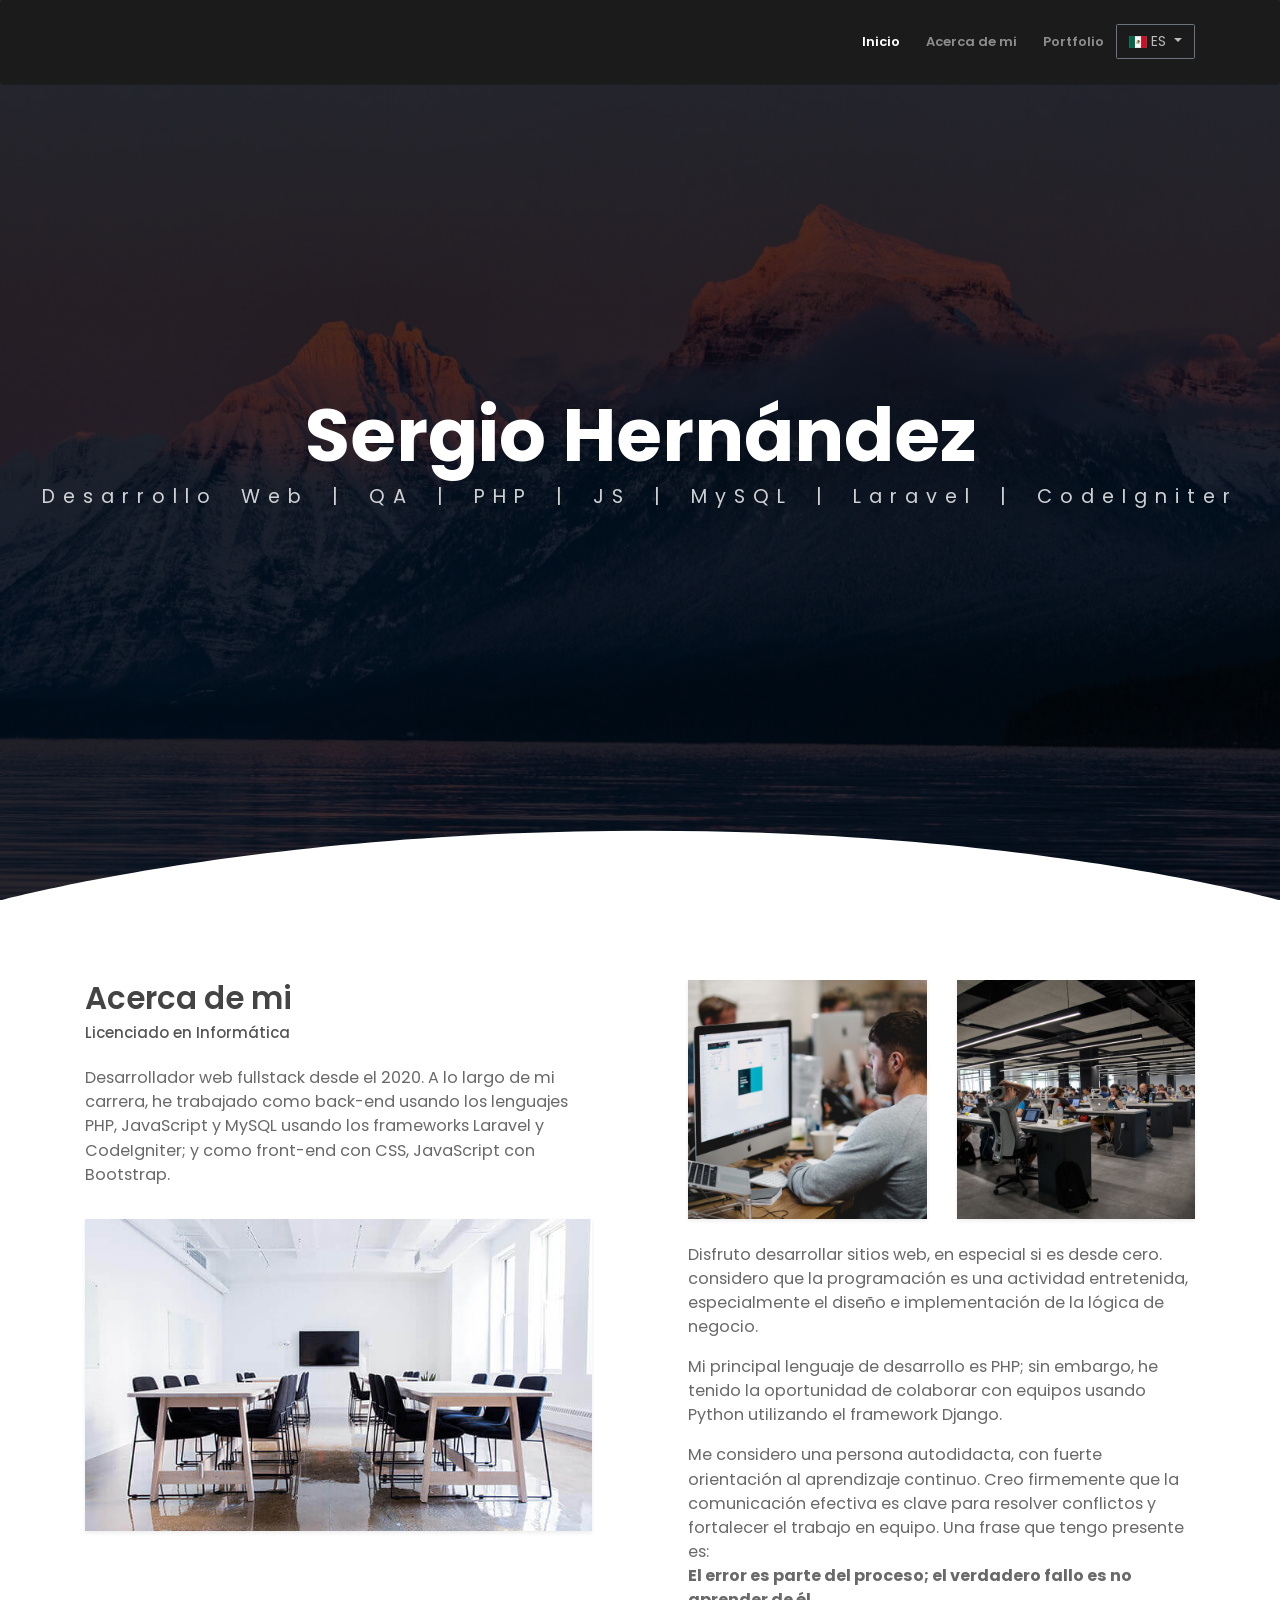
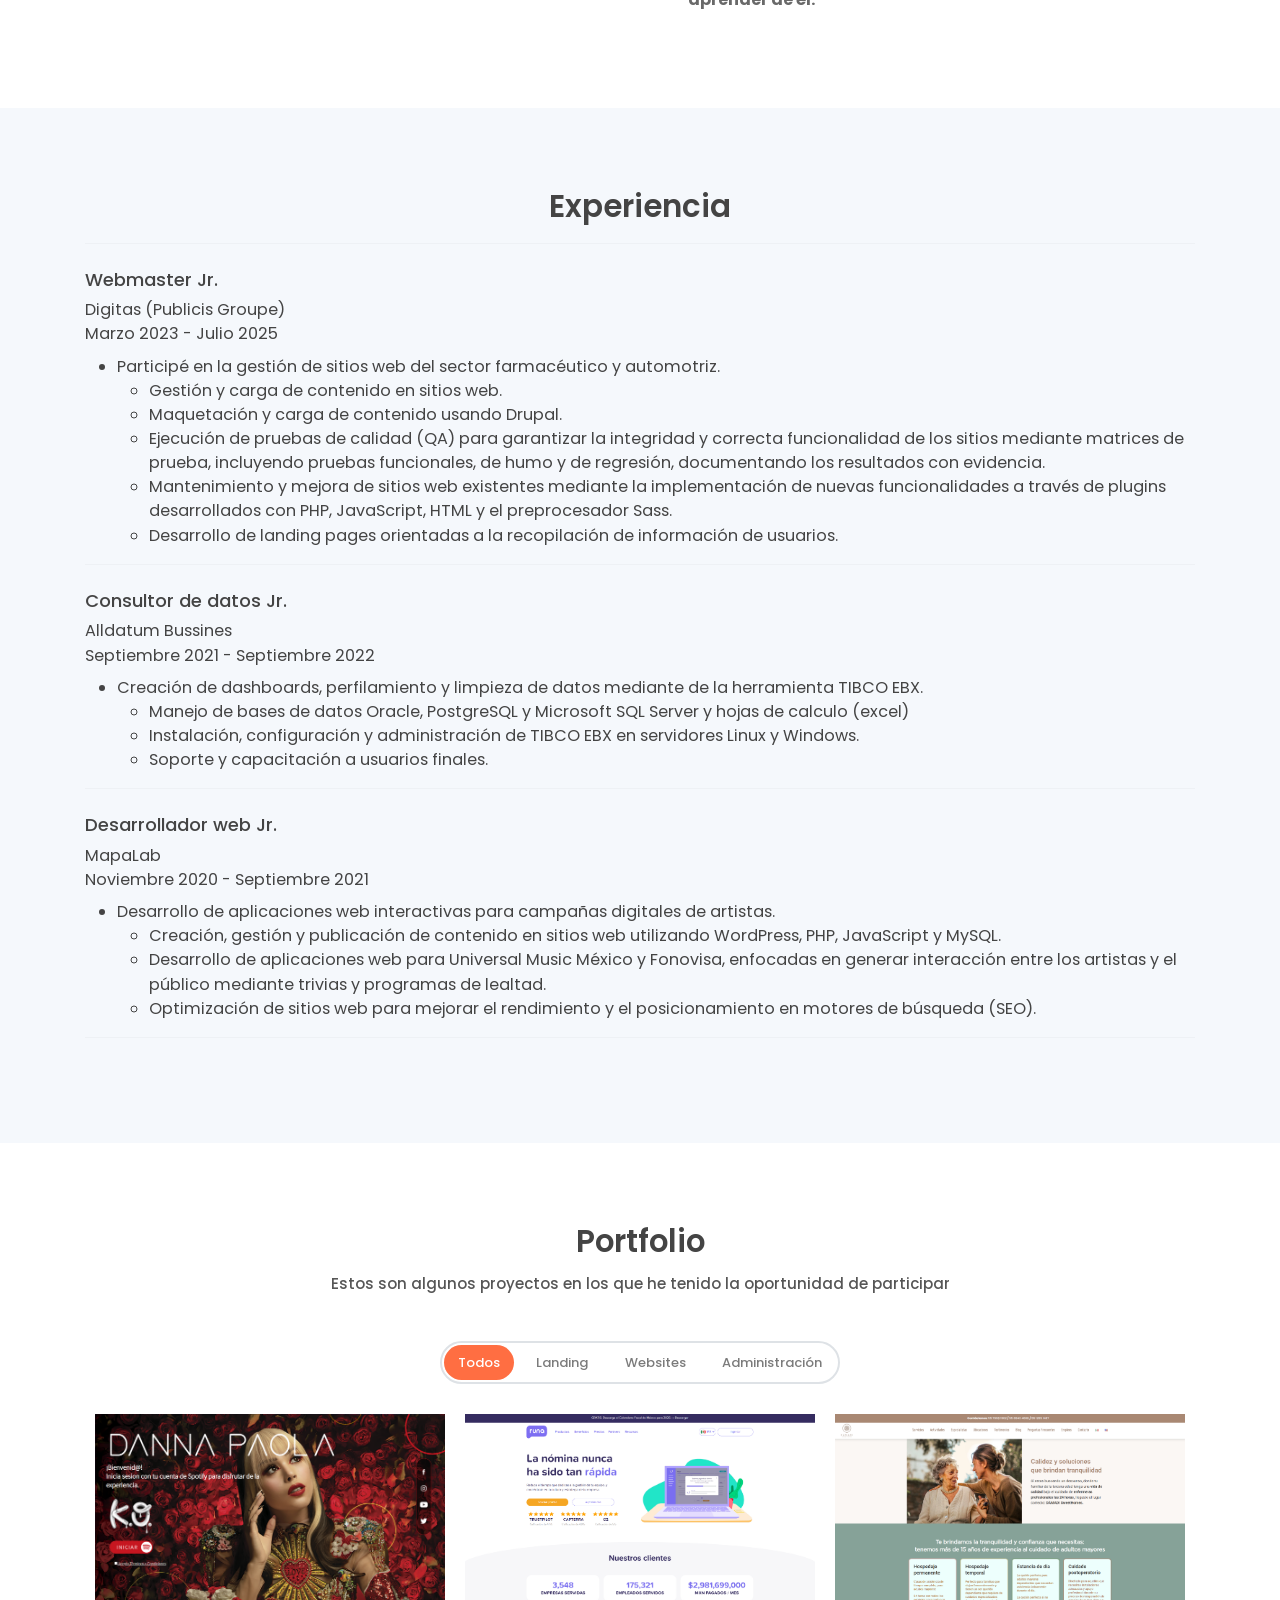
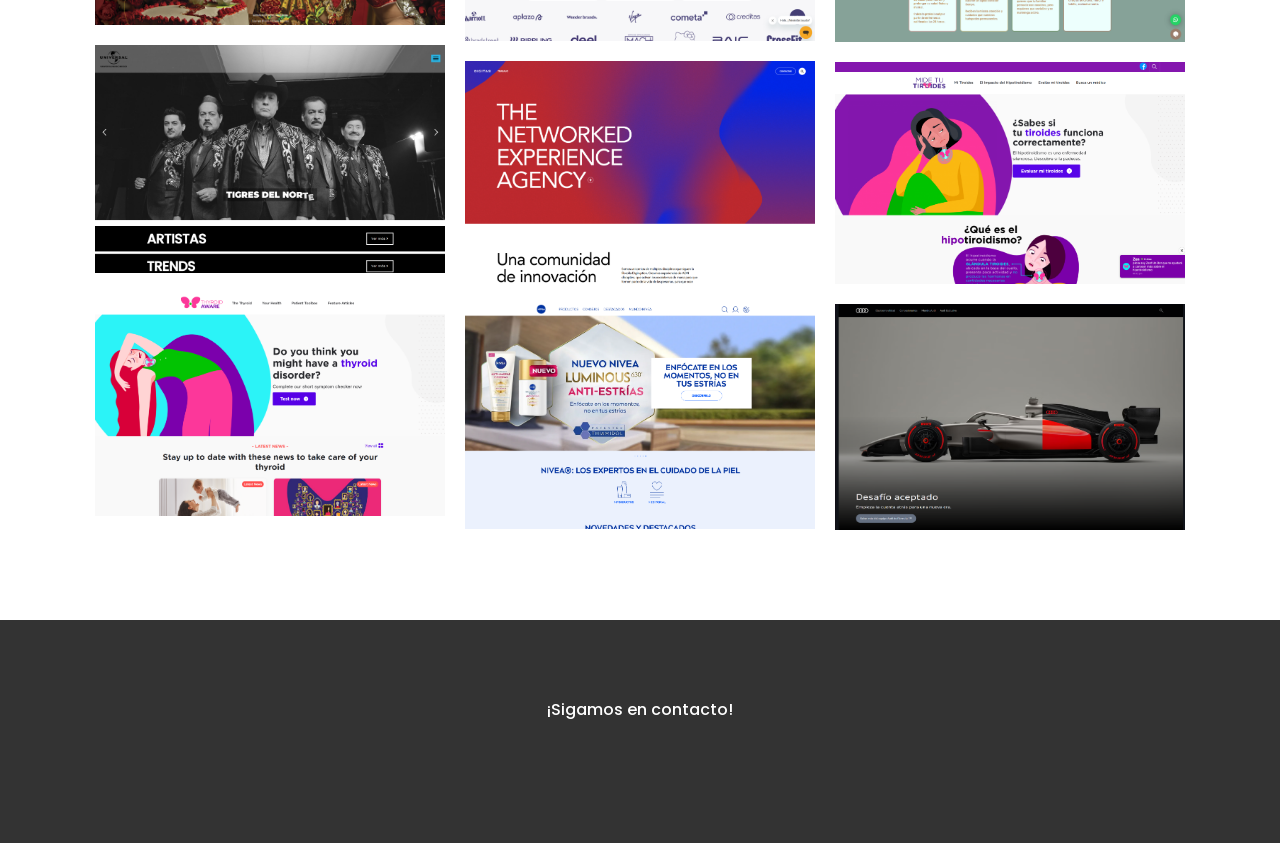
<file: index.html>
<!DOCTYPE html>
<html lang="es">

<head>
    <meta charset="utf-8">
    <meta name="viewport" content="width=device-width, initial-scale=1, shrink-to-fit=no">
    <link rel="icon" href="./assets/img/icon.png">

    <meta name="description" content="Start your development with LeadMark landing page.">
    <title>Sergio Hernández</title>
    <!-- font icons -->
    <link rel="stylesheet" href="assets/vendors/themify-icons/css/themify-icons.css">
    <!-- Bootstrap + LeadMark main styles -->
    <link href="https://cdn.jsdelivr.net/npm/bootstrap@5.3.8/dist/css/bootstrap.min.css" rel="stylesheet"
        integrity="sha384-sRIl4kxILFvY47J16cr9ZwB07vP4J8+LH7qKQnuqkuIAvNWLzeN8tE5YBujZqJLB" crossorigin="anonymous">
    <link rel="stylesheet" href="assets/css/leadmark.css">
    <!-- icons -->
    <link href="https://cdn.lineicons.com/5.1/line/lineicons.css" rel="stylesheet" />

</head>

<body data-spy="scroll" data-target=".navbar" data-offset="40" id="home">

    <!-- page Navigation -->
    <nav class="navbar navbar-dark bg-dark rounded shadow navbar-expand-md fixed-top" data-spy="affix"
        data-offset-top="10">

        <div class="container">
            <button class="navbar-toggler ml-auto" type="button" data-toggle="collapse"
                data-target="#navbarSupportedContent" aria-controls="navbarSupportedContent" aria-expanded="false"
                aria-label="Toggle navigation">
                <span class="navbar-toggler-icon"></span>
            </button>
            <div class="collapse navbar-collapse" id="navbarSupportedContent">
                <ul class="navbar-nav ml-auto">
                    <li class="nav-item">
                        <a class="nav-link" href="#home">Inicio</a>
                    </li>
                    <li class="nav-item">
                        <a class="nav-link" href="#about">Acerca de mi</a>
                    </li>
                    <li class="nav-item">
                        <a class="nav-link" href="#portfolio">Portfolio</a>
                    </li>
                    <li>
                        <div class="dropdown d-inline-block">
                            <a class="btn btn-outline-secondary dropdown-toggle" href="#" role="button"
                                id="dropdownMenuLink" data-toggle="dropdown" aria-haspopup="true" aria-expanded="false">
                                <img src="./assets/img/icons/es.png" class="flag" alt="Español"> ES
                            </a>
                            <div class="dropdown-menu" aria-labelledby="dropdownMenuLink">
                                <a class="dropdown-item" href="./en.html">
                                    <img src="./assets/img/icons/en.png" class="flag" alt="Inglés"> EN
                                </a>
                            </div>
                        </div>
                    </li>
                </ul>
            </div>
        </div>
    </nav>
    <!-- End Of Second Navigation -->

    <!-- Page Header -->
    <header id="home" class="header">
        <div class="overlay">
            <h1 class="title mb-1">Sergio Hernández</h1>
            <h1 class="subtitle">Desarrollo Web | QA | PHP | JS | MySQL | Laravel | CodeIgniter </h1>

        </div>
        <div class="shape">
            <svg viewBox="0 0 1500 200">
                <path
                    d="m 0,240 h 1500.4828 v -71.92164 c 0,0 -286.2763,-81.79324 -743.19024,-81.79324 C 300.37862,86.28512 0,168.07836 0,168.07836 Z" />
            </svg>
        </div>
    </header>
    <!-- End Of Page Header -->

    <!-- Service Section -->
    <!-- <section id="service" class="section pt-0">
        <div class="container">
            <h6 class="section-title text-center">Our Service</h6>
            <h6 class="section-subtitle text-center mb-5 pb-3">Voluptates architecto provident deserunt.</h6>

            <div class="row">
                <div class="col-md-4">
                    <div class="card mb-4 mb-md-0">
                        <div class="card-body">
                            <small class="text-primary font-weight-bold">01</small>
                            <h5 class="card-title mt-3"> Beatae quo <h5>
                                    <p class="mb-0">Lorem ipsum dolor sit amet, cquasi cupiditate voluptate debitis
                                        saepe dolorem totam dolor repudiandae quo nihil, repellendus nesciunt ab fuga
                                        quae, minima reprehenderit sequi fugit.</p>
                        </div>
                    </div>
                </div>
                <div class="col-md-4">
                    <div class="card mb-4 mb-md-0">
                        <div class="card-body">
                            <small class="text-primary font-weight-bold">02</small>
                            <h5 class="card-title mt-3">Delectus Suscipit<h5>
                                    <p class="mb-0">Lorem ipsum dolor sit amet, cquasi cupiditate voluptate debitis
                                        saepe dolorem totam dolor repudiandae quo nihil, repellendus nesciunt ab fuga
                                        quae, minima reprehenderit sequi fugit.</p>
                        </div>
                    </div>
                </div>
                <div class="col-md-4">
                    <div class="card mb-4 mb-md-0">
                        <div class="card-body">
                            <small class="text-primary font-weight-bold">03</small>
                            <h5 class="card-title mt-3">Itaque harum<h5>
                                    <p class="mb-0">Lorem ipsum dolor sit amet, cquasi cupiditate voluptate debitis
                                        saepe dolorem totam dolor repudiandae quo nihil, repellendus nesciunt ab fuga
                                        quae, minima reprehenderit sequi fugit.</p>
                        </div>
                    </div>
                </div>
            </div>
        </div>
    </section> -->
    <!-- End OF Service Section -->

    <!-- About Section -->
    <section class="section" id="about">
        <div class="container">
            <div class="row justify-content-between">
                <div class="col-md-6 pr-md-5 mb-4 mb-md-0">
                    <h6 class="section-title mb-0">Acerca de mi</h6>
                    <h6 class="section-subtitle mb-4">Licenciado en Informática</h6>
                    <p>
                        Desarrollador web fullstack desde el 2020. A lo largo de mi carrera, he trabajado como back-end
                        usando los lenguajes PHP, JavaScript y MySQL usando los frameworks Laravel y CodeIgniter; y como
                        front-end con CSS, JavaScript con Bootstrap.
                    </p>
                    <img src="assets/imgs/about.jpg" alt="" class="w-100 mt-3 shadow-sm">
                </div>
                <div class="col-md-6 pl-md-5">
                    <div class="row">
                        <div class="col-6">
                            <img src="assets/imgs/about-1.jpg" alt="" class="w-100 shadow-sm">
                        </div>
                        <div class="col-6">
                            <img src="assets/imgs/about-2.jpg" alt="" class="w-100 shadow-sm">
                        </div>
                        <div class="col-12 mt-4">
                            <p>
                                Disfruto desarrollar sitios web, en especial si es desde cero. considero que la
                                programación es una actividad entretenida, especialmente el diseño e implementación de
                                la lógica de negocio.
                            </p>
                            <p>
                                Mi principal lenguaje de desarrollo es PHP; sin embargo, he tenido la oportunidad de
                                colaborar con equipos usando Python utilizando el framework Django.
                            </p>
                            <p>
                                Me considero una persona autodidacta, con fuerte orientación al aprendizaje continuo.
                                Creo firmemente que la comunicación efectiva es clave para resolver conflictos y
                                fortalecer el trabajo en equipo. Una frase que tengo presente es: <br>
                                <b>El error es parte del proceso; el verdadero fallo es no aprender de él.</b>
                            </p>
                        </div>
                    </div>
                </div>
            </div>
        </div>
    </section>
    <!-- End OF About Section -->

    <!-- Experience Section -->
    <section class="section" id="experience">
        <div class="container">
            <h6 class="section-title mb-0 text-center">Experiencia</h6>
            <hr>
            <!-- <table class="table table-borderless v-align-center">
                <tbody>
                    <tr>
                        <td>
                            <p class="font-weight-bold">
                                Webmaster Jr.
                            </p>
                            <span>Digitas (Publicis Groupe)</span><br>
                            <span class="text-muted">Marzo 2023 - Julio 2025</span>
                        </td>
                        <td>
                            <ul>
                                <li>Participé en la gestión de sitios web del sector farmacéutico y automotriz.</li>
                                <ul>
                                    <li>Gestión y carga de contenido en sitios web.</li>
                                    <li>Realicé la evaluación para asegurar la calidad y buena experiencia de los sitios
                                        web creando matrices de prueba, ejecución de pruebas, funcionales, de humo y
                                        regresión, ademas de crear documentación con evidencias.</li>
                                    <li>Mantenimiento a sitios web existentes que consistian en agregar funciones nuevas
                                        a traves de plugins usando PHP, JavaScript, HTML y preprocesador Sass.</li>
                                    <li>Creación de landings pages para recopilación de información.</li>
                                </ul>
                            </ul>
                        </td>
                    </tr>
                    <tr>
                        <td>
                            <p class="font-weight-bold">
                                Consultor de datos Jr.
                            </p>
                            <span>Alldatum Bussines</span><br>
                            <span class="text-muted">Septiembre 2021 - Septiembre 2022</span>
                        </td>
                        <td>
                            <ul>
                                <li>Creación de dashboards, perfilamiento y limpieza de datos a través de la herramienta
                                    TIBCO EBX.</li>
                                <ul>
                                    <li>Manejo de bases de datos Oracle, PostgreSQL y Microsoft SQL Server y documentos
                                        Excel</li>
                                    <li>Instalación y gestión de TIBCO EBX en servidores Linux y Windows.</li>
                                    <li>Soporte y capacitación al usuario final.</li>
                                </ul>
                                </li>
                            </ul>
                        </td>
                    </tr>
                    <tr>
                        <td>
                            <p class="font-weight-bold">
                                Desarrollador web Jr.
                            </p>
                            <span>MapaLab</span><br>
                            <span class="text-muted">Noviembre 2020 - Septiembre 2021</span>
                        </td>
                        <td>
                            <ul>
                                <li>Desarrollo de landings pages interactivas que consistian en trivias y dinámicas para
                                    Universal Music México y Fonovisa usando Laravel y JavaScript vanilla.</li>
                                <li>Propuestas de diseño para landing pages usando Adobe XD.</li>
                                <li>Implementación de bases de datos en MySQL y MariaDB.</li>
                                <li>Desarrollo de sitios web escalables.</li>
                                <li>Lideré la fase inicial de desarrollo para el sitio web de Universal Music México
                                </li>
                            </ul>
                        </td>
                    </tr>
                </tbody>
            </table> -->
            <div class="my-2">
                <div class="mb-2">
                    <h5>Webmaster Jr.</h5>
                    <span> Digitas (Publicis Groupe)
                        <br>Marzo 2023 - Julio 2025
                    </span>
                </div>
                <ul>
                    <li>Participé en la gestión de sitios web del sector farmacéutico y automotriz.</li>
                    <ul>
                        <li>Gestión y carga de contenido en sitios web.</li>
                        <li>Maquetación y carga de contenido usando Drupal.</li>
                        <li>Ejecución de pruebas de calidad (QA) para garantizar la integridad y correcta funcionalidad
                            de los sitios mediante matrices de prueba, incluyendo pruebas funcionales, de humo y de
                            regresión, documentando los resultados con evidencia.</li>
                        <li>Mantenimiento y mejora de sitios web existentes mediante la implementación de nuevas
                            funcionalidades a través de plugins desarrollados con PHP, JavaScript, HTML y el
                            preprocesador Sass.</li>
                        <li>Desarrollo de landing pages orientadas a la recopilación de información de usuarios.</li>
                    </ul>
                </ul>
            </div>
            <hr>
            <div class="my-2">
                <div class="mb-2">
                    <h5>Consultor de datos Jr.</h5>
                    <span> Alldatum Bussines
                        <br>Septiembre 2021 - Septiembre 2022
                    </span>
                </div>
                <ul>
                    <li>Creación de dashboards, perfilamiento y limpieza de datos mediante de la herramienta
                        TIBCO EBX.</li>
                    <ul>
                        <li>Manejo de bases de datos Oracle, PostgreSQL y Microsoft SQL Server y hojas de calculo
                            (excel)</li>
                        <li>Instalación, configuración y administración de TIBCO EBX en servidores Linux y Windows.</li>
                        <li>Soporte y capacitación a usuarios finales.</li>
                    </ul>
                </ul>
            </div>
            <hr>
            <div class="">
                <div class="mb-2">
                    <h5>Desarrollador web Jr.</h5>
                    <span>MapaLab
                        <br>Noviembre 2020 - Septiembre 2021
                    </span>
                </div>
                <ul>
                    <li>Desarrollo de aplicaciones web interactivas para campañas digitales de artistas.</li>
                    <ul>
                        <li>Creación, gestión y publicación de contenido en sitios web utilizando WordPress, PHP,
                            JavaScript y MySQL.</li>
                        <li>Desarrollo de aplicaciones web para Universal Music México y Fonovisa, enfocadas en generar
                            interacción entre los artistas y el público mediante trivias y programas de lealtad.</li>
                        <li>Optimización de sitios web para mejorar el rendimiento y el posicionamiento en motores de
                            búsqueda (SEO).</li>
                    </ul>
                </ul>
            </div>
            <hr>
        </div>
    </section>
    <!-- End of Experience Section -->

    <!-- Skills Section -->
    <!-- <section class="section" id="skills">
        <div class="container">
            <h6 class="section-title text-center mb-0">Skills</h6>
            <div class="row">
                <div class="col-md-4 mx-auto my-2">
                    <div class="card">
                        <div class="card-body">
                            <img class="mr-3 img-fluid" src="assets/imgs/avatar.jpg" alt="">
                        </div>
                    </div>
                </div>
                <div class="col-md-4 mx-auto my-2">
                    <div class="card">
                        <div class="card-body">
                            <img class="mr-3 img-fluid" src="assets/imgs/avatar-1.jpg" alt="">
                        </div>
                    </div>
                </div>
                <div class="col-md-4 mx-auto my-2">
                    <div class="card">
                        <div class="card-body">
                            <img class="mr-3 img-fluid" src="assets/imgs/avatar-2.jpg" alt="">
                        </div>
                    </div>
                </div>
                <div class="col-md-4 mx-auto my-2">
                    <div class="card">
                        <div class="card-body">
                            <img class="mr-3 img-fluid" src="assets/imgs/avatar-1.jpg" alt="">
                        </div>
                    </div>
                </div>
                <div class="col-md-4 mx-auto my-2">
                    <div class="card">
                        <div class="card-body">
                            <img class="mr-3 img-fluid" src="assets/imgs/avatar-2.jpg" alt="">
                        </div>
                    </div>
                </div>
            </div>
        </div>
    </section> -->
    <!-- End of Skills Section -->

    <!-- Portfolio Section -->
    <section id="portfolio" class="section portfolio-section">
        <div class="container">
            <h6 class="section-title text-center">Portfolio</h6>
            <h6 class="section-subtitle mb-5 text-center">Estos son algunos proyectos en los que he tenido la
                oportunidad de participar</h6>
            <div class="filters">
                <a href="#" data-filter=".all" class="active">
                    Todos
                </a>
                <a href="#" data-filter=".landing">
                    Landing
                </a>
                <a href="#" data-filter=".web">
                    Websites
                </a>
                <a href="#" data-filter=".managment">
                    Administración
                </a>
            </div>
            <div class="portfolio-container" id="container">

            </div>
        </div>
    </section>
    <!-- End of Portfolio section -->




    <!-- Page Footer -->
    <footer>
        <section class="section has-img-bg">
            <div class="container">
                <div class="text-center">
                    <h6>¡Sigamos en contacto!</h6>
                    <a href="https://www.linkedin.com/in/sergio-hernández-cruz-95107a1a2/" target="_blank"
                        class="mx-1"><i class="lni lni-linkedin"></i></a>
                    <a href="https://github.com/Sergio021" target="_blank" class="mx-1"><i
                            class="lni lni-github"></i></a>
                    <a href="https://discord.com/users/879136389269168128" target="_blank" class="mx-1"><i
                            class="lni lni-discord"></i></a>
                    <a href="https://www.instagram.com/serch_rym/" target="_blank" class="mx-1"><i width="30px"
                            class="lni lni-instagram"></i></a>
                </div>

                <!-- <div class="row align-items-center">
                    <div class="col-md-5 my-3">
                        <h6 class="mb-0">Phone</h6>
                        <p class="mb-4">+ 123-456-7890</p>

                        <h6 class="mb-0">Address</h6>
                        <p class="mb-4">12345 Fake ST NoWhere AB Country</p>

                        <h6 class="mb-0">Email</h6>
                        <p class="mb-0">info@website.com</p>
                        <p></p>
                    </div>
                    <div class="col-md-7">
                        <form>
                            <h4 class="mb-4">Drop Us A Line</h4>
                            <div class="form-row">
                                <div class="form-group col-sm-4">
                                    <input type="text" class="form-control text-white rounded-0 bg-transparent"
                                        name="name" placeholder="Name">
                                </div>
                                <div class="form-group col-sm-4">
                                    <input type="email" class="form-control text-white rounded-0 bg-transparent"
                                        name="Email" placeholder="Email">
                                </div>
                                <div class="form-group col-sm-4">
                                    <input type="text" class="form-control text-white rounded-0 bg-transparent"
                                        name="subject" placeholder="Subject">
                                </div>
                                <div class="form-group col-12">
                                    <textarea name="message" id="" cols="30" rows="4"
                                        class="form-control text-white rounded-0 bg-transparent"
                                        placeholder="Message"></textarea>

                                </div>
                                <div class="form-group col-12 mb-0">
                                    <button type="submit" class="btn btn-primary rounded w-md mt-3">Send</button>
                                </div>
                            </div>
                        </form>
                    </div>
                </div> -->
            </div>
        </section>
    </footer>
    <!-- End of Page Footer -->

    <!-- Modal -->
    <div class="modal fade" id="modal" tabindex="-1" aria-labelledby="exampleModalLabel" aria-hidden="true">
        <div class="modal-dialog modal-dialog-centered modal-lg">
            <div class="modal-content pt-3">
                <div class="modal-body">
                    <div class="row">
                        <div class="col-lg-6 align-items-center justify-content-center">
                            <div class="modal-img">
                                <img id="modalImage" src="./assets/img/danna-book.png" width="100%"
                                    alt="Danna Paola Flipbook">
                            </div>
                        </div>
                        <div class="col-lg-6">
                            <h3 id="modalTitle"></h3>
                            <span class="badge badge-secondary" id="modalType"></span>
                            <p class="description" id="modalDescription"></p>
                            <p id="modalTech" class="text-primary"></p>
                        </div>
                    </div>
                </div>
                <div class="modal-footer align-items-center justify-content-center">
                    <button type="button" class="btn btn-secondary" data-dismiss="modal">Cerrar</button>
                    <a id="modalUrl" target="_blank" class="btn btn-primary">Visitar sitio</a>
                </div>
            </div>
        </div>
    </div>

    <!-- core  -->
    <script src="assets/vendors/jquery/jquery-3.4.1.js"></script>
    <script src="assets/vendors/bootstrap/bootstrap.bundle.js"></script>

    <!-- bootstrap 3 affix -->
    <script src="assets/vendors/bootstrap/bootstrap.affix.js"></script>

    <!-- Isotope -->
    <script src="assets/vendors/isotope/isotope.pkgd.js"></script>

    <!-- LeadMark js -->
    <script src="assets/js/leadmark.js"></script>

    <!-- fontawesome -->

</body>

</html>
</file>
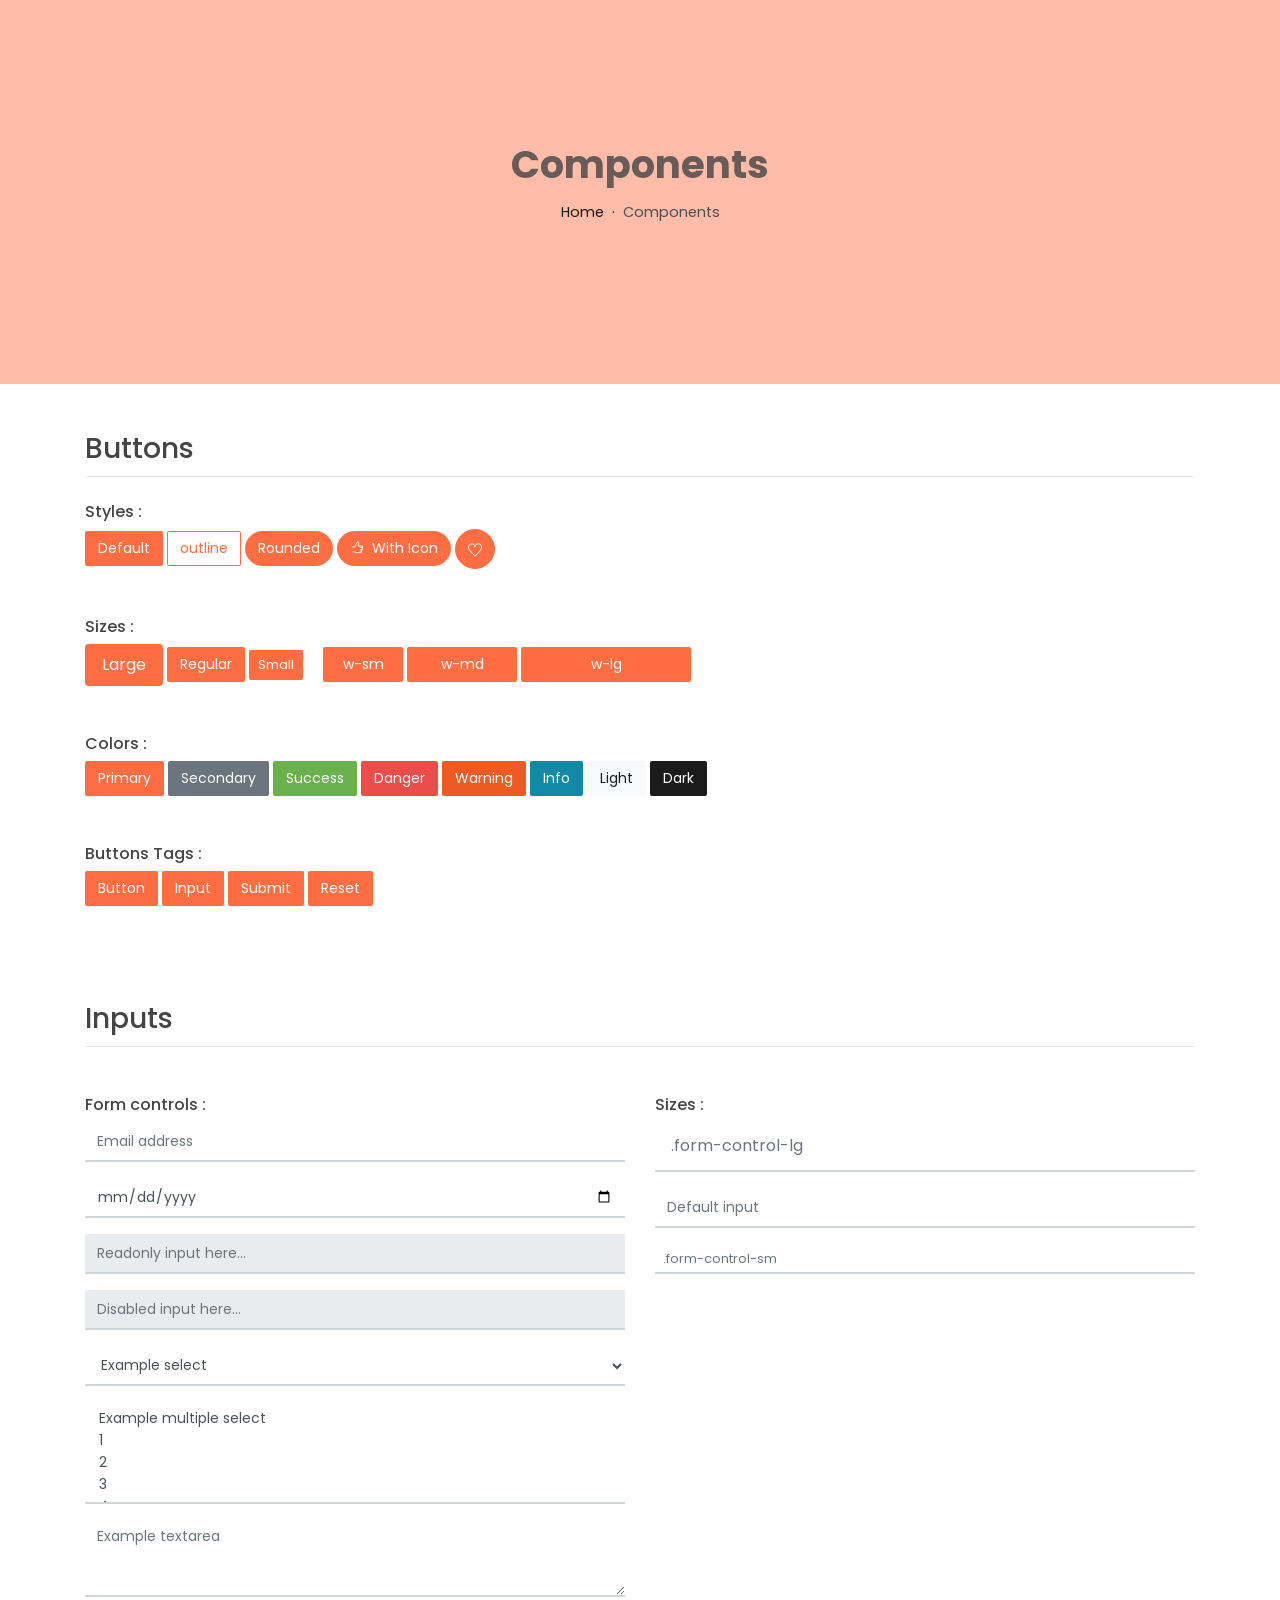
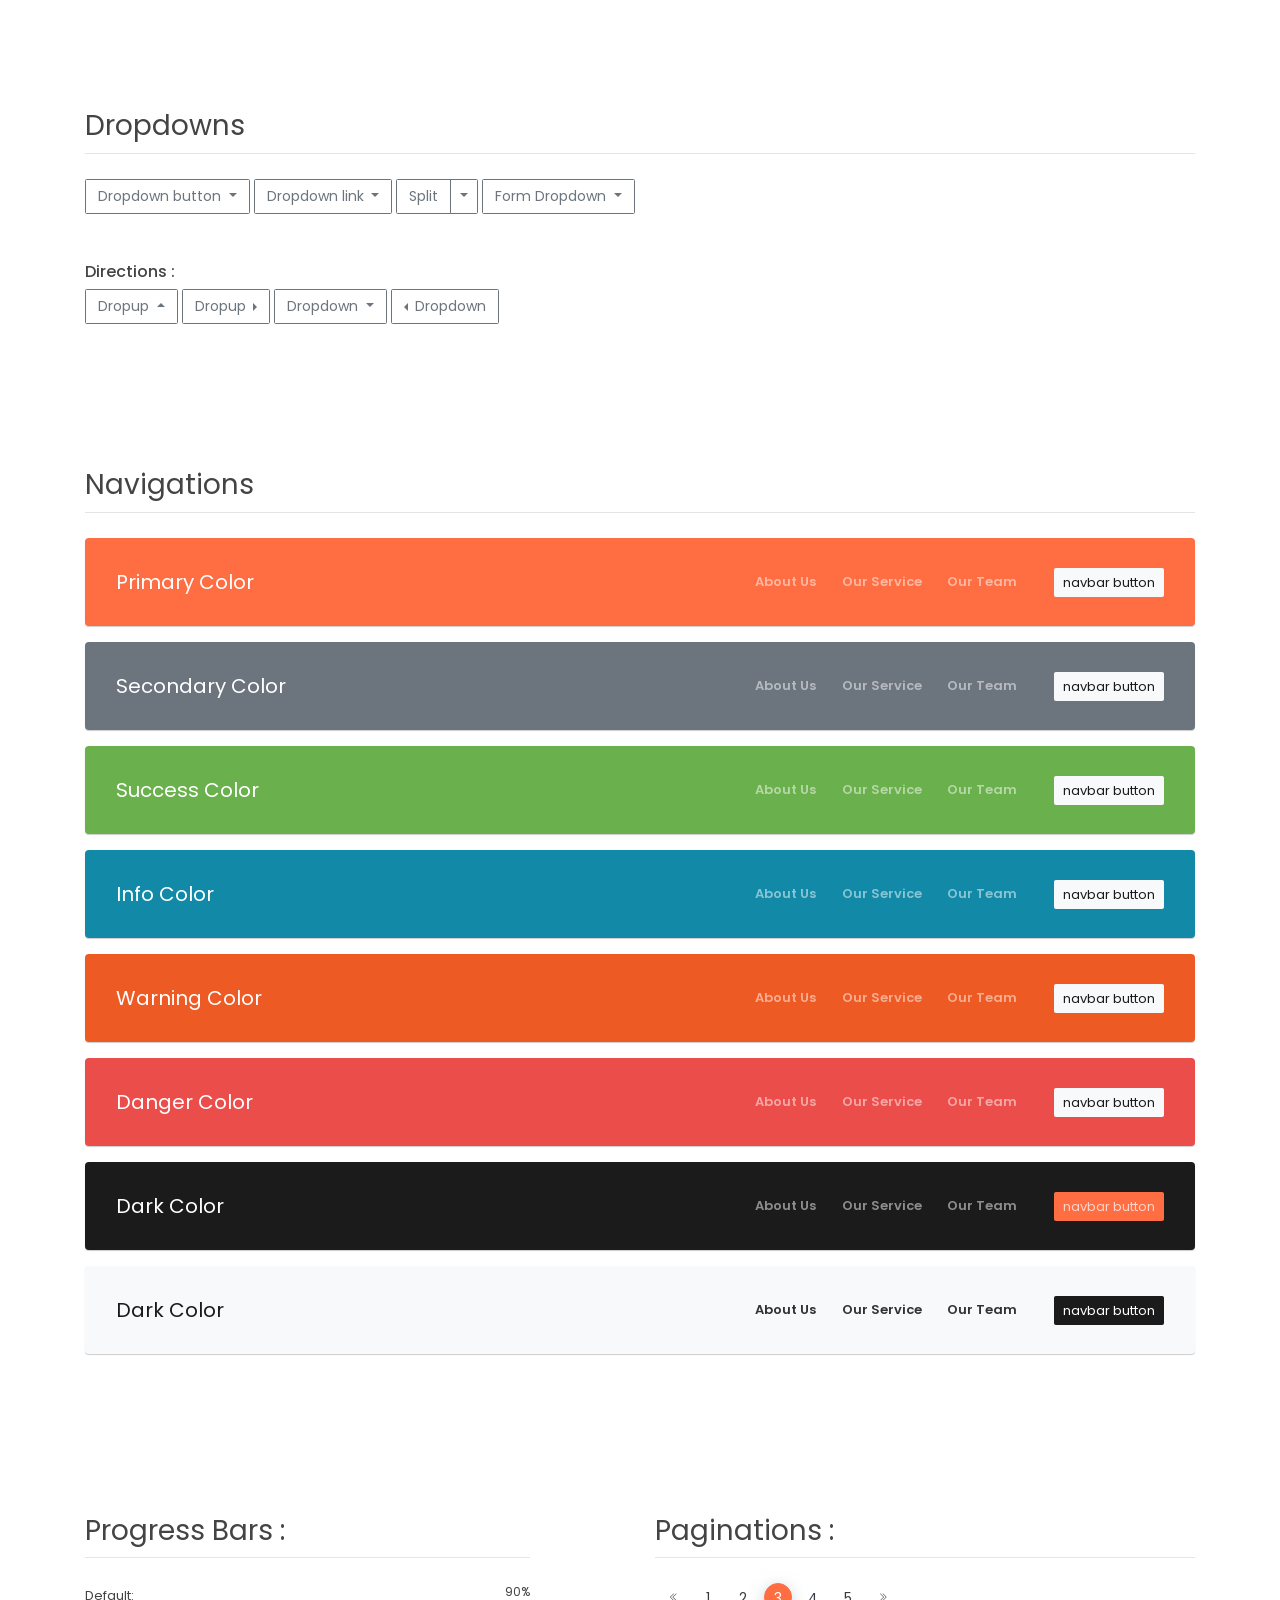
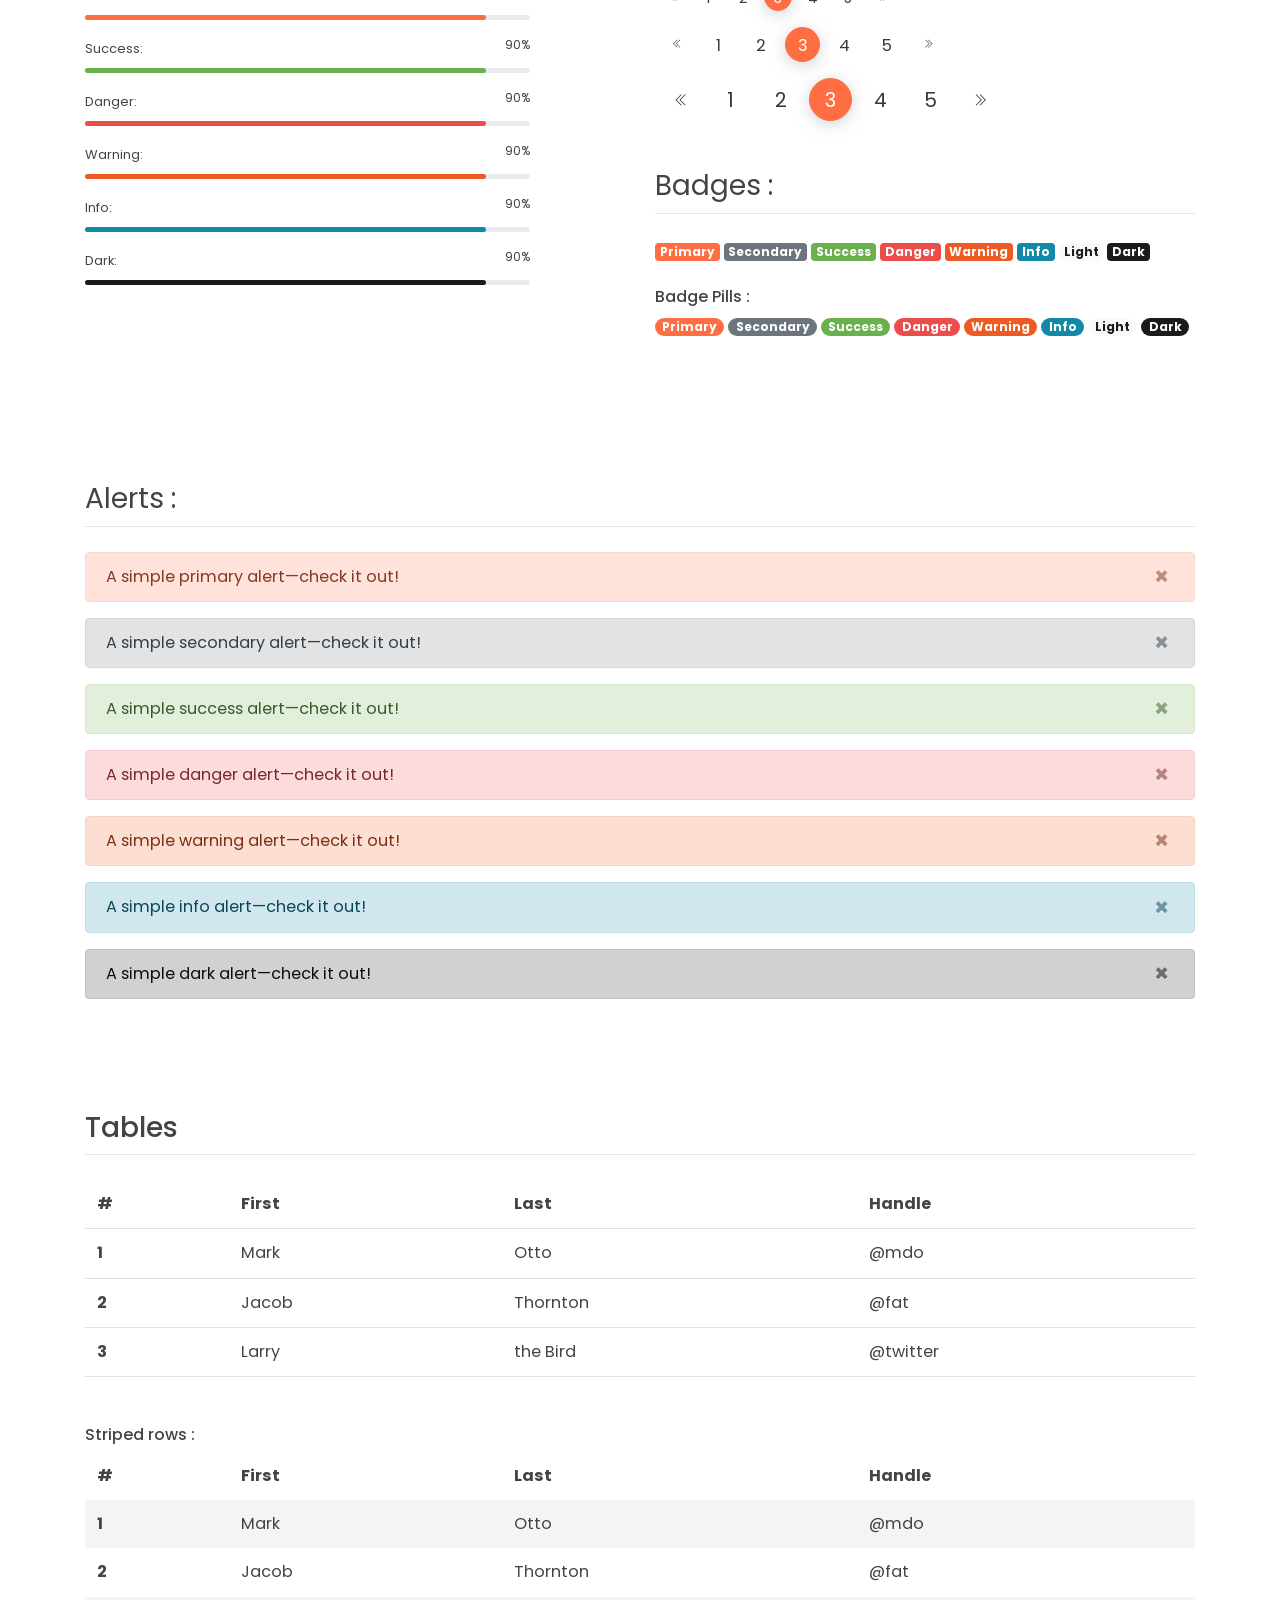
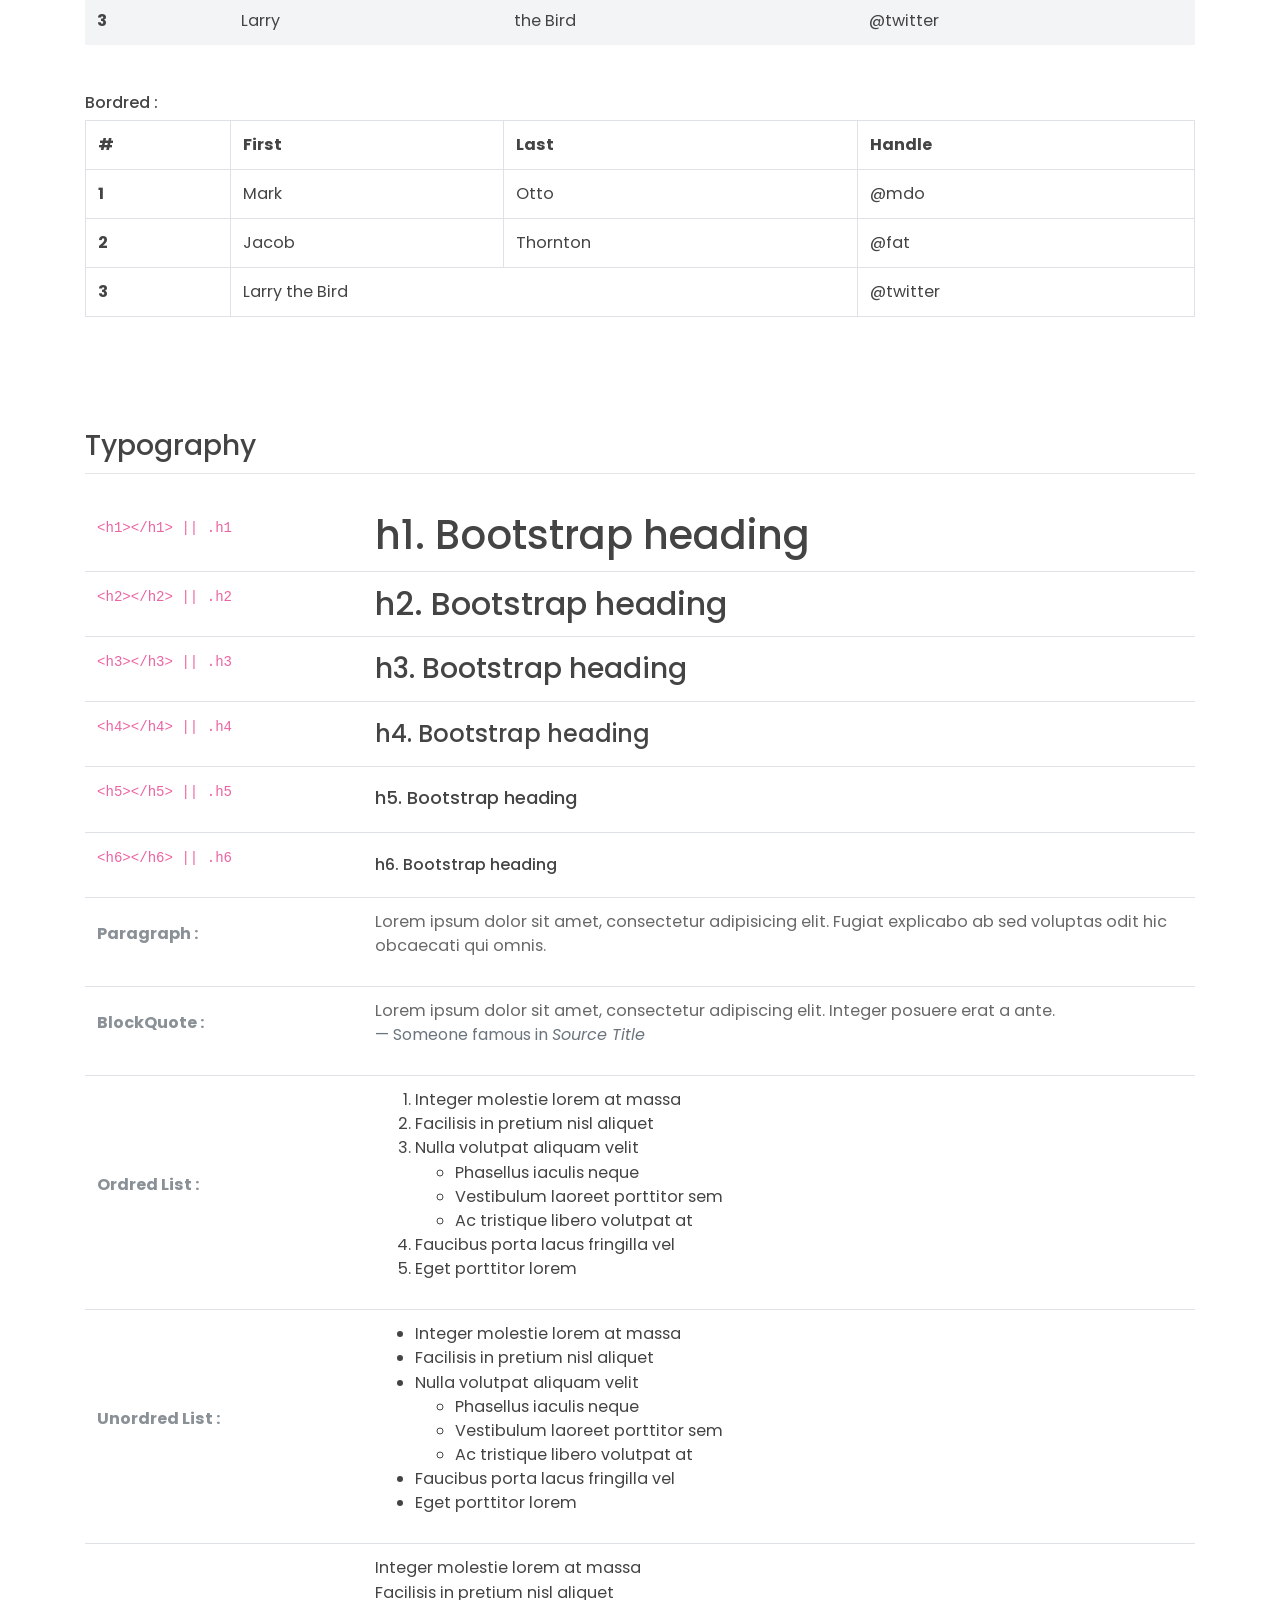
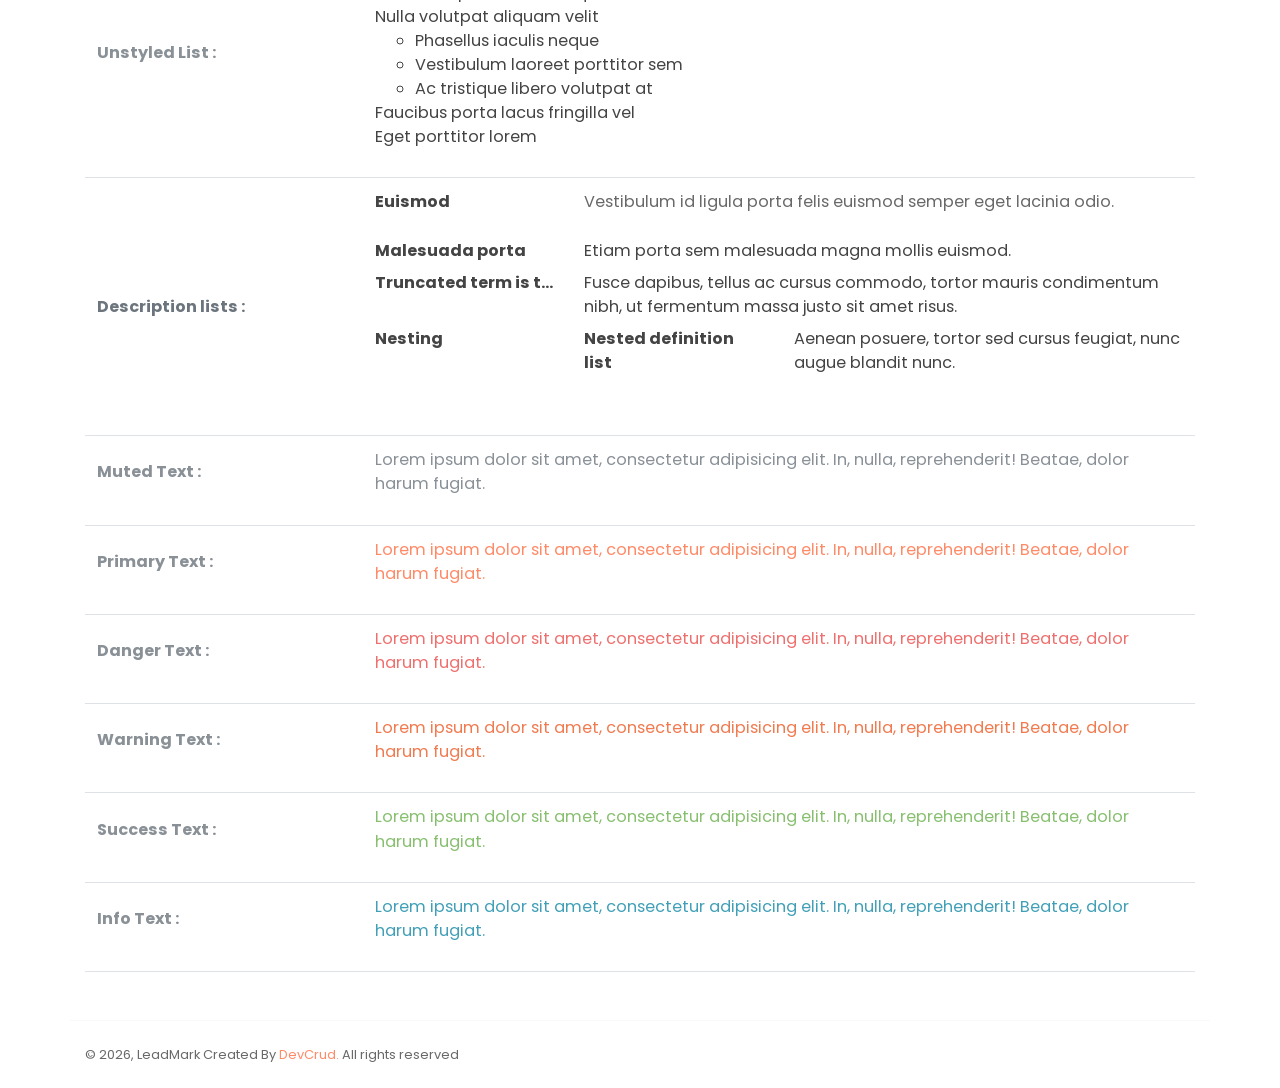
<file: components.html>
<!DOCTYPE html>
<html lang="en">
<head>
   <meta charset="utf-8">
    <meta name="viewport" content="width=device-width, initial-scale=1, shrink-to-fit=no">
    <meta name="description" content="Start your development with LeadMark landing page.">
    <meta name="author" content="Devcrud">
    <title>LeadMark Landing page | Components</title>
   <!-- font icons -->
   <link rel="stylesheet" href="assets/vendors/themify-icons/css/themify-icons.css">
   <!-- Bootstrap + Steller  -->
   <link rel="stylesheet" href="assets/css/leadmark.css">
</head>
<body>

   <!-- Page Header -->
   <header class="header header-mini"> 
      <div class="header-title">Components</div> 
      <nav aria-label="breadcrumb">
         <ol class="breadcrumb">
            <li class="breadcrumb-item"><a href="/">Home</a></li>
            <li class="breadcrumb-item active" aria-current="page">Components</li>
         </ol>
      </nav>
   </header> <!-- End Of Page Header -->

   <!-- main content -->
   <div class="container">

      <!-- Buttons -->
      <h3 class="mt-5">Buttons</h3>
      <hr>
      <h6 class="section-secondary-title">Styles :</h6>
      <button class="btn btn-primary">Default</button>
      <button class="btn btn-outline-primary">outline</button>
      <button class="btn btn-primary rounded">Rounded</button>
      <button class="btn btn-primary rounded"><i class="ti-thumb-up pr-1"></i> With Icon</button>
      <button class="btn btn-primary circle"><i class="ti-heart"></i></button>

      <h6 class="section-secondary-title mt-5">Sizes :</h6>
      <button class="btn btn-primary btn-lg">Large</button>
      <button class="btn btn-primary ">Regular</button>
      <button class="btn btn-primary btn-sm">Small</button>
      <button class="btn btn-primary w-sm ml-3">w-sm</button>
      <button class="btn btn-primary w-md">w-md</button>
      <button class="btn btn-primary w-lg">w-lg</button>

      <h6 class="section-secondary-title mt-5">Colors :</h6>          
      <button type="button" class="btn btn-primary">Primary</button>
      <button type="button" class="btn btn-secondary">Secondary</button>
      <button type="button" class="btn btn-success">Success</button>
      <button type="button" class="btn btn-danger">Danger</button>
      <button type="button" class="btn btn-warning">Warning</button>
      <button type="button" class="btn btn-info">Info</button>
      <button type="button" class="btn btn-light">Light</button>
      <button type="button" class="btn btn-dark">Dark</button>

      <h6 class="section-secondary-title mt-5">Buttons Tags :</h6>
      <button class="btn btn-primary" type="submit">Button</button>
      <input class="btn btn-primary" type="button" value="Input">
      <input class="btn btn-primary" type="submit" value="Submit">
      <input class="btn btn-primary" type="reset" value="Reset">
      
      <!-- devider -->
      <div class="py-5"></div>

      <!-- Inputs -->
      <h3>Inputs</h3>
      <hr>
      <div class="row mt-5">
         <div class="col-md-6">
            <h6 class="section-secondary-title">Form controls :</h6>        
            <div class="form-group">
               <input type="email" class="form-control" id="exampleFormControlInput1" placeholder="Email address">
            </div>
            <div class="form-group">
               <input type="date" class="form-control" id="exampleFormControlInput1" placeholder="Date">
            </div>
            <div class="form-group">
               <input class="form-control" type="text" placeholder="Readonly input here…" readonly>
            </div>
            <div class="form-group">
               <input class="form-control" id="disabledInput" type="text" placeholder="Disabled input here..." disabled>
            </div>
            <div class="form-group">
               <select class="form-control" id="exampleFormControlSelect1">
                  <option>Example select</option>
                  <option>1</option>
                  <option>2</option>
                  <option>3</option>
                  <option>4</option>
                  <option>5</option>
               </select>
            </div>
            <div class="form-group">
               <select multiple class="form-control" id="exampleFormControlSelect2">
                  <option>Example multiple select</option>
                  <option>1</option>
                  <option>2</option>
                  <option>3</option>
                  <option>4</option>
                  <option>5</option>
               </select>
            </div>
            <div class="form-group">
               <textarea class="form-control" id="exampleFormControlTextarea1" rows="3" placeholder="Example textarea"></textarea>
            </div>
         </div>
         <div class="col-md-6">
            <h6 class="section-secondary-title">Sizes :</h6>    
            <div class="form-group">
               <input class="form-control form-control-lg" type="text" placeholder=".form-control-lg">             
            </div>
            <div class="form-group">
               <input class="form-control" type="text" placeholder="Default input">
            </div>
            <div class="form-group">
               <input class="form-control form-control-sm" type="text" placeholder=".form-control-sm"> 
            </div>
         </div>
      </div> <!-- end of inputs -->   

      <!-- devider -->
      <div class="py-5"></div>             

      <!-- Dropdowns -->
      <h3 class="components-section-title font-weight-normal">Dropdowns</h3>
      <hr>
      <div class="dropdown d-inline-block">
         <button class="btn btn-outline-secondary dropdown-toggle" type="button" id="dropdownMenuButton" data-toggle="dropdown" aria-haspopup="true" aria-expanded="false">
         Dropdown button
         </button>
         <div class="dropdown-menu" aria-labelledby="dropdownMenuButton">
         <a class="dropdown-item" href="#">Action</a>
         <a class="dropdown-item" href="#">Another action</a>
         <a class="dropdown-item" href="#">Something else here</a>
         </div>
      </div>
      <div class="dropdown d-inline-block">
         <a class="btn btn-outline-secondary dropdown-toggle" href="#" role="button" id="dropdownMenuLink" data-toggle="dropdown" aria-haspopup="true" aria-expanded="false">
            Dropdown link
         </a>
         <div class="dropdown-menu" aria-labelledby="dropdownMenuLink">
            <a class="dropdown-item" href="#">Action</a>
            <a class="dropdown-item" href="#">Another action</a>
            <a class="dropdown-item" href="#">Something else here</a>
         </div>
      </div>
      <div class="btn-group">
         <button type="button" class="btn btn-outline-secondary">Split</button>
         <button type="button" class="btn btn-outline-secondary dropdown-toggle dropdown-toggle-split" data-toggle="dropdown" aria-haspopup="true" aria-expanded="false">
         <span class="sr-only">Toggle Dropdown</span>
         </button>
         <div class="dropdown-menu">
            <a class="dropdown-item" href="#">Action</a>
            <a class="dropdown-item" href="#">Another action</a>
            <a class="dropdown-item" href="#">Something else here</a>
            <div class="dropdown-divider"></div>
            <a class="dropdown-item" href="#">Separated link</a>
         </div>
      </div>
      <div class="btn-group">
         <button class="btn btn-outline-secondary dropdown-toggle" type="button" id="dropdownMenuButton" data-toggle="dropdown" aria-haspopup="true" aria-expanded="false">
            Form Dropdown
         </button>
         <div class="dropdown-menu form">
            <form class="px-4 py-3">
               <div class="form-group">
                  <input type="email" class="form-control" id="exampleDropdownFormEmail1" placeholder="email@example.com">
               </div>
               <div class="form-group">
                  <input type="password" class="form-control" id="exampleDropdownFormPassword1" placeholder="Password">
               </div>
               <div class="form-check mb-3">
                  <input type="checkbox" class="form-check-input" id="dropdownCheck">
                  <label class="form-check-label" for="dropdownCheck">
                     Remember me
                  </label>
               </div>
               <button type="submit" class="btn btn-primary btn-block">Sign in</button>
            </form>
            <div class="dropdown-divider"></div>
            <a class="dropdown-item" href="#"><small>New around here? Sign up</small></a>
            <a class="dropdown-item" href="#"><small>Forgot password?</small></a>
         </div>
      </div>       
      <h6 class="section-secondary-title mt-5">Directions :</h6>  
      <div class="btn-group dropup">
         <button type="button" class="btn btn-outline-secondary dropdown-toggle" data-toggle="dropdown" aria-haspopup="true" aria-expanded="false">
            Dropup
         </button>
         <div class="dropdown-menu">
            <a class="dropdown-item" href="#">Action</a>
            <a class="dropdown-item" href="#">Another action</a>
            <a class="dropdown-item" href="#">Something else here</a>
            <div class="dropdown-divider"></div>
            <a class="dropdown-item" href="#">Separated link</a>
         </div>
      </div>
      <div class="btn-group dropright">
         <button type="button" class="btn btn-outline-secondary dropdown-toggle" data-toggle="dropdown" aria-haspopup="true" aria-expanded="false">
            Dropup
         </button>
         <div class="dropdown-menu">
            <a class="dropdown-item" href="#">Action</a>
            <a class="dropdown-item" href="#">Another action</a>
            <a class="dropdown-item" href="#">Something else here</a>
            <div class="dropdown-divider"></div>
            <a class="dropdown-item" href="#">Separated link</a>
         </div>
      </div>
      <div class="btn-group">
         <button type="button" class="btn btn-outline-secondary dropdown-toggle" data-toggle="dropdown" aria-haspopup="true" aria-expanded="false">
            Dropdown
         </button>
         <div class="dropdown-menu">
            <a class="dropdown-item" href="#">Action</a>
            <a class="dropdown-item" href="#">Another action</a>
            <a class="dropdown-item" href="#">Something else here</a>
            <div class="dropdown-divider"></div>
            <a class="dropdown-item" href="#">Separated link</a>
         </div>
      </div>
      <div class="btn-group dropleft">
         <button type="button" class="btn btn-outline-secondary dropdown-toggle" data-toggle="dropdown" aria-haspopup="true" aria-expanded="false">
            Dropdown
         </button>
         <div class="dropdown-menu">
            <a class="dropdown-item" href="#">Action</a>
            <a class="dropdown-item" href="#">Another action</a>
            <a class="dropdown-item" href="#">Something else here</a>
            <div class="dropdown-divider"></div>
            <a class="dropdown-item" href="#">Separated link</a>
         </div>
      </div> <!-- end of Dropdowns -->  

      <!-- devider -->
      <div class="py-5"></div>   

      <!-- navbars -->
      <h3 class="components-section-title font-weight-normal mt-5">Navigations</h3>
      <hr>
      <nav class="navbar navbar-expand-sm navbar-dark bg-primary rounded shadow mb-3">
         <div class="container">
            <a class="navbar-brand" href="#">Primary Color</a>
            <button class="navbar-toggler ml-auto" type="button" data-toggle="collapse" data-target="#navbarSupportedContent" aria-controls="navbarSupportedContent" aria-expanded="false" aria-label="Toggle navigation">
            <span class="navbar-toggler-icon"></span>
            </button>
            <div class="collapse navbar-collapse" id="navbarSupportedContent">
               <ul class="navbar-nav ml-auto"> 
                  <li class="nav-item">
                     <a class="nav-link" href="#about">About Us</a>
                  </li>
                  <li class="nav-item">
                     <a class="nav-link" href="#service">Our Service</a>
                  </li>
                  <li class="nav-item">
                     <a class="nav-link" href="#team">Our Team</a>
                  </li>
                  <li class="nav-item">
                     <a href="#book-table" class="ml-4 mt-1 btn btn-light btn-sm">navbar button</a>
                  </li>
               </ul>                       
            </div>
         </div>
      </nav>
      <nav class="navbar navbar-expand-sm navbar-dark bg-secondary rounded shadow mb-3">
         <div class="container">
            <a class="navbar-brand" href="#">Secondary Color</a>
            <button class="navbar-toggler ml-auto" type="button" data-toggle="collapse" data-target="#navbarSupportedContent" aria-controls="navbarSupportedContent" aria-expanded="false" aria-label="Toggle navigation">
            <span class="navbar-toggler-icon"></span>
            </button>
            <div class="collapse navbar-collapse" id="navbarSupportedContent">
               <ul class="navbar-nav ml-auto"> 
                  <li class="nav-item">
                     <a class="nav-link" href="#about">About Us</a>
                  </li>
                  <li class="nav-item">
                     <a class="nav-link" href="#service">Our Service</a>
                  </li>
                  <li class="nav-item">
                     <a class="nav-link" href="#team">Our Team</a>
                  </li>
                  <li class="nav-item">
                     <a href="#book-table" class="ml-4 mt-1 btn btn-light btn-sm">navbar button</a>
                  </li>
               </ul>                       
            </div>
         </div>
      </nav>
      <nav class="navbar navbar-expand-sm navbar-dark bg-success rounded shadow mb-3">
         <div class="container">
            <a class="navbar-brand" href="#">Success Color</a>
            <button class="navbar-toggler ml-auto" type="button" data-toggle="collapse" data-target="#navbarSupportedContent" aria-controls="navbarSupportedContent" aria-expanded="false" aria-label="Toggle navigation">
            <span class="navbar-toggler-icon"></span>
            </button>
            <div class="collapse navbar-collapse" id="navbarSupportedContent">
               <ul class="navbar-nav ml-auto"> 
                  <li class="nav-item">
                     <a class="nav-link" href="#about">About Us</a>
                  </li>
                  <li class="nav-item">
                     <a class="nav-link" href="#service">Our Service</a>
                  </li>
                  <li class="nav-item">
                     <a class="nav-link" href="#team">Our Team</a>
                  </li>
                  <li class="nav-item">
                     <a href="#book-table" class="ml-4 mt-1 btn btn-light btn-sm">navbar button</a>
                  </li>
               </ul>                       
            </div>
         </div>
      </nav>
      <nav class="navbar navbar-expand-sm navbar-dark bg-info rounded shadow mb-3">
         <div class="container">
            <a class="navbar-brand" href="#">Info Color</a>
            <button class="navbar-toggler ml-auto" type="button" data-toggle="collapse" data-target="#navbarSupportedContent" aria-controls="navbarSupportedContent" aria-expanded="false" aria-label="Toggle navigation">
            <span class="navbar-toggler-icon"></span>
            </button>
            <div class="collapse navbar-collapse" id="navbarSupportedContent">
               <ul class="navbar-nav ml-auto"> 
                  <li class="nav-item">
                     <a class="nav-link" href="#about">About Us</a>
                  </li>
                  <li class="nav-item">
                     <a class="nav-link" href="#service">Our Service</a>
                  </li>
                  <li class="nav-item">
                     <a class="nav-link" href="#team">Our Team</a>
                  </li>
                  <li class="nav-item">
                     <a href="#book-table" class="ml-4 mt-1 btn btn-light btn-sm">navbar button</a>
                  </li>
               </ul>                       
            </div>
         </div>
      </nav>
      <nav class="navbar navbar-expand-sm navbar-dark bg-warning rounded shadow mb-3">
         <div class="container">
            <a class="navbar-brand" href="#">Warning Color</a>
            <button class="navbar-toggler ml-auto" type="button" data-toggle="collapse" data-target="#navbarSupportedContent" aria-controls="navbarSupportedContent" aria-expanded="false" aria-label="Toggle navigation">
            <span class="navbar-toggler-icon"></span>
            </button>
            <div class="collapse navbar-collapse" id="navbarSupportedContent">
               <ul class="navbar-nav ml-auto"> 
                  <li class="nav-item">
                     <a class="nav-link" href="#about">About Us</a>
                  </li>
                  <li class="nav-item">
                     <a class="nav-link" href="#service">Our Service</a>
                  </li>
                  <li class="nav-item">
                     <a class="nav-link" href="#team">Our Team</a>
                  </li>
                  <li class="nav-item">
                     <a href="#book-table" class="ml-4 mt-1 btn btn-light btn-sm">navbar button</a>
                  </li>
               </ul>                       
            </div>
         </div>
      </nav>
      <nav class="navbar navbar-expand-sm navbar-dark bg-danger rounded shadow mb-3">
         <div class="container">
            <a class="navbar-brand" href="#">Danger Color</a>
            <button class="navbar-toggler ml-auto" type="button" data-toggle="collapse" data-target="#navbarSupportedContent" aria-controls="navbarSupportedContent" aria-expanded="false" aria-label="Toggle navigation">
            <span class="navbar-toggler-icon"></span>
            </button>
            <div class="collapse navbar-collapse" id="navbarSupportedContent">
               <ul class="navbar-nav ml-auto"> 
                  <li class="nav-item">
                     <a class="nav-link" href="#about">About Us</a>
                  </li>
                  <li class="nav-item">
                     <a class="nav-link" href="#service">Our Service</a>
                  </li>
                  <li class="nav-item">
                     <a class="nav-link" href="#team">Our Team</a>
                  </li>
                  <li class="nav-item">
                     <a href="#book-table" class="ml-4 mt-1 btn btn-light btn-sm">navbar button</a>
                  </li>
               </ul>                       
            </div>
         </div>
      </nav>
      <nav class="navbar navbar-expand-sm navbar-dark bg-dark rounded shadow mb-3">
         <div class="container">
            <a class="navbar-brand" href="#">Dark Color</a>
            <button class="navbar-toggler ml-auto" type="button" data-toggle="collapse" data-target="#navbarSupportedContent" aria-controls="navbarSupportedContent" aria-expanded="false" aria-label="Toggle navigation">
            <span class="navbar-toggler-icon"></span>
            </button>
            <div class="collapse navbar-collapse" id="navbarSupportedContent">
               <ul class="navbar-nav ml-auto"> 
                  <li class="nav-item">
                     <a class="nav-link" href="#about">About Us</a>
                  </li>
                  <li class="nav-item">
                     <a class="nav-link" href="#service">Our Service</a>
                  </li>
                  <li class="nav-item">
                     <a class="nav-link" href="#team">Our Team</a>
                  </li>
                  <li class="nav-item">
                     <a href="#book-table" class="ml-4 mt-1 btn btn-primary btn-sm">navbar button</a>
                  </li>
               </ul>                       
            </div>
         </div>
      </nav>
      <nav class="navbar navbar-expand-sm navbar-light bg-light rounded shadow mb-3">
         <div class="container">
            <a class="navbar-brand" href="#">Dark Color</a>
            <button class="navbar-toggler ml-auto" type="button" data-toggle="collapse" data-target="#navbarSupportedContent" aria-controls="navbarSupportedContent" aria-expanded="false" aria-label="Toggle navigation">
            <span class="navbar-toggler-icon"></span>
            </button>
            <div class="collapse navbar-collapse" id="navbarSupportedContent">
               <ul class="navbar-nav ml-auto"> 
                  <li class="nav-item">
                     <a class="nav-link" href="#about">About Us</a>
                  </li>
                  <li class="nav-item">
                     <a class="nav-link" href="#service">Our Service</a>
                  </li>
                  <li class="nav-item">
                     <a class="nav-link" href="#team">Our Team</a>
                  </li>
                  <li class="nav-item">
                     <a href="#book-table" class="ml-4 mt-1 btn btn-dark btn-sm">navbar button</a>
                  </li>
               </ul>                       
            </div>
         </div>
      </nav>
      <!-- End of navbars -->

      <!-- devider -->
      <div class="py-5"></div>   
      
      <!-- progress bars -->
      <div class="row justify-content-between">
         <div class="col-md-5">
            <h3 class="components-section-title font-weight-normal mt-5">Progress Bars :</h3>
            <hr>
            <small>Default: </small>
            <div class="progress mt-2 mb-3">
               <div class="progress-bar" role="progressbar" style="width: 90%" aria-valuenow="25" aria-valuemin="0" aria-valuemax="100"><span>90%</span></div>
            </div>
            <small>Success:</small>
            <div class="progress mt-2 mb-3">
               <div class="progress-bar bg-success" role="progressbar" style="width: 90%" aria-valuenow="25" aria-valuemin="0" aria-valuemax="100"><span>90%</span></div>
            </div>
            <small>Danger:</small>
            <div class="progress mt-2 mb-3">
               <div class="progress-bar bg-danger" role="progressbar" style="width: 90%" aria-valuenow="25" aria-valuemin="0" aria-valuemax="100"><span>90%</span></div>
            </div>
            <small>Warning:</small>
            <div class="progress mt-2 mb-3">
               <div class="progress-bar bg-warning" role="progressbar" style="width: 90%" aria-valuenow="25" aria-valuemin="0" aria-valuemax="100"><span>90%</span></div>
            </div>
            <small>Info:</small>
            <div class="progress mt-2 mb-3">
               <div class="progress-bar bg-info" role="progressbar" style="width: 90%" aria-valuenow="25" aria-valuemin="0" aria-valuemax="100"><span>90%</span></div>
            </div>
            <small>Dark:</small>
            <div class="progress mt-2 mb-3">
               <div class="progress-bar bg-dark" role="progressbar" style="width: 90%" aria-valuenow="25" aria-valuemin="0" aria-valuemax="100"><span>90%</span></div>
            </div>
         </div>
         <div class="col-md-6">
            <h3 class="components-section-title font-weight-normal mt-5">Paginations :</h3>
            <hr>
            <nav aria-label="Page navigation example">
               <ul class="pagination pagination-sm">
                  <li class="page-item"><a class="page-link" href="#"><i class="ti-angle-double-left"></i></a></li>
                  <li class="page-item"><a class="page-link" href="#">1</a></li>
                  <li class="page-item"><a class="page-link" href="#">2</a></li>
                  <li class="page-item active"><a class="page-link" href="#">3</a></li>
                  <li class="page-item"><a class="page-link" href="#">4</a></li>
                  <li class="page-item"><a class="page-link" href="#">5</a></li>
                  <li class="page-item"><a class="page-link" href="#"><i class="ti-angle-double-right"></i></a></li>
               </ul>
            </nav>
            <nav aria-label="Page navigation example">
               <ul class="pagination">
               <li class="page-item"><a class="page-link" href="#"><i class="ti-angle-double-left"></i></a></li>
                  <li class="page-item"><a class="page-link" href="#">1</a></li>
                  <li class="page-item"><a class="page-link" href="#">2</a></li>
                  <li class="page-item active"><a class="page-link" href="#">3</a></li>
                  <li class="page-item"><a class="page-link" href="#">4</a></li>
                  <li class="page-item"><a class="page-link" href="#">5</a></li>
                  <li class="page-item"><a class="page-link" href="#"><i class="ti-angle-double-right"></i></a></li>
               </ul>
            </nav>
            <nav aria-label="Page navigation example">
               <ul class="pagination pagination-lg">
                  <li class="page-item"><a class="page-link" href="#"><i class="ti-angle-double-left"></i></a></li>
                  <li class="page-item"><a class="page-link" href="#">1</a></li>
                  <li class="page-item"><a class="page-link" href="#">2</a></li>
                  <li class="page-item active"><a class="page-link" href="#">3</a></li>
                  <li class="page-item"><a class="page-link" href="#">4</a></li>
                  <li class="page-item"><a class="page-link" href="#">5</a></li>
                  <li class="page-item"><a class="page-link" href="#"><i class="ti-angle-double-right"></i></a></li>
               </ul>
            </nav>

            <!-- Badges -->
            <h3 class="components-section-title font-weight-normal mt-5">Badges :</h3>
            <hr>
            <span class="badge badge-primary">Primary</span>
            <span class="badge badge-secondary">Secondary</span>
            <span class="badge badge-success">Success</span>
            <span class="badge badge-danger">Danger</span>
            <span class="badge badge-warning">Warning</span>
            <span class="badge badge-info">Info</span>
            <span class="badge badge-light">Light</span>
            <span class="badge badge-dark">Dark</span>
            <h6 class="section-secondary-title mt-4 mb-2">Badge Pills :</h6>
            <span class="badge badge-pill badge-primary">Primary</span>
            <span class="badge badge-pill badge-secondary">Secondary</span>
            <span class="badge badge-pill badge-success">Success</span>
            <span class="badge badge-pill badge-danger">Danger</span>
            <span class="badge badge-pill badge-warning">Warning</span>
            <span class="badge badge-pill badge-info">Info</span>
            <span class="badge badge-pill badge-light">Light</span>
            <span class="badge badge-pill badge-dark">Dark</span>
         </div>
      </div> <!-- End of Progress bars -->

      <!-- devider -->
      <div class="py-5"></div>  

      <!-- Alerts -->
      <h3 class="components-section-title font-weight-normal mt-5">Alerts :</h3>
      <hr>
      <div class="alert alert-primary alert-dismissible fade show" role="alert">
         A simple primary alert—check it out!
         <button type="button" class="close" data-dismiss="alert" aria-label="Close">
            <span aria-hidden="true">&times;</span>
         </button>
      </div>
      <div class="alert alert-secondary alert-dismissible fade show" role="alert">
         A simple secondary alert—check it out!
         <button type="button" class="close" data-dismiss="alert" aria-label="Close">
            <span aria-hidden="true">&times;</span>
         </button>
      </div>
      <div class="alert alert-success alert-dismissible fade show" role="alert">
         A simple success alert—check it out!
         <button type="button" class="close" data-dismiss="alert" aria-label="Close">
            <span aria-hidden="true">&times;</span>
         </button>
      </div>
      <div class="alert alert-danger alert-dismissible fade show" role="alert">
         A simple danger alert—check it out!
         <button type="button" class="close" data-dismiss="alert" aria-label="Close">
            <span aria-hidden="true">&times;</span>
         </button>
      </div>
      <div class="alert alert-warning alert-dismissible fade show" role="alert">
         A simple warning alert—check it out!
         <button type="button" class="close" data-dismiss="alert" aria-label="Close">
            <span aria-hidden="true">&times;</span>
         </button>
      </div>
      <div class="alert alert-info alert-dismissible fade show" role="alert">
         A simple info alert—check it out!
         <button type="button" class="close" data-dismiss="alert" aria-label="Close">
            <span aria-hidden="true">&times;</span>
         </button>
      </div>
      <div class="alert alert-dark alert-dismissible fade show" role="alert">
         A simple dark alert—check it out!
         <button type="button" class="close" data-dismiss="alert" aria-label="Close">
            <span aria-hidden="true">&times;</span>
         </button>
      </div>
      <!-- end of alerts -->

      <!-- devider -->
      <div class="py-5"></div> 
   
      <!-- tables -->
      <h3 class="components-section-title">Tables</h3>
      <hr>
      <table class="table">
         <thead>
            <tr>
               <th scope="col">#</th>
               <th scope="col">First</th>
               <th scope="col">Last</th>
               <th scope="col">Handle</th>
            </tr>
         </thead>
         <tbody>
            <tr>
               <th scope="row">1</th>
               <td>Mark</td>
               <td>Otto</td>
               <td>@mdo</td>
            </tr>
            <tr>
               <th scope="row">2</th>
               <td>Jacob</td>
               <td>Thornton</td>
               <td>@fat</td>
            </tr>
            <tr>
               <th scope="row">3</th>
               <td>Larry</td>
               <td>the Bird</td>
               <td>@twitter</td>
            </tr>
         </tbody>
      </table>

      <h6 class="section-secondary-title mt-5">Striped rows :</h6>
      <table class="table table-striped">
         <thead>
            <tr>
               <th scope="col">#</th>
               <th scope="col">First</th>
               <th scope="col">Last</th>
               <th scope="col">Handle</th>
            </tr>
         </thead>
         <tbody>
            <tr>
               <th scope="row">1</th>
               <td>Mark</td>
               <td>Otto</td>
               <td>@mdo</td>
            </tr>
            <tr>
               <th scope="row">2</th>
               <td>Jacob</td>
               <td>Thornton</td>
               <td>@fat</td>
            </tr>
            <tr>
               <th scope="row">3</th>
               <td>Larry</td>
               <td>the Bird</td>
               <td>@twitter</td>
            </tr>
         </tbody>
      </table>

      <h6 class="section-secondary-title mt-5">Bordred :</h6>
      <table class="table table-bordered">
         <thead>
            <tr>
               <th scope="col">#</th>
               <th scope="col">First</th>
               <th scope="col">Last</th>
               <th scope="col">Handle</th>
            </tr>
         </thead>
         <tbody>
            <tr>
               <th scope="row">1</th>
               <td>Mark</td>
               <td>Otto</td>
               <td>@mdo</td>
            </tr>
            <tr>
               <th scope="row">2</th>
               <td>Jacob</td>
               <td>Thornton</td>
               <td>@fat</td>
            </tr>
            <tr>
               <th scope="row">3</th>
               <td colspan="2">Larry the Bird</td>
               <td>@twitter</td>
            </tr>
         </tbody>
      </table>
      <!-- end of tables -->

      <!-- devider -->
      <div class="py-5"></div> 

      <!-- typography -->
      <h3 class="components-section-title">Typography</h3>
      <hr>
      <table class="table table-borderless v-align-center">
         <tbody>
            <tr>
               <td>
                  <p><code class="highlighter-rouge">&lt;h1&gt;&lt;/h1&gt; || .h1</code></p>
               </td>
               <td class="w-75"><span class="h1">h1. Bootstrap heading</span></td>
            </tr>
            <tr>
               <td>
                  <p><code class="highlighter-rouge">&lt;h2&gt;&lt;/h2&gt; || .h2</code></p>
               </td>
               <td><span class="h2">h2. Bootstrap heading</span></td>
            </tr>
            <tr>
               <td>
                  <p><code class="highlighter-rouge">&lt;h3&gt;&lt;/h3&gt; || .h3</code></p>
               </td>
               <td><span class="h3">h3. Bootstrap heading</span></td>
            </tr>
            <tr>
               <td>
                  <p><code class="highlighter-rouge">&lt;h4&gt;&lt;/h4&gt; || .h4</code></p>
               </td>
               <td><span class="h4">h4. Bootstrap heading</span></td>
            </tr>
            <tr>
               <td>
                  <p><code class="highlighter-rouge">&lt;h5&gt;&lt;/h5&gt; || .h5</code></p>
               </td>
               <td><span class="h5">h5. Bootstrap heading</span></td>
            </tr>
            <tr>
               <td>
                  <p><code class="highlighter-rouge">&lt;h6&gt;&lt;/h6&gt; || .h6</code></p>
               </td>
               <td><span class="h6">h6. Bootstrap heading</span></td>
            </tr>
            <tr>
               <td>
                  <p class="font-weight-bold text-muted">Paragraph :</p>
               </td>
               <td><p>Lorem ipsum dolor sit amet, consectetur adipisicing elit. Fugiat explicabo ab sed voluptas odit hic obcaecati qui omnis.</p></td>
            </tr>
            <tr>
               <td>
                  <p class="font-weight-bold text-muted">BlockQuote :</p>
               </td>
               <td>
                  <blockquote class="blockquote">
                     <p class="mb-0">Lorem ipsum dolor sit amet, consectetur adipiscing elit. Integer posuere erat a ante.</p>
                     <footer class="blockquote-footer">Someone famous in <cite title="Source Title">Source Title</cite></footer>
                  </blockquote>
               </td>
            </tr>

            <tr>
               <td><p class="font-weight-bold text-muted">Ordred List :</p></td>
               <td>
                  <ol>
                     <li>Integer molestie lorem at massa</li>
                     <li>Facilisis in pretium nisl aliquet</li>
                     <li>Nulla volutpat aliquam velit
                        <ul>
                           <li>Phasellus iaculis neque</li>
                           <li>Vestibulum laoreet porttitor sem</li>
                           <li>Ac tristique libero volutpat at</li>
                        </ul>
                     </li>
                     <li>Faucibus porta lacus fringilla vel</li>
                     <li>Eget porttitor lorem</li>
                  </ol>
               </td>
            </tr>
            <tr>
               <td><p class="font-weight-bold text-muted">Unordred List :</p></td>
               <td>
                  <ul >
                     <li>Integer molestie lorem at massa</li>
                     <li>Facilisis in pretium nisl aliquet</li>
                     <li>Nulla volutpat aliquam velit
                        <ul>
                           <li>Phasellus iaculis neque</li>
                           <li>Vestibulum laoreet porttitor sem</li>
                           <li>Ac tristique libero volutpat at</li>
                        </ul>
                     </li>
                     <li>Faucibus porta lacus fringilla vel</li>
                     <li>Eget porttitor lorem</li>
                  </ul>
               </td>
            </tr>
            <tr>
               <td><p class="font-weight-bold text-muted">Unstyled List :</p></td>
               <td>
                  <ul class="list-unstyled">
                     <li>Integer molestie lorem at massa</li>
                     <li>Facilisis in pretium nisl aliquet</li>
                     <li>Nulla volutpat aliquam velit
                        <ul>
                           <li>Phasellus iaculis neque</li>
                           <li>Vestibulum laoreet porttitor sem</li>
                           <li>Ac tristique libero volutpat at</li>
                        </ul>
                     </li>
                     <li>Faucibus porta lacus fringilla vel</li>
                     <li>Eget porttitor lorem</li>
                  </ul>
               </td>
            </tr>
            <tr>
               <td class="font-weight-bold text-muted">Description lists : </td>
               <td>
                  <dl class="row">
                     <dt class="col-sm-3">Euismod</dt>
                     <dd class="col-sm-9">
                        <p>Vestibulum id ligula porta felis euismod semper eget lacinia odio.</p>
                     </dd>

                     <dt class="col-sm-3">Malesuada porta</dt>
                     <dd class="col-sm-9">Etiam porta sem malesuada magna mollis euismod.</dd>

                     <dt class="col-sm-3 text-truncate">Truncated term is truncated</dt>
                     <dd class="col-sm-9">Fusce dapibus, tellus ac cursus commodo, tortor mauris condimentum nibh, ut fermentum massa justo sit amet risus.</dd>

                     <dt class="col-sm-3">Nesting</dt>
                     <dd class="col-sm-9">
                        <dl class="row">
                           <dt class="col-sm-4">Nested definition list</dt>
                           <dd class="col-sm-8">Aenean posuere, tortor sed cursus feugiat, nunc augue blandit nunc.</dd>
                        </dl>
                     </dd>
                  </dl>
               </td>
            </tr>
            <tr>
               <td>
                  <p class="font-weight-bold text-muted">Muted Text :</p>
               </td>
               <td>
                  <p class="text-muted">Lorem ipsum dolor sit amet, consectetur adipisicing elit. In, nulla, reprehenderit! Beatae, dolor harum fugiat.</p>
               </td>
            </tr>
            <tr>
               <td>
                  <p class="font-weight-bold text-muted">Primary Text :</p>
               </td>
               <td>
                  <p class="text-primary">Lorem ipsum dolor sit amet, consectetur adipisicing elit. In, nulla, reprehenderit! Beatae, dolor harum fugiat.</p>
               </td>
            </tr>
            <tr>
               <td>
                  <p class="font-weight-bold text-muted">Danger Text :</p>
               </td>
               <td>
                  <p class="text-danger">Lorem ipsum dolor sit amet, consectetur adipisicing elit. In, nulla, reprehenderit! Beatae, dolor harum fugiat.</p>
               </td>
            </tr>
            <tr>
               <td>
                  <p class="font-weight-bold text-muted">Warning Text :</p>
               </td>
               <td>
                  <p class="text-warning">Lorem ipsum dolor sit amet, consectetur adipisicing elit. In, nulla, reprehenderit! Beatae, dolor harum fugiat.</p>
               </td>
            </tr>
            <tr>
               <td>
                  <p class="font-weight-bold text-muted">Success Text :</p>
               </td>
               <td>
                  <p class="text-success">Lorem ipsum dolor sit amet, consectetur adipisicing elit. In, nulla, reprehenderit! Beatae, dolor harum fugiat.</p>
               </td>
            </tr>
            <tr>
               <td>
                  <p class="font-weight-bold text-muted">Info Text :</p>
               </td>
               <td>
                  <p class="text-info">Lorem ipsum dolor sit amet, consectetur adipisicing elit. In, nulla, reprehenderit! Beatae, dolor harum fugiat.</p>
               </td>
            </tr>
         </tbody>
      </table>
   </div>
   <!-- end of typography -->

   <!-- Page Footer -->
   <footer class="container mt-5 py-4 border-top border-light">
       <p class="mb-0 small">&copy; <script>document.write(new Date().getFullYear())</script>, LeadMark Created By <a href="https://www.devcrud.com" target="_blank">DevCrud.</a>  All rights reserved </p>     
   </footer>
   <!-- End of Page Footer -->  
   
   <!-- core  -->
   <script src="assets/vendors/jquery/jquery-3.4.1.js"></script>
   <script src="assets/vendors/bootstrap/bootstrap.bundle.js"></script>

</body>
</html>
</file>
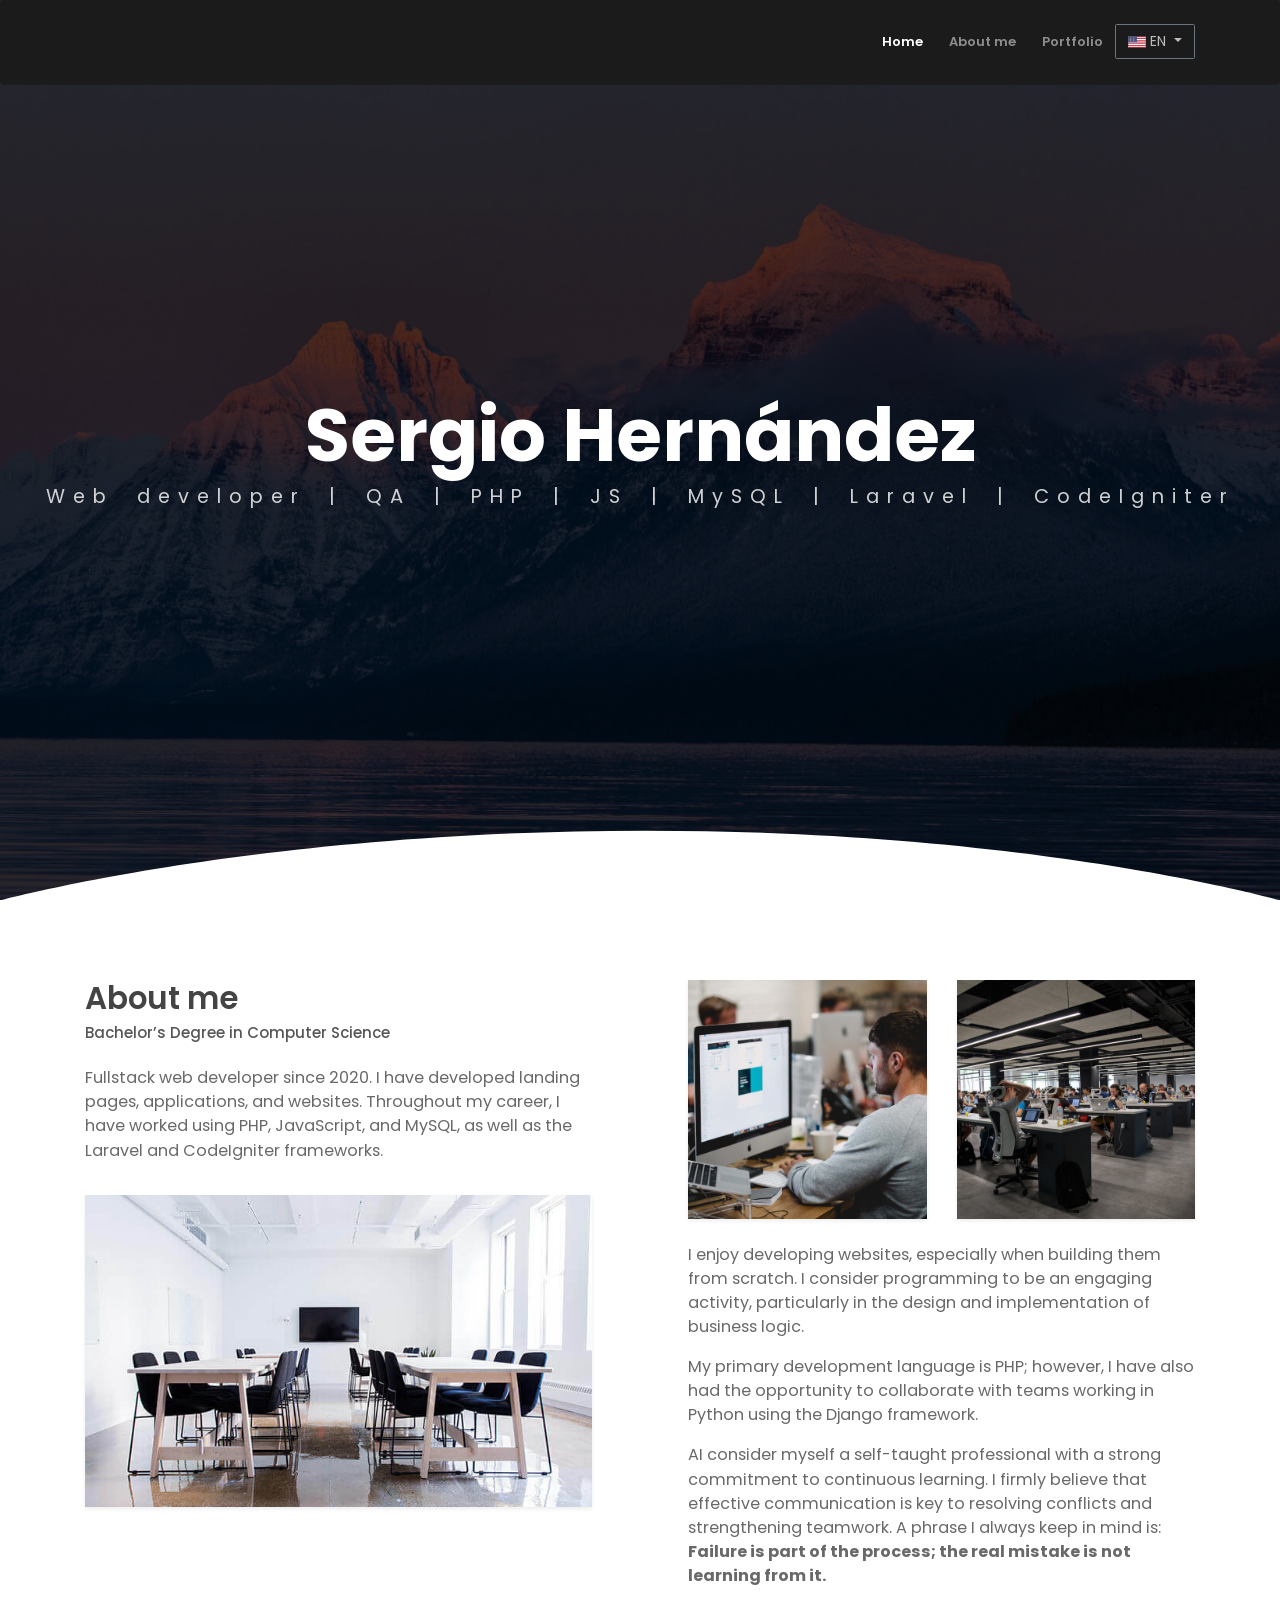
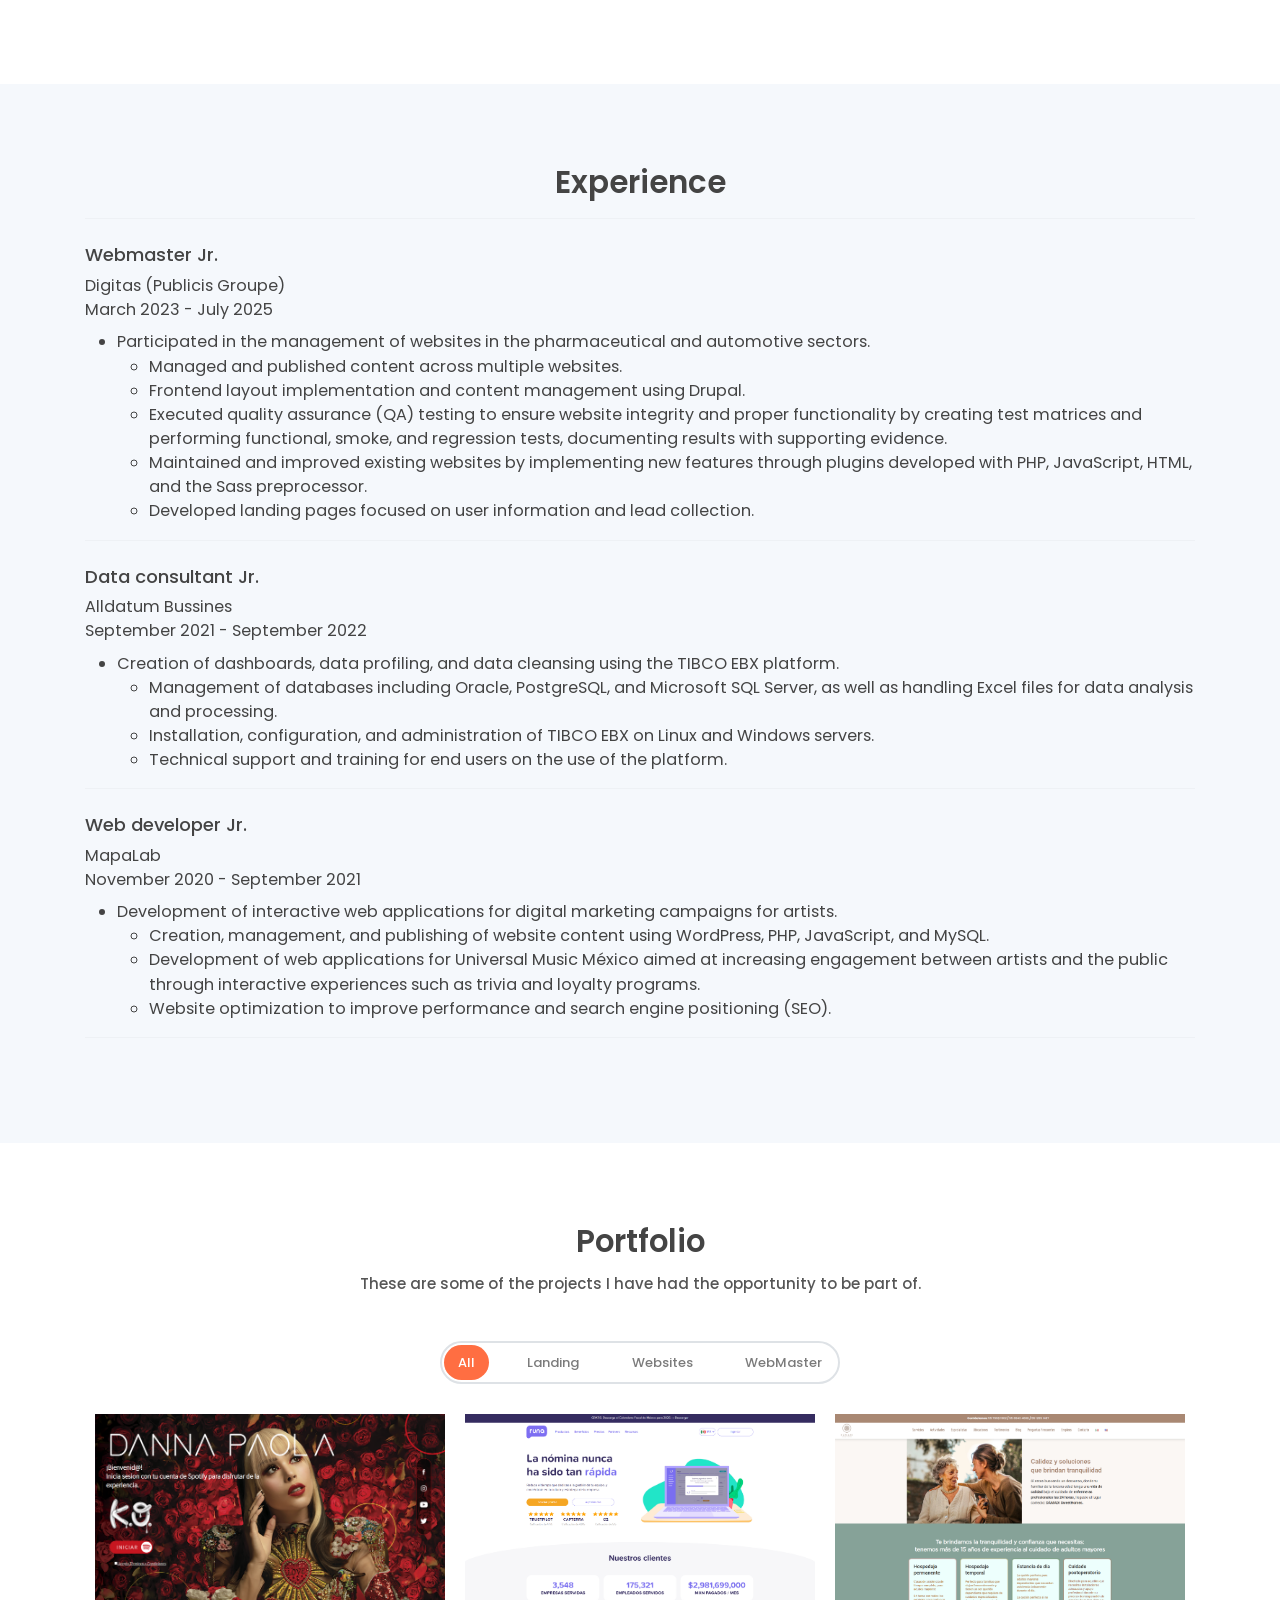
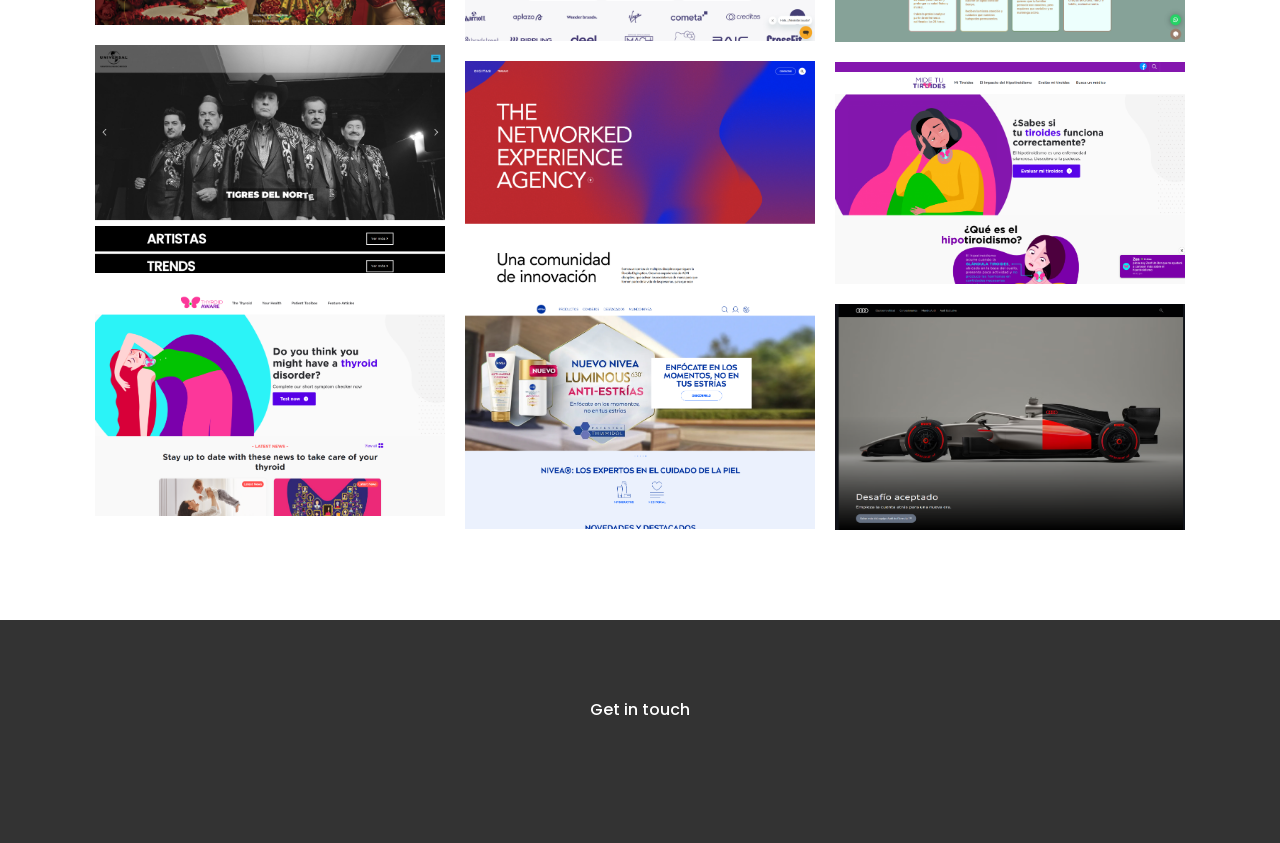
<file: en.html>
<!DOCTYPE html>
<html lang="en">

<head>
    <meta charset="utf-8">
    <meta name="viewport" content="width=device-width, initial-scale=1, shrink-to-fit=no">
    <link rel="icon" href="./assets/img/icon.png">
    
    <meta name="description" content="Start your development with LeadMark landing page.">
    <title>Sergio Hernández</title>
    <!-- font icons -->
    <link rel="stylesheet" href="assets/vendors/themify-icons/css/themify-icons.css">
    <!-- Bootstrap + LeadMark main styles -->
     <link href="https://cdn.jsdelivr.net/npm/bootstrap@5.3.8/dist/css/bootstrap.min.css" rel="stylesheet" integrity="sha384-sRIl4kxILFvY47J16cr9ZwB07vP4J8+LH7qKQnuqkuIAvNWLzeN8tE5YBujZqJLB" crossorigin="anonymous">
    <link rel="stylesheet" href="assets/css/leadmark.css">
    <!-- icons -->
    <link href="https://cdn.lineicons.com/5.1/line/lineicons.css" rel="stylesheet"/>
    
    
</head>

<body data-spy="scroll" data-target=".navbar" data-offset="40" id="home">

    <!-- page Navigation -->
    <nav class="navbar navbar-dark bg-dark rounded shadow navbar-expand-md fixed-top" data-spy="affix" data-offset-top="10">
        
        <div class="container">
            <button class="navbar-toggler ml-auto" type="button" data-toggle="collapse" data-target="#navbarSupportedContent" aria-controls="navbarSupportedContent" aria-expanded="false" aria-label="Toggle navigation">
                <span class="navbar-toggler-icon"></span>
            </button>
            <div class="collapse navbar-collapse" id="navbarSupportedContent">
                <ul class="navbar-nav ml-auto">
                    <li class="nav-item">
                        <a class="nav-link" href="#home">Home</a>
                    </li>
                    <li class="nav-item">
                        <a class="nav-link" href="#about">About me</a>
                    </li>
                    <li class="nav-item">
                        <a class="nav-link" href="#portfolio">Portfolio</a>
                    </li>
                    <li>
                        <div class="dropdown d-inline-block">
                            <a class="btn btn-outline-secondary dropdown-toggle" href="#" role="button" id="dropdownMenuLink" data-toggle="dropdown" aria-haspopup="true" aria-expanded="false">
                                <img src="./assets/img/icons/en.png" class="flag" alt="English"> EN
                            </a>

                            <div class="dropdown-menu" aria-labelledby="dropdownMenuLink">
                                <a class="dropdown-item" href="index.html">
                                <img src="./assets/img/icons/es.png" class="flag" alt="Spanish"> ES
                                </a>
                            </div>
                        </div>
                    </li>               
                </ul>
            </div>
        </div>
    </nav>
    <!-- End Of Second Navigation -->

    <!-- Page Header -->
    <header id="home" class="header">
        <div class="overlay">
            <h1 class="title mb-1">Sergio Hernández</h1>
            <h1 class="subtitle">Web developer | QA | PHP | JS | MySQL | Laravel | CodeIgniter </h1>

        </div>
        <div class="shape">
            <svg viewBox="0 0 1500 200">
                <path
                    d="m 0,240 h 1500.4828 v -71.92164 c 0,0 -286.2763,-81.79324 -743.19024,-81.79324 C 300.37862,86.28512 0,168.07836 0,168.07836 Z" />
            </svg>
        </div>
    </header>
    <!-- End Of Page Header -->

    <!-- About Section -->
    <section class="section" id="about">
        <div class="container">
            <div class="row justify-content-between">
                <div class="col-md-6 pr-md-5 mb-4 mb-md-0">
                    <h6 class="section-title mb-0">About me</h6>
                    <h6 class="section-subtitle mb-4">Bachelor’s Degree in Computer Science</h6>
                    <p>
                        Fullstack web developer since 2020. I have developed landing pages, applications, and websites. Throughout my career, I have worked using PHP, JavaScript, and MySQL, as well as the Laravel and CodeIgniter frameworks.
                    </p>
                    <img src="assets/imgs/about.jpg" alt="" class="w-100 mt-3 shadow-sm">
                </div>
                <div class="col-md-6 pl-md-5">
                    <div class="row">
                        <div class="col-6">
                            <img src="assets/imgs/about-1.jpg" alt="" class="w-100 shadow-sm">
                        </div>
                        <div class="col-6">
                            <img src="assets/imgs/about-2.jpg" alt="" class="w-100 shadow-sm">
                        </div>
                        <div class="col-12 mt-4">
                            <p>
                                I enjoy developing websites, especially when building them from scratch. I consider programming to be an engaging activity, particularly in the design and implementation of business logic.
                            </p>
                            <p>
                               My primary development language is PHP; however, I have also had the opportunity to collaborate with teams working in Python using the Django framework.
                            </p>
                            <p>
                                AI consider myself a self-taught professional with a strong commitment to continuous learning. I firmly believe that effective communication is key to resolving conflicts and strengthening teamwork. A phrase I always keep in mind is:<br>
                                <b>Failure is part of the process; the real mistake is not learning from it.</b>
                            </p>
                        </div>
                    </div>
                </div>
            </div>
        </div>
    </section>
    <!-- End OF About Section -->

    <!-- Experience Section -->
    <section class="section" id="experience">
        <div class="container">
            <h6 class="section-title mb-0 text-center">Experience</h6>
            <hr>
            <!-- <table class="table table-borderless v-align-center">
                <tbody>
                    <tr>
                        <td>
                            <p class="font-weight-bold">
                                Webmaster Jr.
                            </p>
                            <span>Digitas (Publicis Groupe)</span><br>
                            <span class="text-muted">Marzo 2023 - Julio 2025</span>
                        </td>
                        <td>
                            <ul>
                                <li>Participé en la gestión de sitios web del sector farmacéutico y automotriz.</li>
                                <ul>
                                    <li>Gestión y carga de contenido en sitios web.</li>
                                    <li>Realicé la evaluación para asegurar la calidad y buena experiencia de los sitios
                                        web creando matrices de prueba, ejecución de pruebas, funcionales, de humo y
                                        regresión, ademas de crear documentación con evidencias.</li>
                                    <li>Mantenimiento a sitios web existentes que consistian en agregar funciones nuevas
                                        a traves de plugins usando PHP, JavaScript, HTML y preprocesador Sass.</li>
                                    <li>Creación de landings pages para recopilación de información.</li>
                                </ul>
                            </ul>
                        </td>
                    </tr>
                    <tr>
                        <td>
                            <p class="font-weight-bold">
                                Consultor de datos Jr.
                            </p>
                            <span>Alldatum Bussines</span><br>
                            <span class="text-muted">Septiembre 2021 - Septiembre 2022</span>
                        </td>
                        <td>
                            <ul>
                                <li>Creación de dashboards, perfilamiento y limpieza de datos a través de la herramienta
                                    TIBCO EBX.</li>
                                <ul>
                                    <li>Manejo de bases de datos Oracle, PostgreSQL y Microsoft SQL Server y documentos
                                        Excel</li>
                                    <li>Instalación y gestión de TIBCO EBX en servidores Linux y Windows.</li>
                                    <li>Soporte y capacitación al usuario final.</li>
                                </ul>
                                </li>
                            </ul>
                        </td>
                    </tr>
                    <tr>
                        <td>
                            <p class="font-weight-bold">
                                Desarrollador web Jr.
                            </p>
                            <span>MapaLab</span><br>
                            <span class="text-muted">Noviembre 2020 - Septiembre 2021</span>
                        </td>
                        <td>
                            <ul>
                                <li>Desarrollo de landings pages interactivas que consistian en trivias y dinámicas para
                                    Universal Music México y Fonovisa usando Laravel y JavaScript vanilla.</li>
                                <li>Propuestas de diseño para landing pages usando Adobe XD.</li>
                                <li>Implementación de bases de datos en MySQL y MariaDB.</li>
                                <li>Desarrollo de sitios web escalables.</li>
                                <li>Lideré la fase inicial de desarrollo para el sitio web de Universal Music México
                                </li>
                            </ul>
                        </td>
                    </tr>
                </tbody>
            </table> -->
            <div class="my-2">
                <div class="mb-2">
                    <h5>Webmaster Jr.</h5>
                    <span> Digitas (Publicis Groupe)
                        <br>March 2023 - July 2025
                    </span>
                </div>
                <ul>
                    <li>Participated in the management of websites in the pharmaceutical and automotive sectors.</li>
                    <ul>
                        <li>Managed and published content across multiple websites.</li>
                        <li>Frontend layout implementation and content management using Drupal.</li>
                        <li>Executed quality assurance (QA) testing to ensure website integrity and proper functionality by creating test matrices and performing functional, smoke, and regression tests, documenting results with supporting evidence.</li>
                        <li>Maintained and improved existing websites by implementing new features through plugins developed with PHP, JavaScript, HTML, and the Sass preprocessor.</li>
                        <li>Developed landing pages focused on user information and lead collection.</li>
                    </ul>
                </ul>
            </div>
            <hr>
            <div class="my-2">
                <div class="mb-2">
                    <h5>Data consultant Jr.</h5>
                    <span> Alldatum Bussines
                        <br>September 2021 - September 2022
                    </span>
                </div>
                <ul>
                    <li>Creation of dashboards, data profiling, and data cleansing using the TIBCO EBX platform.</li>
                    <ul>
                        <li>Management of databases including Oracle, PostgreSQL, and Microsoft SQL Server, as well as handling Excel files for data analysis and processing.</li>
                        <li>Installation, configuration, and administration of TIBCO EBX on Linux and Windows servers.</li>
                        <li>Technical support and training for end users on the use of the platform.</li>
                    </ul>
                </ul>
            </div>
            <hr>
            <div class="">
                <div class="mb-2">
                    <h5>Web developer Jr.</h5>
                    <span>MapaLab
                        <br>November 2020 - September 2021
                    </span>
                </div>
                <ul>
                    <li>Development of interactive web applications for digital marketing campaigns for artists.</li>
                    <ul>
                        <li>Creation, management, and publishing of website content using WordPress, PHP, JavaScript, and MySQL.</li>
                        <li>Development of web applications for Universal Music México aimed at increasing engagement between artists and the public through interactive experiences such as trivia and loyalty programs.</li>
                        <li>Website optimization to improve performance and search engine positioning (SEO).</li>
                    </ul>
                </ul>
            </div>
            <hr>
        </div>
    </section>
    <!-- End of Experience Section -->

    <!-- Portfolio Section -->
    <section id="portfolio" class="section portfolio-section">
        <div class="container">
            <h6 class="section-title text-center">Portfolio</h6>
            <h6 class="section-subtitle mb-5 text-center">These are some of the projects I have had the opportunity to be part of.</h6>
            <div class="filters">
                <a href="#" data-filter=".all" class="active">
                    All
                </a>
                <a href="#" data-filter=".landing">
                    Landing
                </a>
                <a href="#" data-filter=".web">
                    Websites
                </a>
                <a href="#" data-filter=".managment">
                    WebMaster
                </a>
            </div>
            <div class="portfolio-container" id="container">
                
            </div>
        </div>
    </section>

    <!-- Page Footer -->
    <footer>
        <section class="section has-img-bg">
            <div class="container">
                <div class="text-center">
                    <h6>Get in touch</h6>
                    <a href="https://www.linkedin.com/in/sergio-hernández-cruz-95107a1a2/" target="_blank" class="mx-1"><i class="lni lni-linkedin"></i></a>
                    <a href="https://github.com/Sergio021" target="_blank" class="mx-1"><i class="lni lni-github"></i></a>
                    <a href="https://discord.com/users/879136389269168128" target="_blank" class="mx-1"><i class="lni lni-discord"></i></a>
                    <a href="https://www.instagram.com/serch_rym/" target="_blank" class="mx-1"><i width="30px" class="lni lni-instagram"></i></a>
                </div>
                <!-- <div class="row align-items-center">
                    <div class="col-md-5 my-3">
                        <h6 class="mb-0">Phone</h6>
                        <p class="mb-4">+ 123-456-7890</p>

                        <h6 class="mb-0">Address</h6>
                        <p class="mb-4">12345 Fake ST NoWhere AB Country</p>

                        <h6 class="mb-0">Email</h6>
                        <p class="mb-0">info@website.com</p>
                        <p></p>
                    </div>
                    <div class="col-md-7">
                        <form>
                            <h4 class="mb-4">Drop Us A Line</h4>
                            <div class="form-row">
                                <div class="form-group col-sm-4">
                                    <input type="text" class="form-control text-white rounded-0 bg-transparent"
                                        name="name" placeholder="Name">
                                </div>
                                <div class="form-group col-sm-4">
                                    <input type="email" class="form-control text-white rounded-0 bg-transparent"
                                        name="Email" placeholder="Email">
                                </div>
                                <div class="form-group col-sm-4">
                                    <input type="text" class="form-control text-white rounded-0 bg-transparent"
                                        name="subject" placeholder="Subject">
                                </div>
                                <div class="form-group col-12">
                                    <textarea name="message" id="" cols="30" rows="4"
                                        class="form-control text-white rounded-0 bg-transparent"
                                        placeholder="Message"></textarea>

                                </div>
                                <div class="form-group col-12 mb-0">
                                    <button type="submit" class="btn btn-primary rounded w-md mt-3">Send</button>
                                </div>
                            </div>
                        </form>
                    </div>
                </div> -->
            </div>
        </section>
    </footer>
    <!-- End of Page Footer -->

    <!-- Modal -->
<div class="modal fade" id="modal" tabindex="-1" aria-labelledby="exampleModalLabel" aria-hidden="true">
  <div class="modal-dialog modal-dialog-centered modal-lg">
    <div class="modal-content pt-3">
      <div class="modal-body">
        <div class="row">
            <div class="col-lg-6 align-items-center justify-content-center">
                <div class="modal-img">
                    <img id="modalImage" src="./assets/img/danna-book.png" width="100%" alt="Danna Paola Flipbook">
                </div>
            </div>
            <div class="col-lg-6">
                <h3 id="modalTitle">Flipbook: Danna Paola</h3>
                <span class="badge badge-secondary" id="modalType">Landing Page - 2021</span>
                <p class="description" id="modalDescription">
                    Esta landing fue realizada para la promoción del album K.O de Danna Paola.
                    <br>
                    Para poder iniciar sesión era requerida una cuenta de Spotify, ya que el objetivo era realizar "presave" del album completo. Al iniciar sesión, podias desplazarte entre las fotos exclusivas de Danna Paola referentes a su nuevo albúm.
                </p>
                <p id="modalTech" class="text-primary">PHP</p>         
            </div>
        </div>
      </div>
      <div class="modal-footer align-items-center justify-content-center">
        <button type="button" class="btn btn-secondary" data-dismiss="modal">Cerrar</button>
        <a id="modalUrl" target="_blank" class="btn btn-primary">Visitar sitio</a>
      </div>
    </div>
  </div>
</div>

    <!-- core  -->
    <script src="assets/vendors/jquery/jquery-3.4.1.js"></script>
    <script src="assets/vendors/bootstrap/bootstrap.bundle.js"></script>

    <!-- bootstrap 3 affix -->
    <script src="assets/vendors/bootstrap/bootstrap.affix.js"></script>

    <!-- Isotope -->
    <script src="assets/vendors/isotope/isotope.pkgd.js"></script>

    <!-- LeadMark js -->
    <script src="assets/js/leadmark.js"></script>

</body>

</html>
</file>
<file: assets/vendors/themify-icons/css/themify-icons.css>
@font-face {
	font-family: 'themify';
	src:url("../fonts/themify.eot?-fvbane");
	src:url("../fonts/themify.eot?#iefix-fvbane") format("embedded-opentype"),
		url("../fonts/themify.woff?-fvbane") format("woff"),
		url("../fonts/themify.ttf?-fvbane") format("truetype"),
		url("../fonts/themify.svg?-fvbane#themify") format("svg");
	font-weight: normal;
	font-style: normal;
}

[class^="ti-"], [class*=" ti-"] {
	font-family: 'themify';
	speak: none;
	font-style: normal;
	font-weight: normal;
	font-variant: normal;
	text-transform: none;
	line-height: 1;

	/* Better Font Rendering =========== */
	-webkit-font-smoothing: antialiased;
	-moz-osx-font-smoothing: grayscale;
}

.ti-wand:before {
	content: "\e600";
}
.ti-volume:before {
	content: "\e601";
}
.ti-user:before {
	content: "\e602";
}
.ti-unlock:before {
	content: "\e603";
}
.ti-unlink:before {
	content: "\e604";
}
.ti-trash:before {
	content: "\e605";
}
.ti-thought:before {
	content: "\e606";
}
.ti-target:before {
	content: "\e607";
}
.ti-tag:before {
	content: "\e608";
}
.ti-tablet:before {
	content: "\e609";
}
.ti-star:before {
	content: "\e60a";
}
.ti-spray:before {
	content: "\e60b";
}
.ti-signal:before {
	content: "\e60c";
}
.ti-shopping-cart:before {
	content: "\e60d";
}
.ti-shopping-cart-full:before {
	content: "\e60e";
}
.ti-settings:before {
	content: "\e60f";
}
.ti-search:before {
	content: "\e610";
}
.ti-zoom-in:before {
	content: "\e611";
}
.ti-zoom-out:before {
	content: "\e612";
}
.ti-cut:before {
	content: "\e613";
}
.ti-ruler:before {
	content: "\e614";
}
.ti-ruler-pencil:before {
	content: "\e615";
}
.ti-ruler-alt:before {
	content: "\e616";
}
.ti-bookmark:before {
	content: "\e617";
}
.ti-bookmark-alt:before {
	content: "\e618";
}
.ti-reload:before {
	content: "\e619";
}
.ti-plus:before {
	content: "\e61a";
}
.ti-pin:before {
	content: "\e61b";
}
.ti-pencil:before {
	content: "\e61c";
}
.ti-pencil-alt:before {
	content: "\e61d";
}
.ti-paint-roller:before {
	content: "\e61e";
}
.ti-paint-bucket:before {
	content: "\e61f";
}
.ti-na:before {
	content: "\e620";
}
.ti-mobile:before {
	content: "\e621";
}
.ti-minus:before {
	content: "\e622";
}
.ti-medall:before {
	content: "\e623";
}
.ti-medall-alt:before {
	content: "\e624";
}
.ti-marker:before {
	content: "\e625";
}
.ti-marker-alt:before {
	content: "\e626";
}
.ti-arrow-up:before {
	content: "\e627";
}
.ti-arrow-right:before {
	content: "\e628";
}
.ti-arrow-left:before {
	content: "\e629";
}
.ti-arrow-down:before {
	content: "\e62a";
}
.ti-lock:before {
	content: "\e62b";
}
.ti-location-arrow:before {
	content: "\e62c";
}
.ti-link:before {
	content: "\e62d";
}
.ti-layout:before {
	content: "\e62e";
}
.ti-layers:before {
	content: "\e62f";
}
.ti-layers-alt:before {
	content: "\e630";
}
.ti-key:before {
	content: "\e631";
}
.ti-import:before {
	content: "\e632";
}
.ti-image:before {
	content: "\e633";
}
.ti-heart:before {
	content: "\e634";
}
.ti-heart-broken:before {
	content: "\e635";
}
.ti-hand-stop:before {
	content: "\e636";
}
.ti-hand-open:before {
	content: "\e637";
}
.ti-hand-drag:before {
	content: "\e638";
}
.ti-folder:before {
	content: "\e639";
}
.ti-flag:before {
	content: "\e63a";
}
.ti-flag-alt:before {
	content: "\e63b";
}
.ti-flag-alt-2:before {
	content: "\e63c";
}
.ti-eye:before {
	content: "\e63d";
}
.ti-export:before {
	content: "\e63e";
}
.ti-exchange-vertical:before {
	content: "\e63f";
}
.ti-desktop:before {
	content: "\e640";
}
.ti-cup:before {
	content: "\e641";
}
.ti-crown:before {
	content: "\e642";
}
.ti-comments:before {
	content: "\e643";
}
.ti-comment:before {
	content: "\e644";
}
.ti-comment-alt:before {
	content: "\e645";
}
.ti-close:before {
	content: "\e646";
}
.ti-clip:before {
	content: "\e647";
}
.ti-angle-up:before {
	content: "\e648";
}
.ti-angle-right:before {
	content: "\e649";
}
.ti-angle-left:before {
	content: "\e64a";
}
.ti-angle-down:before {
	content: "\e64b";
}
.ti-check:before {
	content: "\e64c";
}
.ti-check-box:before {
	content: "\e64d";
}
.ti-camera:before {
	content: "\e64e";
}
.ti-announcement:before {
	content: "\e64f";
}
.ti-brush:before {
	content: "\e650";
}
.ti-briefcase:before {
	content: "\e651";
}
.ti-bolt:before {
	content: "\e652";
}
.ti-bolt-alt:before {
	content: "\e653";
}
.ti-blackboard:before {
	content: "\e654";
}
.ti-bag:before {
	content: "\e655";
}
.ti-move:before {
	content: "\e656";
}
.ti-arrows-vertical:before {
	content: "\e657";
}
.ti-arrows-horizontal:before {
	content: "\e658";
}
.ti-fullscreen:before {
	content: "\e659";
}
.ti-arrow-top-right:before {
	content: "\e65a";
}
.ti-arrow-top-left:before {
	content: "\e65b";
}
.ti-arrow-circle-up:before {
	content: "\e65c";
}
.ti-arrow-circle-right:before {
	content: "\e65d";
}
.ti-arrow-circle-left:before {
	content: "\e65e";
}
.ti-arrow-circle-down:before {
	content: "\e65f";
}
.ti-angle-double-up:before {
	content: "\e660";
}
.ti-angle-double-right:before {
	content: "\e661";
}
.ti-angle-double-left:before {
	content: "\e662";
}
.ti-angle-double-down:before {
	content: "\e663";
}
.ti-zip:before {
	content: "\e664";
}
.ti-world:before {
	content: "\e665";
}
.ti-wheelchair:before {
	content: "\e666";
}
.ti-view-list:before {
	content: "\e667";
}
.ti-view-list-alt:before {
	content: "\e668";
}
.ti-view-grid:before {
	content: "\e669";
}
.ti-uppercase:before {
	content: "\e66a";
}
.ti-upload:before {
	content: "\e66b";
}
.ti-underline:before {
	content: "\e66c";
}
.ti-truck:before {
	content: "\e66d";
}
.ti-timer:before {
	content: "\e66e";
}
.ti-ticket:before {
	content: "\e66f";
}
.ti-thumb-up:before {
	content: "\e670";
}
.ti-thumb-down:before {
	content: "\e671";
}
.ti-text:before {
	content: "\e672";
}
.ti-stats-up:before {
	content: "\e673";
}
.ti-stats-down:before {
	content: "\e674";
}
.ti-split-v:before {
	content: "\e675";
}
.ti-split-h:before {
	content: "\e676";
}
.ti-smallcap:before {
	content: "\e677";
}
.ti-shine:before {
	content: "\e678";
}
.ti-shift-right:before {
	content: "\e679";
}
.ti-shift-left:before {
	content: "\e67a";
}
.ti-shield:before {
	content: "\e67b";
}
.ti-notepad:before {
	content: "\e67c";
}
.ti-server:before {
	content: "\e67d";
}
.ti-quote-right:before {
	content: "\e67e";
}
.ti-quote-left:before {
	content: "\e67f";
}
.ti-pulse:before {
	content: "\e680";
}
.ti-printer:before {
	content: "\e681";
}
.ti-power-off:before {
	content: "\e682";
}
.ti-plug:before {
	content: "\e683";
}
.ti-pie-chart:before {
	content: "\e684";
}
.ti-paragraph:before {
	content: "\e685";
}
.ti-panel:before {
	content: "\e686";
}
.ti-package:before {
	content: "\e687";
}
.ti-music:before {
	content: "\e688";
}
.ti-music-alt:before {
	content: "\e689";
}
.ti-mouse:before {
	content: "\e68a";
}
.ti-mouse-alt:before {
	content: "\e68b";
}
.ti-money:before {
	content: "\e68c";
}
.ti-microphone:before {
	content: "\e68d";
}
.ti-menu:before {
	content: "\e68e";
}
.ti-menu-alt:before {
	content: "\e68f";
}
.ti-map:before {
	content: "\e690";
}
.ti-map-alt:before {
	content: "\e691";
}
.ti-loop:before {
	content: "\e692";
}
.ti-location-pin:before {
	content: "\e693";
}
.ti-list:before {
	content: "\e694";
}
.ti-light-bulb:before {
	content: "\e695";
}
.ti-Italic:before {
	content: "\e696";
}
.ti-info:before {
	content: "\e697";
}
.ti-infinite:before {
	content: "\e698";
}
.ti-id-badge:before {
	content: "\e699";
}
.ti-hummer:before {
	content: "\e69a";
}
.ti-home:before {
	content: "\e69b";
}
.ti-help:before {
	content: "\e69c";
}
.ti-headphone:before {
	content: "\e69d";
}
.ti-harddrives:before {
	content: "\e69e";
}
.ti-harddrive:before {
	content: "\e69f";
}
.ti-gift:before {
	content: "\e6a0";
}
.ti-game:before {
	content: "\e6a1";
}
.ti-filter:before {
	content: "\e6a2";
}
.ti-files:before {
	content: "\e6a3";
}
.ti-file:before {
	content: "\e6a4";
}
.ti-eraser:before {
	content: "\e6a5";
}
.ti-envelope:before {
	content: "\e6a6";
}
.ti-download:before {
	content: "\e6a7";
}
.ti-direction:before {
	content: "\e6a8";
}
.ti-direction-alt:before {
	content: "\e6a9";
}
.ti-dashboard:before {
	content: "\e6aa";
}
.ti-control-stop:before {
	content: "\e6ab";
}
.ti-control-shuffle:before {
	content: "\e6ac";
}
.ti-control-play:before {
	content: "\e6ad";
}
.ti-control-pause:before {
	content: "\e6ae";
}
.ti-control-forward:before {
	content: "\e6af";
}
.ti-control-backward:before {
	content: "\e6b0";
}
.ti-cloud:before {
	content: "\e6b1";
}
.ti-cloud-up:before {
	content: "\e6b2";
}
.ti-cloud-down:before {
	content: "\e6b3";
}
.ti-clipboard:before {
	content: "\e6b4";
}
.ti-car:before {
	content: "\e6b5";
}
.ti-calendar:before {
	content: "\e6b6";
}
.ti-book:before {
	content: "\e6b7";
}
.ti-bell:before {
	content: "\e6b8";
}
.ti-basketball:before {
	content: "\e6b9";
}
.ti-bar-chart:before {
	content: "\e6ba";
}
.ti-bar-chart-alt:before {
	content: "\e6bb";
}
.ti-back-right:before {
	content: "\e6bc";
}
.ti-back-left:before {
	content: "\e6bd";
}
.ti-arrows-corner:before {
	content: "\e6be";
}
.ti-archive:before {
	content: "\e6bf";
}
.ti-anchor:before {
	content: "\e6c0";
}
.ti-align-right:before {
	content: "\e6c1";
}
.ti-align-left:before {
	content: "\e6c2";
}
.ti-align-justify:before {
	content: "\e6c3";
}
.ti-align-center:before {
	content: "\e6c4";
}
.ti-alert:before {
	content: "\e6c5";
}
.ti-alarm-clock:before {
	content: "\e6c6";
}
.ti-agenda:before {
	content: "\e6c7";
}
.ti-write:before {
	content: "\e6c8";
}
.ti-window:before {
	content: "\e6c9";
}
.ti-widgetized:before {
	content: "\e6ca";
}
.ti-widget:before {
	content: "\e6cb";
}
.ti-widget-alt:before {
	content: "\e6cc";
}
.ti-wallet:before {
	content: "\e6cd";
}
.ti-video-clapper:before {
	content: "\e6ce";
}
.ti-video-camera:before {
	content: "\e6cf";
}
.ti-vector:before {
	content: "\e6d0";
}
.ti-themify-logo:before {
	content: "\e6d1";
}
.ti-themify-favicon:before {
	content: "\e6d2";
}
.ti-themify-favicon-alt:before {
	content: "\e6d3";
}
.ti-support:before {
	content: "\e6d4";
}
.ti-stamp:before {
	content: "\e6d5";
}
.ti-split-v-alt:before {
	content: "\e6d6";
}
.ti-slice:before {
	content: "\e6d7";
}
.ti-shortcode:before {
	content: "\e6d8";
}
.ti-shift-right-alt:before {
	content: "\e6d9";
}
.ti-shift-left-alt:before {
	content: "\e6da";
}
.ti-ruler-alt-2:before {
	content: "\e6db";
}
.ti-receipt:before {
	content: "\e6dc";
}
.ti-pin2:before {
	content: "\e6dd";
}
.ti-pin-alt:before {
	content: "\e6de";
}
.ti-pencil-alt2:before {
	content: "\e6df";
}
.ti-palette:before {
	content: "\e6e0";
}
.ti-more:before {
	content: "\e6e1";
}
.ti-more-alt:before {
	content: "\e6e2";
}
.ti-microphone-alt:before {
	content: "\e6e3";
}
.ti-magnet:before {
	content: "\e6e4";
}
.ti-line-double:before {
	content: "\e6e5";
}
.ti-line-dotted:before {
	content: "\e6e6";
}
.ti-line-dashed:before {
	content: "\e6e7";
}
.ti-layout-width-full:before {
	content: "\e6e8";
}
.ti-layout-width-default:before {
	content: "\e6e9";
}
.ti-layout-width-default-alt:before {
	content: "\e6ea";
}
.ti-layout-tab:before {
	content: "\e6eb";
}
.ti-layout-tab-window:before {
	content: "\e6ec";
}
.ti-layout-tab-v:before {
	content: "\e6ed";
}
.ti-layout-tab-min:before {
	content: "\e6ee";
}
.ti-layout-slider:before {
	content: "\e6ef";
}
.ti-layout-slider-alt:before {
	content: "\e6f0";
}
.ti-layout-sidebar-right:before {
	content: "\e6f1";
}
.ti-layout-sidebar-none:before {
	content: "\e6f2";
}
.ti-layout-sidebar-left:before {
	content: "\e6f3";
}
.ti-layout-placeholder:before {
	content: "\e6f4";
}
.ti-layout-menu:before {
	content: "\e6f5";
}
.ti-layout-menu-v:before {
	content: "\e6f6";
}
.ti-layout-menu-separated:before {
	content: "\e6f7";
}
.ti-layout-menu-full:before {
	content: "\e6f8";
}
.ti-layout-media-right-alt:before {
	content: "\e6f9";
}
.ti-layout-media-right:before {
	content: "\e6fa";
}
.ti-layout-media-overlay:before {
	content: "\e6fb";
}
.ti-layout-media-overlay-alt:before {
	content: "\e6fc";
}
.ti-layout-media-overlay-alt-2:before {
	content: "\e6fd";
}
.ti-layout-media-left-alt:before {
	content: "\e6fe";
}
.ti-layout-media-left:before {
	content: "\e6ff";
}
.ti-layout-media-center-alt:before {
	content: "\e700";
}
.ti-layout-media-center:before {
	content: "\e701";
}
.ti-layout-list-thumb:before {
	content: "\e702";
}
.ti-layout-list-thumb-alt:before {
	content: "\e703";
}
.ti-layout-list-post:before {
	content: "\e704";
}
.ti-layout-list-large-image:before {
	content: "\e705";
}
.ti-layout-line-solid:before {
	content: "\e706";
}
.ti-layout-grid4:before {
	content: "\e707";
}
.ti-layout-grid3:before {
	content: "\e708";
}
.ti-layout-grid2:before {
	content: "\e709";
}
.ti-layout-grid2-thumb:before {
	content: "\e70a";
}
.ti-layout-cta-right:before {
	content: "\e70b";
}
.ti-layout-cta-left:before {
	content: "\e70c";
}
.ti-layout-cta-center:before {
	content: "\e70d";
}
.ti-layout-cta-btn-right:before {
	content: "\e70e";
}
.ti-layout-cta-btn-left:before {
	content: "\e70f";
}
.ti-layout-column4:before {
	content: "\e710";
}
.ti-layout-column3:before {
	content: "\e711";
}
.ti-layout-column2:before {
	content: "\e712";
}
.ti-layout-accordion-separated:before {
	content: "\e713";
}
.ti-layout-accordion-merged:before {
	content: "\e714";
}
.ti-layout-accordion-list:before {
	content: "\e715";
}
.ti-ink-pen:before {
	content: "\e716";
}
.ti-info-alt:before {
	content: "\e717";
}
.ti-help-alt:before {
	content: "\e718";
}
.ti-headphone-alt:before {
	content: "\e719";
}
.ti-hand-point-up:before {
	content: "\e71a";
}
.ti-hand-point-right:before {
	content: "\e71b";
}
.ti-hand-point-left:before {
	content: "\e71c";
}
.ti-hand-point-down:before {
	content: "\e71d";
}
.ti-gallery:before {
	content: "\e71e";
}
.ti-face-smile:before {
	content: "\e71f";
}
.ti-face-sad:before {
	content: "\e720";
}
.ti-credit-card:before {
	content: "\e721";
}
.ti-control-skip-forward:before {
	content: "\e722";
}
.ti-control-skip-backward:before {
	content: "\e723";
}
.ti-control-record:before {
	content: "\e724";
}
.ti-control-eject:before {
	content: "\e725";
}
.ti-comments-smiley:before {
	content: "\e726";
}
.ti-brush-alt:before {
	content: "\e727";
}
.ti-youtube:before {
	content: "\e728";
}
.ti-vimeo:before {
	content: "\e729";
}
.ti-twitter:before {
	content: "\e72a";
}
.ti-time:before {
	content: "\e72b";
}
.ti-tumblr:before {
	content: "\e72c";
}
.ti-skype:before {
	content: "\e72d";
}
.ti-share:before {
	content: "\e72e";
}
.ti-share-alt:before {
	content: "\e72f";
}
.ti-rocket:before {
	content: "\e730";
}
.ti-pinterest:before {
	content: "\e731";
}
.ti-new-window:before {
	content: "\e732";
}
.ti-microsoft:before {
	content: "\e733";
}
.ti-list-ol:before {
	content: "\e734";
}
.ti-linkedin:before {
	content: "\e735";
}
.ti-layout-sidebar-2:before {
	content: "\e736";
}
.ti-layout-grid4-alt:before {
	content: "\e737";
}
.ti-layout-grid3-alt:before {
	content: "\e738";
}
.ti-layout-grid2-alt:before {
	content: "\e739";
}
.ti-layout-column4-alt:before {
	content: "\e73a";
}
.ti-layout-column3-alt:before {
	content: "\e73b";
}
.ti-layout-column2-alt:before {
	content: "\e73c";
}
.ti-instagram:before {
	content: "\e73d";
}
.ti-google:before {
	content: "\e73e";
}
.ti-github:before {
	content: "\e73f";
}
.ti-flickr:before {
	content: "\e740";
}
.ti-facebook:before {
	content: "\e741";
}
.ti-dropbox:before {
	content: "\e742";
}
.ti-dribbble:before {
	content: "\e743";
}
.ti-apple:before {
	content: "\e744";
}
.ti-android:before {
	content: "\e745";
}
.ti-save:before {
	content: "\e746";
}
.ti-save-alt:before {
	content: "\e747";
}
.ti-yahoo:before {
	content: "\e748";
}
.ti-wordpress:before {
	content: "\e749";
}
.ti-vimeo-alt:before {
	content: "\e74a";
}
.ti-twitter-alt:before {
	content: "\e74b";
}
.ti-tumblr-alt:before {
	content: "\e74c";
}
.ti-trello:before {
	content: "\e74d";
}
.ti-stack-overflow:before {
	content: "\e74e";
}
.ti-soundcloud:before {
	content: "\e74f";
}
.ti-sharethis:before {
	content: "\e750";
}
.ti-sharethis-alt:before {
	content: "\e751";
}
.ti-reddit:before {
	content: "\e752";
}
.ti-pinterest-alt:before {
	content: "\e753";
}
.ti-microsoft-alt:before {
	content: "\e754";
}
.ti-linux:before {
	content: "\e755";
}
.ti-jsfiddle:before {
	content: "\e756";
}
.ti-joomla:before {
	content: "\e757";
}
.ti-html5:before {
	content: "\e758";
}
.ti-flickr-alt:before {
	content: "\e759";
}
.ti-email:before {
	content: "\e75a";
}
.ti-drupal:before {
	content: "\e75b";
}
.ti-dropbox-alt:before {
	content: "\e75c";
}
.ti-css3:before {
	content: "\e75d";
}
.ti-rss:before {
	content: "\e75e";
}
.ti-rss-alt:before {
	content: "\e75f";
}
</file>
<file: assets/css/leadmark.css>
@charset "UTF-8";
/*!
=========================================================
* LeadMark Landing page
=========================================================

* Copyright: 2019 DevCRUD (https://devcrud.com)
* Licensed: (https://devcrud.com/licenses)
* Coded by www.devcrud.com

=========================================================

* The above copyright notice and this permission notice shall be included in all copies or substantial portions of the Software.
*/
@import url("https://fonts.googleapis.com/css?family=Poppins:100,100i,200,200i,300,300i,400,400i,500,500i,600,600i,700,700i,800,800i,900,900i");
:root {
  --blue: #007bff;
  --indigo: #6610f2;
  --purple: #6f42c1;
  --pink: #e83e8c;
  --red: #eb4d4b;
  --orange: #fd7e14;
  --yellow: #EE5A24;
  --green: #6ab04c;
  --teal: #00cec9;
  --cyan: #1289A7;
  --white: #fff;
  --gray: #6c757d;
  --gray-dark: #1b1b1b;
  --primary: #ff6e42;
  --secondary: #6c757d;
  --success: #6ab04c;
  --info: #1289A7;
  --warning: #EE5A24;
  --danger: #eb4d4b;
  --light: #f8f9fa;
  --dark: #1b1b1b;
  --breakpoint-xs: 0;
  --breakpoint-sm: 576px;
  --breakpoint-md: 768px;
  --breakpoint-lg: 992px;
  --breakpoint-xl: 1200px;
  --font-family-sans-serif: "Poppins", sans-serif;
  --font-family-monospace: SFMono-Regular, Menlo, Monaco, Consolas, "Liberation Mono", "Courier New", monospace;
}

*,
*::before,
*::after {
  box-sizing: border-box;
}

html {
  font-family: sans-serif;
  line-height: 1.15;
  -webkit-text-size-adjust: 100%;
  -webkit-tap-highlight-color: rgba(0, 0, 0, 0);
}

article, aside, figcaption, figure, footer, header, hgroup, main, nav, section {
  display: block;
}

body {
  margin: 0;
  font-family: "Poppins", sans-serif;
  font-size: calc(15px + (14 - 13) * ((100vw - 320px) / (1200 - 320)));
  font-weight: 400;
  line-height: 1.5;
  color: #444;
  text-align: left;
  background-color: #fff;
}

[tabindex="-1"]:focus {
  outline: 0 !important;
}

hr {
  box-sizing: content-box;
  height: 0;
  overflow: visible;
}

h1, h2, h3, h4, h5, h6 {
  margin-top: 0;
  margin-bottom: 0.5rem;
}

p {
  margin-top: 0;
  margin-bottom: 1rem;
}

abbr[title],
abbr[data-original-title] {
  text-decoration: underline;
  -webkit-text-decoration: underline dotted;
          text-decoration: underline dotted;
  cursor: help;
  border-bottom: 0;
  -webkit-text-decoration-skip-ink: none;
          text-decoration-skip-ink: none;
}

address {
  margin-bottom: 1rem;
  font-style: normal;
  line-height: inherit;
}

ol,
ul,
dl {
  margin-top: 0;
  margin-bottom: 1rem;
}

ol ol,
ul ul,
ol ul,
ul ol {
  margin-bottom: 0;
}

dt {
  font-weight: 700;
}

dd {
  margin-bottom: .5rem;
  margin-left: 0;
}

blockquote {
  margin: 0 0 1rem;
}

b,
strong {
  font-weight: bolder;
}

small {
  font-size: 80%;
}

sub,
sup {
  position: relative;
  font-size: 75%;
  line-height: 0;
  vertical-align: baseline;
}

sub {
  bottom: -.25em;
}

sup {
  top: -.5em;
}

a {
  color: #ff6e42;
  text-decoration: none;
  background-color: transparent;
}

a:hover {
  color: #f53900;
  text-decoration: none;
}

a:not([href]):not([tabindex]) {
  color: inherit;
  text-decoration: none;
}

a:not([href]):not([tabindex]):hover, a:not([href]):not([tabindex]):focus {
  color: inherit;
  text-decoration: none;
}

a:not([href]):not([tabindex]):focus {
  outline: 0;
}

pre,
code,
kbd,
samp {
  font-family: SFMono-Regular, Menlo, Monaco, Consolas, "Liberation Mono", "Courier New", monospace;
  font-size: 1em;
}

pre {
  margin-top: 0;
  margin-bottom: 1rem;
  overflow: auto;
}

figure {
  margin: 0 0 1rem;
}

img {
  vertical-align: middle;
  border-style: none;
}

svg {
  overflow: hidden;
  vertical-align: middle;
}

table {
  border-collapse: collapse;
}

caption {
  padding-top: 0.75rem;
  padding-bottom: 0.75rem;
  color: #6c757d;
  text-align: left;
  caption-side: bottom;
}

th {
  text-align: inherit;
}

label {
  display: inline-block;
  margin-bottom: 0.5rem;
}

button {
  border-radius: 0;
}

button:focus {
  outline: 1px dotted;
  outline: 5px auto -webkit-focus-ring-color;
}

input,
button,
select,
optgroup,
textarea {
  margin: 0;
  font-family: inherit;
  font-size: inherit;
  line-height: inherit;
}

button,
input {
  overflow: visible;
}

button,
select {
  text-transform: none;
}

select {
  word-wrap: normal;
}

button,
[type="button"],
[type="reset"],
[type="submit"] {
  -webkit-appearance: button;
}

button:not(:disabled),
[type="button"]:not(:disabled),
[type="reset"]:not(:disabled),
[type="submit"]:not(:disabled) {
  cursor: pointer;
}

button::-moz-focus-inner,
[type="button"]::-moz-focus-inner,
[type="reset"]::-moz-focus-inner,
[type="submit"]::-moz-focus-inner {
  padding: 0;
  border-style: none;
}

input[type="radio"],
input[type="checkbox"] {
  box-sizing: border-box;
  padding: 0;
}

input[type="date"],
input[type="time"],
input[type="datetime-local"],
input[type="month"] {
  -webkit-appearance: listbox;
}

textarea {
  overflow: auto;
  resize: vertical;
}

fieldset {
  min-width: 0;
  padding: 0;
  margin: 0;
  border: 0;
}

legend {
  display: block;
  width: 100%;
  max-width: 100%;
  padding: 0;
  margin-bottom: .5rem;
  font-size: 1.5rem;
  line-height: inherit;
  color: inherit;
  white-space: normal;
}

progress {
  vertical-align: baseline;
}

[type="number"]::-webkit-inner-spin-button,
[type="number"]::-webkit-outer-spin-button {
  height: auto;
}

[type="search"] {
  outline-offset: -2px;
  -webkit-appearance: none;
}

[type="search"]::-webkit-search-decoration {
  -webkit-appearance: none;
}

::-webkit-file-upload-button {
  font: inherit;
  -webkit-appearance: button;
}

output {
  display: inline-block;
}

summary {
  display: list-item;
  cursor: pointer;
}

template {
  display: none;
}

[hidden] {
  display: none !important;
}

h1, h2, h3, h4, h5, h6,
.h1, .h2, .h3, .h4, .h5, .h6 {
  margin-bottom: 0.5rem;
  font-weight: 500;
  line-height: 1.2;
}

h1, .h1 {
  font-size: 2.5rem;
}

h2, .h2 {
  font-size: 2rem;
}

h3, .h3 {
  font-size: 1.75rem;
}

h4, .h4 {
  font-size: 1.5rem;
}

h5, .h5 {
  font-size: calc(17px + (14 - 13) * ((100vw - 320px) / (1200 - 320)));
}

h6, .h6 {
  font-size: 1rem;
}

.lead {
  font-size: 1.25rem;
  font-weight: 300;
}

.display-1 {
  font-size: 6rem;
  font-weight: 300;
  line-height: 1.2;
}

.display-2 {
  font-size: 5.5rem;
  font-weight: 300;
  line-height: 1.2;
}

.display-3 {
  font-size: 4.5rem;
  font-weight: 300;
  line-height: 1.2;
}

.display-4 {
  font-size: 3.5rem;
  font-weight: 300;
  line-height: 1.2;
}

hr {
  margin-top: 1rem;
  margin-bottom: 1rem;
  border: 0;
  border-top: 1px solid rgba(0, 0, 0, 0.1);
}

small,
.small {
  font-size: 80%;
  font-weight: 400;
}

mark,
.mark {
  padding: 0.2em;
  background-color: #fcf8e3;
}

.list-unstyled {
  padding-left: 0;
  list-style: none;
}

.list-inline {
  padding-left: 0;
  list-style: none;
}

.list-inline-item {
  display: inline-block;
}

.list-inline-item:not(:last-child) {
  margin-right: 0.5rem;
}

.initialism {
  font-size: 90%;
  text-transform: uppercase;
}

.blockquote {
  margin-bottom: 1rem;
  font-size: 1.25rem;
}

.blockquote-footer {
  display: block;
  font-size: 80%;
  color: #6c757d;
}

.blockquote-footer::before {
  content: "\2014\00A0";
}

.img-fluid {
  max-width: 100%;
  height: auto;
}

.img-thumbnail {
  padding: 0.25rem;
  background-color: #fff;
  border: 1px solid #dee2e6;
  border-radius: 0.25rem;
  max-width: 100%;
  height: auto;
}

.figure {
  display: inline-block;
}

.figure-img {
  margin-bottom: 0.5rem;
  line-height: 1;
}

.figure-caption {
  font-size: 90%;
  color: #6c757d;
}

code {
  font-size: 87.5%;
  color: #e83e8c;
  word-break: break-word;
}

a > code {
  color: inherit;
}

kbd {
  padding: 0.2rem 0.4rem;
  font-size: 87.5%;
  color: #fff;
  background-color: #1b1b1b;
  border-radius: 0.2rem;
}

kbd kbd {
  padding: 0;
  font-size: 100%;
  font-weight: 700;
}

pre {
  display: block;
  font-size: 87.5%;
  color: #1b1b1b;
}

pre code {
  font-size: inherit;
  color: inherit;
  word-break: normal;
}

.pre-scrollable {
  max-height: 340px;
  overflow-y: scroll;
}

.container {
  width: 100%;
  padding-right: 15px;
  padding-left: 15px;
  margin-right: auto;
  margin-left: auto;
}

@media (min-width: 576px) {
  .container {
    max-width: 540px;
  }
}

@media (min-width: 768px) {
  .container {
    max-width: 720px;
  }
}

@media (min-width: 992px) {
  .container {
    max-width: 960px;
  }
}

@media (min-width: 1200px) {
  .container {
    max-width: 1140px;
  }
}

.container-fluid {
  width: 100%;
  padding-right: 15px;
  padding-left: 15px;
  margin-right: auto;
  margin-left: auto;
}

.row {
  display: -webkit-box;
  display: -webkit-flex;
  display: -ms-flexbox;
  display: flex;
  -webkit-flex-wrap: wrap;
      -ms-flex-wrap: wrap;
          flex-wrap: wrap;
  margin-right: -15px;
  margin-left: -15px;
}

.no-gutters {
  margin-right: 0;
  margin-left: 0;
}

.no-gutters > .col,
.no-gutters > [class*="col-"] {
  padding-right: 0;
  padding-left: 0;
}

.col-1, .col-2, .col-3, .col-4, .col-5, .col-6, .col-7, .col-8, .col-9, .col-10, .col-11, .col-12, .col,
.col-auto, .col-sm-1, .col-sm-2, .col-sm-3, .col-sm-4, .col-sm-5, .col-sm-6, .col-sm-7, .col-sm-8, .col-sm-9, .col-sm-10, .col-sm-11, .col-sm-12, .col-sm,
.col-sm-auto, .col-md-1, .col-md-2, .col-md-3, .col-md-4, .col-md-5, .col-md-6, .col-md-7, .col-md-8, .col-md-9, .col-md-10, .col-md-11, .col-md-12, .col-md,
.col-md-auto, .col-lg-1, .col-lg-2, .col-lg-3, .col-lg-4, .col-lg-5, .col-lg-6, .col-lg-7, .col-lg-8, .col-lg-9, .col-lg-10, .col-lg-11, .col-lg-12, .col-lg,
.col-lg-auto, .col-xl-1, .col-xl-2, .col-xl-3, .col-xl-4, .col-xl-5, .col-xl-6, .col-xl-7, .col-xl-8, .col-xl-9, .col-xl-10, .col-xl-11, .col-xl-12, .col-xl,
.col-xl-auto {
  position: relative;
  width: 100%;
  padding-right: 15px;
  padding-left: 15px;
}

.col {
  -webkit-flex-basis: 0;
      -ms-flex-preferred-size: 0;
          flex-basis: 0;
  -webkit-box-flex: 1;
  -webkit-flex-grow: 1;
      -ms-flex-positive: 1;
          flex-grow: 1;
  max-width: 100%;
}

.col-auto {
  -webkit-box-flex: 0;
  -webkit-flex: 0 0 auto;
      -ms-flex: 0 0 auto;
          flex: 0 0 auto;
  width: auto;
  max-width: 100%;
}

.col-1 {
  -webkit-box-flex: 0;
  -webkit-flex: 0 0 8.33333%;
      -ms-flex: 0 0 8.33333%;
          flex: 0 0 8.33333%;
  max-width: 8.33333%;
}

.col-2 {
  -webkit-box-flex: 0;
  -webkit-flex: 0 0 16.66667%;
      -ms-flex: 0 0 16.66667%;
          flex: 0 0 16.66667%;
  max-width: 16.66667%;
}

.col-3 {
  -webkit-box-flex: 0;
  -webkit-flex: 0 0 25%;
      -ms-flex: 0 0 25%;
          flex: 0 0 25%;
  max-width: 25%;
}

.col-4 {
  -webkit-box-flex: 0;
  -webkit-flex: 0 0 33.33333%;
      -ms-flex: 0 0 33.33333%;
          flex: 0 0 33.33333%;
  max-width: 33.33333%;
}

.col-5 {
  -webkit-box-flex: 0;
  -webkit-flex: 0 0 41.66667%;
      -ms-flex: 0 0 41.66667%;
          flex: 0 0 41.66667%;
  max-width: 41.66667%;
}

.col-6 {
  -webkit-box-flex: 0;
  -webkit-flex: 0 0 50%;
      -ms-flex: 0 0 50%;
          flex: 0 0 50%;
  max-width: 50%;
}

.col-7 {
  -webkit-box-flex: 0;
  -webkit-flex: 0 0 58.33333%;
      -ms-flex: 0 0 58.33333%;
          flex: 0 0 58.33333%;
  max-width: 58.33333%;
}

.col-8 {
  -webkit-box-flex: 0;
  -webkit-flex: 0 0 66.66667%;
      -ms-flex: 0 0 66.66667%;
          flex: 0 0 66.66667%;
  max-width: 66.66667%;
}

.col-9 {
  -webkit-box-flex: 0;
  -webkit-flex: 0 0 75%;
      -ms-flex: 0 0 75%;
          flex: 0 0 75%;
  max-width: 75%;
}

.col-10 {
  -webkit-box-flex: 0;
  -webkit-flex: 0 0 83.33333%;
      -ms-flex: 0 0 83.33333%;
          flex: 0 0 83.33333%;
  max-width: 83.33333%;
}

.col-11 {
  -webkit-box-flex: 0;
  -webkit-flex: 0 0 91.66667%;
      -ms-flex: 0 0 91.66667%;
          flex: 0 0 91.66667%;
  max-width: 91.66667%;
}

.col-12 {
  -webkit-box-flex: 0;
  -webkit-flex: 0 0 100%;
      -ms-flex: 0 0 100%;
          flex: 0 0 100%;
  max-width: 100%;
}

.order-first {
  -webkit-box-ordinal-group: 0;
  -webkit-order: -1;
      -ms-flex-order: -1;
          order: -1;
}

.order-last {
  -webkit-box-ordinal-group: 14;
  -webkit-order: 13;
      -ms-flex-order: 13;
          order: 13;
}

.order-0 {
  -webkit-box-ordinal-group: 1;
  -webkit-order: 0;
      -ms-flex-order: 0;
          order: 0;
}

.order-1 {
  -webkit-box-ordinal-group: 2;
  -webkit-order: 1;
      -ms-flex-order: 1;
          order: 1;
}

.order-2 {
  -webkit-box-ordinal-group: 3;
  -webkit-order: 2;
      -ms-flex-order: 2;
          order: 2;
}

.order-3 {
  -webkit-box-ordinal-group: 4;
  -webkit-order: 3;
      -ms-flex-order: 3;
          order: 3;
}

.order-4 {
  -webkit-box-ordinal-group: 5;
  -webkit-order: 4;
      -ms-flex-order: 4;
          order: 4;
}

.order-5 {
  -webkit-box-ordinal-group: 6;
  -webkit-order: 5;
      -ms-flex-order: 5;
          order: 5;
}

.order-6 {
  -webkit-box-ordinal-group: 7;
  -webkit-order: 6;
      -ms-flex-order: 6;
          order: 6;
}

.order-7 {
  -webkit-box-ordinal-group: 8;
  -webkit-order: 7;
      -ms-flex-order: 7;
          order: 7;
}

.order-8 {
  -webkit-box-ordinal-group: 9;
  -webkit-order: 8;
      -ms-flex-order: 8;
          order: 8;
}

.order-9 {
  -webkit-box-ordinal-group: 10;
  -webkit-order: 9;
      -ms-flex-order: 9;
          order: 9;
}

.order-10 {
  -webkit-box-ordinal-group: 11;
  -webkit-order: 10;
      -ms-flex-order: 10;
          order: 10;
}

.order-11 {
  -webkit-box-ordinal-group: 12;
  -webkit-order: 11;
      -ms-flex-order: 11;
          order: 11;
}

.order-12 {
  -webkit-box-ordinal-group: 13;
  -webkit-order: 12;
      -ms-flex-order: 12;
          order: 12;
}

.offset-1 {
  margin-left: 8.33333%;
}

.offset-2 {
  margin-left: 16.66667%;
}

.offset-3 {
  margin-left: 25%;
}

.offset-4 {
  margin-left: 33.33333%;
}

.offset-5 {
  margin-left: 41.66667%;
}

.offset-6 {
  margin-left: 50%;
}

.offset-7 {
  margin-left: 58.33333%;
}

.offset-8 {
  margin-left: 66.66667%;
}

.offset-9 {
  margin-left: 75%;
}

.offset-10 {
  margin-left: 83.33333%;
}

.offset-11 {
  margin-left: 91.66667%;
}

@media (min-width: 576px) {
  .col-sm {
    -webkit-flex-basis: 0;
        -ms-flex-preferred-size: 0;
            flex-basis: 0;
    -webkit-box-flex: 1;
    -webkit-flex-grow: 1;
        -ms-flex-positive: 1;
            flex-grow: 1;
    max-width: 100%;
  }
  .col-sm-auto {
    -webkit-box-flex: 0;
    -webkit-flex: 0 0 auto;
        -ms-flex: 0 0 auto;
            flex: 0 0 auto;
    width: auto;
    max-width: 100%;
  }
  .col-sm-1 {
    -webkit-box-flex: 0;
    -webkit-flex: 0 0 8.33333%;
        -ms-flex: 0 0 8.33333%;
            flex: 0 0 8.33333%;
    max-width: 8.33333%;
  }
  .col-sm-2 {
    -webkit-box-flex: 0;
    -webkit-flex: 0 0 16.66667%;
        -ms-flex: 0 0 16.66667%;
            flex: 0 0 16.66667%;
    max-width: 16.66667%;
  }
  .col-sm-3 {
    -webkit-box-flex: 0;
    -webkit-flex: 0 0 25%;
        -ms-flex: 0 0 25%;
            flex: 0 0 25%;
    max-width: 25%;
  }
  .col-sm-4 {
    -webkit-box-flex: 0;
    -webkit-flex: 0 0 33.33333%;
        -ms-flex: 0 0 33.33333%;
            flex: 0 0 33.33333%;
    max-width: 33.33333%;
  }
  .col-sm-5 {
    -webkit-box-flex: 0;
    -webkit-flex: 0 0 41.66667%;
        -ms-flex: 0 0 41.66667%;
            flex: 0 0 41.66667%;
    max-width: 41.66667%;
  }
  .col-sm-6 {
    -webkit-box-flex: 0;
    -webkit-flex: 0 0 50%;
        -ms-flex: 0 0 50%;
            flex: 0 0 50%;
    max-width: 50%;
  }
  .col-sm-7 {
    -webkit-box-flex: 0;
    -webkit-flex: 0 0 58.33333%;
        -ms-flex: 0 0 58.33333%;
            flex: 0 0 58.33333%;
    max-width: 58.33333%;
  }
  .col-sm-8 {
    -webkit-box-flex: 0;
    -webkit-flex: 0 0 66.66667%;
        -ms-flex: 0 0 66.66667%;
            flex: 0 0 66.66667%;
    max-width: 66.66667%;
  }
  .col-sm-9 {
    -webkit-box-flex: 0;
    -webkit-flex: 0 0 75%;
        -ms-flex: 0 0 75%;
            flex: 0 0 75%;
    max-width: 75%;
  }
  .col-sm-10 {
    -webkit-box-flex: 0;
    -webkit-flex: 0 0 83.33333%;
        -ms-flex: 0 0 83.33333%;
            flex: 0 0 83.33333%;
    max-width: 83.33333%;
  }
  .col-sm-11 {
    -webkit-box-flex: 0;
    -webkit-flex: 0 0 91.66667%;
        -ms-flex: 0 0 91.66667%;
            flex: 0 0 91.66667%;
    max-width: 91.66667%;
  }
  .col-sm-12 {
    -webkit-box-flex: 0;
    -webkit-flex: 0 0 100%;
        -ms-flex: 0 0 100%;
            flex: 0 0 100%;
    max-width: 100%;
  }
  .order-sm-first {
    -webkit-box-ordinal-group: 0;
    -webkit-order: -1;
        -ms-flex-order: -1;
            order: -1;
  }
  .order-sm-last {
    -webkit-box-ordinal-group: 14;
    -webkit-order: 13;
        -ms-flex-order: 13;
            order: 13;
  }
  .order-sm-0 {
    -webkit-box-ordinal-group: 1;
    -webkit-order: 0;
        -ms-flex-order: 0;
            order: 0;
  }
  .order-sm-1 {
    -webkit-box-ordinal-group: 2;
    -webkit-order: 1;
        -ms-flex-order: 1;
            order: 1;
  }
  .order-sm-2 {
    -webkit-box-ordinal-group: 3;
    -webkit-order: 2;
        -ms-flex-order: 2;
            order: 2;
  }
  .order-sm-3 {
    -webkit-box-ordinal-group: 4;
    -webkit-order: 3;
        -ms-flex-order: 3;
            order: 3;
  }
  .order-sm-4 {
    -webkit-box-ordinal-group: 5;
    -webkit-order: 4;
        -ms-flex-order: 4;
            order: 4;
  }
  .order-sm-5 {
    -webkit-box-ordinal-group: 6;
    -webkit-order: 5;
        -ms-flex-order: 5;
            order: 5;
  }
  .order-sm-6 {
    -webkit-box-ordinal-group: 7;
    -webkit-order: 6;
        -ms-flex-order: 6;
            order: 6;
  }
  .order-sm-7 {
    -webkit-box-ordinal-group: 8;
    -webkit-order: 7;
        -ms-flex-order: 7;
            order: 7;
  }
  .order-sm-8 {
    -webkit-box-ordinal-group: 9;
    -webkit-order: 8;
        -ms-flex-order: 8;
            order: 8;
  }
  .order-sm-9 {
    -webkit-box-ordinal-group: 10;
    -webkit-order: 9;
        -ms-flex-order: 9;
            order: 9;
  }
  .order-sm-10 {
    -webkit-box-ordinal-group: 11;
    -webkit-order: 10;
        -ms-flex-order: 10;
            order: 10;
  }
  .order-sm-11 {
    -webkit-box-ordinal-group: 12;
    -webkit-order: 11;
        -ms-flex-order: 11;
            order: 11;
  }
  .order-sm-12 {
    -webkit-box-ordinal-group: 13;
    -webkit-order: 12;
        -ms-flex-order: 12;
            order: 12;
  }
  .offset-sm-0 {
    margin-left: 0;
  }
  .offset-sm-1 {
    margin-left: 8.33333%;
  }
  .offset-sm-2 {
    margin-left: 16.66667%;
  }
  .offset-sm-3 {
    margin-left: 25%;
  }
  .offset-sm-4 {
    margin-left: 33.33333%;
  }
  .offset-sm-5 {
    margin-left: 41.66667%;
  }
  .offset-sm-6 {
    margin-left: 50%;
  }
  .offset-sm-7 {
    margin-left: 58.33333%;
  }
  .offset-sm-8 {
    margin-left: 66.66667%;
  }
  .offset-sm-9 {
    margin-left: 75%;
  }
  .offset-sm-10 {
    margin-left: 83.33333%;
  }
  .offset-sm-11 {
    margin-left: 91.66667%;
  }
}

@media (min-width: 768px) {
  .col-md {
    -webkit-flex-basis: 0;
        -ms-flex-preferred-size: 0;
            flex-basis: 0;
    -webkit-box-flex: 1;
    -webkit-flex-grow: 1;
        -ms-flex-positive: 1;
            flex-grow: 1;
    max-width: 100%;
  }
  .col-md-auto {
    -webkit-box-flex: 0;
    -webkit-flex: 0 0 auto;
        -ms-flex: 0 0 auto;
            flex: 0 0 auto;
    width: auto;
    max-width: 100%;
  }
  .col-md-1 {
    -webkit-box-flex: 0;
    -webkit-flex: 0 0 8.33333%;
        -ms-flex: 0 0 8.33333%;
            flex: 0 0 8.33333%;
    max-width: 8.33333%;
  }
  .col-md-2 {
    -webkit-box-flex: 0;
    -webkit-flex: 0 0 16.66667%;
        -ms-flex: 0 0 16.66667%;
            flex: 0 0 16.66667%;
    max-width: 16.66667%;
  }
  .col-md-3 {
    -webkit-box-flex: 0;
    -webkit-flex: 0 0 25%;
        -ms-flex: 0 0 25%;
            flex: 0 0 25%;
    max-width: 25%;
  }
  .col-md-4 {
    -webkit-box-flex: 0;
    -webkit-flex: 0 0 33.33333%;
        -ms-flex: 0 0 33.33333%;
            flex: 0 0 33.33333%;
    max-width: 33.33333%;
  }
  .col-md-5 {
    -webkit-box-flex: 0;
    -webkit-flex: 0 0 41.66667%;
        -ms-flex: 0 0 41.66667%;
            flex: 0 0 41.66667%;
    max-width: 41.66667%;
  }
  .col-md-6 {
    -webkit-box-flex: 0;
    -webkit-flex: 0 0 50%;
        -ms-flex: 0 0 50%;
            flex: 0 0 50%;
    max-width: 50%;
  }
  .col-md-7 {
    -webkit-box-flex: 0;
    -webkit-flex: 0 0 58.33333%;
        -ms-flex: 0 0 58.33333%;
            flex: 0 0 58.33333%;
    max-width: 58.33333%;
  }
  .col-md-8 {
    -webkit-box-flex: 0;
    -webkit-flex: 0 0 66.66667%;
        -ms-flex: 0 0 66.66667%;
            flex: 0 0 66.66667%;
    max-width: 66.66667%;
  }
  .col-md-9 {
    -webkit-box-flex: 0;
    -webkit-flex: 0 0 75%;
        -ms-flex: 0 0 75%;
            flex: 0 0 75%;
    max-width: 75%;
  }
  .col-md-10 {
    -webkit-box-flex: 0;
    -webkit-flex: 0 0 83.33333%;
        -ms-flex: 0 0 83.33333%;
            flex: 0 0 83.33333%;
    max-width: 83.33333%;
  }
  .col-md-11 {
    -webkit-box-flex: 0;
    -webkit-flex: 0 0 91.66667%;
        -ms-flex: 0 0 91.66667%;
            flex: 0 0 91.66667%;
    max-width: 91.66667%;
  }
  .col-md-12 {
    -webkit-box-flex: 0;
    -webkit-flex: 0 0 100%;
        -ms-flex: 0 0 100%;
            flex: 0 0 100%;
    max-width: 100%;
  }
  .order-md-first {
    -webkit-box-ordinal-group: 0;
    -webkit-order: -1;
        -ms-flex-order: -1;
            order: -1;
  }
  .order-md-last {
    -webkit-box-ordinal-group: 14;
    -webkit-order: 13;
        -ms-flex-order: 13;
            order: 13;
  }
  .order-md-0 {
    -webkit-box-ordinal-group: 1;
    -webkit-order: 0;
        -ms-flex-order: 0;
            order: 0;
  }
  .order-md-1 {
    -webkit-box-ordinal-group: 2;
    -webkit-order: 1;
        -ms-flex-order: 1;
            order: 1;
  }
  .order-md-2 {
    -webkit-box-ordinal-group: 3;
    -webkit-order: 2;
        -ms-flex-order: 2;
            order: 2;
  }
  .order-md-3 {
    -webkit-box-ordinal-group: 4;
    -webkit-order: 3;
        -ms-flex-order: 3;
            order: 3;
  }
  .order-md-4 {
    -webkit-box-ordinal-group: 5;
    -webkit-order: 4;
        -ms-flex-order: 4;
            order: 4;
  }
  .order-md-5 {
    -webkit-box-ordinal-group: 6;
    -webkit-order: 5;
        -ms-flex-order: 5;
            order: 5;
  }
  .order-md-6 {
    -webkit-box-ordinal-group: 7;
    -webkit-order: 6;
        -ms-flex-order: 6;
            order: 6;
  }
  .order-md-7 {
    -webkit-box-ordinal-group: 8;
    -webkit-order: 7;
        -ms-flex-order: 7;
            order: 7;
  }
  .order-md-8 {
    -webkit-box-ordinal-group: 9;
    -webkit-order: 8;
        -ms-flex-order: 8;
            order: 8;
  }
  .order-md-9 {
    -webkit-box-ordinal-group: 10;
    -webkit-order: 9;
        -ms-flex-order: 9;
            order: 9;
  }
  .order-md-10 {
    -webkit-box-ordinal-group: 11;
    -webkit-order: 10;
        -ms-flex-order: 10;
            order: 10;
  }
  .order-md-11 {
    -webkit-box-ordinal-group: 12;
    -webkit-order: 11;
        -ms-flex-order: 11;
            order: 11;
  }
  .order-md-12 {
    -webkit-box-ordinal-group: 13;
    -webkit-order: 12;
        -ms-flex-order: 12;
            order: 12;
  }
  .offset-md-0 {
    margin-left: 0;
  }
  .offset-md-1 {
    margin-left: 8.33333%;
  }
  .offset-md-2 {
    margin-left: 16.66667%;
  }
  .offset-md-3 {
    margin-left: 25%;
  }
  .offset-md-4 {
    margin-left: 33.33333%;
  }
  .offset-md-5 {
    margin-left: 41.66667%;
  }
  .offset-md-6 {
    margin-left: 50%;
  }
  .offset-md-7 {
    margin-left: 58.33333%;
  }
  .offset-md-8 {
    margin-left: 66.66667%;
  }
  .offset-md-9 {
    margin-left: 75%;
  }
  .offset-md-10 {
    margin-left: 83.33333%;
  }
  .offset-md-11 {
    margin-left: 91.66667%;
  }
}

@media (min-width: 992px) {
  .col-lg {
    -webkit-flex-basis: 0;
        -ms-flex-preferred-size: 0;
            flex-basis: 0;
    -webkit-box-flex: 1;
    -webkit-flex-grow: 1;
        -ms-flex-positive: 1;
            flex-grow: 1;
    max-width: 100%;
  }
  .col-lg-auto {
    -webkit-box-flex: 0;
    -webkit-flex: 0 0 auto;
        -ms-flex: 0 0 auto;
            flex: 0 0 auto;
    width: auto;
    max-width: 100%;
  }
  .col-lg-1 {
    -webkit-box-flex: 0;
    -webkit-flex: 0 0 8.33333%;
        -ms-flex: 0 0 8.33333%;
            flex: 0 0 8.33333%;
    max-width: 8.33333%;
  }
  .col-lg-2 {
    -webkit-box-flex: 0;
    -webkit-flex: 0 0 16.66667%;
        -ms-flex: 0 0 16.66667%;
            flex: 0 0 16.66667%;
    max-width: 16.66667%;
  }
  .col-lg-3 {
    -webkit-box-flex: 0;
    -webkit-flex: 0 0 25%;
        -ms-flex: 0 0 25%;
            flex: 0 0 25%;
    max-width: 25%;
  }
  .col-lg-4 {
    -webkit-box-flex: 0;
    -webkit-flex: 0 0 33.33333%;
        -ms-flex: 0 0 33.33333%;
            flex: 0 0 33.33333%;
    max-width: 33.33333%;
  }
  .col-lg-5 {
    -webkit-box-flex: 0;
    -webkit-flex: 0 0 41.66667%;
        -ms-flex: 0 0 41.66667%;
            flex: 0 0 41.66667%;
    max-width: 41.66667%;
  }
  .col-lg-6 {
    -webkit-box-flex: 0;
    -webkit-flex: 0 0 50%;
        -ms-flex: 0 0 50%;
            flex: 0 0 50%;
    max-width: 50%;
  }
  .col-lg-7 {
    -webkit-box-flex: 0;
    -webkit-flex: 0 0 58.33333%;
        -ms-flex: 0 0 58.33333%;
            flex: 0 0 58.33333%;
    max-width: 58.33333%;
  }
  .col-lg-8 {
    -webkit-box-flex: 0;
    -webkit-flex: 0 0 66.66667%;
        -ms-flex: 0 0 66.66667%;
            flex: 0 0 66.66667%;
    max-width: 66.66667%;
  }
  .col-lg-9 {
    -webkit-box-flex: 0;
    -webkit-flex: 0 0 75%;
        -ms-flex: 0 0 75%;
            flex: 0 0 75%;
    max-width: 75%;
  }
  .col-lg-10 {
    -webkit-box-flex: 0;
    -webkit-flex: 0 0 83.33333%;
        -ms-flex: 0 0 83.33333%;
            flex: 0 0 83.33333%;
    max-width: 83.33333%;
  }
  .col-lg-11 {
    -webkit-box-flex: 0;
    -webkit-flex: 0 0 91.66667%;
        -ms-flex: 0 0 91.66667%;
            flex: 0 0 91.66667%;
    max-width: 91.66667%;
  }
  .col-lg-12 {
    -webkit-box-flex: 0;
    -webkit-flex: 0 0 100%;
        -ms-flex: 0 0 100%;
            flex: 0 0 100%;
    max-width: 100%;
  }
  .order-lg-first {
    -webkit-box-ordinal-group: 0;
    -webkit-order: -1;
        -ms-flex-order: -1;
            order: -1;
  }
  .order-lg-last {
    -webkit-box-ordinal-group: 14;
    -webkit-order: 13;
        -ms-flex-order: 13;
            order: 13;
  }
  .order-lg-0 {
    -webkit-box-ordinal-group: 1;
    -webkit-order: 0;
        -ms-flex-order: 0;
            order: 0;
  }
  .order-lg-1 {
    -webkit-box-ordinal-group: 2;
    -webkit-order: 1;
        -ms-flex-order: 1;
            order: 1;
  }
  .order-lg-2 {
    -webkit-box-ordinal-group: 3;
    -webkit-order: 2;
        -ms-flex-order: 2;
            order: 2;
  }
  .order-lg-3 {
    -webkit-box-ordinal-group: 4;
    -webkit-order: 3;
        -ms-flex-order: 3;
            order: 3;
  }
  .order-lg-4 {
    -webkit-box-ordinal-group: 5;
    -webkit-order: 4;
        -ms-flex-order: 4;
            order: 4;
  }
  .order-lg-5 {
    -webkit-box-ordinal-group: 6;
    -webkit-order: 5;
        -ms-flex-order: 5;
            order: 5;
  }
  .order-lg-6 {
    -webkit-box-ordinal-group: 7;
    -webkit-order: 6;
        -ms-flex-order: 6;
            order: 6;
  }
  .order-lg-7 {
    -webkit-box-ordinal-group: 8;
    -webkit-order: 7;
        -ms-flex-order: 7;
            order: 7;
  }
  .order-lg-8 {
    -webkit-box-ordinal-group: 9;
    -webkit-order: 8;
        -ms-flex-order: 8;
            order: 8;
  }
  .order-lg-9 {
    -webkit-box-ordinal-group: 10;
    -webkit-order: 9;
        -ms-flex-order: 9;
            order: 9;
  }
  .order-lg-10 {
    -webkit-box-ordinal-group: 11;
    -webkit-order: 10;
        -ms-flex-order: 10;
            order: 10;
  }
  .order-lg-11 {
    -webkit-box-ordinal-group: 12;
    -webkit-order: 11;
        -ms-flex-order: 11;
            order: 11;
  }
  .order-lg-12 {
    -webkit-box-ordinal-group: 13;
    -webkit-order: 12;
        -ms-flex-order: 12;
            order: 12;
  }
  .offset-lg-0 {
    margin-left: 0;
  }
  .offset-lg-1 {
    margin-left: 8.33333%;
  }
  .offset-lg-2 {
    margin-left: 16.66667%;
  }
  .offset-lg-3 {
    margin-left: 25%;
  }
  .offset-lg-4 {
    margin-left: 33.33333%;
  }
  .offset-lg-5 {
    margin-left: 41.66667%;
  }
  .offset-lg-6 {
    margin-left: 50%;
  }
  .offset-lg-7 {
    margin-left: 58.33333%;
  }
  .offset-lg-8 {
    margin-left: 66.66667%;
  }
  .offset-lg-9 {
    margin-left: 75%;
  }
  .offset-lg-10 {
    margin-left: 83.33333%;
  }
  .offset-lg-11 {
    margin-left: 91.66667%;
  }
}

@media (min-width: 1200px) {
  .col-xl {
    -webkit-flex-basis: 0;
        -ms-flex-preferred-size: 0;
            flex-basis: 0;
    -webkit-box-flex: 1;
    -webkit-flex-grow: 1;
        -ms-flex-positive: 1;
            flex-grow: 1;
    max-width: 100%;
  }
  .col-xl-auto {
    -webkit-box-flex: 0;
    -webkit-flex: 0 0 auto;
        -ms-flex: 0 0 auto;
            flex: 0 0 auto;
    width: auto;
    max-width: 100%;
  }
  .col-xl-1 {
    -webkit-box-flex: 0;
    -webkit-flex: 0 0 8.33333%;
        -ms-flex: 0 0 8.33333%;
            flex: 0 0 8.33333%;
    max-width: 8.33333%;
  }
  .col-xl-2 {
    -webkit-box-flex: 0;
    -webkit-flex: 0 0 16.66667%;
        -ms-flex: 0 0 16.66667%;
            flex: 0 0 16.66667%;
    max-width: 16.66667%;
  }
  .col-xl-3 {
    -webkit-box-flex: 0;
    -webkit-flex: 0 0 25%;
        -ms-flex: 0 0 25%;
            flex: 0 0 25%;
    max-width: 25%;
  }
  .col-xl-4 {
    -webkit-box-flex: 0;
    -webkit-flex: 0 0 33.33333%;
        -ms-flex: 0 0 33.33333%;
            flex: 0 0 33.33333%;
    max-width: 33.33333%;
  }
  .col-xl-5 {
    -webkit-box-flex: 0;
    -webkit-flex: 0 0 41.66667%;
        -ms-flex: 0 0 41.66667%;
            flex: 0 0 41.66667%;
    max-width: 41.66667%;
  }
  .col-xl-6 {
    -webkit-box-flex: 0;
    -webkit-flex: 0 0 50%;
        -ms-flex: 0 0 50%;
            flex: 0 0 50%;
    max-width: 50%;
  }
  .col-xl-7 {
    -webkit-box-flex: 0;
    -webkit-flex: 0 0 58.33333%;
        -ms-flex: 0 0 58.33333%;
            flex: 0 0 58.33333%;
    max-width: 58.33333%;
  }
  .col-xl-8 {
    -webkit-box-flex: 0;
    -webkit-flex: 0 0 66.66667%;
        -ms-flex: 0 0 66.66667%;
            flex: 0 0 66.66667%;
    max-width: 66.66667%;
  }
  .col-xl-9 {
    -webkit-box-flex: 0;
    -webkit-flex: 0 0 75%;
        -ms-flex: 0 0 75%;
            flex: 0 0 75%;
    max-width: 75%;
  }
  .col-xl-10 {
    -webkit-box-flex: 0;
    -webkit-flex: 0 0 83.33333%;
        -ms-flex: 0 0 83.33333%;
            flex: 0 0 83.33333%;
    max-width: 83.33333%;
  }
  .col-xl-11 {
    -webkit-box-flex: 0;
    -webkit-flex: 0 0 91.66667%;
        -ms-flex: 0 0 91.66667%;
            flex: 0 0 91.66667%;
    max-width: 91.66667%;
  }
  .col-xl-12 {
    -webkit-box-flex: 0;
    -webkit-flex: 0 0 100%;
        -ms-flex: 0 0 100%;
            flex: 0 0 100%;
    max-width: 100%;
  }
  .order-xl-first {
    -webkit-box-ordinal-group: 0;
    -webkit-order: -1;
        -ms-flex-order: -1;
            order: -1;
  }
  .order-xl-last {
    -webkit-box-ordinal-group: 14;
    -webkit-order: 13;
        -ms-flex-order: 13;
            order: 13;
  }
  .order-xl-0 {
    -webkit-box-ordinal-group: 1;
    -webkit-order: 0;
        -ms-flex-order: 0;
            order: 0;
  }
  .order-xl-1 {
    -webkit-box-ordinal-group: 2;
    -webkit-order: 1;
        -ms-flex-order: 1;
            order: 1;
  }
  .order-xl-2 {
    -webkit-box-ordinal-group: 3;
    -webkit-order: 2;
        -ms-flex-order: 2;
            order: 2;
  }
  .order-xl-3 {
    -webkit-box-ordinal-group: 4;
    -webkit-order: 3;
        -ms-flex-order: 3;
            order: 3;
  }
  .order-xl-4 {
    -webkit-box-ordinal-group: 5;
    -webkit-order: 4;
        -ms-flex-order: 4;
            order: 4;
  }
  .order-xl-5 {
    -webkit-box-ordinal-group: 6;
    -webkit-order: 5;
        -ms-flex-order: 5;
            order: 5;
  }
  .order-xl-6 {
    -webkit-box-ordinal-group: 7;
    -webkit-order: 6;
        -ms-flex-order: 6;
            order: 6;
  }
  .order-xl-7 {
    -webkit-box-ordinal-group: 8;
    -webkit-order: 7;
        -ms-flex-order: 7;
            order: 7;
  }
  .order-xl-8 {
    -webkit-box-ordinal-group: 9;
    -webkit-order: 8;
        -ms-flex-order: 8;
            order: 8;
  }
  .order-xl-9 {
    -webkit-box-ordinal-group: 10;
    -webkit-order: 9;
        -ms-flex-order: 9;
            order: 9;
  }
  .order-xl-10 {
    -webkit-box-ordinal-group: 11;
    -webkit-order: 10;
        -ms-flex-order: 10;
            order: 10;
  }
  .order-xl-11 {
    -webkit-box-ordinal-group: 12;
    -webkit-order: 11;
        -ms-flex-order: 11;
            order: 11;
  }
  .order-xl-12 {
    -webkit-box-ordinal-group: 13;
    -webkit-order: 12;
        -ms-flex-order: 12;
            order: 12;
  }
  .offset-xl-0 {
    margin-left: 0;
  }
  .offset-xl-1 {
    margin-left: 8.33333%;
  }
  .offset-xl-2 {
    margin-left: 16.66667%;
  }
  .offset-xl-3 {
    margin-left: 25%;
  }
  .offset-xl-4 {
    margin-left: 33.33333%;
  }
  .offset-xl-5 {
    margin-left: 41.66667%;
  }
  .offset-xl-6 {
    margin-left: 50%;
  }
  .offset-xl-7 {
    margin-left: 58.33333%;
  }
  .offset-xl-8 {
    margin-left: 66.66667%;
  }
  .offset-xl-9 {
    margin-left: 75%;
  }
  .offset-xl-10 {
    margin-left: 83.33333%;
  }
  .offset-xl-11 {
    margin-left: 91.66667%;
  }
}

.table {
  width: 100%;
  margin-bottom: 1rem;
  color: #444;
}

.table th,
.table td {
  padding: 0.75rem;
  vertical-align: top;
  border-top: 1px solid #dee2e6;
}

.table thead th {
  vertical-align: bottom;
  border-bottom: 2px solid #dee2e6;
}

.table tbody + tbody {
  border-top: 2px solid #dee2e6;
}

.table-sm th,
.table-sm td {
  padding: 0.3rem;
}

.table-bordered {
  border: 1px solid #dee2e6;
}

.table-bordered th,
.table-bordered td {
  border: 1px solid #dee2e6;
}

.table-bordered thead th,
.table-bordered thead td {
  border-bottom-width: 2px;
}

.table-borderless th,
.table-borderless td,
.table-borderless thead th,
.table-borderless tbody + tbody {
  border: 0;
}

.table-striped tbody tr:nth-of-type(odd) {
  background-color: rgba(0, 0, 0, 0.05);
}

.table-hover tbody tr:hover {
  color: #444;
  background-color: rgba(0, 0, 0, 0.075);
}

.table-primary,
.table-primary > th,
.table-primary > td {
  background-color: #ffd6ca;
}

.table-primary th,
.table-primary td,
.table-primary thead th,
.table-primary tbody + tbody {
  border-color: #ffb49d;
}

.table-hover .table-primary:hover {
  background-color: #ffc2b1;
}

.table-hover .table-primary:hover > td,
.table-hover .table-primary:hover > th {
  background-color: #ffc2b1;
}

.table-secondary,
.table-secondary > th,
.table-secondary > td {
  background-color: #d6d8db;
}

.table-secondary th,
.table-secondary td,
.table-secondary thead th,
.table-secondary tbody + tbody {
  border-color: #b3b7bb;
}

.table-hover .table-secondary:hover {
  background-color: #c8cbcf;
}

.table-hover .table-secondary:hover > td,
.table-hover .table-secondary:hover > th {
  background-color: #c8cbcf;
}

.table-success,
.table-success > th,
.table-success > td {
  background-color: #d5e9cd;
}

.table-success th,
.table-success td,
.table-success thead th,
.table-success tbody + tbody {
  border-color: #b2d6a2;
}

.table-hover .table-success:hover {
  background-color: #c6e1bb;
}

.table-hover .table-success:hover > td,
.table-hover .table-success:hover > th {
  background-color: #c6e1bb;
}

.table-info,
.table-info > th,
.table-info > td {
  background-color: #bddee6;
}

.table-info th,
.table-info td,
.table-info thead th,
.table-info tbody + tbody {
  border-color: #84c2d1;
}

.table-hover .table-info:hover {
  background-color: #abd5df;
}

.table-hover .table-info:hover > td,
.table-hover .table-info:hover > th {
  background-color: #abd5df;
}

.table-warning,
.table-warning > th,
.table-warning > td {
  background-color: #fad1c2;
}

.table-warning th,
.table-warning td,
.table-warning thead th,
.table-warning tbody + tbody {
  border-color: #f6a98d;
}

.table-hover .table-warning:hover {
  background-color: #f8bfaa;
}

.table-hover .table-warning:hover > td,
.table-hover .table-warning:hover > th {
  background-color: #f8bfaa;
}

.table-danger,
.table-danger > th,
.table-danger > td {
  background-color: #f9cdcd;
}

.table-danger th,
.table-danger td,
.table-danger thead th,
.table-danger tbody + tbody {
  border-color: #f5a2a1;
}

.table-hover .table-danger:hover {
  background-color: #f6b6b6;
}

.table-hover .table-danger:hover > td,
.table-hover .table-danger:hover > th {
  background-color: #f6b6b6;
}

.table-light,
.table-light > th,
.table-light > td {
  background-color: #fdfdfe;
}

.table-light th,
.table-light td,
.table-light thead th,
.table-light tbody + tbody {
  border-color: #fbfcfc;
}

.table-hover .table-light:hover {
  background-color: #ececf6;
}

.table-hover .table-light:hover > td,
.table-hover .table-light:hover > th {
  background-color: #ececf6;
}

.table-dark,
.table-dark > th,
.table-dark > td {
  background-color: #bfbfbf;
}

.table-dark th,
.table-dark td,
.table-dark thead th,
.table-dark tbody + tbody {
  border-color: #888888;
}

.table-hover .table-dark:hover {
  background-color: #b2b2b2;
}

.table-hover .table-dark:hover > td,
.table-hover .table-dark:hover > th {
  background-color: #b2b2b2;
}

.table-active,
.table-active > th,
.table-active > td {
  background-color: rgba(0, 0, 0, 0.075);
}

.table-hover .table-active:hover {
  background-color: rgba(0, 0, 0, 0.075);
}

.table-hover .table-active:hover > td,
.table-hover .table-active:hover > th {
  background-color: rgba(0, 0, 0, 0.075);
}

.table .thead-dark th {
  color: #fff;
  background-color: #343a40;
  border-color: #454d55;
}

.table .thead-light th {
  color: #495057;
  background-color: #e9ecef;
  border-color: #dee2e6;
}

.table-dark {
  color: #fff;
  background-color: #343a40;
}

.table-dark th,
.table-dark td,
.table-dark thead th {
  border-color: #454d55;
}

.table-dark.table-bordered {
  border: 0;
}

.table-dark.table-striped tbody tr:nth-of-type(odd) {
  background-color: rgba(255, 255, 255, 0.05);
}

.table-dark.table-hover tbody tr:hover {
  color: #fff;
  background-color: rgba(255, 255, 255, 0.075);
}

@media (max-width: 575.98px) {
  .table-responsive-sm {
    display: block;
    width: 100%;
    overflow-x: auto;
    -webkit-overflow-scrolling: touch;
  }
  .table-responsive-sm > .table-bordered {
    border: 0;
  }
}

@media (max-width: 767.98px) {
  .table-responsive-md {
    display: block;
    width: 100%;
    overflow-x: auto;
    -webkit-overflow-scrolling: touch;
  }
  .table-responsive-md > .table-bordered {
    border: 0;
  }
}

@media (max-width: 991.98px) {
  .table-responsive-lg {
    display: block;
    width: 100%;
    overflow-x: auto;
    -webkit-overflow-scrolling: touch;
  }
  .table-responsive-lg > .table-bordered {
    border: 0;
  }
}

@media (max-width: 1199.98px) {
  .table-responsive-xl {
    display: block;
    width: 100%;
    overflow-x: auto;
    -webkit-overflow-scrolling: touch;
  }
  .table-responsive-xl > .table-bordered {
    border: 0;
  }
}

.table-responsive {
  display: block;
  width: 100%;
  overflow-x: auto;
  -webkit-overflow-scrolling: touch;
}

.table-responsive > .table-bordered {
  border: 0;
}

.form-control {
  display: block;
  width: 100%;
  height: calc(1.5em + 0.75rem + 2px);
  padding: 0.375rem 0.75rem;
  font-size: 1rem;
  font-weight: 400;
  line-height: 1.5;
  color: #495057;
  background-color: transparent;
  background-clip: padding-box;
  border: 1px solid #ced4da;
  border-radius: 0;
  -webkit-transition: border-color 0.15s ease-in-out, box-shadow 0.15s ease-in-out;
  transition: border-color 0.15s ease-in-out, box-shadow 0.15s ease-in-out;
}

@media (prefers-reduced-motion: reduce) {
  .form-control {
    -webkit-transition: none;
    transition: none;
  }
}

.form-control::-ms-expand {
  background-color: transparent;
  border: 0;
}

.form-control:focus {
  color: #495057;
  background-color: transparent;
  border-color: #ffd0c2;
  outline: 0;
  box-shadow: none;
}

.form-control::-webkit-input-placeholder {
  color: #6c757d;
  opacity: 1;
}

.form-control::-moz-placeholder {
  color: #6c757d;
  opacity: 1;
}

.form-control:-ms-input-placeholder {
  color: #6c757d;
  opacity: 1;
}

.form-control::-ms-input-placeholder {
  color: #6c757d;
  opacity: 1;
}

.form-control::placeholder {
  color: #6c757d;
  opacity: 1;
}

.form-control:disabled, .form-control[readonly] {
  background-color: #e9ecef;
  opacity: 1;
}

select.form-control:focus::-ms-value {
  color: #495057;
  background-color: transparent;
}

.form-control-file,
.form-control-range {
  display: block;
  width: 100%;
}

.col-form-label {
  padding-top: calc(0.375rem + 1px);
  padding-bottom: calc(0.375rem + 1px);
  margin-bottom: 0;
  font-size: inherit;
  line-height: 1.5;
}

.col-form-label-lg {
  padding-top: calc(0.5rem + 1px);
  padding-bottom: calc(0.5rem + 1px);
  font-size: 1.25rem;
  line-height: 1.5;
}

.col-form-label-sm {
  padding-top: calc(0.25rem + 1px);
  padding-bottom: calc(0.25rem + 1px);
  font-size: 0.875rem;
  line-height: 1.5;
}

.form-control-plaintext {
  display: block;
  width: 100%;
  padding-top: 0.375rem;
  padding-bottom: 0.375rem;
  margin-bottom: 0;
  line-height: 1.5;
  color: #444;
  background-color: transparent;
  border: solid transparent;
  border-width: 1px 0;
}

.form-control-plaintext.form-control-sm, .form-control-plaintext.form-control-lg {
  padding-right: 0;
  padding-left: 0;
}

.form-control-sm {
  height: calc(1.5em + 0.5rem + 2px);
  padding: 0.25rem 0.5rem;
  font-size: 0.875rem;
  line-height: 1.5;
  border-radius: 0;
}

.form-control-lg {
  height: calc(1.5em + 1rem + 2px);
  padding: 0.5rem 1rem;
  font-size: 1.25rem;
  line-height: 1.5;
  border-radius: 0;
}

select.form-control[size], select.form-control[multiple] {
  height: auto;
}

textarea.form-control {
  height: auto;
}

.form-group {
  margin-bottom: 1rem;
}

.form-text {
  display: block;
  margin-top: 0.25rem;
}

.form-row {
  display: -webkit-box;
  display: -webkit-flex;
  display: -ms-flexbox;
  display: flex;
  -webkit-flex-wrap: wrap;
      -ms-flex-wrap: wrap;
          flex-wrap: wrap;
  margin-right: -5px;
  margin-left: -5px;
}

.form-row > .col,
.form-row > [class*="col-"] {
  padding-right: 5px;
  padding-left: 5px;
}

.form-check {
  position: relative;
  display: block;
  padding-left: 1.25rem;
}

.form-check-input {
  position: absolute;
  margin-top: 0.3rem;
  margin-left: -1.25rem;
}

.form-check-input:disabled ~ .form-check-label {
  color: #6c757d;
}

.form-check-label {
  margin-bottom: 0;
}

.form-check-inline {
  display: -webkit-inline-box;
  display: -webkit-inline-flex;
  display: -ms-inline-flexbox;
  display: inline-flex;
  -webkit-box-align: center;
  -webkit-align-items: center;
      -ms-flex-align: center;
          align-items: center;
  padding-left: 0;
  margin-right: 0.75rem;
}

.form-check-inline .form-check-input {
  position: static;
  margin-top: 0;
  margin-right: 0.3125rem;
  margin-left: 0;
}

.valid-feedback {
  display: none;
  width: 100%;
  margin-top: 0.25rem;
  font-size: 80%;
  color: #6ab04c;
}

.valid-tooltip {
  position: absolute;
  top: 100%;
  z-index: 5;
  display: none;
  max-width: 100%;
  padding: 0.25rem 0.5rem;
  margin-top: .1rem;
  font-size: 0.875rem;
  line-height: 1.5;
  color: #fff;
  background-color: rgba(106, 176, 76, 0.9);
  border-radius: 0.25rem;
}

.was-validated .form-control:valid, .form-control.is-valid {
  border-color: #6ab04c;
  padding-right: calc(1.5em + 0.75rem);
  background-image: url("data:image/svg+xml,%3csvg xmlns='http://www.w3.org/2000/svg' viewBox='0 0 8 8'%3e%3cpath fill='%236ab04c' d='M2.3 6.73L.6 4.53c-.4-1.04.46-1.4 1.1-.8l1.1 1.4 3.4-3.8c.6-.63 1.6-.27 1.2.7l-4 4.6c-.43.5-.8.4-1.1.1z'/%3e%3c/svg%3e");
  background-repeat: no-repeat;
  background-position: center right calc(0.375em + 0.1875rem);
  background-size: calc(0.75em + 0.375rem) calc(0.75em + 0.375rem);
}

.was-validated .form-control:valid:focus, .form-control.is-valid:focus {
  border-color: #6ab04c;
  box-shadow: 0 0 0 0.2rem rgba(106, 176, 76, 0.25);
}

.was-validated .form-control:valid ~ .valid-feedback,
.was-validated .form-control:valid ~ .valid-tooltip, .form-control.is-valid ~ .valid-feedback,
.form-control.is-valid ~ .valid-tooltip {
  display: block;
}

.was-validated textarea.form-control:valid, textarea.form-control.is-valid {
  padding-right: calc(1.5em + 0.75rem);
  background-position: top calc(0.375em + 0.1875rem) right calc(0.375em + 0.1875rem);
}

.was-validated .custom-select:valid, .custom-select.is-valid {
  border-color: #6ab04c;
  padding-right: calc((1em + 0.75rem) * 3 / 4 + 1.75rem);
  background: url("data:image/svg+xml,%3csvg xmlns='http://www.w3.org/2000/svg' viewBox='0 0 4 5'%3e%3cpath fill='%23343a40' d='M2 0L0 2h4zm0 5L0 3h4z'/%3e%3c/svg%3e") no-repeat right 0.75rem center/8px 10px, url("data:image/svg+xml,%3csvg xmlns='http://www.w3.org/2000/svg' viewBox='0 0 8 8'%3e%3cpath fill='%236ab04c' d='M2.3 6.73L.6 4.53c-.4-1.04.46-1.4 1.1-.8l1.1 1.4 3.4-3.8c.6-.63 1.6-.27 1.2.7l-4 4.6c-.43.5-.8.4-1.1.1z'/%3e%3c/svg%3e") transparent no-repeat center right 1.75rem/calc(0.75em + 0.375rem) calc(0.75em + 0.375rem);
}

.was-validated .custom-select:valid:focus, .custom-select.is-valid:focus {
  border-color: #6ab04c;
  box-shadow: 0 0 0 0.2rem rgba(106, 176, 76, 0.25);
}

.was-validated .custom-select:valid ~ .valid-feedback,
.was-validated .custom-select:valid ~ .valid-tooltip, .custom-select.is-valid ~ .valid-feedback,
.custom-select.is-valid ~ .valid-tooltip {
  display: block;
}

.was-validated .form-control-file:valid ~ .valid-feedback,
.was-validated .form-control-file:valid ~ .valid-tooltip, .form-control-file.is-valid ~ .valid-feedback,
.form-control-file.is-valid ~ .valid-tooltip {
  display: block;
}

.was-validated .form-check-input:valid ~ .form-check-label, .form-check-input.is-valid ~ .form-check-label {
  color: #6ab04c;
}

.was-validated .form-check-input:valid ~ .valid-feedback,
.was-validated .form-check-input:valid ~ .valid-tooltip, .form-check-input.is-valid ~ .valid-feedback,
.form-check-input.is-valid ~ .valid-tooltip {
  display: block;
}

.was-validated .custom-control-input:valid ~ .custom-control-label, .custom-control-input.is-valid ~ .custom-control-label {
  color: #6ab04c;
}

.was-validated .custom-control-input:valid ~ .custom-control-label::before, .custom-control-input.is-valid ~ .custom-control-label::before {
  border-color: #6ab04c;
}

.was-validated .custom-control-input:valid ~ .valid-feedback,
.was-validated .custom-control-input:valid ~ .valid-tooltip, .custom-control-input.is-valid ~ .valid-feedback,
.custom-control-input.is-valid ~ .valid-tooltip {
  display: block;
}

.was-validated .custom-control-input:valid:checked ~ .custom-control-label::before, .custom-control-input.is-valid:checked ~ .custom-control-label::before {
  border-color: #87c16e;
  background-color: #87c16e;
}

.was-validated .custom-control-input:valid:focus ~ .custom-control-label::before, .custom-control-input.is-valid:focus ~ .custom-control-label::before {
  box-shadow: 0 0 0 0.2rem rgba(106, 176, 76, 0.25);
}

.was-validated .custom-control-input:valid:focus:not(:checked) ~ .custom-control-label::before, .custom-control-input.is-valid:focus:not(:checked) ~ .custom-control-label::before {
  border-color: #6ab04c;
}

.was-validated .custom-file-input:valid ~ .custom-file-label, .custom-file-input.is-valid ~ .custom-file-label {
  border-color: #6ab04c;
}

.was-validated .custom-file-input:valid ~ .valid-feedback,
.was-validated .custom-file-input:valid ~ .valid-tooltip, .custom-file-input.is-valid ~ .valid-feedback,
.custom-file-input.is-valid ~ .valid-tooltip {
  display: block;
}

.was-validated .custom-file-input:valid:focus ~ .custom-file-label, .custom-file-input.is-valid:focus ~ .custom-file-label {
  border-color: #6ab04c;
  box-shadow: 0 0 0 0.2rem rgba(106, 176, 76, 0.25);
}

.invalid-feedback {
  display: none;
  width: 100%;
  margin-top: 0.25rem;
  font-size: 80%;
  color: #eb4d4b;
}

.invalid-tooltip {
  position: absolute;
  top: 100%;
  z-index: 5;
  display: none;
  max-width: 100%;
  padding: 0.25rem 0.5rem;
  margin-top: .1rem;
  font-size: 0.875rem;
  line-height: 1.5;
  color: #fff;
  background-color: rgba(235, 77, 75, 0.9);
  border-radius: 0.25rem;
}

.was-validated .form-control:invalid, .form-control.is-invalid {
  border-color: #eb4d4b;
  padding-right: calc(1.5em + 0.75rem);
  background-image: url("data:image/svg+xml,%3csvg xmlns='http://www.w3.org/2000/svg' fill='%23eb4d4b' viewBox='-2 -2 7 7'%3e%3cpath stroke='%23eb4d4b' d='M0 0l3 3m0-3L0 3'/%3e%3ccircle r='.5'/%3e%3ccircle cx='3' r='.5'/%3e%3ccircle cy='3' r='.5'/%3e%3ccircle cx='3' cy='3' r='.5'/%3e%3c/svg%3E");
  background-repeat: no-repeat;
  background-position: center right calc(0.375em + 0.1875rem);
  background-size: calc(0.75em + 0.375rem) calc(0.75em + 0.375rem);
}

.was-validated .form-control:invalid:focus, .form-control.is-invalid:focus {
  border-color: #eb4d4b;
  box-shadow: 0 0 0 0.2rem rgba(235, 77, 75, 0.25);
}

.was-validated .form-control:invalid ~ .invalid-feedback,
.was-validated .form-control:invalid ~ .invalid-tooltip, .form-control.is-invalid ~ .invalid-feedback,
.form-control.is-invalid ~ .invalid-tooltip {
  display: block;
}

.was-validated textarea.form-control:invalid, textarea.form-control.is-invalid {
  padding-right: calc(1.5em + 0.75rem);
  background-position: top calc(0.375em + 0.1875rem) right calc(0.375em + 0.1875rem);
}

.was-validated .custom-select:invalid, .custom-select.is-invalid {
  border-color: #eb4d4b;
  padding-right: calc((1em + 0.75rem) * 3 / 4 + 1.75rem);
  background: url("data:image/svg+xml,%3csvg xmlns='http://www.w3.org/2000/svg' viewBox='0 0 4 5'%3e%3cpath fill='%23343a40' d='M2 0L0 2h4zm0 5L0 3h4z'/%3e%3c/svg%3e") no-repeat right 0.75rem center/8px 10px, url("data:image/svg+xml,%3csvg xmlns='http://www.w3.org/2000/svg' fill='%23eb4d4b' viewBox='-2 -2 7 7'%3e%3cpath stroke='%23eb4d4b' d='M0 0l3 3m0-3L0 3'/%3e%3ccircle r='.5'/%3e%3ccircle cx='3' r='.5'/%3e%3ccircle cy='3' r='.5'/%3e%3ccircle cx='3' cy='3' r='.5'/%3e%3c/svg%3E") transparent no-repeat center right 1.75rem/calc(0.75em + 0.375rem) calc(0.75em + 0.375rem);
}

.was-validated .custom-select:invalid:focus, .custom-select.is-invalid:focus {
  border-color: #eb4d4b;
  box-shadow: 0 0 0 0.2rem rgba(235, 77, 75, 0.25);
}

.was-validated .custom-select:invalid ~ .invalid-feedback,
.was-validated .custom-select:invalid ~ .invalid-tooltip, .custom-select.is-invalid ~ .invalid-feedback,
.custom-select.is-invalid ~ .invalid-tooltip {
  display: block;
}

.was-validated .form-control-file:invalid ~ .invalid-feedback,
.was-validated .form-control-file:invalid ~ .invalid-tooltip, .form-control-file.is-invalid ~ .invalid-feedback,
.form-control-file.is-invalid ~ .invalid-tooltip {
  display: block;
}

.was-validated .form-check-input:invalid ~ .form-check-label, .form-check-input.is-invalid ~ .form-check-label {
  color: #eb4d4b;
}

.was-validated .form-check-input:invalid ~ .invalid-feedback,
.was-validated .form-check-input:invalid ~ .invalid-tooltip, .form-check-input.is-invalid ~ .invalid-feedback,
.form-check-input.is-invalid ~ .invalid-tooltip {
  display: block;
}

.was-validated .custom-control-input:invalid ~ .custom-control-label, .custom-control-input.is-invalid ~ .custom-control-label {
  color: #eb4d4b;
}

.was-validated .custom-control-input:invalid ~ .custom-control-label::before, .custom-control-input.is-invalid ~ .custom-control-label::before {
  border-color: #eb4d4b;
}

.was-validated .custom-control-input:invalid ~ .invalid-feedback,
.was-validated .custom-control-input:invalid ~ .invalid-tooltip, .custom-control-input.is-invalid ~ .invalid-feedback,
.custom-control-input.is-invalid ~ .invalid-tooltip {
  display: block;
}

.was-validated .custom-control-input:invalid:checked ~ .custom-control-label::before, .custom-control-input.is-invalid:checked ~ .custom-control-label::before {
  border-color: #f07a79;
  background-color: #f07a79;
}

.was-validated .custom-control-input:invalid:focus ~ .custom-control-label::before, .custom-control-input.is-invalid:focus ~ .custom-control-label::before {
  box-shadow: 0 0 0 0.2rem rgba(235, 77, 75, 0.25);
}

.was-validated .custom-control-input:invalid:focus:not(:checked) ~ .custom-control-label::before, .custom-control-input.is-invalid:focus:not(:checked) ~ .custom-control-label::before {
  border-color: #eb4d4b;
}

.was-validated .custom-file-input:invalid ~ .custom-file-label, .custom-file-input.is-invalid ~ .custom-file-label {
  border-color: #eb4d4b;
}

.was-validated .custom-file-input:invalid ~ .invalid-feedback,
.was-validated .custom-file-input:invalid ~ .invalid-tooltip, .custom-file-input.is-invalid ~ .invalid-feedback,
.custom-file-input.is-invalid ~ .invalid-tooltip {
  display: block;
}

.was-validated .custom-file-input:invalid:focus ~ .custom-file-label, .custom-file-input.is-invalid:focus ~ .custom-file-label {
  border-color: #eb4d4b;
  box-shadow: 0 0 0 0.2rem rgba(235, 77, 75, 0.25);
}

.form-inline {
  display: -webkit-box;
  display: -webkit-flex;
  display: -ms-flexbox;
  display: flex;
  -webkit-box-orient: horizontal;
  -webkit-box-direction: normal;
  -webkit-flex-flow: row wrap;
      -ms-flex-flow: row wrap;
          flex-flow: row wrap;
  -webkit-box-align: center;
  -webkit-align-items: center;
      -ms-flex-align: center;
          align-items: center;
}

.form-inline .form-check {
  width: 100%;
}

@media (min-width: 576px) {
  .form-inline label {
    display: -webkit-box;
    display: -webkit-flex;
    display: -ms-flexbox;
    display: flex;
    -webkit-box-align: center;
    -webkit-align-items: center;
        -ms-flex-align: center;
            align-items: center;
    -webkit-box-pack: center;
    -webkit-justify-content: center;
        -ms-flex-pack: center;
            justify-content: center;
    margin-bottom: 0;
  }
  .form-inline .form-group {
    display: -webkit-box;
    display: -webkit-flex;
    display: -ms-flexbox;
    display: flex;
    -webkit-box-flex: 0;
    -webkit-flex: 0 0 auto;
        -ms-flex: 0 0 auto;
            flex: 0 0 auto;
    -webkit-box-orient: horizontal;
    -webkit-box-direction: normal;
    -webkit-flex-flow: row wrap;
        -ms-flex-flow: row wrap;
            flex-flow: row wrap;
    -webkit-box-align: center;
    -webkit-align-items: center;
        -ms-flex-align: center;
            align-items: center;
    margin-bottom: 0;
  }
  .form-inline .form-control {
    display: inline-block;
    width: auto;
    vertical-align: middle;
  }
  .form-inline .form-control-plaintext {
    display: inline-block;
  }
  .form-inline .input-group,
  .form-inline .custom-select {
    width: auto;
  }
  .form-inline .form-check {
    display: -webkit-box;
    display: -webkit-flex;
    display: -ms-flexbox;
    display: flex;
    -webkit-box-align: center;
    -webkit-align-items: center;
        -ms-flex-align: center;
            align-items: center;
    -webkit-box-pack: center;
    -webkit-justify-content: center;
        -ms-flex-pack: center;
            justify-content: center;
    width: auto;
    padding-left: 0;
  }
  .form-inline .form-check-input {
    position: relative;
    -webkit-flex-shrink: 0;
        -ms-flex-negative: 0;
            flex-shrink: 0;
    margin-top: 0;
    margin-right: 0.25rem;
    margin-left: 0;
  }
  .form-inline .custom-control {
    -webkit-box-align: center;
    -webkit-align-items: center;
        -ms-flex-align: center;
            align-items: center;
    -webkit-box-pack: center;
    -webkit-justify-content: center;
        -ms-flex-pack: center;
            justify-content: center;
  }
  .form-inline .custom-control-label {
    margin-bottom: 0;
  }
}

.btn {
  display: inline-block;
  font-weight: 400;
  color: #444;
  text-align: center;
  vertical-align: middle;
  -webkit-user-select: none;
     -moz-user-select: none;
      -ms-user-select: none;
          user-select: none;
  background-color: transparent;
  border: 1px solid transparent;
  padding: 0.375rem 0.75rem;
  font-size: 1rem;
  line-height: 1.5;
  border-radius: 0.1rem;
  -webkit-transition: color 0.15s ease-in-out, background-color 0.15s ease-in-out, border-color 0.15s ease-in-out, box-shadow 0.15s ease-in-out;
  transition: color 0.15s ease-in-out, background-color 0.15s ease-in-out, border-color 0.15s ease-in-out, box-shadow 0.15s ease-in-out;
}

@media (prefers-reduced-motion: reduce) {
  .btn {
    -webkit-transition: none;
    transition: none;
  }
}

.btn:hover {
  color: #444;
  text-decoration: none;
}

.btn:focus, .btn.focus {
  outline: 0;
  box-shadow: 0 0 0 0.2rem rgba(255, 110, 66, 0.25);
}

.btn.disabled, .btn:disabled {
  opacity: 0.65;
}

a.btn.disabled,
fieldset:disabled a.btn {
  pointer-events: none;
}

.btn-primary {
  color: #fff;
  background-color: #ff6e42;
  border-color: #ff6e42;
}

.btn-primary:hover {
  color: #fff;
  background-color: #ff511c;
  border-color: #ff470f;
}

.btn-primary:focus, .btn-primary.focus {
  box-shadow: 0 0 0 0.2rem rgba(255, 132, 94, 0.5);
}

.btn-primary.disabled, .btn-primary:disabled {
  color: #fff;
  background-color: #ff6e42;
  border-color: #ff6e42;
}

.btn-primary:not(:disabled):not(.disabled):active, .btn-primary:not(:disabled):not(.disabled).active,
.show > .btn-primary.dropdown-toggle {
  color: #fff;
  background-color: #ff470f;
  border-color: #ff3d02;
}

.btn-primary:not(:disabled):not(.disabled):active:focus, .btn-primary:not(:disabled):not(.disabled).active:focus,
.show > .btn-primary.dropdown-toggle:focus {
  box-shadow: 0 0 0 0.2rem rgba(255, 132, 94, 0.5);
}

.btn-secondary {
  color: #fff;
  background-color: #6c757d;
  border-color: #6c757d;
}

.btn-secondary:hover {
  color: #fff;
  background-color: #5a6268;
  border-color: #545b62;
}

.btn-secondary:focus, .btn-secondary.focus {
  box-shadow: 0 0 0 0.2rem rgba(130, 138, 145, 0.5);
}

.btn-secondary.disabled, .btn-secondary:disabled {
  color: #fff;
  background-color: #6c757d;
  border-color: #6c757d;
}

.btn-secondary:not(:disabled):not(.disabled):active, .btn-secondary:not(:disabled):not(.disabled).active,
.show > .btn-secondary.dropdown-toggle {
  color: #fff;
  background-color: #545b62;
  border-color: #4e555b;
}

.btn-secondary:not(:disabled):not(.disabled):active:focus, .btn-secondary:not(:disabled):not(.disabled).active:focus,
.show > .btn-secondary.dropdown-toggle:focus {
  box-shadow: 0 0 0 0.2rem rgba(130, 138, 145, 0.5);
}

.btn-success {
  color: #fff;
  background-color: #6ab04c;
  border-color: #6ab04c;
}

.btn-success:hover {
  color: #fff;
  background-color: #5a9540;
  border-color: #558c3d;
}

.btn-success:focus, .btn-success.focus {
  box-shadow: 0 0 0 0.2rem rgba(128, 188, 103, 0.5);
}

.btn-success.disabled, .btn-success:disabled {
  color: #fff;
  background-color: #6ab04c;
  border-color: #6ab04c;
}

.btn-success:not(:disabled):not(.disabled):active, .btn-success:not(:disabled):not(.disabled).active,
.show > .btn-success.dropdown-toggle {
  color: #fff;
  background-color: #558c3d;
  border-color: #4f8339;
}

.btn-success:not(:disabled):not(.disabled):active:focus, .btn-success:not(:disabled):not(.disabled).active:focus,
.show > .btn-success.dropdown-toggle:focus {
  box-shadow: 0 0 0 0.2rem rgba(128, 188, 103, 0.5);
}

.btn-info {
  color: #fff;
  background-color: #1289A7;
  border-color: #1289A7;
}

.btn-info:hover {
  color: #fff;
  background-color: #0e6d84;
  border-color: #0d6379;
}

.btn-info:focus, .btn-info.focus {
  box-shadow: 0 0 0 0.2rem rgba(54, 155, 180, 0.5);
}

.btn-info.disabled, .btn-info:disabled {
  color: #fff;
  background-color: #1289A7;
  border-color: #1289A7;
}

.btn-info:not(:disabled):not(.disabled):active, .btn-info:not(:disabled):not(.disabled).active,
.show > .btn-info.dropdown-toggle {
  color: #fff;
  background-color: #0d6379;
  border-color: #0c5a6d;
}

.btn-info:not(:disabled):not(.disabled):active:focus, .btn-info:not(:disabled):not(.disabled).active:focus,
.show > .btn-info.dropdown-toggle:focus {
  box-shadow: 0 0 0 0.2rem rgba(54, 155, 180, 0.5);
}

.btn-warning {
  color: #fff;
  background-color: #EE5A24;
  border-color: #EE5A24;
}

.btn-warning:hover {
  color: #fff;
  background-color: #db4711;
  border-color: #cf4310;
}

.btn-warning:focus, .btn-warning.focus {
  box-shadow: 0 0 0 0.2rem rgba(241, 115, 69, 0.5);
}

.btn-warning.disabled, .btn-warning:disabled {
  color: #fff;
  background-color: #EE5A24;
  border-color: #EE5A24;
}

.btn-warning:not(:disabled):not(.disabled):active, .btn-warning:not(:disabled):not(.disabled).active,
.show > .btn-warning.dropdown-toggle {
  color: #fff;
  background-color: #cf4310;
  border-color: #c33f0f;
}

.btn-warning:not(:disabled):not(.disabled):active:focus, .btn-warning:not(:disabled):not(.disabled).active:focus,
.show > .btn-warning.dropdown-toggle:focus {
  box-shadow: 0 0 0 0.2rem rgba(241, 115, 69, 0.5);
}

.btn-danger {
  color: #fff;
  background-color: #eb4d4b;
  border-color: #eb4d4b;
}

.btn-danger:hover {
  color: #fff;
  background-color: #e72b29;
  border-color: #e6201d;
}

.btn-danger:focus, .btn-danger.focus {
  box-shadow: 0 0 0 0.2rem rgba(238, 104, 102, 0.5);
}

.btn-danger.disabled, .btn-danger:disabled {
  color: #fff;
  background-color: #eb4d4b;
  border-color: #eb4d4b;
}

.btn-danger:not(:disabled):not(.disabled):active, .btn-danger:not(:disabled):not(.disabled).active,
.show > .btn-danger.dropdown-toggle {
  color: #fff;
  background-color: #e6201d;
  border-color: #de1b19;
}

.btn-danger:not(:disabled):not(.disabled):active:focus, .btn-danger:not(:disabled):not(.disabled).active:focus,
.show > .btn-danger.dropdown-toggle:focus {
  box-shadow: 0 0 0 0.2rem rgba(238, 104, 102, 0.5);
}

.btn-light {
  color: #1b1b1b;
  background-color: #f8f9fa;
  border-color: #f8f9fa;
}

.btn-light:hover {
  color: #1b1b1b;
  background-color: #e2e6ea;
  border-color: #dae0e5;
}

.btn-light:focus, .btn-light.focus {
  box-shadow: 0 0 0 0.2rem rgba(215, 216, 217, 0.5);
}

.btn-light.disabled, .btn-light:disabled {
  color: #1b1b1b;
  background-color: #f8f9fa;
  border-color: #f8f9fa;
}

.btn-light:not(:disabled):not(.disabled):active, .btn-light:not(:disabled):not(.disabled).active,
.show > .btn-light.dropdown-toggle {
  color: #1b1b1b;
  background-color: #dae0e5;
  border-color: #d3d9df;
}

.btn-light:not(:disabled):not(.disabled):active:focus, .btn-light:not(:disabled):not(.disabled).active:focus,
.show > .btn-light.dropdown-toggle:focus {
  box-shadow: 0 0 0 0.2rem rgba(215, 216, 217, 0.5);
}

.btn-dark {
  color: #fff;
  background-color: #1b1b1b;
  border-color: #1b1b1b;
}

.btn-dark:hover {
  color: #fff;
  background-color: #080808;
  border-color: #020202;
}

.btn-dark:focus, .btn-dark.focus {
  box-shadow: 0 0 0 0.2rem rgba(61, 61, 61, 0.5);
}

.btn-dark.disabled, .btn-dark:disabled {
  color: #fff;
  background-color: #1b1b1b;
  border-color: #1b1b1b;
}

.btn-dark:not(:disabled):not(.disabled):active, .btn-dark:not(:disabled):not(.disabled).active,
.show > .btn-dark.dropdown-toggle {
  color: #fff;
  background-color: #020202;
  border-color: black;
}

.btn-dark:not(:disabled):not(.disabled):active:focus, .btn-dark:not(:disabled):not(.disabled).active:focus,
.show > .btn-dark.dropdown-toggle:focus {
  box-shadow: 0 0 0 0.2rem rgba(61, 61, 61, 0.5);
}

.btn-outline-primary {
  color: #ff6e42;
  border-color: #ff6e42;
}

.btn-outline-primary:hover {
  color: #fff;
  background-color: #ff6e42;
  border-color: #ff6e42;
}

.btn-outline-primary:focus, .btn-outline-primary.focus {
  box-shadow: 0 0 0 0.2rem rgba(255, 110, 66, 0.5);
}

.btn-outline-primary.disabled, .btn-outline-primary:disabled {
  color: #ff6e42;
  background-color: transparent;
}

.btn-outline-primary:not(:disabled):not(.disabled):active, .btn-outline-primary:not(:disabled):not(.disabled).active,
.show > .btn-outline-primary.dropdown-toggle {
  color: #fff;
  background-color: #ff6e42;
  border-color: #ff6e42;
}

.btn-outline-primary:not(:disabled):not(.disabled):active:focus, .btn-outline-primary:not(:disabled):not(.disabled).active:focus,
.show > .btn-outline-primary.dropdown-toggle:focus {
  box-shadow: 0 0 0 0.2rem rgba(255, 110, 66, 0.5);
}

.btn-outline-secondary {
  color: #6c757d;
  border-color: #6c757d;
}

.btn-outline-secondary:hover {
  color: #fff;
  background-color: #6c757d;
  border-color: #6c757d;
}

.btn-outline-secondary:focus, .btn-outline-secondary.focus {
  box-shadow: 0 0 0 0.2rem rgba(108, 117, 125, 0.5);
}

.btn-outline-secondary.disabled, .btn-outline-secondary:disabled {
  color: #6c757d;
  background-color: transparent;
}

.btn-outline-secondary:not(:disabled):not(.disabled):active, .btn-outline-secondary:not(:disabled):not(.disabled).active,
.show > .btn-outline-secondary.dropdown-toggle {
  color: #fff;
  background-color: #6c757d;
  border-color: #6c757d;
}

.btn-outline-secondary:not(:disabled):not(.disabled):active:focus, .btn-outline-secondary:not(:disabled):not(.disabled).active:focus,
.show > .btn-outline-secondary.dropdown-toggle:focus {
  box-shadow: 0 0 0 0.2rem rgba(108, 117, 125, 0.5);
}

.btn-outline-success {
  color: #6ab04c;
  border-color: #6ab04c;
}

.btn-outline-success:hover {
  color: #fff;
  background-color: #6ab04c;
  border-color: #6ab04c;
}

.btn-outline-success:focus, .btn-outline-success.focus {
  box-shadow: 0 0 0 0.2rem rgba(106, 176, 76, 0.5);
}

.btn-outline-success.disabled, .btn-outline-success:disabled {
  color: #6ab04c;
  background-color: transparent;
}

.btn-outline-success:not(:disabled):not(.disabled):active, .btn-outline-success:not(:disabled):not(.disabled).active,
.show > .btn-outline-success.dropdown-toggle {
  color: #fff;
  background-color: #6ab04c;
  border-color: #6ab04c;
}

.btn-outline-success:not(:disabled):not(.disabled):active:focus, .btn-outline-success:not(:disabled):not(.disabled).active:focus,
.show > .btn-outline-success.dropdown-toggle:focus {
  box-shadow: 0 0 0 0.2rem rgba(106, 176, 76, 0.5);
}

.btn-outline-info {
  color: #1289A7;
  border-color: #1289A7;
}

.btn-outline-info:hover {
  color: #fff;
  background-color: #1289A7;
  border-color: #1289A7;
}

.btn-outline-info:focus, .btn-outline-info.focus {
  box-shadow: 0 0 0 0.2rem rgba(18, 137, 167, 0.5);
}

.btn-outline-info.disabled, .btn-outline-info:disabled {
  color: #1289A7;
  background-color: transparent;
}

.btn-outline-info:not(:disabled):not(.disabled):active, .btn-outline-info:not(:disabled):not(.disabled).active,
.show > .btn-outline-info.dropdown-toggle {
  color: #fff;
  background-color: #1289A7;
  border-color: #1289A7;
}

.btn-outline-info:not(:disabled):not(.disabled):active:focus, .btn-outline-info:not(:disabled):not(.disabled).active:focus,
.show > .btn-outline-info.dropdown-toggle:focus {
  box-shadow: 0 0 0 0.2rem rgba(18, 137, 167, 0.5);
}

.btn-outline-warning {
  color: #EE5A24;
  border-color: #EE5A24;
}

.btn-outline-warning:hover {
  color: #fff;
  background-color: #EE5A24;
  border-color: #EE5A24;
}

.btn-outline-warning:focus, .btn-outline-warning.focus {
  box-shadow: 0 0 0 0.2rem rgba(238, 90, 36, 0.5);
}

.btn-outline-warning.disabled, .btn-outline-warning:disabled {
  color: #EE5A24;
  background-color: transparent;
}

.btn-outline-warning:not(:disabled):not(.disabled):active, .btn-outline-warning:not(:disabled):not(.disabled).active,
.show > .btn-outline-warning.dropdown-toggle {
  color: #fff;
  background-color: #EE5A24;
  border-color: #EE5A24;
}

.btn-outline-warning:not(:disabled):not(.disabled):active:focus, .btn-outline-warning:not(:disabled):not(.disabled).active:focus,
.show > .btn-outline-warning.dropdown-toggle:focus {
  box-shadow: 0 0 0 0.2rem rgba(238, 90, 36, 0.5);
}

.btn-outline-danger {
  color: #eb4d4b;
  border-color: #eb4d4b;
}

.btn-outline-danger:hover {
  color: #fff;
  background-color: #eb4d4b;
  border-color: #eb4d4b;
}

.btn-outline-danger:focus, .btn-outline-danger.focus {
  box-shadow: 0 0 0 0.2rem rgba(235, 77, 75, 0.5);
}

.btn-outline-danger.disabled, .btn-outline-danger:disabled {
  color: #eb4d4b;
  background-color: transparent;
}

.btn-outline-danger:not(:disabled):not(.disabled):active, .btn-outline-danger:not(:disabled):not(.disabled).active,
.show > .btn-outline-danger.dropdown-toggle {
  color: #fff;
  background-color: #eb4d4b;
  border-color: #eb4d4b;
}

.btn-outline-danger:not(:disabled):not(.disabled):active:focus, .btn-outline-danger:not(:disabled):not(.disabled).active:focus,
.show > .btn-outline-danger.dropdown-toggle:focus {
  box-shadow: 0 0 0 0.2rem rgba(235, 77, 75, 0.5);
}

.btn-outline-light {
  color: #f8f9fa;
  border-color: #f8f9fa;
}

.btn-outline-light:hover {
  color: #1b1b1b;
  background-color: #f8f9fa;
  border-color: #f8f9fa;
}

.btn-outline-light:focus, .btn-outline-light.focus {
  box-shadow: 0 0 0 0.2rem rgba(248, 249, 250, 0.5);
}

.btn-outline-light.disabled, .btn-outline-light:disabled {
  color: #f8f9fa;
  background-color: transparent;
}

.btn-outline-light:not(:disabled):not(.disabled):active, .btn-outline-light:not(:disabled):not(.disabled).active,
.show > .btn-outline-light.dropdown-toggle {
  color: #1b1b1b;
  background-color: #f8f9fa;
  border-color: #f8f9fa;
}

.btn-outline-light:not(:disabled):not(.disabled):active:focus, .btn-outline-light:not(:disabled):not(.disabled).active:focus,
.show > .btn-outline-light.dropdown-toggle:focus {
  box-shadow: 0 0 0 0.2rem rgba(248, 249, 250, 0.5);
}

.btn-outline-dark {
  color: #1b1b1b;
  border-color: #1b1b1b;
}

.btn-outline-dark:hover {
  color: #fff;
  background-color: #1b1b1b;
  border-color: #1b1b1b;
}

.btn-outline-dark:focus, .btn-outline-dark.focus {
  box-shadow: 0 0 0 0.2rem rgba(27, 27, 27, 0.5);
}

.btn-outline-dark.disabled, .btn-outline-dark:disabled {
  color: #1b1b1b;
  background-color: transparent;
}

.btn-outline-dark:not(:disabled):not(.disabled):active, .btn-outline-dark:not(:disabled):not(.disabled).active,
.show > .btn-outline-dark.dropdown-toggle {
  color: #fff;
  background-color: #1b1b1b;
  border-color: #1b1b1b;
}

.btn-outline-dark:not(:disabled):not(.disabled):active:focus, .btn-outline-dark:not(:disabled):not(.disabled).active:focus,
.show > .btn-outline-dark.dropdown-toggle:focus {
  box-shadow: 0 0 0 0.2rem rgba(27, 27, 27, 0.5);
}

.btn-link {
  font-weight: 400;
  color: #ff6e42;
  text-decoration: none;
}

.btn-link:hover {
  color: #f53900;
  text-decoration: none;
}

.btn-link:focus, .btn-link.focus {
  text-decoration: none;
  box-shadow: none;
}

.btn-link:disabled, .btn-link.disabled {
  color: #6c757d;
  pointer-events: none;
}

.btn-lg, .btn-group-lg > .btn {
  padding: 0.5rem 1rem;
  font-size: 1.25rem;
  line-height: 1.5;
  border-radius: 0.2rem;
}

.btn-sm, .btn-group-sm > .btn {
  padding: 0.25rem 0.5rem;
  font-size: 0.875rem;
  line-height: 1.5;
  border-radius: 0.05;
}

.btn-block {
  display: block;
  width: 100%;
}

.btn-block + .btn-block {
  margin-top: 0.5rem;
}

input[type="submit"].btn-block,
input[type="reset"].btn-block,
input[type="button"].btn-block {
  width: 100%;
}

.fade {
  -webkit-transition: opacity 0.15s linear;
  transition: opacity 0.15s linear;
}

@media (prefers-reduced-motion: reduce) {
  .fade {
    -webkit-transition: none;
    transition: none;
  }
}

.fade:not(.show) {
  opacity: 0;
}

.collapse:not(.show) {
  display: none;
}

.collapsing {
  position: relative;
  height: 0;
  overflow: hidden;
  -webkit-transition: height 0.35s ease;
  transition: height 0.35s ease;
}

@media (prefers-reduced-motion: reduce) {
  .collapsing {
    -webkit-transition: none;
    transition: none;
  }
}

.dropup,
.dropright,
.dropdown,
.dropleft {
  position: relative;
}

.dropdown-toggle {
  white-space: nowrap;
}

.dropdown-toggle::after {
  display: inline-block;
  margin-left: 0.255em;
  vertical-align: 0.255em;
  content: "";
  border-top: 0.3em solid;
  border-right: 0.3em solid transparent;
  border-bottom: 0;
  border-left: 0.3em solid transparent;
}

.dropdown-toggle:empty::after {
  margin-left: 0;
}

.dropdown-menu {
  position: absolute;
  top: 100%;
  left: 0;
  z-index: 1000;
  display: none;
  float: left;
  min-width: 10rem;
  padding: 0.5rem 0;
  margin: 0.125rem 0 0;
  font-size: 1rem;
  color: #444;
  text-align: left;
  list-style: none;
  background-color: #fff;
  background-clip: padding-box;
  border: 1px solid rgba(0, 0, 0, 0.15);
  border-radius: 0.25rem;
}

.dropdown-menu-left {
  right: auto;
  left: 0;
}

.dropdown-menu-right {
  right: 0;
  left: auto;
}

@media (min-width: 576px) {
  .dropdown-menu-sm-left {
    right: auto;
    left: 0;
  }
  .dropdown-menu-sm-right {
    right: 0;
    left: auto;
  }
}

@media (min-width: 768px) {
  .dropdown-menu-md-left {
    right: auto;
    left: 0;
  }
  .dropdown-menu-md-right {
    right: 0;
    left: auto;
  }
}

@media (min-width: 992px) {
  .dropdown-menu-lg-left {
    right: auto;
    left: 0;
  }
  .dropdown-menu-lg-right {
    right: 0;
    left: auto;
  }
}

@media (min-width: 1200px) {
  .dropdown-menu-xl-left {
    right: auto;
    left: 0;
  }
  .dropdown-menu-xl-right {
    right: 0;
    left: auto;
  }
}

.dropup .dropdown-menu {
  top: auto;
  bottom: 100%;
  margin-top: 0;
  margin-bottom: 0.125rem;
}

.dropup .dropdown-toggle::after {
  display: inline-block;
  margin-left: 0.255em;
  vertical-align: 0.255em;
  content: "";
  border-top: 0;
  border-right: 0.3em solid transparent;
  border-bottom: 0.3em solid;
  border-left: 0.3em solid transparent;
}

.dropup .dropdown-toggle:empty::after {
  margin-left: 0;
}

.dropright .dropdown-menu {
  top: 0;
  right: auto;
  left: 100%;
  margin-top: 0;
  margin-left: 0.125rem;
}

.dropright .dropdown-toggle::after {
  display: inline-block;
  margin-left: 0.255em;
  vertical-align: 0.255em;
  content: "";
  border-top: 0.3em solid transparent;
  border-right: 0;
  border-bottom: 0.3em solid transparent;
  border-left: 0.3em solid;
}

.dropright .dropdown-toggle:empty::after {
  margin-left: 0;
}

.dropright .dropdown-toggle::after {
  vertical-align: 0;
}

.dropleft .dropdown-menu {
  top: 0;
  right: 100%;
  left: auto;
  margin-top: 0;
  margin-right: 0.125rem;
}

.dropleft .dropdown-toggle::after {
  display: inline-block;
  margin-left: 0.255em;
  vertical-align: 0.255em;
  content: "";
}

.dropleft .dropdown-toggle::after {
  display: none;
}

.dropleft .dropdown-toggle::before {
  display: inline-block;
  margin-right: 0.255em;
  vertical-align: 0.255em;
  content: "";
  border-top: 0.3em solid transparent;
  border-right: 0.3em solid;
  border-bottom: 0.3em solid transparent;
}

.dropleft .dropdown-toggle:empty::after {
  margin-left: 0;
}

.dropleft .dropdown-toggle::before {
  vertical-align: 0;
}

.dropdown-menu[x-placement^="top"], .dropdown-menu[x-placement^="right"], .dropdown-menu[x-placement^="bottom"], .dropdown-menu[x-placement^="left"] {
  right: auto;
  bottom: auto;
}

.dropdown-divider {
  height: 0;
  margin: 0.5rem 0;
  overflow: hidden;
  border-top: 1px solid #e9ecef;
}

.dropdown-item {
  display: block;
  width: 100%;
  padding: 0.25rem 1.5rem;
  clear: both;
  font-weight: 400;
  color: #1b1b1b;
  text-align: inherit;
  white-space: nowrap;
  background-color: transparent;
  border: 0;
}

.dropdown-item:hover, .dropdown-item:focus {
  color: #0e0e0e;
  text-decoration: none;
  background-color: #f8f9fa;
}

.dropdown-item.active, .dropdown-item:active {
  color: #fff;
  text-decoration: none;
  background-color: #ff6e42;
}

.dropdown-item.disabled, .dropdown-item:disabled {
  color: #6c757d;
  pointer-events: none;
  background-color: transparent;
}

.dropdown-menu.show {
  display: block;
}

.dropdown-header {
  display: block;
  padding: 0.5rem 1.5rem;
  margin-bottom: 0;
  font-size: 0.875rem;
  color: #6c757d;
  white-space: nowrap;
}

.dropdown-item-text {
  display: block;
  padding: 0.25rem 1.5rem;
  color: #1b1b1b;
}

.btn-group,
.btn-group-vertical {
  position: relative;
  display: -webkit-inline-box;
  display: -webkit-inline-flex;
  display: -ms-inline-flexbox;
  display: inline-flex;
  vertical-align: middle;
}

.btn-group > .btn,
.btn-group-vertical > .btn {
  position: relative;
  -webkit-box-flex: 1;
  -webkit-flex: 1 1 auto;
      -ms-flex: 1 1 auto;
          flex: 1 1 auto;
}

.btn-group > .btn:hover,
.btn-group-vertical > .btn:hover {
  z-index: 1;
}

.btn-group > .btn:focus, .btn-group > .btn:active, .btn-group > .btn.active,
.btn-group-vertical > .btn:focus,
.btn-group-vertical > .btn:active,
.btn-group-vertical > .btn.active {
  z-index: 1;
}

.btn-toolbar {
  display: -webkit-box;
  display: -webkit-flex;
  display: -ms-flexbox;
  display: flex;
  -webkit-flex-wrap: wrap;
      -ms-flex-wrap: wrap;
          flex-wrap: wrap;
  -webkit-box-pack: start;
  -webkit-justify-content: flex-start;
      -ms-flex-pack: start;
          justify-content: flex-start;
}

.btn-toolbar .input-group {
  width: auto;
}

.btn-group > .btn:not(:first-child),
.btn-group > .btn-group:not(:first-child) {
  margin-left: -1px;
}

.btn-group > .btn:not(:last-child):not(.dropdown-toggle),
.btn-group > .btn-group:not(:last-child) > .btn {
  border-top-right-radius: 0;
  border-bottom-right-radius: 0;
}

.btn-group > .btn:not(:first-child),
.btn-group > .btn-group:not(:first-child) > .btn {
  border-top-left-radius: 0;
  border-bottom-left-radius: 0;
}

.dropdown-toggle-split {
  padding-right: 0.5625rem;
  padding-left: 0.5625rem;
}

.dropdown-toggle-split::after,
.dropup .dropdown-toggle-split::after,
.dropright .dropdown-toggle-split::after {
  margin-left: 0;
}

.dropleft .dropdown-toggle-split::before {
  margin-right: 0;
}

.btn-sm + .dropdown-toggle-split, .btn-group-sm > .btn + .dropdown-toggle-split {
  padding-right: 0.375rem;
  padding-left: 0.375rem;
}

.btn-lg + .dropdown-toggle-split, .btn-group-lg > .btn + .dropdown-toggle-split {
  padding-right: 0.75rem;
  padding-left: 0.75rem;
}

.btn-group-vertical {
  -webkit-box-orient: vertical;
  -webkit-box-direction: normal;
  -webkit-flex-direction: column;
      -ms-flex-direction: column;
          flex-direction: column;
  -webkit-box-align: start;
  -webkit-align-items: flex-start;
      -ms-flex-align: start;
          align-items: flex-start;
  -webkit-box-pack: center;
  -webkit-justify-content: center;
      -ms-flex-pack: center;
          justify-content: center;
}

.btn-group-vertical > .btn,
.btn-group-vertical > .btn-group {
  width: 100%;
}

.btn-group-vertical > .btn:not(:first-child),
.btn-group-vertical > .btn-group:not(:first-child) {
  margin-top: -1px;
}

.btn-group-vertical > .btn:not(:last-child):not(.dropdown-toggle),
.btn-group-vertical > .btn-group:not(:last-child) > .btn {
  border-bottom-right-radius: 0;
  border-bottom-left-radius: 0;
}

.btn-group-vertical > .btn:not(:first-child),
.btn-group-vertical > .btn-group:not(:first-child) > .btn {
  border-top-left-radius: 0;
  border-top-right-radius: 0;
}

.btn-group-toggle > .btn,
.btn-group-toggle > .btn-group > .btn {
  margin-bottom: 0;
}

.btn-group-toggle > .btn input[type="radio"],
.btn-group-toggle > .btn input[type="checkbox"],
.btn-group-toggle > .btn-group > .btn input[type="radio"],
.btn-group-toggle > .btn-group > .btn input[type="checkbox"] {
  position: absolute;
  clip: rect(0, 0, 0, 0);
  pointer-events: none;
}

.input-group {
  position: relative;
  display: -webkit-box;
  display: -webkit-flex;
  display: -ms-flexbox;
  display: flex;
  -webkit-flex-wrap: wrap;
      -ms-flex-wrap: wrap;
          flex-wrap: wrap;
  -webkit-box-align: stretch;
  -webkit-align-items: stretch;
      -ms-flex-align: stretch;
          align-items: stretch;
  width: 100%;
}

.input-group > .form-control,
.input-group > .form-control-plaintext,
.input-group > .custom-select,
.input-group > .custom-file {
  position: relative;
  -webkit-box-flex: 1;
  -webkit-flex: 1 1 auto;
      -ms-flex: 1 1 auto;
          flex: 1 1 auto;
  width: 1%;
  margin-bottom: 0;
}

.input-group > .form-control + .form-control,
.input-group > .form-control + .custom-select,
.input-group > .form-control + .custom-file,
.input-group > .form-control-plaintext + .form-control,
.input-group > .form-control-plaintext + .custom-select,
.input-group > .form-control-plaintext + .custom-file,
.input-group > .custom-select + .form-control,
.input-group > .custom-select + .custom-select,
.input-group > .custom-select + .custom-file,
.input-group > .custom-file + .form-control,
.input-group > .custom-file + .custom-select,
.input-group > .custom-file + .custom-file {
  margin-left: -1px;
}

.input-group > .form-control:focus,
.input-group > .custom-select:focus,
.input-group > .custom-file .custom-file-input:focus ~ .custom-file-label {
  z-index: 3;
}

.input-group > .custom-file .custom-file-input:focus {
  z-index: 4;
}

.input-group > .form-control:not(:last-child),
.input-group > .custom-select:not(:last-child) {
  border-top-right-radius: 0;
  border-bottom-right-radius: 0;
}

.input-group > .form-control:not(:first-child),
.input-group > .custom-select:not(:first-child) {
  border-top-left-radius: 0;
  border-bottom-left-radius: 0;
}

.input-group > .custom-file {
  display: -webkit-box;
  display: -webkit-flex;
  display: -ms-flexbox;
  display: flex;
  -webkit-box-align: center;
  -webkit-align-items: center;
      -ms-flex-align: center;
          align-items: center;
}

.input-group > .custom-file:not(:last-child) .custom-file-label,
.input-group > .custom-file:not(:last-child) .custom-file-label::after {
  border-top-right-radius: 0;
  border-bottom-right-radius: 0;
}

.input-group > .custom-file:not(:first-child) .custom-file-label {
  border-top-left-radius: 0;
  border-bottom-left-radius: 0;
}

.input-group-prepend,
.input-group-append {
  display: -webkit-box;
  display: -webkit-flex;
  display: -ms-flexbox;
  display: flex;
}

.input-group-prepend .btn,
.input-group-append .btn {
  position: relative;
  z-index: 2;
}

.input-group-prepend .btn:focus,
.input-group-append .btn:focus {
  z-index: 3;
}

.input-group-prepend .btn + .btn,
.input-group-prepend .btn + .input-group-text,
.input-group-prepend .input-group-text + .input-group-text,
.input-group-prepend .input-group-text + .btn,
.input-group-append .btn + .btn,
.input-group-append .btn + .input-group-text,
.input-group-append .input-group-text + .input-group-text,
.input-group-append .input-group-text + .btn {
  margin-left: -1px;
}

.input-group-prepend {
  margin-right: -1px;
}

.input-group-append {
  margin-left: -1px;
}

.input-group-text {
  display: -webkit-box;
  display: -webkit-flex;
  display: -ms-flexbox;
  display: flex;
  -webkit-box-align: center;
  -webkit-align-items: center;
      -ms-flex-align: center;
          align-items: center;
  padding: 0.375rem 0.75rem;
  margin-bottom: 0;
  font-size: 1rem;
  font-weight: 400;
  line-height: 1.5;
  color: #495057;
  text-align: center;
  white-space: nowrap;
  background-color: #e9ecef;
  border: 1px solid #ced4da;
  border-radius: 0;
}

.input-group-text input[type="radio"],
.input-group-text input[type="checkbox"] {
  margin-top: 0;
}

.input-group-lg > .form-control:not(textarea),
.input-group-lg > .custom-select {
  height: calc(1.5em + 1rem + 2px);
}

.input-group-lg > .form-control,
.input-group-lg > .custom-select,
.input-group-lg > .input-group-prepend > .input-group-text,
.input-group-lg > .input-group-append > .input-group-text,
.input-group-lg > .input-group-prepend > .btn,
.input-group-lg > .input-group-append > .btn {
  padding: 0.5rem 1rem;
  font-size: 1.25rem;
  line-height: 1.5;
  border-radius: 0;
}

.input-group-sm > .form-control:not(textarea),
.input-group-sm > .custom-select {
  height: calc(1.5em + 0.5rem + 2px);
}

.input-group-sm > .form-control,
.input-group-sm > .custom-select,
.input-group-sm > .input-group-prepend > .input-group-text,
.input-group-sm > .input-group-append > .input-group-text,
.input-group-sm > .input-group-prepend > .btn,
.input-group-sm > .input-group-append > .btn {
  padding: 0.25rem 0.5rem;
  font-size: 0.875rem;
  line-height: 1.5;
  border-radius: 0;
}

.input-group-lg > .custom-select,
.input-group-sm > .custom-select {
  padding-right: 1.75rem;
}

.input-group > .input-group-prepend > .btn,
.input-group > .input-group-prepend > .input-group-text,
.input-group > .input-group-append:not(:last-child) > .btn,
.input-group > .input-group-append:not(:last-child) > .input-group-text,
.input-group > .input-group-append:last-child > .btn:not(:last-child):not(.dropdown-toggle),
.input-group > .input-group-append:last-child > .input-group-text:not(:last-child) {
  border-top-right-radius: 0;
  border-bottom-right-radius: 0;
}

.input-group > .input-group-append > .btn,
.input-group > .input-group-append > .input-group-text,
.input-group > .input-group-prepend:not(:first-child) > .btn,
.input-group > .input-group-prepend:not(:first-child) > .input-group-text,
.input-group > .input-group-prepend:first-child > .btn:not(:first-child),
.input-group > .input-group-prepend:first-child > .input-group-text:not(:first-child) {
  border-top-left-radius: 0;
  border-bottom-left-radius: 0;
}

.custom-control {
  position: relative;
  display: block;
  min-height: 1.5rem;
  padding-left: 1.5rem;
}

.custom-control-inline {
  display: -webkit-inline-box;
  display: -webkit-inline-flex;
  display: -ms-inline-flexbox;
  display: inline-flex;
  margin-right: 1rem;
}

.custom-control-input {
  position: absolute;
  z-index: -1;
  opacity: 0;
}

.custom-control-input:checked ~ .custom-control-label::before {
  color: #fff;
  border-color: #ff6e42;
  background-color: #ff6e42;
}

.custom-control-input:focus ~ .custom-control-label::before {
  box-shadow: none;
}

.custom-control-input:focus:not(:checked) ~ .custom-control-label::before {
  border-color: #ffd0c2;
}

.custom-control-input:not(:disabled):active ~ .custom-control-label::before {
  color: #fff;
  background-color: #fff7f5;
  border-color: #fff7f5;
}

.custom-control-input:disabled ~ .custom-control-label {
  color: #6c757d;
}

.custom-control-input:disabled ~ .custom-control-label::before {
  background-color: #e9ecef;
}

.custom-control-label {
  position: relative;
  margin-bottom: 0;
  vertical-align: top;
}

.custom-control-label::before {
  position: absolute;
  top: 0.25rem;
  left: -1.5rem;
  display: block;
  width: 1rem;
  height: 1rem;
  pointer-events: none;
  content: "";
  background-color: transparent;
  border: #adb5bd solid 1px;
}

.custom-control-label::after {
  position: absolute;
  top: 0.25rem;
  left: -1.5rem;
  display: block;
  width: 1rem;
  height: 1rem;
  content: "";
  background: no-repeat 50% / 50% 50%;
}

.custom-checkbox .custom-control-label::before {
  border-radius: 0.25rem;
}

.custom-checkbox .custom-control-input:checked ~ .custom-control-label::after {
  background-image: url("data:image/svg+xml,%3csvg xmlns='http://www.w3.org/2000/svg' viewBox='0 0 8 8'%3e%3cpath fill='%23fff' d='M6.564.75l-3.59 3.612-1.538-1.55L0 4.26 2.974 7.25 8 2.193z'/%3e%3c/svg%3e");
}

.custom-checkbox .custom-control-input:indeterminate ~ .custom-control-label::before {
  border-color: #ff6e42;
  background-color: #ff6e42;
}

.custom-checkbox .custom-control-input:indeterminate ~ .custom-control-label::after {
  background-image: url("data:image/svg+xml,%3csvg xmlns='http://www.w3.org/2000/svg' viewBox='0 0 4 4'%3e%3cpath stroke='%23fff' d='M0 2h4'/%3e%3c/svg%3e");
}

.custom-checkbox .custom-control-input:disabled:checked ~ .custom-control-label::before {
  background-color: rgba(255, 110, 66, 0.5);
}

.custom-checkbox .custom-control-input:disabled:indeterminate ~ .custom-control-label::before {
  background-color: rgba(255, 110, 66, 0.5);
}

.custom-radio .custom-control-label::before {
  border-radius: 50%;
}

.custom-radio .custom-control-input:checked ~ .custom-control-label::after {
  background-image: url("data:image/svg+xml,%3csvg xmlns='http://www.w3.org/2000/svg' viewBox='-4 -4 8 8'%3e%3ccircle r='3' fill='%23fff'/%3e%3c/svg%3e");
}

.custom-radio .custom-control-input:disabled:checked ~ .custom-control-label::before {
  background-color: rgba(255, 110, 66, 0.5);
}

.custom-switch {
  padding-left: 2.25rem;
}

.custom-switch .custom-control-label::before {
  left: -2.25rem;
  width: 1.75rem;
  pointer-events: all;
  border-radius: 0.5rem;
}

.custom-switch .custom-control-label::after {
  top: calc(0.25rem + 2px);
  left: calc(-2.25rem + 2px);
  width: calc(1rem - 4px);
  height: calc(1rem - 4px);
  background-color: #adb5bd;
  border-radius: 0.5rem;
  -webkit-transition: background-color 0.15s ease-in-out, border-color 0.15s ease-in-out, box-shadow 0.15s ease-in-out, -webkit-transform 0.15s ease-in-out;
  transition: background-color 0.15s ease-in-out, border-color 0.15s ease-in-out, box-shadow 0.15s ease-in-out, -webkit-transform 0.15s ease-in-out;
  transition: transform 0.15s ease-in-out, background-color 0.15s ease-in-out, border-color 0.15s ease-in-out, box-shadow 0.15s ease-in-out;
  transition: transform 0.15s ease-in-out, background-color 0.15s ease-in-out, border-color 0.15s ease-in-out, box-shadow 0.15s ease-in-out, -webkit-transform 0.15s ease-in-out;
}

@media (prefers-reduced-motion: reduce) {
  .custom-switch .custom-control-label::after {
    -webkit-transition: none;
    transition: none;
  }
}

.custom-switch .custom-control-input:checked ~ .custom-control-label::after {
  background-color: transparent;
  -webkit-transform: translateX(0.75rem);
      -ms-transform: translateX(0.75rem);
          transform: translateX(0.75rem);
}

.custom-switch .custom-control-input:disabled:checked ~ .custom-control-label::before {
  background-color: rgba(255, 110, 66, 0.5);
}

.custom-select {
  display: inline-block;
  width: 100%;
  height: calc(1.5em + 0.75rem + 2px);
  padding: 0.375rem 1.75rem 0.375rem 0.75rem;
  font-size: 1rem;
  font-weight: 400;
  line-height: 1.5;
  color: #495057;
  vertical-align: middle;
  background: url("data:image/svg+xml,%3csvg xmlns='http://www.w3.org/2000/svg' viewBox='0 0 4 5'%3e%3cpath fill='%23343a40' d='M2 0L0 2h4zm0 5L0 3h4z'/%3e%3c/svg%3e") no-repeat right 0.75rem center/8px 10px;
  background-color: transparent;
  border: 1px solid #ced4da;
  border-radius: 0.25rem;
  -webkit-appearance: none;
     -moz-appearance: none;
          appearance: none;
}

.custom-select:focus {
  border-color: #ffd0c2;
  outline: 0;
  box-shadow: 0 0 0 0.2rem rgba(255, 110, 66, 0.25);
}

.custom-select:focus::-ms-value {
  color: #495057;
  background-color: transparent;
}

.custom-select[multiple], .custom-select[size]:not([size="1"]) {
  height: auto;
  padding-right: 0.75rem;
  background-image: none;
}

.custom-select:disabled {
  color: #6c757d;
  background-color: #e9ecef;
}

.custom-select::-ms-expand {
  display: none;
}

.custom-select-sm {
  height: calc(1.5em + 0.5rem + 2px);
  padding-top: 0.25rem;
  padding-bottom: 0.25rem;
  padding-left: 0.5rem;
  font-size: 0.875rem;
}

.custom-select-lg {
  height: calc(1.5em + 1rem + 2px);
  padding-top: 0.5rem;
  padding-bottom: 0.5rem;
  padding-left: 1rem;
  font-size: 1.25rem;
}

.custom-file {
  position: relative;
  display: inline-block;
  width: 100%;
  height: calc(1.5em + 0.75rem + 2px);
  margin-bottom: 0;
}

.custom-file-input {
  position: relative;
  z-index: 2;
  width: 100%;
  height: calc(1.5em + 0.75rem + 2px);
  margin: 0;
  opacity: 0;
}

.custom-file-input:focus ~ .custom-file-label {
  border-color: #ffd0c2;
  box-shadow: none;
}

.custom-file-input:disabled ~ .custom-file-label {
  background-color: #e9ecef;
}

.custom-file-input:lang(en) ~ .custom-file-label::after {
  content: "Browse";
}

.custom-file-input ~ .custom-file-label[data-browse]::after {
  content: attr(data-browse);
}

.custom-file-label {
  position: absolute;
  top: 0;
  right: 0;
  left: 0;
  z-index: 1;
  height: calc(1.5em + 0.75rem + 2px);
  padding: 0.375rem 0.75rem;
  font-weight: 400;
  line-height: 1.5;
  color: #495057;
  background-color: transparent;
  border: 1px solid #ced4da;
  border-radius: 0;
}

.custom-file-label::after {
  position: absolute;
  top: 0;
  right: 0;
  bottom: 0;
  z-index: 3;
  display: block;
  height: calc(1.5em + 0.75rem);
  padding: 0.375rem 0.75rem;
  line-height: 1.5;
  color: #495057;
  content: "Browse";
  background-color: #e9ecef;
  border-left: inherit;
  border-radius: 0 0 0 0;
}

.custom-range {
  width: 100%;
  height: calc(1rem + 0.4rem);
  padding: 0;
  background-color: transparent;
  -webkit-appearance: none;
     -moz-appearance: none;
          appearance: none;
}

.custom-range:focus {
  outline: none;
}

.custom-range:focus::-webkit-slider-thumb {
  box-shadow: 0 0 0 1px #fff, none;
}

.custom-range:focus::-moz-range-thumb {
  box-shadow: 0 0 0 1px #fff, none;
}

.custom-range:focus::-ms-thumb {
  box-shadow: 0 0 0 1px #fff, none;
}

.custom-range::-moz-focus-outer {
  border: 0;
}

.custom-range::-webkit-slider-thumb {
  width: 1rem;
  height: 1rem;
  margin-top: -0.25rem;
  background-color: #ff6e42;
  border: 0;
  border-radius: 1rem;
  -webkit-transition: background-color 0.15s ease-in-out, border-color 0.15s ease-in-out, box-shadow 0.15s ease-in-out;
  transition: background-color 0.15s ease-in-out, border-color 0.15s ease-in-out, box-shadow 0.15s ease-in-out;
  -webkit-appearance: none;
          appearance: none;
}

@media (prefers-reduced-motion: reduce) {
  .custom-range::-webkit-slider-thumb {
    -webkit-transition: none;
    transition: none;
  }
}

.custom-range::-webkit-slider-thumb:active {
  background-color: #fff7f5;
}

.custom-range::-webkit-slider-runnable-track {
  width: 100%;
  height: 0.5rem;
  color: transparent;
  cursor: pointer;
  background-color: #dee2e6;
  border-color: transparent;
  border-radius: 1rem;
}

.custom-range::-moz-range-thumb {
  width: 1rem;
  height: 1rem;
  background-color: #ff6e42;
  border: 0;
  border-radius: 1rem;
  -webkit-transition: background-color 0.15s ease-in-out, border-color 0.15s ease-in-out, box-shadow 0.15s ease-in-out;
  transition: background-color 0.15s ease-in-out, border-color 0.15s ease-in-out, box-shadow 0.15s ease-in-out;
  -moz-appearance: none;
       appearance: none;
}

@media (prefers-reduced-motion: reduce) {
  .custom-range::-moz-range-thumb {
    -webkit-transition: none;
    transition: none;
  }
}

.custom-range::-moz-range-thumb:active {
  background-color: #fff7f5;
}

.custom-range::-moz-range-track {
  width: 100%;
  height: 0.5rem;
  color: transparent;
  cursor: pointer;
  background-color: #dee2e6;
  border-color: transparent;
  border-radius: 1rem;
}

.custom-range::-ms-thumb {
  width: 1rem;
  height: 1rem;
  margin-top: 0;
  margin-right: 0.2rem;
  margin-left: 0.2rem;
  background-color: #ff6e42;
  border: 0;
  border-radius: 1rem;
  -webkit-transition: background-color 0.15s ease-in-out, border-color 0.15s ease-in-out, box-shadow 0.15s ease-in-out;
  transition: background-color 0.15s ease-in-out, border-color 0.15s ease-in-out, box-shadow 0.15s ease-in-out;
  appearance: none;
}

@media (prefers-reduced-motion: reduce) {
  .custom-range::-ms-thumb {
    -webkit-transition: none;
    transition: none;
  }
}

.custom-range::-ms-thumb:active {
  background-color: #fff7f5;
}

.custom-range::-ms-track {
  width: 100%;
  height: 0.5rem;
  color: transparent;
  cursor: pointer;
  background-color: transparent;
  border-color: transparent;
  border-width: 0.5rem;
}

.custom-range::-ms-fill-lower {
  background-color: #dee2e6;
  border-radius: 1rem;
}

.custom-range::-ms-fill-upper {
  margin-right: 15px;
  background-color: #dee2e6;
  border-radius: 1rem;
}

.custom-range:disabled::-webkit-slider-thumb {
  background-color: #adb5bd;
}

.custom-range:disabled::-webkit-slider-runnable-track {
  cursor: default;
}

.custom-range:disabled::-moz-range-thumb {
  background-color: #adb5bd;
}

.custom-range:disabled::-moz-range-track {
  cursor: default;
}

.custom-range:disabled::-ms-thumb {
  background-color: #adb5bd;
}

.custom-control-label::before,
.custom-file-label,
.custom-select {
  -webkit-transition: background-color 0.15s ease-in-out, border-color 0.15s ease-in-out, box-shadow 0.15s ease-in-out;
  transition: background-color 0.15s ease-in-out, border-color 0.15s ease-in-out, box-shadow 0.15s ease-in-out;
}

@media (prefers-reduced-motion: reduce) {
  .custom-control-label::before,
  .custom-file-label,
  .custom-select {
    -webkit-transition: none;
    transition: none;
  }
}

.nav {
  display: -webkit-box;
  display: -webkit-flex;
  display: -ms-flexbox;
  display: flex;
  -webkit-flex-wrap: wrap;
      -ms-flex-wrap: wrap;
          flex-wrap: wrap;
  padding-left: 0;
  margin-bottom: 0;
  list-style: none;
}

.nav-link {
  display: block;
  padding: 0.5rem 1rem;
}

.nav-link:hover, .nav-link:focus {
  text-decoration: none;
}

.nav-link.disabled {
  color: #6c757d;
  pointer-events: none;
  cursor: default;
}

.nav-tabs {
  border-bottom: 1px solid #dee2e6;
}

.nav-tabs .nav-item {
  margin-bottom: -1px;
}

.nav-tabs .nav-link {
  border: 1px solid transparent;
  border-top-left-radius: 0.25rem;
  border-top-right-radius: 0.25rem;
}

.nav-tabs .nav-link:hover, .nav-tabs .nav-link:focus {
  border-color: #e9ecef #e9ecef #dee2e6;
}

.nav-tabs .nav-link.disabled {
  color: #6c757d;
  background-color: transparent;
  border-color: transparent;
}

.nav-tabs .nav-link.active,
.nav-tabs .nav-item.show .nav-link {
  color: #495057;
  background-color: #fff;
  border-color: #dee2e6 #dee2e6 #fff;
}

.nav-tabs .dropdown-menu {
  margin-top: -1px;
  border-top-left-radius: 0;
  border-top-right-radius: 0;
}

.nav-pills .nav-link {
  border-radius: 0.25rem;
}

.nav-pills .nav-link.active,
.nav-pills .show > .nav-link {
  color: #fff;
  background-color: #ff6e42;
}

.nav-fill .nav-item {
  -webkit-box-flex: 1;
  -webkit-flex: 1 1 auto;
      -ms-flex: 1 1 auto;
          flex: 1 1 auto;
  text-align: center;
}

.nav-justified .nav-item {
  -webkit-flex-basis: 0;
      -ms-flex-preferred-size: 0;
          flex-basis: 0;
  -webkit-box-flex: 1;
  -webkit-flex-grow: 1;
      -ms-flex-positive: 1;
          flex-grow: 1;
  text-align: center;
}

.tab-content > .tab-pane {
  display: none;
}

.tab-content > .active {
  display: block;
}

.navbar {
  position: relative;
  display: -webkit-box;
  display: -webkit-flex;
  display: -ms-flexbox;
  display: flex;
  -webkit-flex-wrap: wrap;
      -ms-flex-wrap: wrap;
          flex-wrap: wrap;
  -webkit-box-align: center;
  -webkit-align-items: center;
      -ms-flex-align: center;
          align-items: center;
  -webkit-box-pack: justify;
  -webkit-justify-content: space-between;
      -ms-flex-pack: justify;
          justify-content: space-between;
  padding: 1.5rem 1rem;
}

.navbar > .container,
.navbar > .container-fluid {
  display: -webkit-box;
  display: -webkit-flex;
  display: -ms-flexbox;
  display: flex;
  -webkit-flex-wrap: wrap;
      -ms-flex-wrap: wrap;
          flex-wrap: wrap;
  -webkit-box-align: center;
  -webkit-align-items: center;
      -ms-flex-align: center;
          align-items: center;
  -webkit-box-pack: justify;
  -webkit-justify-content: space-between;
      -ms-flex-pack: justify;
          justify-content: space-between;
}

.navbar-brand {
  display: inline-block;
  padding-top: 0.3125rem;
  padding-bottom: 0.3125rem;
  margin-right: 1rem;
  font-size: 1.25rem;
  line-height: inherit;
  white-space: nowrap;
}

.navbar-brand:hover, .navbar-brand:focus {
  text-decoration: none;
}

.navbar-nav {
  display: -webkit-box;
  display: -webkit-flex;
  display: -ms-flexbox;
  display: flex;
  -webkit-box-orient: vertical;
  -webkit-box-direction: normal;
  -webkit-flex-direction: column;
      -ms-flex-direction: column;
          flex-direction: column;
  padding-left: 0;
  margin-bottom: 0;
  list-style: none;
}

.navbar-nav .nav-link {
  padding-right: 0;
  padding-left: 0;
}

.navbar-nav .dropdown-menu {
  position: static;
  float: none;
}

.navbar-text {
  display: inline-block;
  padding-top: 0.5rem;
  padding-bottom: 0.5rem;
}

.navbar-collapse {
  -webkit-flex-basis: 100%;
      -ms-flex-preferred-size: 100%;
          flex-basis: 100%;
  -webkit-box-flex: 1;
  -webkit-flex-grow: 1;
      -ms-flex-positive: 1;
          flex-grow: 1;
  -webkit-box-align: center;
  -webkit-align-items: center;
      -ms-flex-align: center;
          align-items: center;
}

.navbar-toggler {
  padding: 0.25rem 0.75rem;
  font-size: 1.25rem;
  line-height: 1;
  background-color: transparent;
  border: 1px solid transparent;
  border-radius: 0.1rem;
}

.navbar-toggler:hover, .navbar-toggler:focus {
  text-decoration: none;
}

.navbar-toggler-icon {
  display: inline-block;
  width: 1.5em;
  height: 1.5em;
  vertical-align: middle;
  content: "";
  background: no-repeat center center;
  background-size: 100% 100%;
}

@media (max-width: 575.98px) {
  .navbar-expand-sm > .container,
  .navbar-expand-sm > .container-fluid {
    padding-right: 0;
    padding-left: 0;
  }
}

@media (min-width: 576px) {
  .navbar-expand-sm {
    -webkit-box-orient: horizontal;
    -webkit-box-direction: normal;
    -webkit-flex-flow: row nowrap;
        -ms-flex-flow: row nowrap;
            flex-flow: row nowrap;
    -webkit-box-pack: start;
    -webkit-justify-content: flex-start;
        -ms-flex-pack: start;
            justify-content: flex-start;
  }
  .navbar-expand-sm .navbar-nav {
    -webkit-box-orient: horizontal;
    -webkit-box-direction: normal;
    -webkit-flex-direction: row;
        -ms-flex-direction: row;
            flex-direction: row;
  }
  .navbar-expand-sm .navbar-nav .dropdown-menu {
    position: absolute;
  }
  .navbar-expand-sm .navbar-nav .nav-link {
    padding-right: 0.8rem;
    padding-left: 0.8rem;
  }
  .navbar-expand-sm > .container,
  .navbar-expand-sm > .container-fluid {
    -webkit-flex-wrap: nowrap;
        -ms-flex-wrap: nowrap;
            flex-wrap: nowrap;
  }
  .navbar-expand-sm .navbar-collapse {
    display: -webkit-box !important;
    display: -webkit-flex !important;
    display: -ms-flexbox !important;
    display: flex !important;
    -webkit-flex-basis: auto;
        -ms-flex-preferred-size: auto;
            flex-basis: auto;
  }
  .navbar-expand-sm .navbar-toggler {
    display: none;
  }
}

@media (max-width: 767.98px) {
  .navbar-expand-md > .container,
  .navbar-expand-md > .container-fluid {
    padding-right: 0;
    padding-left: 0;
  }
}

@media (min-width: 768px) {
  .navbar-expand-md {
    -webkit-box-orient: horizontal;
    -webkit-box-direction: normal;
    -webkit-flex-flow: row nowrap;
        -ms-flex-flow: row nowrap;
            flex-flow: row nowrap;
    -webkit-box-pack: start;
    -webkit-justify-content: flex-start;
        -ms-flex-pack: start;
            justify-content: flex-start;
  }
  .navbar-expand-md .navbar-nav {
    -webkit-box-orient: horizontal;
    -webkit-box-direction: normal;
    -webkit-flex-direction: row;
        -ms-flex-direction: row;
            flex-direction: row;
  }
  .navbar-expand-md .navbar-nav .dropdown-menu {
    position: absolute;
  }
  .navbar-expand-md .navbar-nav .nav-link {
    padding-right: 0.8rem;
    padding-left: 0.8rem;
  }
  .navbar-expand-md > .container,
  .navbar-expand-md > .container-fluid {
    -webkit-flex-wrap: nowrap;
        -ms-flex-wrap: nowrap;
            flex-wrap: nowrap;
  }
  .navbar-expand-md .navbar-collapse {
    display: -webkit-box !important;
    display: -webkit-flex !important;
    display: -ms-flexbox !important;
    display: flex !important;
    -webkit-flex-basis: auto;
        -ms-flex-preferred-size: auto;
            flex-basis: auto;
  }
  .navbar-expand-md .navbar-toggler {
    display: none;
  }
}

@media (max-width: 991.98px) {
  .navbar-expand-lg > .container,
  .navbar-expand-lg > .container-fluid {
    padding-right: 0;
    padding-left: 0;
  }
}

@media (min-width: 992px) {
  .navbar-expand-lg {
    -webkit-box-orient: horizontal;
    -webkit-box-direction: normal;
    -webkit-flex-flow: row nowrap;
        -ms-flex-flow: row nowrap;
            flex-flow: row nowrap;
    -webkit-box-pack: start;
    -webkit-justify-content: flex-start;
        -ms-flex-pack: start;
            justify-content: flex-start;
  }
  .navbar-expand-lg .navbar-nav {
    -webkit-box-orient: horizontal;
    -webkit-box-direction: normal;
    -webkit-flex-direction: row;
        -ms-flex-direction: row;
            flex-direction: row;
  }
  .navbar-expand-lg .navbar-nav .dropdown-menu {
    position: absolute;
  }
  .navbar-expand-lg .navbar-nav .nav-link {
    padding-right: 0.8rem;
    padding-left: 0.8rem;
  }
  .navbar-expand-lg > .container,
  .navbar-expand-lg > .container-fluid {
    -webkit-flex-wrap: nowrap;
        -ms-flex-wrap: nowrap;
            flex-wrap: nowrap;
  }
  .navbar-expand-lg .navbar-collapse {
    display: -webkit-box !important;
    display: -webkit-flex !important;
    display: -ms-flexbox !important;
    display: flex !important;
    -webkit-flex-basis: auto;
        -ms-flex-preferred-size: auto;
            flex-basis: auto;
  }
  .navbar-expand-lg .navbar-toggler {
    display: none;
  }
}

@media (max-width: 1199.98px) {
  .navbar-expand-xl > .container,
  .navbar-expand-xl > .container-fluid {
    padding-right: 0;
    padding-left: 0;
  }
}

@media (min-width: 1200px) {
  .navbar-expand-xl {
    -webkit-box-orient: horizontal;
    -webkit-box-direction: normal;
    -webkit-flex-flow: row nowrap;
        -ms-flex-flow: row nowrap;
            flex-flow: row nowrap;
    -webkit-box-pack: start;
    -webkit-justify-content: flex-start;
        -ms-flex-pack: start;
            justify-content: flex-start;
  }
  .navbar-expand-xl .navbar-nav {
    -webkit-box-orient: horizontal;
    -webkit-box-direction: normal;
    -webkit-flex-direction: row;
        -ms-flex-direction: row;
            flex-direction: row;
  }
  .navbar-expand-xl .navbar-nav .dropdown-menu {
    position: absolute;
  }
  .navbar-expand-xl .navbar-nav .nav-link {
    padding-right: 0.8rem;
    padding-left: 0.8rem;
  }
  .navbar-expand-xl > .container,
  .navbar-expand-xl > .container-fluid {
    -webkit-flex-wrap: nowrap;
        -ms-flex-wrap: nowrap;
            flex-wrap: nowrap;
  }
  .navbar-expand-xl .navbar-collapse {
    display: -webkit-box !important;
    display: -webkit-flex !important;
    display: -ms-flexbox !important;
    display: flex !important;
    -webkit-flex-basis: auto;
        -ms-flex-preferred-size: auto;
            flex-basis: auto;
  }
  .navbar-expand-xl .navbar-toggler {
    display: none;
  }
}

.navbar-expand {
  -webkit-box-orient: horizontal;
  -webkit-box-direction: normal;
  -webkit-flex-flow: row nowrap;
      -ms-flex-flow: row nowrap;
          flex-flow: row nowrap;
  -webkit-box-pack: start;
  -webkit-justify-content: flex-start;
      -ms-flex-pack: start;
          justify-content: flex-start;
}

.navbar-expand > .container,
.navbar-expand > .container-fluid {
  padding-right: 0;
  padding-left: 0;
}

.navbar-expand .navbar-nav {
  -webkit-box-orient: horizontal;
  -webkit-box-direction: normal;
  -webkit-flex-direction: row;
      -ms-flex-direction: row;
          flex-direction: row;
}

.navbar-expand .navbar-nav .dropdown-menu {
  position: absolute;
}

.navbar-expand .navbar-nav .nav-link {
  padding-right: 0.8rem;
  padding-left: 0.8rem;
}

.navbar-expand > .container,
.navbar-expand > .container-fluid {
  -webkit-flex-wrap: nowrap;
      -ms-flex-wrap: nowrap;
          flex-wrap: nowrap;
}

.navbar-expand .navbar-collapse {
  display: -webkit-box !important;
  display: -webkit-flex !important;
  display: -ms-flexbox !important;
  display: flex !important;
  -webkit-flex-basis: auto;
      -ms-flex-preferred-size: auto;
          flex-basis: auto;
}

.navbar-expand .navbar-toggler {
  display: none;
}

.navbar-light .navbar-brand {
  color: rgba(0, 0, 0, 0.9);
}

.navbar-light .navbar-brand:hover, .navbar-light .navbar-brand:focus {
  color: rgba(0, 0, 0, 0.9);
}

.navbar-light .navbar-nav .nav-link {
  color: rgba(0, 0, 0, 0.8);
}

.navbar-light .navbar-nav .nav-link:hover, .navbar-light .navbar-nav .nav-link:focus {
  color: rgba(0, 0, 0, 0.7);
}

.navbar-light .navbar-nav .nav-link.disabled {
  color: rgba(0, 0, 0, 0.3);
}

.navbar-light .navbar-nav .show > .nav-link,
.navbar-light .navbar-nav .active > .nav-link,
.navbar-light .navbar-nav .nav-link.show,
.navbar-light .navbar-nav .nav-link.active {
  color: rgba(0, 0, 0, 0.9);
}

.navbar-light .navbar-toggler {
  color: rgba(0, 0, 0, 0.8);
  border-color: rgba(0, 0, 0, 0.1);
}

.navbar-light .navbar-toggler-icon {
  background-image: url("data:image/svg+xml,%3csvg viewBox='0 0 30 30' xmlns='http://www.w3.org/2000/svg'%3e%3cpath stroke='rgba(0, 0, 0, 0.8)' stroke-width='2' stroke-linecap='round' stroke-miterlimit='10' d='M4 7h22M4 15h22M4 23h22'/%3e%3c/svg%3e");
}

.navbar-light .navbar-text {
  color: rgba(0, 0, 0, 0.8);
}

.navbar-light .navbar-text a {
  color: rgba(0, 0, 0, 0.9);
}

.navbar-light .navbar-text a:hover, .navbar-light .navbar-text a:focus {
  color: rgba(0, 0, 0, 0.9);
}

.navbar-dark .navbar-brand {
  color: #fff;
}

.navbar-dark .navbar-brand:hover, .navbar-dark .navbar-brand:focus {
  color: #fff;
}

.navbar-dark .navbar-nav .nav-link {
  color: rgba(255, 255, 255, 0.5);
}

.navbar-dark .navbar-nav .nav-link:hover, .navbar-dark .navbar-nav .nav-link:focus {
  color: rgba(255, 255, 255, 0.75);
}

.navbar-dark .navbar-nav .nav-link.disabled {
  color: rgba(255, 255, 255, 0.25);
}

.navbar-dark .navbar-nav .show > .nav-link,
.navbar-dark .navbar-nav .active > .nav-link,
.navbar-dark .navbar-nav .nav-link.show,
.navbar-dark .navbar-nav .nav-link.active {
  color: #fff;
}

.navbar-dark .navbar-toggler {
  color: rgba(255, 255, 255, 0.5);
  border-color: rgba(255, 255, 255, 0.1);
}

.navbar-dark .navbar-toggler-icon {
  background-image: url("data:image/svg+xml,%3csvg viewBox='0 0 30 30' xmlns='http://www.w3.org/2000/svg'%3e%3cpath stroke='rgba(255, 255, 255, 0.5)' stroke-width='2' stroke-linecap='round' stroke-miterlimit='10' d='M4 7h22M4 15h22M4 23h22'/%3e%3c/svg%3e");
}

.navbar-dark .navbar-text {
  color: rgba(255, 255, 255, 0.5);
}

.navbar-dark .navbar-text a {
  color: #fff;
}

.navbar-dark .navbar-text a:hover, .navbar-dark .navbar-text a:focus {
  color: #fff;
}

.card {
  position: relative;
  display: -webkit-box;
  display: -webkit-flex;
  display: -ms-flexbox;
  display: flex;
  -webkit-box-orient: vertical;
  -webkit-box-direction: normal;
  -webkit-flex-direction: column;
      -ms-flex-direction: column;
          flex-direction: column;
  min-width: 0;
  word-wrap: break-word;
  background-color: #fff;
  background-clip: border-box;
  border: 1px solid rgba(0, 0, 0, 0.125);
  border-radius: 0;
}

.card > hr {
  margin-right: 0;
  margin-left: 0;
}

.card > .list-group:first-child .list-group-item:first-child {
  border-top-left-radius: 0;
  border-top-right-radius: 0;
}

.card > .list-group:last-child .list-group-item:last-child {
  border-bottom-right-radius: 0;
  border-bottom-left-radius: 0;
}

.card-body {
  -webkit-box-flex: 1;
  -webkit-flex: 1 1 auto;
      -ms-flex: 1 1 auto;
          flex: 1 1 auto;
  padding: 1.25rem;
}

.card-title {
  margin-bottom: 0.75rem;
}

.card-subtitle {
  margin-top: -0.375rem;
  margin-bottom: 0;
}

.card-text:last-child {
  margin-bottom: 0;
}

.card-link:hover {
  text-decoration: none;
}

.card-link + .card-link {
  margin-left: 1.25rem;
}

.card-header {
  padding: 0.75rem 1.25rem;
  margin-bottom: 0;
  background-color: rgba(0, 0, 0, 0.03);
  border-bottom: 1px solid rgba(0, 0, 0, 0.125);
}

.card-header:first-child {
  border-radius: calc(0 - 1px) calc(0 - 1px) 0 0;
}

.card-header + .list-group .list-group-item:first-child {
  border-top: 0;
}

.card-footer {
  padding: 0.75rem 1.25rem;
  background-color: rgba(0, 0, 0, 0.03);
  border-top: 1px solid rgba(0, 0, 0, 0.125);
}

.card-footer:last-child {
  border-radius: 0 0 calc(0 - 1px) calc(0 - 1px);
}

.card-header-tabs {
  margin-right: -0.625rem;
  margin-bottom: -0.75rem;
  margin-left: -0.625rem;
  border-bottom: 0;
}

.card-header-pills {
  margin-right: -0.625rem;
  margin-left: -0.625rem;
}

.card-img-overlay {
  position: absolute;
  top: 0;
  right: 0;
  bottom: 0;
  left: 0;
  padding: 1.25rem;
}

.card-img {
  width: 100%;
  border-radius: calc(0 - 1px);
}

.card-img-top {
  width: 100%;
  border-top-left-radius: calc(0 - 1px);
  border-top-right-radius: calc(0 - 1px);
}

.card-img-bottom {
  width: 100%;
  border-bottom-right-radius: calc(0 - 1px);
  border-bottom-left-radius: calc(0 - 1px);
}

.card-deck {
  display: -webkit-box;
  display: -webkit-flex;
  display: -ms-flexbox;
  display: flex;
  -webkit-box-orient: vertical;
  -webkit-box-direction: normal;
  -webkit-flex-direction: column;
      -ms-flex-direction: column;
          flex-direction: column;
}

.card-deck .card {
  margin-bottom: 15px;
}

@media (min-width: 576px) {
  .card-deck {
    -webkit-box-orient: horizontal;
    -webkit-box-direction: normal;
    -webkit-flex-flow: row wrap;
        -ms-flex-flow: row wrap;
            flex-flow: row wrap;
    margin-right: -15px;
    margin-left: -15px;
  }
  .card-deck .card {
    display: -webkit-box;
    display: -webkit-flex;
    display: -ms-flexbox;
    display: flex;
    -webkit-box-flex: 1;
    -webkit-flex: 1 0 0%;
        -ms-flex: 1 0 0%;
            flex: 1 0 0%;
    -webkit-box-orient: vertical;
    -webkit-box-direction: normal;
    -webkit-flex-direction: column;
        -ms-flex-direction: column;
            flex-direction: column;
    margin-right: 15px;
    margin-bottom: 0;
    margin-left: 15px;
  }
}

.card-group {
  display: -webkit-box;
  display: -webkit-flex;
  display: -ms-flexbox;
  display: flex;
  -webkit-box-orient: vertical;
  -webkit-box-direction: normal;
  -webkit-flex-direction: column;
      -ms-flex-direction: column;
          flex-direction: column;
}

.card-group > .card {
  margin-bottom: 15px;
}

@media (min-width: 576px) {
  .card-group {
    -webkit-box-orient: horizontal;
    -webkit-box-direction: normal;
    -webkit-flex-flow: row wrap;
        -ms-flex-flow: row wrap;
            flex-flow: row wrap;
  }
  .card-group > .card {
    -webkit-box-flex: 1;
    -webkit-flex: 1 0 0%;
        -ms-flex: 1 0 0%;
            flex: 1 0 0%;
    margin-bottom: 0;
  }
  .card-group > .card + .card {
    margin-left: 0;
    border-left: 0;
  }
  .card-group > .card:not(:last-child) {
    border-top-right-radius: 0;
    border-bottom-right-radius: 0;
  }
  .card-group > .card:not(:last-child) .card-img-top,
  .card-group > .card:not(:last-child) .card-header {
    border-top-right-radius: 0;
  }
  .card-group > .card:not(:last-child) .card-img-bottom,
  .card-group > .card:not(:last-child) .card-footer {
    border-bottom-right-radius: 0;
  }
  .card-group > .card:not(:first-child) {
    border-top-left-radius: 0;
    border-bottom-left-radius: 0;
  }
  .card-group > .card:not(:first-child) .card-img-top,
  .card-group > .card:not(:first-child) .card-header {
    border-top-left-radius: 0;
  }
  .card-group > .card:not(:first-child) .card-img-bottom,
  .card-group > .card:not(:first-child) .card-footer {
    border-bottom-left-radius: 0;
  }
}

.card-columns .card {
  margin-bottom: 0.75rem;
}

@media (min-width: 576px) {
  .card-columns {
    -webkit-column-count: 3;
       -moz-column-count: 3;
            column-count: 3;
    -webkit-column-gap: 1.25rem;
       -moz-column-gap: 1.25rem;
            column-gap: 1.25rem;
    orphans: 1;
    widows: 1;
  }
  .card-columns .card {
    display: inline-block;
    width: 100%;
  }
}

.accordion > .card {
  overflow: hidden;
}

.accordion > .card:not(:first-of-type) .card-header:first-child {
  border-radius: 0;
}

.accordion > .card:not(:first-of-type):not(:last-of-type) {
  border-bottom: 0;
  border-radius: 0;
}

.accordion > .card:first-of-type {
  border-bottom: 0;
  border-bottom-right-radius: 0;
  border-bottom-left-radius: 0;
}

.accordion > .card:last-of-type {
  border-top-left-radius: 0;
  border-top-right-radius: 0;
}

.accordion > .card .card-header {
  margin-bottom: -1px;
}

.breadcrumb {
  display: -webkit-box;
  display: -webkit-flex;
  display: -ms-flexbox;
  display: flex;
  -webkit-flex-wrap: wrap;
      -ms-flex-wrap: wrap;
          flex-wrap: wrap;
  padding: 0.55rem 1rem;
  margin-bottom: 1rem;
  list-style: none;
  background-color: transparent;
  border-radius: 0.25rem;
}

.breadcrumb-item + .breadcrumb-item {
  padding-left: 0.5rem;
}

.breadcrumb-item + .breadcrumb-item::before {
  display: inline-block;
  padding-right: 0.5rem;
  color: #1b1b1b;
  content: "·";
}

.breadcrumb-item + .breadcrumb-item:hover::before {
  text-decoration: underline;
}

.breadcrumb-item + .breadcrumb-item:hover::before {
  text-decoration: none;
}

.breadcrumb-item.active {
  color: #495057;
}

.pagination {
  display: -webkit-box;
  display: -webkit-flex;
  display: -ms-flexbox;
  display: flex;
  padding-left: 0;
  list-style: none;
  border-radius: 0.25rem;
}

.page-link {
  position: relative;
  display: block;
  padding: 0rem 0rem;
  margin-left: -1px;
  line-height: 1.25;
  color: #343a40;
  background-color: #fff;
  border: 1px solid transparent;
}

.page-link:hover {
  z-index: 2;
  color: #f53900;
  text-decoration: none;
  background-color: rgba(255, 110, 66, 0.3);
  border-color: transparent;
}

.page-link:focus {
  z-index: 2;
  outline: 0;
  box-shadow: 0 0 0 0.2rem rgba(255, 110, 66, 0.25);
}

.page-item:first-child .page-link {
  margin-left: 0;
  border-top-left-radius: 0.25rem;
  border-bottom-left-radius: 0.25rem;
}

.page-item:last-child .page-link {
  border-top-right-radius: 0.25rem;
  border-bottom-right-radius: 0.25rem;
}

.page-item.active .page-link {
  z-index: 1;
  color: #fff;
  background-color: #ff6e42;
  border-color: #ff6e42;
}

.page-item.disabled .page-link {
  color: #6c757d;
  pointer-events: none;
  cursor: auto;
  background-color: #fff;
  border-color: #dee2e6;
}

.pagination-lg .page-link {
  padding: 0rem 0rem;
  font-size: 1.25rem;
  line-height: 1.5;
}

.pagination-lg .page-item:first-child .page-link {
  border-top-left-radius: 0.3rem;
  border-bottom-left-radius: 0.3rem;
}

.pagination-lg .page-item:last-child .page-link {
  border-top-right-radius: 0.3rem;
  border-bottom-right-radius: 0.3rem;
}

.pagination-sm .page-link {
  padding: 0rem 0rem;
  font-size: 0.875rem;
  line-height: 1.5;
}

.pagination-sm .page-item:first-child .page-link {
  border-top-left-radius: 0.2rem;
  border-bottom-left-radius: 0.2rem;
}

.pagination-sm .page-item:last-child .page-link {
  border-top-right-radius: 0.2rem;
  border-bottom-right-radius: 0.2rem;
}

.badge {
  display: inline-block;
  padding: 0.25em 0.4em;
  font-size: 75%;
  font-weight: 700;
  line-height: 1;
  text-align: center;
  white-space: nowrap;
  vertical-align: baseline;
  border-radius: 0.25rem;
  -webkit-transition: color 0.15s ease-in-out, background-color 0.15s ease-in-out, border-color 0.15s ease-in-out, box-shadow 0.15s ease-in-out;
  transition: color 0.15s ease-in-out, background-color 0.15s ease-in-out, border-color 0.15s ease-in-out, box-shadow 0.15s ease-in-out;
}

@media (prefers-reduced-motion: reduce) {
  .badge {
    -webkit-transition: none;
    transition: none;
  }
}

a.badge:hover, a.badge:focus {
  text-decoration: none;
}

.badge:empty {
  display: none;
}

.btn .badge {
  position: relative;
  top: -1px;
}

.badge-pill {
  padding-right: 0.6em;
  padding-left: 0.6em;
  border-radius: 10rem;
}

.badge-primary {
  color: #fff;
  background-color: #ff6e42;
}

a.badge-primary:hover, a.badge-primary:focus {
  color: #fff;
  background-color: #ff470f;
}

a.badge-primary:focus, a.badge-primary.focus {
  outline: 0;
  box-shadow: 0 0 0 0.2rem rgba(255, 110, 66, 0.5);
}

.badge-secondary {
  color: #fff;
  background-color: #6c757d;
}

a.badge-secondary:hover, a.badge-secondary:focus {
  color: #fff;
  background-color: #545b62;
}

a.badge-secondary:focus, a.badge-secondary.focus {
  outline: 0;
  box-shadow: 0 0 0 0.2rem rgba(108, 117, 125, 0.5);
}

.badge-success {
  color: #fff;
  background-color: #6ab04c;
}

a.badge-success:hover, a.badge-success:focus {
  color: #fff;
  background-color: #558c3d;
}

a.badge-success:focus, a.badge-success.focus {
  outline: 0;
  box-shadow: 0 0 0 0.2rem rgba(106, 176, 76, 0.5);
}

.badge-info {
  color: #fff;
  background-color: #1289A7;
}

a.badge-info:hover, a.badge-info:focus {
  color: #fff;
  background-color: #0d6379;
}

a.badge-info:focus, a.badge-info.focus {
  outline: 0;
  box-shadow: 0 0 0 0.2rem rgba(18, 137, 167, 0.5);
}

.badge-warning {
  color: #fff;
  background-color: #EE5A24;
}

a.badge-warning:hover, a.badge-warning:focus {
  color: #fff;
  background-color: #cf4310;
}

a.badge-warning:focus, a.badge-warning.focus {
  outline: 0;
  box-shadow: 0 0 0 0.2rem rgba(238, 90, 36, 0.5);
}

.badge-danger {
  color: #fff;
  background-color: #eb4d4b;
}

a.badge-danger:hover, a.badge-danger:focus {
  color: #fff;
  background-color: #e6201d;
}

a.badge-danger:focus, a.badge-danger.focus {
  outline: 0;
  box-shadow: 0 0 0 0.2rem rgba(235, 77, 75, 0.5);
}

.badge-light {
  color: #1b1b1b;
  background-color: #f8f9fa;
}

a.badge-light:hover, a.badge-light:focus {
  color: #1b1b1b;
  background-color: #dae0e5;
}

a.badge-light:focus, a.badge-light.focus {
  outline: 0;
  box-shadow: 0 0 0 0.2rem rgba(248, 249, 250, 0.5);
}

.badge-dark {
  color: #fff;
  background-color: #1b1b1b;
}

a.badge-dark:hover, a.badge-dark:focus {
  color: #fff;
  background-color: #020202;
}

a.badge-dark:focus, a.badge-dark.focus {
  outline: 0;
  box-shadow: 0 0 0 0.2rem rgba(27, 27, 27, 0.5);
}

.jumbotron {
  padding: 2rem 1rem;
  margin-bottom: 2rem;
  background-color: #e9ecef;
  border-radius: 0.3rem;
}

@media (min-width: 576px) {
  .jumbotron {
    padding: 4rem 2rem;
  }
}

.jumbotron-fluid {
  padding-right: 0;
  padding-left: 0;
  border-radius: 0;
}

.alert {
  position: relative;
  padding: 0.75rem 1.25rem;
  margin-bottom: 1rem;
  border: 1px solid transparent;
  border-radius: 0.25rem;
}

.alert-heading {
  color: inherit;
}

.alert-link {
  font-weight: 700;
}

.alert-dismissible {
  padding-right: 4rem;
}

.alert-dismissible .close {
  position: absolute;
  top: 0;
  right: 0;
  padding: 0.75rem 1.25rem;
  color: inherit;
}

.alert-primary {
  color: #853922;
  background-color: #ffe2d9;
  border-color: #ffd6ca;
}

.alert-primary hr {
  border-top-color: #ffc2b1;
}

.alert-primary .alert-link {
  color: #5c2818;
}

.alert-secondary {
  color: #383d41;
  background-color: #e2e3e5;
  border-color: #d6d8db;
}

.alert-secondary hr {
  border-top-color: #c8cbcf;
}

.alert-secondary .alert-link {
  color: #202326;
}

.alert-success {
  color: #375c28;
  background-color: #e1efdb;
  border-color: #d5e9cd;
}

.alert-success hr {
  border-top-color: #c6e1bb;
}

.alert-success .alert-link {
  color: #223819;
}

.alert-info {
  color: #094757;
  background-color: #d0e7ed;
  border-color: #bddee6;
}

.alert-info hr {
  border-top-color: #abd5df;
}

.alert-info .alert-link {
  color: #042129;
}

.alert-warning {
  color: #7c2f13;
  background-color: #fcded3;
  border-color: #fad1c2;
}

.alert-warning hr {
  border-top-color: #f8bfaa;
}

.alert-warning .alert-link {
  color: #501e0c;
}

.alert-danger {
  color: #7a2827;
  background-color: #fbdbdb;
  border-color: #f9cdcd;
}

.alert-danger hr {
  border-top-color: #f6b6b6;
}

.alert-danger .alert-link {
  color: #531b1b;
}

.alert-light {
  color: #818182;
  background-color: #fefefe;
  border-color: #fdfdfe;
}

.alert-light hr {
  border-top-color: #ececf6;
}

.alert-light .alert-link {
  color: #686868;
}

.alert-dark {
  color: #0e0e0e;
  background-color: #d1d1d1;
  border-color: #bfbfbf;
}

.alert-dark hr {
  border-top-color: #b2b2b2;
}

.alert-dark .alert-link {
  color: black;
}

@-webkit-keyframes progress-bar-stripes {
  from {
    background-position: 0.3rem 0;
  }
  to {
    background-position: 0 0;
  }
}

@keyframes progress-bar-stripes {
  from {
    background-position: 0.3rem 0;
  }
  to {
    background-position: 0 0;
  }
}

.progress {
  display: -webkit-box;
  display: -webkit-flex;
  display: -ms-flexbox;
  display: flex;
  height: 0.3rem;
  overflow: hidden;
  font-size: 0.75rem;
  background-color: #e9ecef;
  border-radius: 0.25rem;
}

.progress-bar {
  display: -webkit-box;
  display: -webkit-flex;
  display: -ms-flexbox;
  display: flex;
  -webkit-box-orient: vertical;
  -webkit-box-direction: normal;
  -webkit-flex-direction: column;
      -ms-flex-direction: column;
          flex-direction: column;
  -webkit-box-pack: center;
  -webkit-justify-content: center;
      -ms-flex-pack: center;
          justify-content: center;
  color: #fff;
  text-align: center;
  white-space: nowrap;
  background-color: #ff6e42;
  -webkit-transition: width 0.6s ease;
  transition: width 0.6s ease;
}

@media (prefers-reduced-motion: reduce) {
  .progress-bar {
    -webkit-transition: none;
    transition: none;
  }
}

.progress-bar-striped {
  background-image: -webkit-linear-gradient(45deg, rgba(255, 255, 255, 0.15) 25%, transparent 25%, transparent 50%, rgba(255, 255, 255, 0.15) 50%, rgba(255, 255, 255, 0.15) 75%, transparent 75%, transparent);
  background-image: linear-gradient(45deg, rgba(255, 255, 255, 0.15) 25%, transparent 25%, transparent 50%, rgba(255, 255, 255, 0.15) 50%, rgba(255, 255, 255, 0.15) 75%, transparent 75%, transparent);
  background-size: 0.3rem 0.3rem;
}

.progress-bar-animated {
  -webkit-animation: progress-bar-stripes 1s linear infinite;
          animation: progress-bar-stripes 1s linear infinite;
}

@media (prefers-reduced-motion: reduce) {
  .progress-bar-animated {
    -webkit-animation: none;
            animation: none;
  }
}

.media {
  display: -webkit-box;
  display: -webkit-flex;
  display: -ms-flexbox;
  display: flex;
  -webkit-box-align: start;
  -webkit-align-items: flex-start;
      -ms-flex-align: start;
          align-items: flex-start;
}

.media-body {
  -webkit-box-flex: 1;
  -webkit-flex: 1;
      -ms-flex: 1;
          flex: 1;
}

.list-group {
  display: -webkit-box;
  display: -webkit-flex;
  display: -ms-flexbox;
  display: flex;
  -webkit-box-orient: vertical;
  -webkit-box-direction: normal;
  -webkit-flex-direction: column;
      -ms-flex-direction: column;
          flex-direction: column;
  padding-left: 0;
  margin-bottom: 0;
}

.list-group-item-action {
  width: 100%;
  color: #495057;
  text-align: inherit;
}

.list-group-item-action:hover, .list-group-item-action:focus {
  z-index: 1;
  color: #495057;
  text-decoration: none;
  background-color: #f8f9fa;
}

.list-group-item-action:active {
  color: #444;
  background-color: #e9ecef;
}

.list-group-item {
  position: relative;
  display: block;
  padding: 0.75rem 1.25rem;
  margin-bottom: -1px;
  background-color: #fff;
  border: 1px solid rgba(0, 0, 0, 0.125);
}

.list-group-item:first-child {
  border-top-left-radius: 0.25rem;
  border-top-right-radius: 0.25rem;
}

.list-group-item:last-child {
  margin-bottom: 0;
  border-bottom-right-radius: 0.25rem;
  border-bottom-left-radius: 0.25rem;
}

.list-group-item.disabled, .list-group-item:disabled {
  color: #6c757d;
  pointer-events: none;
  background-color: #fff;
}

.list-group-item.active {
  z-index: 2;
  color: #fff;
  background-color: #ff6e42;
  border-color: #ff6e42;
}

.list-group-horizontal {
  -webkit-box-orient: horizontal;
  -webkit-box-direction: normal;
  -webkit-flex-direction: row;
      -ms-flex-direction: row;
          flex-direction: row;
}

.list-group-horizontal .list-group-item {
  margin-right: -1px;
  margin-bottom: 0;
}

.list-group-horizontal .list-group-item:first-child {
  border-top-left-radius: 0.25rem;
  border-bottom-left-radius: 0.25rem;
  border-top-right-radius: 0;
}

.list-group-horizontal .list-group-item:last-child {
  margin-right: 0;
  border-top-right-radius: 0.25rem;
  border-bottom-right-radius: 0.25rem;
  border-bottom-left-radius: 0;
}

@media (min-width: 576px) {
  .list-group-horizontal-sm {
    -webkit-box-orient: horizontal;
    -webkit-box-direction: normal;
    -webkit-flex-direction: row;
        -ms-flex-direction: row;
            flex-direction: row;
  }
  .list-group-horizontal-sm .list-group-item {
    margin-right: -1px;
    margin-bottom: 0;
  }
  .list-group-horizontal-sm .list-group-item:first-child {
    border-top-left-radius: 0.25rem;
    border-bottom-left-radius: 0.25rem;
    border-top-right-radius: 0;
  }
  .list-group-horizontal-sm .list-group-item:last-child {
    margin-right: 0;
    border-top-right-radius: 0.25rem;
    border-bottom-right-radius: 0.25rem;
    border-bottom-left-radius: 0;
  }
}

@media (min-width: 768px) {
  .list-group-horizontal-md {
    -webkit-box-orient: horizontal;
    -webkit-box-direction: normal;
    -webkit-flex-direction: row;
        -ms-flex-direction: row;
            flex-direction: row;
  }
  .list-group-horizontal-md .list-group-item {
    margin-right: -1px;
    margin-bottom: 0;
  }
  .list-group-horizontal-md .list-group-item:first-child {
    border-top-left-radius: 0.25rem;
    border-bottom-left-radius: 0.25rem;
    border-top-right-radius: 0;
  }
  .list-group-horizontal-md .list-group-item:last-child {
    margin-right: 0;
    border-top-right-radius: 0.25rem;
    border-bottom-right-radius: 0.25rem;
    border-bottom-left-radius: 0;
  }
}

@media (min-width: 992px) {
  .list-group-horizontal-lg {
    -webkit-box-orient: horizontal;
    -webkit-box-direction: normal;
    -webkit-flex-direction: row;
        -ms-flex-direction: row;
            flex-direction: row;
  }
  .list-group-horizontal-lg .list-group-item {
    margin-right: -1px;
    margin-bottom: 0;
  }
  .list-group-horizontal-lg .list-group-item:first-child {
    border-top-left-radius: 0.25rem;
    border-bottom-left-radius: 0.25rem;
    border-top-right-radius: 0;
  }
  .list-group-horizontal-lg .list-group-item:last-child {
    margin-right: 0;
    border-top-right-radius: 0.25rem;
    border-bottom-right-radius: 0.25rem;
    border-bottom-left-radius: 0;
  }
}

@media (min-width: 1200px) {
  .list-group-horizontal-xl {
    -webkit-box-orient: horizontal;
    -webkit-box-direction: normal;
    -webkit-flex-direction: row;
        -ms-flex-direction: row;
            flex-direction: row;
  }
  .list-group-horizontal-xl .list-group-item {
    margin-right: -1px;
    margin-bottom: 0;
  }
  .list-group-horizontal-xl .list-group-item:first-child {
    border-top-left-radius: 0.25rem;
    border-bottom-left-radius: 0.25rem;
    border-top-right-radius: 0;
  }
  .list-group-horizontal-xl .list-group-item:last-child {
    margin-right: 0;
    border-top-right-radius: 0.25rem;
    border-bottom-right-radius: 0.25rem;
    border-bottom-left-radius: 0;
  }
}

.list-group-flush .list-group-item {
  border-right: 0;
  border-left: 0;
  border-radius: 0;
}

.list-group-flush .list-group-item:last-child {
  margin-bottom: -1px;
}

.list-group-flush:first-child .list-group-item:first-child {
  border-top: 0;
}

.list-group-flush:last-child .list-group-item:last-child {
  margin-bottom: 0;
  border-bottom: 0;
}

.list-group-item-primary {
  color: #853922;
  background-color: #ffd6ca;
}

.list-group-item-primary.list-group-item-action:hover, .list-group-item-primary.list-group-item-action:focus {
  color: #853922;
  background-color: #ffc2b1;
}

.list-group-item-primary.list-group-item-action.active {
  color: #fff;
  background-color: #853922;
  border-color: #853922;
}

.list-group-item-secondary {
  color: #383d41;
  background-color: #d6d8db;
}

.list-group-item-secondary.list-group-item-action:hover, .list-group-item-secondary.list-group-item-action:focus {
  color: #383d41;
  background-color: #c8cbcf;
}

.list-group-item-secondary.list-group-item-action.active {
  color: #fff;
  background-color: #383d41;
  border-color: #383d41;
}

.list-group-item-success {
  color: #375c28;
  background-color: #d5e9cd;
}

.list-group-item-success.list-group-item-action:hover, .list-group-item-success.list-group-item-action:focus {
  color: #375c28;
  background-color: #c6e1bb;
}

.list-group-item-success.list-group-item-action.active {
  color: #fff;
  background-color: #375c28;
  border-color: #375c28;
}

.list-group-item-info {
  color: #094757;
  background-color: #bddee6;
}

.list-group-item-info.list-group-item-action:hover, .list-group-item-info.list-group-item-action:focus {
  color: #094757;
  background-color: #abd5df;
}

.list-group-item-info.list-group-item-action.active {
  color: #fff;
  background-color: #094757;
  border-color: #094757;
}

.list-group-item-warning {
  color: #7c2f13;
  background-color: #fad1c2;
}

.list-group-item-warning.list-group-item-action:hover, .list-group-item-warning.list-group-item-action:focus {
  color: #7c2f13;
  background-color: #f8bfaa;
}

.list-group-item-warning.list-group-item-action.active {
  color: #fff;
  background-color: #7c2f13;
  border-color: #7c2f13;
}

.list-group-item-danger {
  color: #7a2827;
  background-color: #f9cdcd;
}

.list-group-item-danger.list-group-item-action:hover, .list-group-item-danger.list-group-item-action:focus {
  color: #7a2827;
  background-color: #f6b6b6;
}

.list-group-item-danger.list-group-item-action.active {
  color: #fff;
  background-color: #7a2827;
  border-color: #7a2827;
}

.list-group-item-light {
  color: #818182;
  background-color: #fdfdfe;
}

.list-group-item-light.list-group-item-action:hover, .list-group-item-light.list-group-item-action:focus {
  color: #818182;
  background-color: #ececf6;
}

.list-group-item-light.list-group-item-action.active {
  color: #fff;
  background-color: #818182;
  border-color: #818182;
}

.list-group-item-dark {
  color: #0e0e0e;
  background-color: #bfbfbf;
}

.list-group-item-dark.list-group-item-action:hover, .list-group-item-dark.list-group-item-action:focus {
  color: #0e0e0e;
  background-color: #b2b2b2;
}

.list-group-item-dark.list-group-item-action.active {
  color: #fff;
  background-color: #0e0e0e;
  border-color: #0e0e0e;
}

.close {
  float: right;
  font-size: 1.5rem;
  font-weight: 700;
  line-height: 1;
  color: #000;
  text-shadow: 0 1px 0 #fff;
  opacity: .5;
}

.close:hover {
  color: #000;
  text-decoration: none;
}

.close:not(:disabled):not(.disabled):hover, .close:not(:disabled):not(.disabled):focus {
  opacity: .75;
}

button.close {
  padding: 0;
  background-color: transparent;
  border: 0;
  -webkit-appearance: none;
     -moz-appearance: none;
          appearance: none;
}

a.close.disabled {
  pointer-events: none;
}

.toast {
  max-width: 350px;
  overflow: hidden;
  font-size: 0.875rem;
  background-color: rgba(255, 255, 255, 0.85);
  background-clip: padding-box;
  border: 1px solid rgba(0, 0, 0, 0.1);
  box-shadow: 0 0.25rem 0.75rem rgba(0, 0, 0, 0.1);
  -webkit-backdrop-filter: blur(10px);
          backdrop-filter: blur(10px);
  opacity: 0;
  border-radius: 0.25rem;
}

.toast:not(:last-child) {
  margin-bottom: 0.75rem;
}

.toast.showing {
  opacity: 1;
}

.toast.show {
  display: block;
  opacity: 1;
}

.toast.hide {
  display: none;
}

.toast-header {
  display: -webkit-box;
  display: -webkit-flex;
  display: -ms-flexbox;
  display: flex;
  -webkit-box-align: center;
  -webkit-align-items: center;
      -ms-flex-align: center;
          align-items: center;
  padding: 0.25rem 0.75rem;
  color: #6c757d;
  background-color: rgba(255, 255, 255, 0.85);
  background-clip: padding-box;
  border-bottom: 1px solid rgba(0, 0, 0, 0.05);
}

.toast-body {
  padding: 0.75rem;
}

.modal-open {
  overflow: hidden;
}

.modal-open .modal {
  overflow-x: hidden;
  overflow-y: auto;
}

.modal {
  position: fixed;
  top: 0;
  left: 0;
  z-index: 1050;
  display: none;
  width: 100%;
  height: 100%;
  overflow: hidden;
  outline: 0;
}

.modal-dialog {
  position: relative;
  width: auto;
  margin: 0.5rem;
  pointer-events: none;
}

.modal-header {
  border-bottom: none !important;
}

.modal-img{
  height: 100%;
  display: flex;
  align-items: center;
}

.modal-footer{
  border-top: none !important;
}

.modal.fade .modal-dialog {
  -webkit-transition: -webkit-transform 0.3s ease-out;
  transition: -webkit-transform 0.3s ease-out;
  transition: transform 0.3s ease-out;
  transition: transform 0.3s ease-out, -webkit-transform 0.3s ease-out;
  -webkit-transform: translate(0, -50px);
      -ms-transform: translate(0, -50px);
          transform: translate(0, -50px);
}

@media (prefers-reduced-motion: reduce) {
  .modal.fade .modal-dialog {
    -webkit-transition: none;
    transition: none;
  }
}

.modal.show .modal-dialog {
  -webkit-transform: none;
      -ms-transform: none;
          transform: none;
}

.modal-dialog-scrollable {
  display: -webkit-box;
  display: -webkit-flex;
  display: -ms-flexbox;
  display: flex;
  max-height: calc(100% - 1rem);
}

.modal-dialog-scrollable .modal-content {
  max-height: calc(100vh - 1rem);
  overflow: hidden;
}

.modal-dialog-scrollable .modal-header,
.modal-dialog-scrollable .modal-footer {
  -webkit-flex-shrink: 0;
      -ms-flex-negative: 0;
          flex-shrink: 0;
}

.modal-dialog-scrollable .modal-body {
  overflow-y: auto;
}

.modal-dialog-centered {
  display: -webkit-box;
  display: -webkit-flex;
  display: -ms-flexbox;
  display: flex;
  -webkit-box-align: center;
  -webkit-align-items: center;
      -ms-flex-align: center;
          align-items: center;
  min-height: calc(100% - 1rem);
}

.modal-dialog-centered::before {
  display: block;
  height: calc(100vh - 1rem);
  content: "";
}

.modal-dialog-centered.modal-dialog-scrollable {
  -webkit-box-orient: vertical;
  -webkit-box-direction: normal;
  -webkit-flex-direction: column;
      -ms-flex-direction: column;
          flex-direction: column;
  -webkit-box-pack: center;
  -webkit-justify-content: center;
      -ms-flex-pack: center;
          justify-content: center;
  height: 100%;
}

.modal-dialog-centered.modal-dialog-scrollable .modal-content {
  max-height: none;
}

.modal-dialog-centered.modal-dialog-scrollable::before {
  content: none;
}

.modal-content {
  position: relative;
  display: -webkit-box;
  display: -webkit-flex;
  display: -ms-flexbox;
  display: flex;
  -webkit-box-orient: vertical;
  -webkit-box-direction: normal;
  -webkit-flex-direction: column;
      -ms-flex-direction: column;
          flex-direction: column;
  width: 100%;
  pointer-events: auto;
  background-color: #fff;
  background-clip: padding-box;
  border: 1px solid rgba(0, 0, 0, 0.2);
  border-radius: 0.3rem;
  outline: 0;
}

.modal-backdrop {
  position: fixed;
  top: 0;
  left: 0;
  z-index: 1040;
  width: 100vw;
  height: 100vh;
  background-color: #000;
}

.modal-backdrop.fade {
  opacity: 0;
}

.modal-backdrop.show {
  opacity: 0.5;
}

.modal-header {
  display: -webkit-box;
  display: -webkit-flex;
  display: -ms-flexbox;
  display: flex;
  -webkit-box-align: start;
  -webkit-align-items: flex-start;
      -ms-flex-align: start;
          align-items: flex-start;
  -webkit-box-pack: justify;
  -webkit-justify-content: space-between;
      -ms-flex-pack: justify;
          justify-content: space-between;
  padding: 1rem 1rem;
  border-bottom: 1px solid #dee2e6;
  border-top-left-radius: 0.3rem;
  border-top-right-radius: 0.3rem;
}

.modal-header .close {
  padding: 1rem 1rem;
  margin: -1rem -1rem -1rem auto;
}

.modal-title {
  margin-bottom: 0;
  line-height: 1.5;
}

.modal-body {
  position: relative;
  -webkit-box-flex: 1;
  -webkit-flex: 1 1 auto;
      -ms-flex: 1 1 auto;
          flex: 1 1 auto;
  padding: 1rem;
}

.modal-footer {
  display: -webkit-box;
  display: -webkit-flex;
  display: -ms-flexbox;
  display: flex;
  -webkit-box-align: center;
  -webkit-align-items: center;
      -ms-flex-align: center;
          align-items: center;
  -webkit-box-pack: end;
  -webkit-justify-content: flex-end;
      -ms-flex-pack: end;
          justify-content: flex-end;
  padding: 1rem;
  border-top: 1px solid #dee2e6;
  border-bottom-right-radius: 0.3rem;
  border-bottom-left-radius: 0.3rem;
}

.modal-footer > :not(:first-child) {
  margin-left: .25rem;
}

.modal-footer > :not(:last-child) {
  margin-right: .25rem;
}

.modal-scrollbar-measure {
  position: absolute;
  top: -9999px;
  width: 50px;
  height: 50px;
  overflow: scroll;
}

@media (min-width: 576px) {
  .modal-dialog {
    max-width: 500px;
    margin: 1.75rem auto;
  }
  .modal-dialog-scrollable {
    max-height: calc(100% - 3.5rem);
  }
  .modal-dialog-scrollable .modal-content {
    max-height: calc(100vh - 3.5rem);
  }
  .modal-dialog-centered {
    min-height: calc(100% - 3.5rem);
  }
  .modal-dialog-centered::before {
    height: calc(100vh - 3.5rem);
  }
  .modal-sm {
    max-width: 300px;
  }
}

@media (min-width: 992px) {
  .modal-lg,
  .modal-xl {
    max-width: 800px;
  }
}

@media (min-width: 1200px) {
  .modal-xl {
    max-width: 1140px;
  }
}

.tooltip {
  position: absolute;
  z-index: 1070;
  display: block;
  margin: 0;
  font-family: "Poppins", sans-serif;
  font-style: normal;
  font-weight: 400;
  line-height: 1.5;
  text-align: left;
  text-align: start;
  text-decoration: none;
  text-shadow: none;
  text-transform: none;
  letter-spacing: normal;
  word-break: normal;
  word-spacing: normal;
  white-space: normal;
  line-break: auto;
  font-size: 0.875rem;
  word-wrap: break-word;
  opacity: 0;
}

.tooltip.show {
  opacity: 0.9;
}

.tooltip .arrow {
  position: absolute;
  display: block;
  width: 0.8rem;
  height: 0.4rem;
}

.tooltip .arrow::before {
  position: absolute;
  content: "";
  border-color: transparent;
  border-style: solid;
}

.bs-tooltip-top, .bs-tooltip-auto[x-placement^="top"] {
  padding: 0.4rem 0;
}

.bs-tooltip-top .arrow, .bs-tooltip-auto[x-placement^="top"] .arrow {
  bottom: 0;
}

.bs-tooltip-top .arrow::before, .bs-tooltip-auto[x-placement^="top"] .arrow::before {
  top: 0;
  border-width: 0.4rem 0.4rem 0;
  border-top-color: #000;
}

.bs-tooltip-right, .bs-tooltip-auto[x-placement^="right"] {
  padding: 0 0.4rem;
}

.bs-tooltip-right .arrow, .bs-tooltip-auto[x-placement^="right"] .arrow {
  left: 0;
  width: 0.4rem;
  height: 0.8rem;
}

.bs-tooltip-right .arrow::before, .bs-tooltip-auto[x-placement^="right"] .arrow::before {
  right: 0;
  border-width: 0.4rem 0.4rem 0.4rem 0;
  border-right-color: #000;
}

.bs-tooltip-bottom, .bs-tooltip-auto[x-placement^="bottom"] {
  padding: 0.4rem 0;
}

.bs-tooltip-bottom .arrow, .bs-tooltip-auto[x-placement^="bottom"] .arrow {
  top: 0;
}

.bs-tooltip-bottom .arrow::before, .bs-tooltip-auto[x-placement^="bottom"] .arrow::before {
  bottom: 0;
  border-width: 0 0.4rem 0.4rem;
  border-bottom-color: #000;
}

.bs-tooltip-left, .bs-tooltip-auto[x-placement^="left"] {
  padding: 0 0.4rem;
}

.bs-tooltip-left .arrow, .bs-tooltip-auto[x-placement^="left"] .arrow {
  right: 0;
  width: 0.4rem;
  height: 0.8rem;
}

.bs-tooltip-left .arrow::before, .bs-tooltip-auto[x-placement^="left"] .arrow::before {
  left: 0;
  border-width: 0.4rem 0 0.4rem 0.4rem;
  border-left-color: #000;
}

.tooltip-inner {
  max-width: 200px;
  padding: 0.25rem 0.5rem;
  color: #fff;
  text-align: center;
  background-color: #000;
  border-radius: 0.25rem;
}

.popover {
  position: absolute;
  top: 0;
  left: 0;
  z-index: 1060;
  display: block;
  max-width: 276px;
  font-family: "Poppins", sans-serif;
  font-style: normal;
  font-weight: 400;
  line-height: 1.5;
  text-align: left;
  text-align: start;
  text-decoration: none;
  text-shadow: none;
  text-transform: none;
  letter-spacing: normal;
  word-break: normal;
  word-spacing: normal;
  white-space: normal;
  line-break: auto;
  font-size: 0.875rem;
  word-wrap: break-word;
  background-color: #fff;
  background-clip: padding-box;
  border: 1px solid rgba(0, 0, 0, 0.2);
  border-radius: 0.3rem;
}

.popover .arrow {
  position: absolute;
  display: block;
  width: 1rem;
  height: 0.5rem;
  margin: 0 0.3rem;
}

.popover .arrow::before, .popover .arrow::after {
  position: absolute;
  display: block;
  content: "";
  border-color: transparent;
  border-style: solid;
}

.bs-popover-top, .bs-popover-auto[x-placement^="top"] {
  margin-bottom: 0.5rem;
}

.bs-popover-top > .arrow, .bs-popover-auto[x-placement^="top"] > .arrow {
  bottom: calc((0.5rem + 1px) * -1);
}

.bs-popover-top > .arrow::before, .bs-popover-auto[x-placement^="top"] > .arrow::before {
  bottom: 0;
  border-width: 0.5rem 0.5rem 0;
  border-top-color: rgba(0, 0, 0, 0.25);
}

.bs-popover-top > .arrow::after, .bs-popover-auto[x-placement^="top"] > .arrow::after {
  bottom: 1px;
  border-width: 0.5rem 0.5rem 0;
  border-top-color: #fff;
}

.bs-popover-right, .bs-popover-auto[x-placement^="right"] {
  margin-left: 0.5rem;
}

.bs-popover-right > .arrow, .bs-popover-auto[x-placement^="right"] > .arrow {
  left: calc((0.5rem + 1px) * -1);
  width: 0.5rem;
  height: 1rem;
  margin: 0.3rem 0;
}

.bs-popover-right > .arrow::before, .bs-popover-auto[x-placement^="right"] > .arrow::before {
  left: 0;
  border-width: 0.5rem 0.5rem 0.5rem 0;
  border-right-color: rgba(0, 0, 0, 0.25);
}

.bs-popover-right > .arrow::after, .bs-popover-auto[x-placement^="right"] > .arrow::after {
  left: 1px;
  border-width: 0.5rem 0.5rem 0.5rem 0;
  border-right-color: #fff;
}

.bs-popover-bottom, .bs-popover-auto[x-placement^="bottom"] {
  margin-top: 0.5rem;
}

.bs-popover-bottom > .arrow, .bs-popover-auto[x-placement^="bottom"] > .arrow {
  top: calc((0.5rem + 1px) * -1);
}

.bs-popover-bottom > .arrow::before, .bs-popover-auto[x-placement^="bottom"] > .arrow::before {
  top: 0;
  border-width: 0 0.5rem 0.5rem 0.5rem;
  border-bottom-color: rgba(0, 0, 0, 0.25);
}

.bs-popover-bottom > .arrow::after, .bs-popover-auto[x-placement^="bottom"] > .arrow::after {
  top: 1px;
  border-width: 0 0.5rem 0.5rem 0.5rem;
  border-bottom-color: #fff;
}

.bs-popover-bottom .popover-header::before, .bs-popover-auto[x-placement^="bottom"] .popover-header::before {
  position: absolute;
  top: 0;
  left: 50%;
  display: block;
  width: 1rem;
  margin-left: -0.5rem;
  content: "";
  border-bottom: 1px solid #f7f7f7;
}

.bs-popover-left, .bs-popover-auto[x-placement^="left"] {
  margin-right: 0.5rem;
}

.bs-popover-left > .arrow, .bs-popover-auto[x-placement^="left"] > .arrow {
  right: calc((0.5rem + 1px) * -1);
  width: 0.5rem;
  height: 1rem;
  margin: 0.3rem 0;
}

.bs-popover-left > .arrow::before, .bs-popover-auto[x-placement^="left"] > .arrow::before {
  right: 0;
  border-width: 0.5rem 0 0.5rem 0.5rem;
  border-left-color: rgba(0, 0, 0, 0.25);
}

.bs-popover-left > .arrow::after, .bs-popover-auto[x-placement^="left"] > .arrow::after {
  right: 1px;
  border-width: 0.5rem 0 0.5rem 0.5rem;
  border-left-color: #fff;
}

.popover-header {
  padding: 0.5rem 0.75rem;
  margin-bottom: 0;
  font-size: 1rem;
  background-color: #f7f7f7;
  border-bottom: 1px solid #ebebeb;
  border-top-left-radius: calc(0.3rem - 1px);
  border-top-right-radius: calc(0.3rem - 1px);
}

.popover-header:empty {
  display: none;
}

.popover-body {
  padding: 0.5rem 0.75rem;
  color: #444;
}

.carousel {
  position: relative;
}

.carousel.pointer-event {
  -ms-touch-action: pan-y;
      touch-action: pan-y;
}

.carousel-inner {
  position: relative;
  width: 100%;
  overflow: hidden;
}

.carousel-inner::after {
  display: block;
  clear: both;
  content: "";
}

.carousel-item {
  position: relative;
  display: none;
  float: left;
  width: 100%;
  margin-right: -100%;
  -webkit-backface-visibility: hidden;
          backface-visibility: hidden;
  -webkit-transition: -webkit-transform 0.6s ease-in-out;
  transition: -webkit-transform 0.6s ease-in-out;
  transition: transform 0.6s ease-in-out;
  transition: transform 0.6s ease-in-out, -webkit-transform 0.6s ease-in-out;
}

@media (prefers-reduced-motion: reduce) {
  .carousel-item {
    -webkit-transition: none;
    transition: none;
  }
}

.carousel-item.active,
.carousel-item-next,
.carousel-item-prev {
  display: block;
}

.carousel-item-next:not(.carousel-item-left),
.active.carousel-item-right {
  -webkit-transform: translateX(100%);
      -ms-transform: translateX(100%);
          transform: translateX(100%);
}

.carousel-item-prev:not(.carousel-item-right),
.active.carousel-item-left {
  -webkit-transform: translateX(-100%);
      -ms-transform: translateX(-100%);
          transform: translateX(-100%);
}

.carousel-fade .carousel-item {
  opacity: 0;
  -webkit-transition-property: opacity;
  transition-property: opacity;
  -webkit-transform: none;
      -ms-transform: none;
          transform: none;
}

.carousel-fade .carousel-item.active,
.carousel-fade .carousel-item-next.carousel-item-left,
.carousel-fade .carousel-item-prev.carousel-item-right {
  z-index: 1;
  opacity: 1;
}

.carousel-fade .active.carousel-item-left,
.carousel-fade .active.carousel-item-right {
  z-index: 0;
  opacity: 0;
  -webkit-transition: 0s 0.6s opacity;
  transition: 0s 0.6s opacity;
}

@media (prefers-reduced-motion: reduce) {
  .carousel-fade .active.carousel-item-left,
  .carousel-fade .active.carousel-item-right {
    -webkit-transition: none;
    transition: none;
  }
}

.carousel-control-prev,
.carousel-control-next {
  position: absolute;
  top: 0;
  bottom: 0;
  z-index: 1;
  display: -webkit-box;
  display: -webkit-flex;
  display: -ms-flexbox;
  display: flex;
  -webkit-box-align: center;
  -webkit-align-items: center;
      -ms-flex-align: center;
          align-items: center;
  -webkit-box-pack: center;
  -webkit-justify-content: center;
      -ms-flex-pack: center;
          justify-content: center;
  width: 15%;
  color: #fff;
  text-align: center;
  opacity: 0.5;
  -webkit-transition: opacity 0.15s ease;
  transition: opacity 0.15s ease;
}

@media (prefers-reduced-motion: reduce) {
  .carousel-control-prev,
  .carousel-control-next {
    -webkit-transition: none;
    transition: none;
  }
}

.carousel-control-prev:hover, .carousel-control-prev:focus,
.carousel-control-next:hover,
.carousel-control-next:focus {
  color: #fff;
  text-decoration: none;
  outline: 0;
  opacity: 0.9;
}

.carousel-control-prev {
  left: 0;
}

.carousel-control-next {
  right: 0;
}

.carousel-control-prev-icon,
.carousel-control-next-icon {
  display: inline-block;
  width: 20px;
  height: 20px;
  background: no-repeat 50% / 100% 100%;
}

.carousel-control-prev-icon {
  background-image: url("data:image/svg+xml,%3csvg xmlns='http://www.w3.org/2000/svg' fill='%23fff' viewBox='0 0 8 8'%3e%3cpath d='M5.25 0l-4 4 4 4 1.5-1.5-2.5-2.5 2.5-2.5-1.5-1.5z'/%3e%3c/svg%3e");
}

.carousel-control-next-icon {
  background-image: url("data:image/svg+xml,%3csvg xmlns='http://www.w3.org/2000/svg' fill='%23fff' viewBox='0 0 8 8'%3e%3cpath d='M2.75 0l-1.5 1.5 2.5 2.5-2.5 2.5 1.5 1.5 4-4-4-4z'/%3e%3c/svg%3e");
}

.carousel-indicators {
  position: absolute;
  right: 0;
  bottom: 0;
  left: 0;
  z-index: 15;
  display: -webkit-box;
  display: -webkit-flex;
  display: -ms-flexbox;
  display: flex;
  -webkit-box-pack: center;
  -webkit-justify-content: center;
      -ms-flex-pack: center;
          justify-content: center;
  padding-left: 0;
  margin-right: 15%;
  margin-left: 15%;
  list-style: none;
}

.carousel-indicators li {
  box-sizing: content-box;
  -webkit-box-flex: 0;
  -webkit-flex: 0 1 auto;
      -ms-flex: 0 1 auto;
          flex: 0 1 auto;
  width: 30px;
  height: 3px;
  margin-right: 3px;
  margin-left: 3px;
  text-indent: -999px;
  cursor: pointer;
  background-color: #fff;
  background-clip: padding-box;
  border-top: 10px solid transparent;
  border-bottom: 10px solid transparent;
  opacity: .5;
  -webkit-transition: opacity 0.6s ease;
  transition: opacity 0.6s ease;
}

@media (prefers-reduced-motion: reduce) {
  .carousel-indicators li {
    -webkit-transition: none;
    transition: none;
  }
}

.carousel-indicators .active {
  opacity: 1;
}

.carousel-caption {
  position: absolute;
  right: 15%;
  bottom: 20px;
  left: 15%;
  z-index: 10;
  padding-top: 20px;
  padding-bottom: 20px;
  color: #fff;
  text-align: center;
}

@-webkit-keyframes spinner-border {
  to {
    -webkit-transform: rotate(360deg);
            transform: rotate(360deg);
  }
}

@keyframes spinner-border {
  to {
    -webkit-transform: rotate(360deg);
            transform: rotate(360deg);
  }
}

.spinner-border {
  display: inline-block;
  width: 2rem;
  height: 2rem;
  vertical-align: text-bottom;
  border: 0.25em solid currentColor;
  border-right-color: transparent;
  border-radius: 50%;
  -webkit-animation: spinner-border .75s linear infinite;
          animation: spinner-border .75s linear infinite;
}

.spinner-border-sm {
  width: 1rem;
  height: 1rem;
  border-width: 0.2em;
}

@-webkit-keyframes spinner-grow {
  0% {
    -webkit-transform: scale(0);
            transform: scale(0);
  }
  50% {
    opacity: 1;
  }
}

@keyframes spinner-grow {
  0% {
    -webkit-transform: scale(0);
            transform: scale(0);
  }
  50% {
    opacity: 1;
  }
}

.spinner-grow {
  display: inline-block;
  width: 2rem;
  height: 2rem;
  vertical-align: text-bottom;
  background-color: currentColor;
  border-radius: 50%;
  opacity: 0;
  -webkit-animation: spinner-grow .75s linear infinite;
          animation: spinner-grow .75s linear infinite;
}

.spinner-grow-sm {
  width: 1rem;
  height: 1rem;
}

.align-baseline {
  vertical-align: baseline !important;
}

.align-top {
  vertical-align: top !important;
}

.align-middle {
  vertical-align: middle !important;
}

.align-bottom {
  vertical-align: bottom !important;
}

.align-text-bottom {
  vertical-align: text-bottom !important;
}

.align-text-top {
  vertical-align: text-top !important;
}

.bg-primary {
  background-color: #ff6e42 !important;
}

a.bg-primary:hover, a.bg-primary:focus,
button.bg-primary:hover,
button.bg-primary:focus {
  background-color: #ff470f !important;
}

.bg-secondary {
  background-color: #6c757d !important;
}

a.bg-secondary:hover, a.bg-secondary:focus,
button.bg-secondary:hover,
button.bg-secondary:focus {
  background-color: #545b62 !important;
}

.bg-success {
  background-color: #6ab04c !important;
}

a.bg-success:hover, a.bg-success:focus,
button.bg-success:hover,
button.bg-success:focus {
  background-color: #558c3d !important;
}

.bg-info {
  background-color: #1289A7 !important;
}

a.bg-info:hover, a.bg-info:focus,
button.bg-info:hover,
button.bg-info:focus {
  background-color: #0d6379 !important;
}

.bg-warning {
  background-color: #EE5A24 !important;
}

a.bg-warning:hover, a.bg-warning:focus,
button.bg-warning:hover,
button.bg-warning:focus {
  background-color: #cf4310 !important;
}

.bg-danger {
  background-color: #eb4d4b !important;
}

a.bg-danger:hover, a.bg-danger:focus,
button.bg-danger:hover,
button.bg-danger:focus {
  background-color: #e6201d !important;
}

.bg-light {
  background-color: #f8f9fa !important;
}

a.bg-light:hover, a.bg-light:focus,
button.bg-light:hover,
button.bg-light:focus {
  background-color: #dae0e5 !important;
}

.bg-dark {
  background-color: #1b1b1b !important;
}

a.bg-dark:hover, a.bg-dark:focus,
button.bg-dark:hover,
button.bg-dark:focus {
  background-color: #020202 !important;
}

.bg-white {
  background-color: #fff !important;
}

.bg-transparent {
  background-color: transparent !important;
}

.border {
  border: 1px solid #dee2e6 !important;
}

.border-top {
  border-top: 1px solid #dee2e6 !important;
}

.border-right {
  border-right: 1px solid #dee2e6 !important;
}

.border-bottom {
  border-bottom: 1px solid #dee2e6 !important;
}

.border-left {
  border-left: 1px solid #dee2e6 !important;
}

.border-0 {
  border: 0 !important;
}

.border-top-0 {
  border-top: 0 !important;
}

.border-right-0 {
  border-right: 0 !important;
}

.border-bottom-0 {
  border-bottom: 0 !important;
}

.border-left-0 {
  border-left: 0 !important;
}

.border-primary {
  border-color: #ff6e42 !important;
}

.border-secondary {
  border-color: #6c757d !important;
}

.border-success {
  border-color: #6ab04c !important;
}

.border-info {
  border-color: #1289A7 !important;
}

.border-warning {
  border-color: #EE5A24 !important;
}

.border-danger {
  border-color: #eb4d4b !important;
}

.border-light {
  border-color: #f8f9fa !important;
}

.border-dark {
  border-color: #1b1b1b !important;
}

.border-white {
  border-color: #fff !important;
}

.rounded-sm {
  border-radius: 0.2rem !important;
}

.rounded {
  border-radius: 0.25rem !important;
}

.rounded-top {
  border-top-left-radius: 0.25rem !important;
  border-top-right-radius: 0.25rem !important;
}

.rounded-right {
  border-top-right-radius: 0.25rem !important;
  border-bottom-right-radius: 0.25rem !important;
}

.rounded-bottom {
  border-bottom-right-radius: 0.25rem !important;
  border-bottom-left-radius: 0.25rem !important;
}

.rounded-left {
  border-top-left-radius: 0.25rem !important;
  border-bottom-left-radius: 0.25rem !important;
}

.rounded-lg {
  border-radius: 0.3rem !important;
}

.rounded-circle {
  border-radius: 50% !important;
}

.rounded-pill {
  border-radius: 50rem !important;
}

.rounded-0 {
  border-radius: 0 !important;
}

.clearfix::after {
  display: block;
  clear: both;
  content: "";
}

.d-none {
  display: none !important;
}

.d-inline {
  display: inline !important;
}

.d-inline-block {
  display: inline-block !important;
}

.d-block {
  display: block !important;
}

.d-table {
  display: table !important;
}

.d-table-row {
  display: table-row !important;
}

.d-table-cell {
  display: table-cell !important;
}

.d-flex {
  display: -webkit-box !important;
  display: -webkit-flex !important;
  display: -ms-flexbox !important;
  display: flex !important;
}

.d-inline-flex {
  display: -webkit-inline-box !important;
  display: -webkit-inline-flex !important;
  display: -ms-inline-flexbox !important;
  display: inline-flex !important;
}

@media (min-width: 576px) {
  .d-sm-none {
    display: none !important;
  }
  .d-sm-inline {
    display: inline !important;
  }
  .d-sm-inline-block {
    display: inline-block !important;
  }
  .d-sm-block {
    display: block !important;
  }
  .d-sm-table {
    display: table !important;
  }
  .d-sm-table-row {
    display: table-row !important;
  }
  .d-sm-table-cell {
    display: table-cell !important;
  }
  .d-sm-flex {
    display: -webkit-box !important;
    display: -webkit-flex !important;
    display: -ms-flexbox !important;
    display: flex !important;
  }
  .d-sm-inline-flex {
    display: -webkit-inline-box !important;
    display: -webkit-inline-flex !important;
    display: -ms-inline-flexbox !important;
    display: inline-flex !important;
  }
}

@media (min-width: 768px) {
  .d-md-none {
    display: none !important;
  }
  .d-md-inline {
    display: inline !important;
  }
  .d-md-inline-block {
    display: inline-block !important;
  }
  .d-md-block {
    display: block !important;
  }
  .d-md-table {
    display: table !important;
  }
  .d-md-table-row {
    display: table-row !important;
  }
  .d-md-table-cell {
    display: table-cell !important;
  }
  .d-md-flex {
    display: -webkit-box !important;
    display: -webkit-flex !important;
    display: -ms-flexbox !important;
    display: flex !important;
  }
  .d-md-inline-flex {
    display: -webkit-inline-box !important;
    display: -webkit-inline-flex !important;
    display: -ms-inline-flexbox !important;
    display: inline-flex !important;
  }
}

@media (min-width: 992px) {
  .d-lg-none {
    display: none !important;
  }
  .d-lg-inline {
    display: inline !important;
  }
  .d-lg-inline-block {
    display: inline-block !important;
  }
  .d-lg-block {
    display: block !important;
  }
  .d-lg-table {
    display: table !important;
  }
  .d-lg-table-row {
    display: table-row !important;
  }
  .d-lg-table-cell {
    display: table-cell !important;
  }
  .d-lg-flex {
    display: -webkit-box !important;
    display: -webkit-flex !important;
    display: -ms-flexbox !important;
    display: flex !important;
  }
  .d-lg-inline-flex {
    display: -webkit-inline-box !important;
    display: -webkit-inline-flex !important;
    display: -ms-inline-flexbox !important;
    display: inline-flex !important;
  }
}

@media (min-width: 1200px) {
  .d-xl-none {
    display: none !important;
  }
  .d-xl-inline {
    display: inline !important;
  }
  .d-xl-inline-block {
    display: inline-block !important;
  }
  .d-xl-block {
    display: block !important;
  }
  .d-xl-table {
    display: table !important;
  }
  .d-xl-table-row {
    display: table-row !important;
  }
  .d-xl-table-cell {
    display: table-cell !important;
  }
  .d-xl-flex {
    display: -webkit-box !important;
    display: -webkit-flex !important;
    display: -ms-flexbox !important;
    display: flex !important;
  }
  .d-xl-inline-flex {
    display: -webkit-inline-box !important;
    display: -webkit-inline-flex !important;
    display: -ms-inline-flexbox !important;
    display: inline-flex !important;
  }
}

@media print {
  .d-print-none {
    display: none !important;
  }
  .d-print-inline {
    display: inline !important;
  }
  .d-print-inline-block {
    display: inline-block !important;
  }
  .d-print-block {
    display: block !important;
  }
  .d-print-table {
    display: table !important;
  }
  .d-print-table-row {
    display: table-row !important;
  }
  .d-print-table-cell {
    display: table-cell !important;
  }
  .d-print-flex {
    display: -webkit-box !important;
    display: -webkit-flex !important;
    display: -ms-flexbox !important;
    display: flex !important;
  }
  .d-print-inline-flex {
    display: -webkit-inline-box !important;
    display: -webkit-inline-flex !important;
    display: -ms-inline-flexbox !important;
    display: inline-flex !important;
  }
}

.embed-responsive {
  position: relative;
  display: block;
  width: 100%;
  padding: 0;
  overflow: hidden;
}

.embed-responsive::before {
  display: block;
  content: "";
}

.embed-responsive .embed-responsive-item,
.embed-responsive iframe,
.embed-responsive embed,
.embed-responsive object,
.embed-responsive video {
  position: absolute;
  top: 0;
  bottom: 0;
  left: 0;
  width: 100%;
  height: 100%;
  border: 0;
}

.embed-responsive-21by9::before {
  padding-top: 42.85714%;
}

.embed-responsive-16by9::before {
  padding-top: 56.25%;
}

.embed-responsive-4by3::before {
  padding-top: 75%;
}

.embed-responsive-1by1::before {
  padding-top: 100%;
}

.flex-row {
  -webkit-box-orient: horizontal !important;
  -webkit-box-direction: normal !important;
  -webkit-flex-direction: row !important;
      -ms-flex-direction: row !important;
          flex-direction: row !important;
}

.flex-column {
  -webkit-box-orient: vertical !important;
  -webkit-box-direction: normal !important;
  -webkit-flex-direction: column !important;
      -ms-flex-direction: column !important;
          flex-direction: column !important;
}

.flex-row-reverse {
  -webkit-box-orient: horizontal !important;
  -webkit-box-direction: reverse !important;
  -webkit-flex-direction: row-reverse !important;
      -ms-flex-direction: row-reverse !important;
          flex-direction: row-reverse !important;
}

.flex-column-reverse {
  -webkit-box-orient: vertical !important;
  -webkit-box-direction: reverse !important;
  -webkit-flex-direction: column-reverse !important;
      -ms-flex-direction: column-reverse !important;
          flex-direction: column-reverse !important;
}

.flex-wrap {
  -webkit-flex-wrap: wrap !important;
      -ms-flex-wrap: wrap !important;
          flex-wrap: wrap !important;
}

.flex-nowrap {
  -webkit-flex-wrap: nowrap !important;
      -ms-flex-wrap: nowrap !important;
          flex-wrap: nowrap !important;
}

.flex-wrap-reverse {
  -webkit-flex-wrap: wrap-reverse !important;
      -ms-flex-wrap: wrap-reverse !important;
          flex-wrap: wrap-reverse !important;
}

.flex-fill {
  -webkit-box-flex: 1 !important;
  -webkit-flex: 1 1 auto !important;
      -ms-flex: 1 1 auto !important;
          flex: 1 1 auto !important;
}

.flex-grow-0 {
  -webkit-box-flex: 0 !important;
  -webkit-flex-grow: 0 !important;
      -ms-flex-positive: 0 !important;
          flex-grow: 0 !important;
}

.flex-grow-1 {
  -webkit-box-flex: 1 !important;
  -webkit-flex-grow: 1 !important;
      -ms-flex-positive: 1 !important;
          flex-grow: 1 !important;
}

.flex-shrink-0 {
  -webkit-flex-shrink: 0 !important;
      -ms-flex-negative: 0 !important;
          flex-shrink: 0 !important;
}

.flex-shrink-1 {
  -webkit-flex-shrink: 1 !important;
      -ms-flex-negative: 1 !important;
          flex-shrink: 1 !important;
}

.justify-content-start {
  -webkit-box-pack: start !important;
  -webkit-justify-content: flex-start !important;
      -ms-flex-pack: start !important;
          justify-content: flex-start !important;
}

.justify-content-end {
  -webkit-box-pack: end !important;
  -webkit-justify-content: flex-end !important;
      -ms-flex-pack: end !important;
          justify-content: flex-end !important;
}

.justify-content-center {
  -webkit-box-pack: center !important;
  -webkit-justify-content: center !important;
      -ms-flex-pack: center !important;
          justify-content: center !important;
}

.justify-content-between {
  -webkit-box-pack: justify !important;
  -webkit-justify-content: space-between !important;
      -ms-flex-pack: justify !important;
          justify-content: space-between !important;
}

.justify-content-around {
  -webkit-justify-content: space-around !important;
      -ms-flex-pack: distribute !important;
          justify-content: space-around !important;
}

.align-items-start {
  -webkit-box-align: start !important;
  -webkit-align-items: flex-start !important;
      -ms-flex-align: start !important;
          align-items: flex-start !important;
}

.align-items-end {
  -webkit-box-align: end !important;
  -webkit-align-items: flex-end !important;
      -ms-flex-align: end !important;
          align-items: flex-end !important;
}

.align-items-center {
  -webkit-box-align: center !important;
  -webkit-align-items: center !important;
      -ms-flex-align: center !important;
          align-items: center !important;
}

.align-items-baseline {
  -webkit-box-align: baseline !important;
  -webkit-align-items: baseline !important;
      -ms-flex-align: baseline !important;
          align-items: baseline !important;
}

.align-items-stretch {
  -webkit-box-align: stretch !important;
  -webkit-align-items: stretch !important;
      -ms-flex-align: stretch !important;
          align-items: stretch !important;
}

.align-content-start {
  -webkit-align-content: flex-start !important;
      -ms-flex-line-pack: start !important;
          align-content: flex-start !important;
}

.align-content-end {
  -webkit-align-content: flex-end !important;
      -ms-flex-line-pack: end !important;
          align-content: flex-end !important;
}

.align-content-center {
  -webkit-align-content: center !important;
      -ms-flex-line-pack: center !important;
          align-content: center !important;
}

.align-content-between {
  -webkit-align-content: space-between !important;
      -ms-flex-line-pack: justify !important;
          align-content: space-between !important;
}

.align-content-around {
  -webkit-align-content: space-around !important;
      -ms-flex-line-pack: distribute !important;
          align-content: space-around !important;
}

.align-content-stretch {
  -webkit-align-content: stretch !important;
      -ms-flex-line-pack: stretch !important;
          align-content: stretch !important;
}

.align-self-auto {
  -webkit-align-self: auto !important;
      -ms-flex-item-align: auto !important;
          align-self: auto !important;
}

.align-self-start {
  -webkit-align-self: flex-start !important;
      -ms-flex-item-align: start !important;
          align-self: flex-start !important;
}

.align-self-end {
  -webkit-align-self: flex-end !important;
      -ms-flex-item-align: end !important;
          align-self: flex-end !important;
}

.align-self-center {
  -webkit-align-self: center !important;
      -ms-flex-item-align: center !important;
          align-self: center !important;
}

.align-self-baseline {
  -webkit-align-self: baseline !important;
      -ms-flex-item-align: baseline !important;
          align-self: baseline !important;
}

.align-self-stretch {
  -webkit-align-self: stretch !important;
      -ms-flex-item-align: stretch !important;
          align-self: stretch !important;
}

@media (min-width: 576px) {
  .flex-sm-row {
    -webkit-box-orient: horizontal !important;
    -webkit-box-direction: normal !important;
    -webkit-flex-direction: row !important;
        -ms-flex-direction: row !important;
            flex-direction: row !important;
  }
  .flex-sm-column {
    -webkit-box-orient: vertical !important;
    -webkit-box-direction: normal !important;
    -webkit-flex-direction: column !important;
        -ms-flex-direction: column !important;
            flex-direction: column !important;
  }
  .flex-sm-row-reverse {
    -webkit-box-orient: horizontal !important;
    -webkit-box-direction: reverse !important;
    -webkit-flex-direction: row-reverse !important;
        -ms-flex-direction: row-reverse !important;
            flex-direction: row-reverse !important;
  }
  .flex-sm-column-reverse {
    -webkit-box-orient: vertical !important;
    -webkit-box-direction: reverse !important;
    -webkit-flex-direction: column-reverse !important;
        -ms-flex-direction: column-reverse !important;
            flex-direction: column-reverse !important;
  }
  .flex-sm-wrap {
    -webkit-flex-wrap: wrap !important;
        -ms-flex-wrap: wrap !important;
            flex-wrap: wrap !important;
  }
  .flex-sm-nowrap {
    -webkit-flex-wrap: nowrap !important;
        -ms-flex-wrap: nowrap !important;
            flex-wrap: nowrap !important;
  }
  .flex-sm-wrap-reverse {
    -webkit-flex-wrap: wrap-reverse !important;
        -ms-flex-wrap: wrap-reverse !important;
            flex-wrap: wrap-reverse !important;
  }
  .flex-sm-fill {
    -webkit-box-flex: 1 !important;
    -webkit-flex: 1 1 auto !important;
        -ms-flex: 1 1 auto !important;
            flex: 1 1 auto !important;
  }
  .flex-sm-grow-0 {
    -webkit-box-flex: 0 !important;
    -webkit-flex-grow: 0 !important;
        -ms-flex-positive: 0 !important;
            flex-grow: 0 !important;
  }
  .flex-sm-grow-1 {
    -webkit-box-flex: 1 !important;
    -webkit-flex-grow: 1 !important;
        -ms-flex-positive: 1 !important;
            flex-grow: 1 !important;
  }
  .flex-sm-shrink-0 {
    -webkit-flex-shrink: 0 !important;
        -ms-flex-negative: 0 !important;
            flex-shrink: 0 !important;
  }
  .flex-sm-shrink-1 {
    -webkit-flex-shrink: 1 !important;
        -ms-flex-negative: 1 !important;
            flex-shrink: 1 !important;
  }
  .justify-content-sm-start {
    -webkit-box-pack: start !important;
    -webkit-justify-content: flex-start !important;
        -ms-flex-pack: start !important;
            justify-content: flex-start !important;
  }
  .justify-content-sm-end {
    -webkit-box-pack: end !important;
    -webkit-justify-content: flex-end !important;
        -ms-flex-pack: end !important;
            justify-content: flex-end !important;
  }
  .justify-content-sm-center {
    -webkit-box-pack: center !important;
    -webkit-justify-content: center !important;
        -ms-flex-pack: center !important;
            justify-content: center !important;
  }
  .justify-content-sm-between {
    -webkit-box-pack: justify !important;
    -webkit-justify-content: space-between !important;
        -ms-flex-pack: justify !important;
            justify-content: space-between !important;
  }
  .justify-content-sm-around {
    -webkit-justify-content: space-around !important;
        -ms-flex-pack: distribute !important;
            justify-content: space-around !important;
  }
  .align-items-sm-start {
    -webkit-box-align: start !important;
    -webkit-align-items: flex-start !important;
        -ms-flex-align: start !important;
            align-items: flex-start !important;
  }
  .align-items-sm-end {
    -webkit-box-align: end !important;
    -webkit-align-items: flex-end !important;
        -ms-flex-align: end !important;
            align-items: flex-end !important;
  }
  .align-items-sm-center {
    -webkit-box-align: center !important;
    -webkit-align-items: center !important;
        -ms-flex-align: center !important;
            align-items: center !important;
  }
  .align-items-sm-baseline {
    -webkit-box-align: baseline !important;
    -webkit-align-items: baseline !important;
        -ms-flex-align: baseline !important;
            align-items: baseline !important;
  }
  .align-items-sm-stretch {
    -webkit-box-align: stretch !important;
    -webkit-align-items: stretch !important;
        -ms-flex-align: stretch !important;
            align-items: stretch !important;
  }
  .align-content-sm-start {
    -webkit-align-content: flex-start !important;
        -ms-flex-line-pack: start !important;
            align-content: flex-start !important;
  }
  .align-content-sm-end {
    -webkit-align-content: flex-end !important;
        -ms-flex-line-pack: end !important;
            align-content: flex-end !important;
  }
  .align-content-sm-center {
    -webkit-align-content: center !important;
        -ms-flex-line-pack: center !important;
            align-content: center !important;
  }
  .align-content-sm-between {
    -webkit-align-content: space-between !important;
        -ms-flex-line-pack: justify !important;
            align-content: space-between !important;
  }
  .align-content-sm-around {
    -webkit-align-content: space-around !important;
        -ms-flex-line-pack: distribute !important;
            align-content: space-around !important;
  }
  .align-content-sm-stretch {
    -webkit-align-content: stretch !important;
        -ms-flex-line-pack: stretch !important;
            align-content: stretch !important;
  }
  .align-self-sm-auto {
    -webkit-align-self: auto !important;
        -ms-flex-item-align: auto !important;
            align-self: auto !important;
  }
  .align-self-sm-start {
    -webkit-align-self: flex-start !important;
        -ms-flex-item-align: start !important;
            align-self: flex-start !important;
  }
  .align-self-sm-end {
    -webkit-align-self: flex-end !important;
        -ms-flex-item-align: end !important;
            align-self: flex-end !important;
  }
  .align-self-sm-center {
    -webkit-align-self: center !important;
        -ms-flex-item-align: center !important;
            align-self: center !important;
  }
  .align-self-sm-baseline {
    -webkit-align-self: baseline !important;
        -ms-flex-item-align: baseline !important;
            align-self: baseline !important;
  }
  .align-self-sm-stretch {
    -webkit-align-self: stretch !important;
        -ms-flex-item-align: stretch !important;
            align-self: stretch !important;
  }
}

@media (min-width: 768px) {
  .flex-md-row {
    -webkit-box-orient: horizontal !important;
    -webkit-box-direction: normal !important;
    -webkit-flex-direction: row !important;
        -ms-flex-direction: row !important;
            flex-direction: row !important;
  }
  .flex-md-column {
    -webkit-box-orient: vertical !important;
    -webkit-box-direction: normal !important;
    -webkit-flex-direction: column !important;
        -ms-flex-direction: column !important;
            flex-direction: column !important;
  }
  .flex-md-row-reverse {
    -webkit-box-orient: horizontal !important;
    -webkit-box-direction: reverse !important;
    -webkit-flex-direction: row-reverse !important;
        -ms-flex-direction: row-reverse !important;
            flex-direction: row-reverse !important;
  }
  .flex-md-column-reverse {
    -webkit-box-orient: vertical !important;
    -webkit-box-direction: reverse !important;
    -webkit-flex-direction: column-reverse !important;
        -ms-flex-direction: column-reverse !important;
            flex-direction: column-reverse !important;
  }
  .flex-md-wrap {
    -webkit-flex-wrap: wrap !important;
        -ms-flex-wrap: wrap !important;
            flex-wrap: wrap !important;
  }
  .flex-md-nowrap {
    -webkit-flex-wrap: nowrap !important;
        -ms-flex-wrap: nowrap !important;
            flex-wrap: nowrap !important;
  }
  .flex-md-wrap-reverse {
    -webkit-flex-wrap: wrap-reverse !important;
        -ms-flex-wrap: wrap-reverse !important;
            flex-wrap: wrap-reverse !important;
  }
  .flex-md-fill {
    -webkit-box-flex: 1 !important;
    -webkit-flex: 1 1 auto !important;
        -ms-flex: 1 1 auto !important;
            flex: 1 1 auto !important;
  }
  .flex-md-grow-0 {
    -webkit-box-flex: 0 !important;
    -webkit-flex-grow: 0 !important;
        -ms-flex-positive: 0 !important;
            flex-grow: 0 !important;
  }
  .flex-md-grow-1 {
    -webkit-box-flex: 1 !important;
    -webkit-flex-grow: 1 !important;
        -ms-flex-positive: 1 !important;
            flex-grow: 1 !important;
  }
  .flex-md-shrink-0 {
    -webkit-flex-shrink: 0 !important;
        -ms-flex-negative: 0 !important;
            flex-shrink: 0 !important;
  }
  .flex-md-shrink-1 {
    -webkit-flex-shrink: 1 !important;
        -ms-flex-negative: 1 !important;
            flex-shrink: 1 !important;
  }
  .justify-content-md-start {
    -webkit-box-pack: start !important;
    -webkit-justify-content: flex-start !important;
        -ms-flex-pack: start !important;
            justify-content: flex-start !important;
  }
  .justify-content-md-end {
    -webkit-box-pack: end !important;
    -webkit-justify-content: flex-end !important;
        -ms-flex-pack: end !important;
            justify-content: flex-end !important;
  }
  .justify-content-md-center {
    -webkit-box-pack: center !important;
    -webkit-justify-content: center !important;
        -ms-flex-pack: center !important;
            justify-content: center !important;
  }
  .justify-content-md-between {
    -webkit-box-pack: justify !important;
    -webkit-justify-content: space-between !important;
        -ms-flex-pack: justify !important;
            justify-content: space-between !important;
  }
  .justify-content-md-around {
    -webkit-justify-content: space-around !important;
        -ms-flex-pack: distribute !important;
            justify-content: space-around !important;
  }
  .align-items-md-start {
    -webkit-box-align: start !important;
    -webkit-align-items: flex-start !important;
        -ms-flex-align: start !important;
            align-items: flex-start !important;
  }
  .align-items-md-end {
    -webkit-box-align: end !important;
    -webkit-align-items: flex-end !important;
        -ms-flex-align: end !important;
            align-items: flex-end !important;
  }
  .align-items-md-center {
    -webkit-box-align: center !important;
    -webkit-align-items: center !important;
        -ms-flex-align: center !important;
            align-items: center !important;
  }
  .align-items-md-baseline {
    -webkit-box-align: baseline !important;
    -webkit-align-items: baseline !important;
        -ms-flex-align: baseline !important;
            align-items: baseline !important;
  }
  .align-items-md-stretch {
    -webkit-box-align: stretch !important;
    -webkit-align-items: stretch !important;
        -ms-flex-align: stretch !important;
            align-items: stretch !important;
  }
  .align-content-md-start {
    -webkit-align-content: flex-start !important;
        -ms-flex-line-pack: start !important;
            align-content: flex-start !important;
  }
  .align-content-md-end {
    -webkit-align-content: flex-end !important;
        -ms-flex-line-pack: end !important;
            align-content: flex-end !important;
  }
  .align-content-md-center {
    -webkit-align-content: center !important;
        -ms-flex-line-pack: center !important;
            align-content: center !important;
  }
  .align-content-md-between {
    -webkit-align-content: space-between !important;
        -ms-flex-line-pack: justify !important;
            align-content: space-between !important;
  }
  .align-content-md-around {
    -webkit-align-content: space-around !important;
        -ms-flex-line-pack: distribute !important;
            align-content: space-around !important;
  }
  .align-content-md-stretch {
    -webkit-align-content: stretch !important;
        -ms-flex-line-pack: stretch !important;
            align-content: stretch !important;
  }
  .align-self-md-auto {
    -webkit-align-self: auto !important;
        -ms-flex-item-align: auto !important;
            align-self: auto !important;
  }
  .align-self-md-start {
    -webkit-align-self: flex-start !important;
        -ms-flex-item-align: start !important;
            align-self: flex-start !important;
  }
  .align-self-md-end {
    -webkit-align-self: flex-end !important;
        -ms-flex-item-align: end !important;
            align-self: flex-end !important;
  }
  .align-self-md-center {
    -webkit-align-self: center !important;
        -ms-flex-item-align: center !important;
            align-self: center !important;
  }
  .align-self-md-baseline {
    -webkit-align-self: baseline !important;
        -ms-flex-item-align: baseline !important;
            align-self: baseline !important;
  }
  .align-self-md-stretch {
    -webkit-align-self: stretch !important;
        -ms-flex-item-align: stretch !important;
            align-self: stretch !important;
  }
}

@media (min-width: 992px) {
  .flex-lg-row {
    -webkit-box-orient: horizontal !important;
    -webkit-box-direction: normal !important;
    -webkit-flex-direction: row !important;
        -ms-flex-direction: row !important;
            flex-direction: row !important;
  }
  .flex-lg-column {
    -webkit-box-orient: vertical !important;
    -webkit-box-direction: normal !important;
    -webkit-flex-direction: column !important;
        -ms-flex-direction: column !important;
            flex-direction: column !important;
  }
  .flex-lg-row-reverse {
    -webkit-box-orient: horizontal !important;
    -webkit-box-direction: reverse !important;
    -webkit-flex-direction: row-reverse !important;
        -ms-flex-direction: row-reverse !important;
            flex-direction: row-reverse !important;
  }
  .flex-lg-column-reverse {
    -webkit-box-orient: vertical !important;
    -webkit-box-direction: reverse !important;
    -webkit-flex-direction: column-reverse !important;
        -ms-flex-direction: column-reverse !important;
            flex-direction: column-reverse !important;
  }
  .flex-lg-wrap {
    -webkit-flex-wrap: wrap !important;
        -ms-flex-wrap: wrap !important;
            flex-wrap: wrap !important;
  }
  .flex-lg-nowrap {
    -webkit-flex-wrap: nowrap !important;
        -ms-flex-wrap: nowrap !important;
            flex-wrap: nowrap !important;
  }
  .flex-lg-wrap-reverse {
    -webkit-flex-wrap: wrap-reverse !important;
        -ms-flex-wrap: wrap-reverse !important;
            flex-wrap: wrap-reverse !important;
  }
  .flex-lg-fill {
    -webkit-box-flex: 1 !important;
    -webkit-flex: 1 1 auto !important;
        -ms-flex: 1 1 auto !important;
            flex: 1 1 auto !important;
  }
  .flex-lg-grow-0 {
    -webkit-box-flex: 0 !important;
    -webkit-flex-grow: 0 !important;
        -ms-flex-positive: 0 !important;
            flex-grow: 0 !important;
  }
  .flex-lg-grow-1 {
    -webkit-box-flex: 1 !important;
    -webkit-flex-grow: 1 !important;
        -ms-flex-positive: 1 !important;
            flex-grow: 1 !important;
  }
  .flex-lg-shrink-0 {
    -webkit-flex-shrink: 0 !important;
        -ms-flex-negative: 0 !important;
            flex-shrink: 0 !important;
  }
  .flex-lg-shrink-1 {
    -webkit-flex-shrink: 1 !important;
        -ms-flex-negative: 1 !important;
            flex-shrink: 1 !important;
  }
  .justify-content-lg-start {
    -webkit-box-pack: start !important;
    -webkit-justify-content: flex-start !important;
        -ms-flex-pack: start !important;
            justify-content: flex-start !important;
  }
  .justify-content-lg-end {
    -webkit-box-pack: end !important;
    -webkit-justify-content: flex-end !important;
        -ms-flex-pack: end !important;
            justify-content: flex-end !important;
  }
  .justify-content-lg-center {
    -webkit-box-pack: center !important;
    -webkit-justify-content: center !important;
        -ms-flex-pack: center !important;
            justify-content: center !important;
  }
  .justify-content-lg-between {
    -webkit-box-pack: justify !important;
    -webkit-justify-content: space-between !important;
        -ms-flex-pack: justify !important;
            justify-content: space-between !important;
  }
  .justify-content-lg-around {
    -webkit-justify-content: space-around !important;
        -ms-flex-pack: distribute !important;
            justify-content: space-around !important;
  }
  .align-items-lg-start {
    -webkit-box-align: start !important;
    -webkit-align-items: flex-start !important;
        -ms-flex-align: start !important;
            align-items: flex-start !important;
  }
  .align-items-lg-end {
    -webkit-box-align: end !important;
    -webkit-align-items: flex-end !important;
        -ms-flex-align: end !important;
            align-items: flex-end !important;
  }
  .align-items-lg-center {
    -webkit-box-align: center !important;
    -webkit-align-items: center !important;
        -ms-flex-align: center !important;
            align-items: center !important;
  }
  .align-items-lg-baseline {
    -webkit-box-align: baseline !important;
    -webkit-align-items: baseline !important;
        -ms-flex-align: baseline !important;
            align-items: baseline !important;
  }
  .align-items-lg-stretch {
    -webkit-box-align: stretch !important;
    -webkit-align-items: stretch !important;
        -ms-flex-align: stretch !important;
            align-items: stretch !important;
  }
  .align-content-lg-start {
    -webkit-align-content: flex-start !important;
        -ms-flex-line-pack: start !important;
            align-content: flex-start !important;
  }
  .align-content-lg-end {
    -webkit-align-content: flex-end !important;
        -ms-flex-line-pack: end !important;
            align-content: flex-end !important;
  }
  .align-content-lg-center {
    -webkit-align-content: center !important;
        -ms-flex-line-pack: center !important;
            align-content: center !important;
  }
  .align-content-lg-between {
    -webkit-align-content: space-between !important;
        -ms-flex-line-pack: justify !important;
            align-content: space-between !important;
  }
  .align-content-lg-around {
    -webkit-align-content: space-around !important;
        -ms-flex-line-pack: distribute !important;
            align-content: space-around !important;
  }
  .align-content-lg-stretch {
    -webkit-align-content: stretch !important;
        -ms-flex-line-pack: stretch !important;
            align-content: stretch !important;
  }
  .align-self-lg-auto {
    -webkit-align-self: auto !important;
        -ms-flex-item-align: auto !important;
            align-self: auto !important;
  }
  .align-self-lg-start {
    -webkit-align-self: flex-start !important;
        -ms-flex-item-align: start !important;
            align-self: flex-start !important;
  }
  .align-self-lg-end {
    -webkit-align-self: flex-end !important;
        -ms-flex-item-align: end !important;
            align-self: flex-end !important;
  }
  .align-self-lg-center {
    -webkit-align-self: center !important;
        -ms-flex-item-align: center !important;
            align-self: center !important;
  }
  .align-self-lg-baseline {
    -webkit-align-self: baseline !important;
        -ms-flex-item-align: baseline !important;
            align-self: baseline !important;
  }
  .align-self-lg-stretch {
    -webkit-align-self: stretch !important;
        -ms-flex-item-align: stretch !important;
            align-self: stretch !important;
  }
}

@media (min-width: 1200px) {
  .flex-xl-row {
    -webkit-box-orient: horizontal !important;
    -webkit-box-direction: normal !important;
    -webkit-flex-direction: row !important;
        -ms-flex-direction: row !important;
            flex-direction: row !important;
  }
  .flex-xl-column {
    -webkit-box-orient: vertical !important;
    -webkit-box-direction: normal !important;
    -webkit-flex-direction: column !important;
        -ms-flex-direction: column !important;
            flex-direction: column !important;
  }
  .flex-xl-row-reverse {
    -webkit-box-orient: horizontal !important;
    -webkit-box-direction: reverse !important;
    -webkit-flex-direction: row-reverse !important;
        -ms-flex-direction: row-reverse !important;
            flex-direction: row-reverse !important;
  }
  .flex-xl-column-reverse {
    -webkit-box-orient: vertical !important;
    -webkit-box-direction: reverse !important;
    -webkit-flex-direction: column-reverse !important;
        -ms-flex-direction: column-reverse !important;
            flex-direction: column-reverse !important;
  }
  .flex-xl-wrap {
    -webkit-flex-wrap: wrap !important;
        -ms-flex-wrap: wrap !important;
            flex-wrap: wrap !important;
  }
  .flex-xl-nowrap {
    -webkit-flex-wrap: nowrap !important;
        -ms-flex-wrap: nowrap !important;
            flex-wrap: nowrap !important;
  }
  .flex-xl-wrap-reverse {
    -webkit-flex-wrap: wrap-reverse !important;
        -ms-flex-wrap: wrap-reverse !important;
            flex-wrap: wrap-reverse !important;
  }
  .flex-xl-fill {
    -webkit-box-flex: 1 !important;
    -webkit-flex: 1 1 auto !important;
        -ms-flex: 1 1 auto !important;
            flex: 1 1 auto !important;
  }
  .flex-xl-grow-0 {
    -webkit-box-flex: 0 !important;
    -webkit-flex-grow: 0 !important;
        -ms-flex-positive: 0 !important;
            flex-grow: 0 !important;
  }
  .flex-xl-grow-1 {
    -webkit-box-flex: 1 !important;
    -webkit-flex-grow: 1 !important;
        -ms-flex-positive: 1 !important;
            flex-grow: 1 !important;
  }
  .flex-xl-shrink-0 {
    -webkit-flex-shrink: 0 !important;
        -ms-flex-negative: 0 !important;
            flex-shrink: 0 !important;
  }
  .flex-xl-shrink-1 {
    -webkit-flex-shrink: 1 !important;
        -ms-flex-negative: 1 !important;
            flex-shrink: 1 !important;
  }
  .justify-content-xl-start {
    -webkit-box-pack: start !important;
    -webkit-justify-content: flex-start !important;
        -ms-flex-pack: start !important;
            justify-content: flex-start !important;
  }
  .justify-content-xl-end {
    -webkit-box-pack: end !important;
    -webkit-justify-content: flex-end !important;
        -ms-flex-pack: end !important;
            justify-content: flex-end !important;
  }
  .justify-content-xl-center {
    -webkit-box-pack: center !important;
    -webkit-justify-content: center !important;
        -ms-flex-pack: center !important;
            justify-content: center !important;
  }
  .justify-content-xl-between {
    -webkit-box-pack: justify !important;
    -webkit-justify-content: space-between !important;
        -ms-flex-pack: justify !important;
            justify-content: space-between !important;
  }
  .justify-content-xl-around {
    -webkit-justify-content: space-around !important;
        -ms-flex-pack: distribute !important;
            justify-content: space-around !important;
  }
  .align-items-xl-start {
    -webkit-box-align: start !important;
    -webkit-align-items: flex-start !important;
        -ms-flex-align: start !important;
            align-items: flex-start !important;
  }
  .align-items-xl-end {
    -webkit-box-align: end !important;
    -webkit-align-items: flex-end !important;
        -ms-flex-align: end !important;
            align-items: flex-end !important;
  }
  .align-items-xl-center {
    -webkit-box-align: center !important;
    -webkit-align-items: center !important;
        -ms-flex-align: center !important;
            align-items: center !important;
  }
  .align-items-xl-baseline {
    -webkit-box-align: baseline !important;
    -webkit-align-items: baseline !important;
        -ms-flex-align: baseline !important;
            align-items: baseline !important;
  }
  .align-items-xl-stretch {
    -webkit-box-align: stretch !important;
    -webkit-align-items: stretch !important;
        -ms-flex-align: stretch !important;
            align-items: stretch !important;
  }
  .align-content-xl-start {
    -webkit-align-content: flex-start !important;
        -ms-flex-line-pack: start !important;
            align-content: flex-start !important;
  }
  .align-content-xl-end {
    -webkit-align-content: flex-end !important;
        -ms-flex-line-pack: end !important;
            align-content: flex-end !important;
  }
  .align-content-xl-center {
    -webkit-align-content: center !important;
        -ms-flex-line-pack: center !important;
            align-content: center !important;
  }
  .align-content-xl-between {
    -webkit-align-content: space-between !important;
        -ms-flex-line-pack: justify !important;
            align-content: space-between !important;
  }
  .align-content-xl-around {
    -webkit-align-content: space-around !important;
        -ms-flex-line-pack: distribute !important;
            align-content: space-around !important;
  }
  .align-content-xl-stretch {
    -webkit-align-content: stretch !important;
        -ms-flex-line-pack: stretch !important;
            align-content: stretch !important;
  }
  .align-self-xl-auto {
    -webkit-align-self: auto !important;
        -ms-flex-item-align: auto !important;
            align-self: auto !important;
  }
  .align-self-xl-start {
    -webkit-align-self: flex-start !important;
        -ms-flex-item-align: start !important;
            align-self: flex-start !important;
  }
  .align-self-xl-end {
    -webkit-align-self: flex-end !important;
        -ms-flex-item-align: end !important;
            align-self: flex-end !important;
  }
  .align-self-xl-center {
    -webkit-align-self: center !important;
        -ms-flex-item-align: center !important;
            align-self: center !important;
  }
  .align-self-xl-baseline {
    -webkit-align-self: baseline !important;
        -ms-flex-item-align: baseline !important;
            align-self: baseline !important;
  }
  .align-self-xl-stretch {
    -webkit-align-self: stretch !important;
        -ms-flex-item-align: stretch !important;
            align-self: stretch !important;
  }
}

.float-left {
  float: left !important;
}

.float-right {
  float: right !important;
}

.float-none {
  float: none !important;
}

@media (min-width: 576px) {
  .float-sm-left {
    float: left !important;
  }
  .float-sm-right {
    float: right !important;
  }
  .float-sm-none {
    float: none !important;
  }
}

@media (min-width: 768px) {
  .float-md-left {
    float: left !important;
  }
  .float-md-right {
    float: right !important;
  }
  .float-md-none {
    float: none !important;
  }
}

@media (min-width: 992px) {
  .float-lg-left {
    float: left !important;
  }
  .float-lg-right {
    float: right !important;
  }
  .float-lg-none {
    float: none !important;
  }
}

@media (min-width: 1200px) {
  .float-xl-left {
    float: left !important;
  }
  .float-xl-right {
    float: right !important;
  }
  .float-xl-none {
    float: none !important;
  }
}

.overflow-auto {
  overflow: auto !important;
}

.overflow-hidden {
  overflow: hidden !important;
}

.position-static {
  position: static !important;
}

.position-relative {
  position: relative !important;
}

.position-absolute {
  position: absolute !important;
}

.position-fixed {
  position: fixed !important;
}

.position-sticky {
  position: -webkit-sticky !important;
  position: sticky !important;
}

.fixed-top {
  position: fixed;
  top: 0;
  right: 0;
  left: 0;
  z-index: 1030;
}

.fixed-bottom {
  position: fixed;
  right: 0;
  bottom: 0;
  left: 0;
  z-index: 1030;
}

@supports ((position: -webkit-sticky) or (position: sticky)) {
  .sticky-top {
    position: -webkit-sticky;
    position: sticky;
    top: 0;
    z-index: 1020;
  }
}

.sr-only {
  position: absolute;
  width: 1px;
  height: 1px;
  padding: 0;
  overflow: hidden;
  clip: rect(0, 0, 0, 0);
  white-space: nowrap;
  border: 0;
}

.sr-only-focusable:active, .sr-only-focusable:focus {
  position: static;
  width: auto;
  height: auto;
  overflow: visible;
  clip: auto;
  white-space: normal;
}

.shadow-sm {
  box-shadow: 0 0.125rem 0.25rem rgba(0, 0, 0, 0.075) !important;
}

.shadow {
  box-shadow: 0 1px 1px rgba(0, 0, 0, 0.2) !important;
}

.shadow-lg {
  box-shadow: 0 1rem 3rem rgba(0, 0, 0, 0.175) !important;
}

.shadow-none {
  box-shadow: none !important;
}

.w-25 {
  width: 25% !important;
}

.w-50 {
  width: 50% !important;
}

.w-75 {
  width: 75% !important;
}

.w-100 {
  width: 100% !important;
}

.w-auto {
  width: auto !important;
}

.h-25 {
  height: 25% !important;
}

.h-50 {
  height: 50% !important;
}

.h-75 {
  height: 75% !important;
}

.h-100 {
  height: 100% !important;
}

.h-auto {
  height: auto !important;
}

.mw-100 {
  max-width: 100% !important;
}

.mh-100 {
  max-height: 100% !important;
}

.min-vw-100 {
  min-width: 100vw !important;
}

.min-vh-100 {
  min-height: 100vh !important;
}

.vw-100 {
  width: 100vw !important;
}

.vh-100 {
  height: 100vh !important;
}

.stretched-link::after {
  position: absolute;
  top: 0;
  right: 0;
  bottom: 0;
  left: 0;
  z-index: 1;
  pointer-events: auto;
  content: "";
  background-color: rgba(0, 0, 0, 0);
}

.m-0 {
  margin: 0 !important;
}

.mt-0,
.my-0 {
  margin-top: 0 !important;
}

.mr-0,
.mx-0 {
  margin-right: 0 !important;
}

.mb-0,
.my-0 {
  margin-bottom: 0 !important;
}

.ml-0,
.mx-0 {
  margin-left: 0 !important;
}

.m-1 {
  margin: 0.25rem !important;
}

.mt-1,
.my-1 {
  margin-top: 0.25rem !important;
}

.mr-1,
.mx-1 {
  margin-right: 0.25rem !important;
}

.mb-1,
.my-1 {
  margin-bottom: 0.25rem !important;
}

.ml-1,
.mx-1 {
  margin-left: 0.25rem !important;
}

.m-2 {
  margin: 0.5rem !important;
}

.mt-2,
.my-2 {
  margin-top: 0.5rem !important;
}

.mr-2,
.mx-2 {
  margin-right: 0.5rem !important;
}

.mb-2,
.my-2 {
  margin-bottom: 0.5rem !important;
}

.ml-2,
.mx-2 {
  margin-left: 0.5rem !important;
}

.m-3 {
  margin: 1rem !important;
}

.mt-3,
.my-3 {
  margin-top: 1rem !important;
}

.mr-3,
.mx-3 {
  margin-right: 1rem !important;
}

.mb-3,
.my-3 {
  margin-bottom: 1rem !important;
}

.ml-3,
.mx-3 {
  margin-left: 1rem !important;
}

.m-4 {
  margin: 1.5rem !important;
}

.mt-4,
.my-4 {
  margin-top: 1.5rem !important;
}

.mr-4,
.mx-4 {
  margin-right: 1.5rem !important;
}

.mb-4,
.my-4 {
  margin-bottom: 1.5rem !important;
}

.ml-4,
.mx-4 {
  margin-left: 1.5rem !important;
}

.m-5 {
  margin: 3rem !important;
}

.mt-5,
.my-5 {
  margin-top: 3rem !important;
}

.mr-5,
.mx-5 {
  margin-right: 3rem !important;
}

.mb-5,
.my-5 {
  margin-bottom: 3rem !important;
}

.ml-5,
.mx-5 {
  margin-left: 3rem !important;
}

.p-0 {
  padding: 0 !important;
}

.pt-0,
.py-0 {
  padding-top: 0 !important;
}

.pr-0,
.px-0 {
  padding-right: 0 !important;
}

.pb-0,
.py-0 {
  padding-bottom: 0 !important;
}

.pl-0,
.px-0 {
  padding-left: 0 !important;
}

.p-1 {
  padding: 0.25rem !important;
}

.pt-1,
.py-1 {
  padding-top: 0.25rem !important;
}

.pr-1,
.px-1 {
  padding-right: 0.25rem !important;
}

.pb-1,
.py-1 {
  padding-bottom: 0.25rem !important;
}

.pl-1,
.px-1 {
  padding-left: 0.25rem !important;
}

.p-2 {
  padding: 0.5rem !important;
}

.pt-2,
.py-2 {
  padding-top: 0.5rem !important;
}

.pr-2,
.px-2 {
  padding-right: 0.5rem !important;
}

.pb-2,
.py-2 {
  padding-bottom: 0.5rem !important;
}

.pl-2,
.px-2 {
  padding-left: 0.5rem !important;
}

.p-3 {
  padding: 1rem !important;
}

.pt-3,
.py-3 {
  padding-top: 1rem !important;
}

.pr-3,
.px-3 {
  padding-right: 1rem !important;
}

.pb-3,
.py-3 {
  padding-bottom: 1rem !important;
}

.pl-3,
.px-3 {
  padding-left: 1rem !important;
}

.p-4 {
  padding: 1.5rem !important;
}

.pt-4,
.py-4 {
  padding-top: 1.5rem !important;
}

.pr-4,
.px-4 {
  padding-right: 1.5rem !important;
}

.pb-4,
.py-4 {
  padding-bottom: 1.5rem !important;
}

.pl-4,
.px-4 {
  padding-left: 1.5rem !important;
}

.p-5 {
  padding: 3rem !important;
}

.pt-5,
.py-5 {
  padding-top: 3rem !important;
}

.pr-5,
.px-5 {
  padding-right: 3rem !important;
}

.pb-5,
.py-5 {
  padding-bottom: 3rem !important;
}

.pl-5,
.px-5 {
  padding-left: 3rem !important;
}

.m-n1 {
  margin: -0.25rem !important;
}

.mt-n1,
.my-n1 {
  margin-top: -0.25rem !important;
}

.mr-n1,
.mx-n1 {
  margin-right: -0.25rem !important;
}

.mb-n1,
.my-n1 {
  margin-bottom: -0.25rem !important;
}

.ml-n1,
.mx-n1 {
  margin-left: -0.25rem !important;
}

.m-n2 {
  margin: -0.5rem !important;
}

.mt-n2,
.my-n2 {
  margin-top: -0.5rem !important;
}

.mr-n2,
.mx-n2 {
  margin-right: -0.5rem !important;
}

.mb-n2,
.my-n2 {
  margin-bottom: -0.5rem !important;
}

.ml-n2,
.mx-n2 {
  margin-left: -0.5rem !important;
}

.m-n3 {
  margin: -1rem !important;
}

.mt-n3,
.my-n3 {
  margin-top: -1rem !important;
}

.mr-n3,
.mx-n3 {
  margin-right: -1rem !important;
}

.mb-n3,
.my-n3 {
  margin-bottom: -1rem !important;
}

.ml-n3,
.mx-n3 {
  margin-left: -1rem !important;
}

.m-n4 {
  margin: -1.5rem !important;
}

.mt-n4,
.my-n4 {
  margin-top: -1.5rem !important;
}

.mr-n4,
.mx-n4 {
  margin-right: -1.5rem !important;
}

.mb-n4,
.my-n4 {
  margin-bottom: -1.5rem !important;
}

.ml-n4,
.mx-n4 {
  margin-left: -1.5rem !important;
}

.m-n5 {
  margin: -3rem !important;
}

.mt-n5,
.my-n5 {
  margin-top: -3rem !important;
}

.mr-n5,
.mx-n5 {
  margin-right: -3rem !important;
}

.mb-n5,
.my-n5 {
  margin-bottom: -3rem !important;
}

.ml-n5,
.mx-n5 {
  margin-left: -3rem !important;
}

.m-auto {
  margin: auto !important;
}

.mt-auto,
.my-auto {
  margin-top: auto !important;
}

.mr-auto,
.mx-auto {
  margin-right: auto !important;
}

.mb-auto,
.my-auto {
  margin-bottom: auto !important;
}

.ml-auto,
.mx-auto {
  margin-left: auto !important;
}

@media (min-width: 576px) {
  .m-sm-0 {
    margin: 0 !important;
  }
  .mt-sm-0,
  .my-sm-0 {
    margin-top: 0 !important;
  }
  .mr-sm-0,
  .mx-sm-0 {
    margin-right: 0 !important;
  }
  .mb-sm-0,
  .my-sm-0 {
    margin-bottom: 0 !important;
  }
  .ml-sm-0,
  .mx-sm-0 {
    margin-left: 0 !important;
  }
  .m-sm-1 {
    margin: 0.25rem !important;
  }
  .mt-sm-1,
  .my-sm-1 {
    margin-top: 0.25rem !important;
  }
  .mr-sm-1,
  .mx-sm-1 {
    margin-right: 0.25rem !important;
  }
  .mb-sm-1,
  .my-sm-1 {
    margin-bottom: 0.25rem !important;
  }
  .ml-sm-1,
  .mx-sm-1 {
    margin-left: 0.25rem !important;
  }
  .m-sm-2 {
    margin: 0.5rem !important;
  }
  .mt-sm-2,
  .my-sm-2 {
    margin-top: 0.5rem !important;
  }
  .mr-sm-2,
  .mx-sm-2 {
    margin-right: 0.5rem !important;
  }
  .mb-sm-2,
  .my-sm-2 {
    margin-bottom: 0.5rem !important;
  }
  .ml-sm-2,
  .mx-sm-2 {
    margin-left: 0.5rem !important;
  }
  .m-sm-3 {
    margin: 1rem !important;
  }
  .mt-sm-3,
  .my-sm-3 {
    margin-top: 1rem !important;
  }
  .mr-sm-3,
  .mx-sm-3 {
    margin-right: 1rem !important;
  }
  .mb-sm-3,
  .my-sm-3 {
    margin-bottom: 1rem !important;
  }
  .ml-sm-3,
  .mx-sm-3 {
    margin-left: 1rem !important;
  }
  .m-sm-4 {
    margin: 1.5rem !important;
  }
  .mt-sm-4,
  .my-sm-4 {
    margin-top: 1.5rem !important;
  }
  .mr-sm-4,
  .mx-sm-4 {
    margin-right: 1.5rem !important;
  }
  .mb-sm-4,
  .my-sm-4 {
    margin-bottom: 1.5rem !important;
  }
  .ml-sm-4,
  .mx-sm-4 {
    margin-left: 1.5rem !important;
  }
  .m-sm-5 {
    margin: 3rem !important;
  }
  .mt-sm-5,
  .my-sm-5 {
    margin-top: 3rem !important;
  }
  .mr-sm-5,
  .mx-sm-5 {
    margin-right: 3rem !important;
  }
  .mb-sm-5,
  .my-sm-5 {
    margin-bottom: 3rem !important;
  }
  .ml-sm-5,
  .mx-sm-5 {
    margin-left: 3rem !important;
  }
  .p-sm-0 {
    padding: 0 !important;
  }
  .pt-sm-0,
  .py-sm-0 {
    padding-top: 0 !important;
  }
  .pr-sm-0,
  .px-sm-0 {
    padding-right: 0 !important;
  }
  .pb-sm-0,
  .py-sm-0 {
    padding-bottom: 0 !important;
  }
  .pl-sm-0,
  .px-sm-0 {
    padding-left: 0 !important;
  }
  .p-sm-1 {
    padding: 0.25rem !important;
  }
  .pt-sm-1,
  .py-sm-1 {
    padding-top: 0.25rem !important;
  }
  .pr-sm-1,
  .px-sm-1 {
    padding-right: 0.25rem !important;
  }
  .pb-sm-1,
  .py-sm-1 {
    padding-bottom: 0.25rem !important;
  }
  .pl-sm-1,
  .px-sm-1 {
    padding-left: 0.25rem !important;
  }
  .p-sm-2 {
    padding: 0.5rem !important;
  }
  .pt-sm-2,
  .py-sm-2 {
    padding-top: 0.5rem !important;
  }
  .pr-sm-2,
  .px-sm-2 {
    padding-right: 0.5rem !important;
  }
  .pb-sm-2,
  .py-sm-2 {
    padding-bottom: 0.5rem !important;
  }
  .pl-sm-2,
  .px-sm-2 {
    padding-left: 0.5rem !important;
  }
  .p-sm-3 {
    padding: 1rem !important;
  }
  .pt-sm-3,
  .py-sm-3 {
    padding-top: 1rem !important;
  }
  .pr-sm-3,
  .px-sm-3 {
    padding-right: 1rem !important;
  }
  .pb-sm-3,
  .py-sm-3 {
    padding-bottom: 1rem !important;
  }
  .pl-sm-3,
  .px-sm-3 {
    padding-left: 1rem !important;
  }
  .p-sm-4 {
    padding: 1.5rem !important;
  }
  .pt-sm-4,
  .py-sm-4 {
    padding-top: 1.5rem !important;
  }
  .pr-sm-4,
  .px-sm-4 {
    padding-right: 1.5rem !important;
  }
  .pb-sm-4,
  .py-sm-4 {
    padding-bottom: 1.5rem !important;
  }
  .pl-sm-4,
  .px-sm-4 {
    padding-left: 1.5rem !important;
  }
  .p-sm-5 {
    padding: 3rem !important;
  }
  .pt-sm-5,
  .py-sm-5 {
    padding-top: 3rem !important;
  }
  .pr-sm-5,
  .px-sm-5 {
    padding-right: 3rem !important;
  }
  .pb-sm-5,
  .py-sm-5 {
    padding-bottom: 3rem !important;
  }
  .pl-sm-5,
  .px-sm-5 {
    padding-left: 3rem !important;
  }
  .m-sm-n1 {
    margin: -0.25rem !important;
  }
  .mt-sm-n1,
  .my-sm-n1 {
    margin-top: -0.25rem !important;
  }
  .mr-sm-n1,
  .mx-sm-n1 {
    margin-right: -0.25rem !important;
  }
  .mb-sm-n1,
  .my-sm-n1 {
    margin-bottom: -0.25rem !important;
  }
  .ml-sm-n1,
  .mx-sm-n1 {
    margin-left: -0.25rem !important;
  }
  .m-sm-n2 {
    margin: -0.5rem !important;
  }
  .mt-sm-n2,
  .my-sm-n2 {
    margin-top: -0.5rem !important;
  }
  .mr-sm-n2,
  .mx-sm-n2 {
    margin-right: -0.5rem !important;
  }
  .mb-sm-n2,
  .my-sm-n2 {
    margin-bottom: -0.5rem !important;
  }
  .ml-sm-n2,
  .mx-sm-n2 {
    margin-left: -0.5rem !important;
  }
  .m-sm-n3 {
    margin: -1rem !important;
  }
  .mt-sm-n3,
  .my-sm-n3 {
    margin-top: -1rem !important;
  }
  .mr-sm-n3,
  .mx-sm-n3 {
    margin-right: -1rem !important;
  }
  .mb-sm-n3,
  .my-sm-n3 {
    margin-bottom: -1rem !important;
  }
  .ml-sm-n3,
  .mx-sm-n3 {
    margin-left: -1rem !important;
  }
  .m-sm-n4 {
    margin: -1.5rem !important;
  }
  .mt-sm-n4,
  .my-sm-n4 {
    margin-top: -1.5rem !important;
  }
  .mr-sm-n4,
  .mx-sm-n4 {
    margin-right: -1.5rem !important;
  }
  .mb-sm-n4,
  .my-sm-n4 {
    margin-bottom: -1.5rem !important;
  }
  .ml-sm-n4,
  .mx-sm-n4 {
    margin-left: -1.5rem !important;
  }
  .m-sm-n5 {
    margin: -3rem !important;
  }
  .mt-sm-n5,
  .my-sm-n5 {
    margin-top: -3rem !important;
  }
  .mr-sm-n5,
  .mx-sm-n5 {
    margin-right: -3rem !important;
  }
  .mb-sm-n5,
  .my-sm-n5 {
    margin-bottom: -3rem !important;
  }
  .ml-sm-n5,
  .mx-sm-n5 {
    margin-left: -3rem !important;
  }
  .m-sm-auto {
    margin: auto !important;
  }
  .mt-sm-auto,
  .my-sm-auto {
    margin-top: auto !important;
  }
  .mr-sm-auto,
  .mx-sm-auto {
    margin-right: auto !important;
  }
  .mb-sm-auto,
  .my-sm-auto {
    margin-bottom: auto !important;
  }
  .ml-sm-auto,
  .mx-sm-auto {
    margin-left: auto !important;
  }
}

@media (min-width: 768px) {
  .m-md-0 {
    margin: 0 !important;
  }
  .mt-md-0,
  .my-md-0 {
    margin-top: 0 !important;
  }
  .mr-md-0,
  .mx-md-0 {
    margin-right: 0 !important;
  }
  .mb-md-0,
  .my-md-0 {
    margin-bottom: 0 !important;
  }
  .ml-md-0,
  .mx-md-0 {
    margin-left: 0 !important;
  }
  .m-md-1 {
    margin: 0.25rem !important;
  }
  .mt-md-1,
  .my-md-1 {
    margin-top: 0.25rem !important;
  }
  .mr-md-1,
  .mx-md-1 {
    margin-right: 0.25rem !important;
  }
  .mb-md-1,
  .my-md-1 {
    margin-bottom: 0.25rem !important;
  }
  .ml-md-1,
  .mx-md-1 {
    margin-left: 0.25rem !important;
  }
  .m-md-2 {
    margin: 0.5rem !important;
  }
  .mt-md-2,
  .my-md-2 {
    margin-top: 0.5rem !important;
  }
  .mr-md-2,
  .mx-md-2 {
    margin-right: 0.5rem !important;
  }
  .mb-md-2,
  .my-md-2 {
    margin-bottom: 0.5rem !important;
  }
  .ml-md-2,
  .mx-md-2 {
    margin-left: 0.5rem !important;
  }
  .m-md-3 {
    margin: 1rem !important;
  }
  .mt-md-3,
  .my-md-3 {
    margin-top: 1rem !important;
  }
  .mr-md-3,
  .mx-md-3 {
    margin-right: 1rem !important;
  }
  .mb-md-3,
  .my-md-3 {
    margin-bottom: 1rem !important;
  }
  .ml-md-3,
  .mx-md-3 {
    margin-left: 1rem !important;
  }
  .m-md-4 {
    margin: 1.5rem !important;
  }
  .mt-md-4,
  .my-md-4 {
    margin-top: 1.5rem !important;
  }
  .mr-md-4,
  .mx-md-4 {
    margin-right: 1.5rem !important;
  }
  .mb-md-4,
  .my-md-4 {
    margin-bottom: 1.5rem !important;
  }
  .ml-md-4,
  .mx-md-4 {
    margin-left: 1.5rem !important;
  }
  .m-md-5 {
    margin: 3rem !important;
  }
  .mt-md-5,
  .my-md-5 {
    margin-top: 3rem !important;
  }
  .mr-md-5,
  .mx-md-5 {
    margin-right: 3rem !important;
  }
  .mb-md-5,
  .my-md-5 {
    margin-bottom: 3rem !important;
  }
  .ml-md-5,
  .mx-md-5 {
    margin-left: 3rem !important;
  }
  .p-md-0 {
    padding: 0 !important;
  }
  .pt-md-0,
  .py-md-0 {
    padding-top: 0 !important;
  }
  .pr-md-0,
  .px-md-0 {
    padding-right: 0 !important;
  }
  .pb-md-0,
  .py-md-0 {
    padding-bottom: 0 !important;
  }
  .pl-md-0,
  .px-md-0 {
    padding-left: 0 !important;
  }
  .p-md-1 {
    padding: 0.25rem !important;
  }
  .pt-md-1,
  .py-md-1 {
    padding-top: 0.25rem !important;
  }
  .pr-md-1,
  .px-md-1 {
    padding-right: 0.25rem !important;
  }
  .pb-md-1,
  .py-md-1 {
    padding-bottom: 0.25rem !important;
  }
  .pl-md-1,
  .px-md-1 {
    padding-left: 0.25rem !important;
  }
  .p-md-2 {
    padding: 0.5rem !important;
  }
  .pt-md-2,
  .py-md-2 {
    padding-top: 0.5rem !important;
  }
  .pr-md-2,
  .px-md-2 {
    padding-right: 0.5rem !important;
  }
  .pb-md-2,
  .py-md-2 {
    padding-bottom: 0.5rem !important;
  }
  .pl-md-2,
  .px-md-2 {
    padding-left: 0.5rem !important;
  }
  .p-md-3 {
    padding: 1rem !important;
  }
  .pt-md-3,
  .py-md-3 {
    padding-top: 1rem !important;
  }
  .pr-md-3,
  .px-md-3 {
    padding-right: 1rem !important;
  }
  .pb-md-3,
  .py-md-3 {
    padding-bottom: 1rem !important;
  }
  .pl-md-3,
  .px-md-3 {
    padding-left: 1rem !important;
  }
  .p-md-4 {
    padding: 1.5rem !important;
  }
  .pt-md-4,
  .py-md-4 {
    padding-top: 1.5rem !important;
  }
  .pr-md-4,
  .px-md-4 {
    padding-right: 1.5rem !important;
  }
  .pb-md-4,
  .py-md-4 {
    padding-bottom: 1.5rem !important;
  }
  .pl-md-4,
  .px-md-4 {
    padding-left: 1.5rem !important;
  }
  .p-md-5 {
    padding: 3rem !important;
  }
  .pt-md-5,
  .py-md-5 {
    padding-top: 3rem !important;
  }
  .pr-md-5,
  .px-md-5 {
    padding-right: 3rem !important;
  }
  .pb-md-5,
  .py-md-5 {
    padding-bottom: 3rem !important;
  }
  .pl-md-5,
  .px-md-5 {
    padding-left: 3rem !important;
  }
  .m-md-n1 {
    margin: -0.25rem !important;
  }
  .mt-md-n1,
  .my-md-n1 {
    margin-top: -0.25rem !important;
  }
  .mr-md-n1,
  .mx-md-n1 {
    margin-right: -0.25rem !important;
  }
  .mb-md-n1,
  .my-md-n1 {
    margin-bottom: -0.25rem !important;
  }
  .ml-md-n1,
  .mx-md-n1 {
    margin-left: -0.25rem !important;
  }
  .m-md-n2 {
    margin: -0.5rem !important;
  }
  .mt-md-n2,
  .my-md-n2 {
    margin-top: -0.5rem !important;
  }
  .mr-md-n2,
  .mx-md-n2 {
    margin-right: -0.5rem !important;
  }
  .mb-md-n2,
  .my-md-n2 {
    margin-bottom: -0.5rem !important;
  }
  .ml-md-n2,
  .mx-md-n2 {
    margin-left: -0.5rem !important;
  }
  .m-md-n3 {
    margin: -1rem !important;
  }
  .mt-md-n3,
  .my-md-n3 {
    margin-top: -1rem !important;
  }
  .mr-md-n3,
  .mx-md-n3 {
    margin-right: -1rem !important;
  }
  .mb-md-n3,
  .my-md-n3 {
    margin-bottom: -1rem !important;
  }
  .ml-md-n3,
  .mx-md-n3 {
    margin-left: -1rem !important;
  }
  .m-md-n4 {
    margin: -1.5rem !important;
  }
  .mt-md-n4,
  .my-md-n4 {
    margin-top: -1.5rem !important;
  }
  .mr-md-n4,
  .mx-md-n4 {
    margin-right: -1.5rem !important;
  }
  .mb-md-n4,
  .my-md-n4 {
    margin-bottom: -1.5rem !important;
  }
  .ml-md-n4,
  .mx-md-n4 {
    margin-left: -1.5rem !important;
  }
  .m-md-n5 {
    margin: -3rem !important;
  }
  .mt-md-n5,
  .my-md-n5 {
    margin-top: -3rem !important;
  }
  .mr-md-n5,
  .mx-md-n5 {
    margin-right: -3rem !important;
  }
  .mb-md-n5,
  .my-md-n5 {
    margin-bottom: -3rem !important;
  }
  .ml-md-n5,
  .mx-md-n5 {
    margin-left: -3rem !important;
  }
  .m-md-auto {
    margin: auto !important;
  }
  .mt-md-auto,
  .my-md-auto {
    margin-top: auto !important;
  }
  .mr-md-auto,
  .mx-md-auto {
    margin-right: auto !important;
  }
  .mb-md-auto,
  .my-md-auto {
    margin-bottom: auto !important;
  }
  .ml-md-auto,
  .mx-md-auto {
    margin-left: auto !important;
  }
}

@media (min-width: 992px) {
  .m-lg-0 {
    margin: 0 !important;
  }
  .mt-lg-0,
  .my-lg-0 {
    margin-top: 0 !important;
  }
  .mr-lg-0,
  .mx-lg-0 {
    margin-right: 0 !important;
  }
  .mb-lg-0,
  .my-lg-0 {
    margin-bottom: 0 !important;
  }
  .ml-lg-0,
  .mx-lg-0 {
    margin-left: 0 !important;
  }
  .m-lg-1 {
    margin: 0.25rem !important;
  }
  .mt-lg-1,
  .my-lg-1 {
    margin-top: 0.25rem !important;
  }
  .mr-lg-1,
  .mx-lg-1 {
    margin-right: 0.25rem !important;
  }
  .mb-lg-1,
  .my-lg-1 {
    margin-bottom: 0.25rem !important;
  }
  .ml-lg-1,
  .mx-lg-1 {
    margin-left: 0.25rem !important;
  }
  .m-lg-2 {
    margin: 0.5rem !important;
  }
  .mt-lg-2,
  .my-lg-2 {
    margin-top: 0.5rem !important;
  }
  .mr-lg-2,
  .mx-lg-2 {
    margin-right: 0.5rem !important;
  }
  .mb-lg-2,
  .my-lg-2 {
    margin-bottom: 0.5rem !important;
  }
  .ml-lg-2,
  .mx-lg-2 {
    margin-left: 0.5rem !important;
  }
  .m-lg-3 {
    margin: 1rem !important;
  }
  .mt-lg-3,
  .my-lg-3 {
    margin-top: 1rem !important;
  }
  .mr-lg-3,
  .mx-lg-3 {
    margin-right: 1rem !important;
  }
  .mb-lg-3,
  .my-lg-3 {
    margin-bottom: 1rem !important;
  }
  .ml-lg-3,
  .mx-lg-3 {
    margin-left: 1rem !important;
  }
  .m-lg-4 {
    margin: 1.5rem !important;
  }
  .mt-lg-4,
  .my-lg-4 {
    margin-top: 1.5rem !important;
  }
  .mr-lg-4,
  .mx-lg-4 {
    margin-right: 1.5rem !important;
  }
  .mb-lg-4,
  .my-lg-4 {
    margin-bottom: 1.5rem !important;
  }
  .ml-lg-4,
  .mx-lg-4 {
    margin-left: 1.5rem !important;
  }
  .m-lg-5 {
    margin: 3rem !important;
  }
  .mt-lg-5,
  .my-lg-5 {
    margin-top: 3rem !important;
  }
  .mr-lg-5,
  .mx-lg-5 {
    margin-right: 3rem !important;
  }
  .mb-lg-5,
  .my-lg-5 {
    margin-bottom: 3rem !important;
  }
  .ml-lg-5,
  .mx-lg-5 {
    margin-left: 3rem !important;
  }
  .p-lg-0 {
    padding: 0 !important;
  }
  .pt-lg-0,
  .py-lg-0 {
    padding-top: 0 !important;
  }
  .pr-lg-0,
  .px-lg-0 {
    padding-right: 0 !important;
  }
  .pb-lg-0,
  .py-lg-0 {
    padding-bottom: 0 !important;
  }
  .pl-lg-0,
  .px-lg-0 {
    padding-left: 0 !important;
  }
  .p-lg-1 {
    padding: 0.25rem !important;
  }
  .pt-lg-1,
  .py-lg-1 {
    padding-top: 0.25rem !important;
  }
  .pr-lg-1,
  .px-lg-1 {
    padding-right: 0.25rem !important;
  }
  .pb-lg-1,
  .py-lg-1 {
    padding-bottom: 0.25rem !important;
  }
  .pl-lg-1,
  .px-lg-1 {
    padding-left: 0.25rem !important;
  }
  .p-lg-2 {
    padding: 0.5rem !important;
  }
  .pt-lg-2,
  .py-lg-2 {
    padding-top: 0.5rem !important;
  }
  .pr-lg-2,
  .px-lg-2 {
    padding-right: 0.5rem !important;
  }
  .pb-lg-2,
  .py-lg-2 {
    padding-bottom: 0.5rem !important;
  }
  .pl-lg-2,
  .px-lg-2 {
    padding-left: 0.5rem !important;
  }
  .p-lg-3 {
    padding: 1rem !important;
  }
  .pt-lg-3,
  .py-lg-3 {
    padding-top: 1rem !important;
  }
  .pr-lg-3,
  .px-lg-3 {
    padding-right: 1rem !important;
  }
  .pb-lg-3,
  .py-lg-3 {
    padding-bottom: 1rem !important;
  }
  .pl-lg-3,
  .px-lg-3 {
    padding-left: 1rem !important;
  }
  .p-lg-4 {
    padding: 1.5rem !important;
  }
  .pt-lg-4,
  .py-lg-4 {
    padding-top: 1.5rem !important;
  }
  .pr-lg-4,
  .px-lg-4 {
    padding-right: 1.5rem !important;
  }
  .pb-lg-4,
  .py-lg-4 {
    padding-bottom: 1.5rem !important;
  }
  .pl-lg-4,
  .px-lg-4 {
    padding-left: 1.5rem !important;
  }
  .p-lg-5 {
    padding: 3rem !important;
  }
  .pt-lg-5,
  .py-lg-5 {
    padding-top: 3rem !important;
  }
  .pr-lg-5,
  .px-lg-5 {
    padding-right: 3rem !important;
  }
  .pb-lg-5,
  .py-lg-5 {
    padding-bottom: 3rem !important;
  }
  .pl-lg-5,
  .px-lg-5 {
    padding-left: 3rem !important;
  }
  .m-lg-n1 {
    margin: -0.25rem !important;
  }
  .mt-lg-n1,
  .my-lg-n1 {
    margin-top: -0.25rem !important;
  }
  .mr-lg-n1,
  .mx-lg-n1 {
    margin-right: -0.25rem !important;
  }
  .mb-lg-n1,
  .my-lg-n1 {
    margin-bottom: -0.25rem !important;
  }
  .ml-lg-n1,
  .mx-lg-n1 {
    margin-left: -0.25rem !important;
  }
  .m-lg-n2 {
    margin: -0.5rem !important;
  }
  .mt-lg-n2,
  .my-lg-n2 {
    margin-top: -0.5rem !important;
  }
  .mr-lg-n2,
  .mx-lg-n2 {
    margin-right: -0.5rem !important;
  }
  .mb-lg-n2,
  .my-lg-n2 {
    margin-bottom: -0.5rem !important;
  }
  .ml-lg-n2,
  .mx-lg-n2 {
    margin-left: -0.5rem !important;
  }
  .m-lg-n3 {
    margin: -1rem !important;
  }
  .mt-lg-n3,
  .my-lg-n3 {
    margin-top: -1rem !important;
  }
  .mr-lg-n3,
  .mx-lg-n3 {
    margin-right: -1rem !important;
  }
  .mb-lg-n3,
  .my-lg-n3 {
    margin-bottom: -1rem !important;
  }
  .ml-lg-n3,
  .mx-lg-n3 {
    margin-left: -1rem !important;
  }
  .m-lg-n4 {
    margin: -1.5rem !important;
  }
  .mt-lg-n4,
  .my-lg-n4 {
    margin-top: -1.5rem !important;
  }
  .mr-lg-n4,
  .mx-lg-n4 {
    margin-right: -1.5rem !important;
  }
  .mb-lg-n4,
  .my-lg-n4 {
    margin-bottom: -1.5rem !important;
  }
  .ml-lg-n4,
  .mx-lg-n4 {
    margin-left: -1.5rem !important;
  }
  .m-lg-n5 {
    margin: -3rem !important;
  }
  .mt-lg-n5,
  .my-lg-n5 {
    margin-top: -3rem !important;
  }
  .mr-lg-n5,
  .mx-lg-n5 {
    margin-right: -3rem !important;
  }
  .mb-lg-n5,
  .my-lg-n5 {
    margin-bottom: -3rem !important;
  }
  .ml-lg-n5,
  .mx-lg-n5 {
    margin-left: -3rem !important;
  }
  .m-lg-auto {
    margin: auto !important;
  }
  .mt-lg-auto,
  .my-lg-auto {
    margin-top: auto !important;
  }
  .mr-lg-auto,
  .mx-lg-auto {
    margin-right: auto !important;
  }
  .mb-lg-auto,
  .my-lg-auto {
    margin-bottom: auto !important;
  }
  .ml-lg-auto,
  .mx-lg-auto {
    margin-left: auto !important;
  }
}

@media (min-width: 1200px) {
  .m-xl-0 {
    margin: 0 !important;
  }
  .mt-xl-0,
  .my-xl-0 {
    margin-top: 0 !important;
  }
  .mr-xl-0,
  .mx-xl-0 {
    margin-right: 0 !important;
  }
  .mb-xl-0,
  .my-xl-0 {
    margin-bottom: 0 !important;
  }
  .ml-xl-0,
  .mx-xl-0 {
    margin-left: 0 !important;
  }
  .m-xl-1 {
    margin: 0.25rem !important;
  }
  .mt-xl-1,
  .my-xl-1 {
    margin-top: 0.25rem !important;
  }
  .mr-xl-1,
  .mx-xl-1 {
    margin-right: 0.25rem !important;
  }
  .mb-xl-1,
  .my-xl-1 {
    margin-bottom: 0.25rem !important;
  }
  .ml-xl-1,
  .mx-xl-1 {
    margin-left: 0.25rem !important;
  }
  .m-xl-2 {
    margin: 0.5rem !important;
  }
  .mt-xl-2,
  .my-xl-2 {
    margin-top: 0.5rem !important;
  }
  .mr-xl-2,
  .mx-xl-2 {
    margin-right: 0.5rem !important;
  }
  .mb-xl-2,
  .my-xl-2 {
    margin-bottom: 0.5rem !important;
  }
  .ml-xl-2,
  .mx-xl-2 {
    margin-left: 0.5rem !important;
  }
  .m-xl-3 {
    margin: 1rem !important;
  }
  .mt-xl-3,
  .my-xl-3 {
    margin-top: 1rem !important;
  }
  .mr-xl-3,
  .mx-xl-3 {
    margin-right: 1rem !important;
  }
  .mb-xl-3,
  .my-xl-3 {
    margin-bottom: 1rem !important;
  }
  .ml-xl-3,
  .mx-xl-3 {
    margin-left: 1rem !important;
  }
  .m-xl-4 {
    margin: 1.5rem !important;
  }
  .mt-xl-4,
  .my-xl-4 {
    margin-top: 1.5rem !important;
  }
  .mr-xl-4,
  .mx-xl-4 {
    margin-right: 1.5rem !important;
  }
  .mb-xl-4,
  .my-xl-4 {
    margin-bottom: 1.5rem !important;
  }
  .ml-xl-4,
  .mx-xl-4 {
    margin-left: 1.5rem !important;
  }
  .m-xl-5 {
    margin: 3rem !important;
  }
  .mt-xl-5,
  .my-xl-5 {
    margin-top: 3rem !important;
  }
  .mr-xl-5,
  .mx-xl-5 {
    margin-right: 3rem !important;
  }
  .mb-xl-5,
  .my-xl-5 {
    margin-bottom: 3rem !important;
  }
  .ml-xl-5,
  .mx-xl-5 {
    margin-left: 3rem !important;
  }
  .p-xl-0 {
    padding: 0 !important;
  }
  .pt-xl-0,
  .py-xl-0 {
    padding-top: 0 !important;
  }
  .pr-xl-0,
  .px-xl-0 {
    padding-right: 0 !important;
  }
  .pb-xl-0,
  .py-xl-0 {
    padding-bottom: 0 !important;
  }
  .pl-xl-0,
  .px-xl-0 {
    padding-left: 0 !important;
  }
  .p-xl-1 {
    padding: 0.25rem !important;
  }
  .pt-xl-1,
  .py-xl-1 {
    padding-top: 0.25rem !important;
  }
  .pr-xl-1,
  .px-xl-1 {
    padding-right: 0.25rem !important;
  }
  .pb-xl-1,
  .py-xl-1 {
    padding-bottom: 0.25rem !important;
  }
  .pl-xl-1,
  .px-xl-1 {
    padding-left: 0.25rem !important;
  }
  .p-xl-2 {
    padding: 0.5rem !important;
  }
  .pt-xl-2,
  .py-xl-2 {
    padding-top: 0.5rem !important;
  }
  .pr-xl-2,
  .px-xl-2 {
    padding-right: 0.5rem !important;
  }
  .pb-xl-2,
  .py-xl-2 {
    padding-bottom: 0.5rem !important;
  }
  .pl-xl-2,
  .px-xl-2 {
    padding-left: 0.5rem !important;
  }
  .p-xl-3 {
    padding: 1rem !important;
  }
  .pt-xl-3,
  .py-xl-3 {
    padding-top: 1rem !important;
  }
  .pr-xl-3,
  .px-xl-3 {
    padding-right: 1rem !important;
  }
  .pb-xl-3,
  .py-xl-3 {
    padding-bottom: 1rem !important;
  }
  .pl-xl-3,
  .px-xl-3 {
    padding-left: 1rem !important;
  }
  .p-xl-4 {
    padding: 1.5rem !important;
  }
  .pt-xl-4,
  .py-xl-4 {
    padding-top: 1.5rem !important;
  }
  .pr-xl-4,
  .px-xl-4 {
    padding-right: 1.5rem !important;
  }
  .pb-xl-4,
  .py-xl-4 {
    padding-bottom: 1.5rem !important;
  }
  .pl-xl-4,
  .px-xl-4 {
    padding-left: 1.5rem !important;
  }
  .p-xl-5 {
    padding: 3rem !important;
  }
  .pt-xl-5,
  .py-xl-5 {
    padding-top: 3rem !important;
  }
  .pr-xl-5,
  .px-xl-5 {
    padding-right: 3rem !important;
  }
  .pb-xl-5,
  .py-xl-5 {
    padding-bottom: 3rem !important;
  }
  .pl-xl-5,
  .px-xl-5 {
    padding-left: 3rem !important;
  }
  .m-xl-n1 {
    margin: -0.25rem !important;
  }
  .mt-xl-n1,
  .my-xl-n1 {
    margin-top: -0.25rem !important;
  }
  .mr-xl-n1,
  .mx-xl-n1 {
    margin-right: -0.25rem !important;
  }
  .mb-xl-n1,
  .my-xl-n1 {
    margin-bottom: -0.25rem !important;
  }
  .ml-xl-n1,
  .mx-xl-n1 {
    margin-left: -0.25rem !important;
  }
  .m-xl-n2 {
    margin: -0.5rem !important;
  }
  .mt-xl-n2,
  .my-xl-n2 {
    margin-top: -0.5rem !important;
  }
  .mr-xl-n2,
  .mx-xl-n2 {
    margin-right: -0.5rem !important;
  }
  .mb-xl-n2,
  .my-xl-n2 {
    margin-bottom: -0.5rem !important;
  }
  .ml-xl-n2,
  .mx-xl-n2 {
    margin-left: -0.5rem !important;
  }
  .m-xl-n3 {
    margin: -1rem !important;
  }
  .mt-xl-n3,
  .my-xl-n3 {
    margin-top: -1rem !important;
  }
  .mr-xl-n3,
  .mx-xl-n3 {
    margin-right: -1rem !important;
  }
  .mb-xl-n3,
  .my-xl-n3 {
    margin-bottom: -1rem !important;
  }
  .ml-xl-n3,
  .mx-xl-n3 {
    margin-left: -1rem !important;
  }
  .m-xl-n4 {
    margin: -1.5rem !important;
  }
  .mt-xl-n4,
  .my-xl-n4 {
    margin-top: -1.5rem !important;
  }
  .mr-xl-n4,
  .mx-xl-n4 {
    margin-right: -1.5rem !important;
  }
  .mb-xl-n4,
  .my-xl-n4 {
    margin-bottom: -1.5rem !important;
  }
  .ml-xl-n4,
  .mx-xl-n4 {
    margin-left: -1.5rem !important;
  }
  .m-xl-n5 {
    margin: -3rem !important;
  }
  .mt-xl-n5,
  .my-xl-n5 {
    margin-top: -3rem !important;
  }
  .mr-xl-n5,
  .mx-xl-n5 {
    margin-right: -3rem !important;
  }
  .mb-xl-n5,
  .my-xl-n5 {
    margin-bottom: -3rem !important;
  }
  .ml-xl-n5,
  .mx-xl-n5 {
    margin-left: -3rem !important;
  }
  .m-xl-auto {
    margin: auto !important;
  }
  .mt-xl-auto,
  .my-xl-auto {
    margin-top: auto !important;
  }
  .mr-xl-auto,
  .mx-xl-auto {
    margin-right: auto !important;
  }
  .mb-xl-auto,
  .my-xl-auto {
    margin-bottom: auto !important;
  }
  .ml-xl-auto,
  .mx-xl-auto {
    margin-left: auto !important;
  }
}

.text-monospace {
  font-family: SFMono-Regular, Menlo, Monaco, Consolas, "Liberation Mono", "Courier New", monospace !important;
}

.text-justify {
  text-align: justify !important;
}

.text-wrap {
  white-space: normal !important;
}

.text-nowrap {
  white-space: nowrap !important;
}

.text-truncate {
  overflow: hidden;
  text-overflow: ellipsis;
  white-space: nowrap;
}

.text-left {
  text-align: left !important;
}

.text-right {
  text-align: right !important;
}

.text-center {
  text-align: center !important;
}

@media (min-width: 576px) {
  .text-sm-left {
    text-align: left !important;
  }
  .text-sm-right {
    text-align: right !important;
  }
  .text-sm-center {
    text-align: center !important;
  }
}

@media (min-width: 768px) {
  .text-md-left {
    text-align: left !important;
  }
  .text-md-right {
    text-align: right !important;
  }
  .text-md-center {
    text-align: center !important;
  }
}

@media (min-width: 992px) {
  .text-lg-left {
    text-align: left !important;
  }
  .text-lg-right {
    text-align: right !important;
  }
  .text-lg-center {
    text-align: center !important;
  }
}

@media (min-width: 1200px) {
  .text-xl-left {
    text-align: left !important;
  }
  .text-xl-right {
    text-align: right !important;
  }
  .text-xl-center {
    text-align: center !important;
  }
}

.text-lowercase {
  text-transform: lowercase !important;
}

.text-uppercase {
  text-transform: uppercase !important;
}

.text-capitalize {
  text-transform: capitalize !important;
}

.font-weight-light {
  font-weight: 300 !important;
}

.font-weight-lighter {
  font-weight: lighter !important;
}

.font-weight-normal {
  font-weight: 400 !important;
}

.font-weight-bold {
  font-weight: 700 !important;
}

.font-weight-bolder {
  font-weight: bolder !important;
}

.font-italic {
  font-style: italic !important;
}

.text-white {
  color: #fff !important;
}

.text-primary {
  color: #ff6e42 !important;
}

a.text-primary:hover, a.text-primary:focus {
  color: #f53900 !important;
}

.text-secondary {
  color: #6c757d !important;
}

a.text-secondary:hover, a.text-secondary:focus {
  color: #494f54 !important;
}

.text-success {
  color: #6ab04c !important;
}

a.text-success:hover, a.text-success:focus {
  color: #4a7b35 !important;
}

.text-info {
  color: #1289A7 !important;
}

a.text-info:hover, a.text-info:focus {
  color: #0b5062 !important;
}

.text-warning {
  color: #EE5A24 !important;
}

a.text-warning:hover, a.text-warning:focus {
  color: #b73b0e !important;
}

.text-danger {
  color: #eb4d4b !important;
}

a.text-danger:hover, a.text-danger:focus {
  color: #d21a17 !important;
}

.text-light {
  color: #f8f9fa !important;
}

a.text-light:hover, a.text-light:focus {
  color: #cbd3da !important;
}

.text-dark {
  color: #1b1b1b !important;
}

a.text-dark:hover, a.text-dark:focus {
  color: black !important;
}

.text-body {
  color: #444 !important;
}

.text-muted {
  color: #6c757d !important;
}

.text-black-50 {
  color: rgba(0, 0, 0, 0.5) !important;
}

.text-white-50 {
  color: rgba(255, 255, 255, 0.5) !important;
}

.text-hide {
  font: 0/0 a;
  color: transparent;
  text-shadow: none;
  background-color: transparent;
  border: 0;
}

.text-decoration-none {
  text-decoration: none !important;
}

.text-break {
  word-break: break-word !important;
  overflow-wrap: break-word !important;
}

.text-reset {
  color: inherit !important;
}

.visible {
  visibility: visible !important;
}

.invisible {
  visibility: hidden !important;
}

@media print {
  *,
  *::before,
  *::after {
    text-shadow: none !important;
    box-shadow: none !important;
  }
  a:not(.btn) {
    text-decoration: underline;
  }
  abbr[title]::after {
    content: " (" attr(title) ")";
  }
  pre {
    white-space: pre-wrap !important;
  }
  pre,
  blockquote {
    border: 1px solid #adb5bd;
    page-break-inside: avoid;
  }
  thead {
    display: table-header-group;
  }
  tr,
  img {
    page-break-inside: avoid;
  }
  p,
  h2,
  h3 {
    orphans: 3;
    widows: 3;
  }
  h2,
  h3 {
    page-break-after: avoid;
  }
  @page {
    size: a3;
  }
  body {
    min-width: 992px !important;
  }
  .container {
    min-width: 992px !important;
  }
  .navbar {
    display: none;
  }
  .badge {
    border: 1px solid #000;
  }
  .table {
    border-collapse: collapse !important;
  }
  .table td,
  .table th {
    background-color: #fff !important;
  }
  .table-bordered th,
  .table-bordered td {
    border: 1px solid #dee2e6 !important;
  }
  .table-dark {
    color: inherit;
  }
  .table-dark th,
  .table-dark td,
  .table-dark thead th,
  .table-dark tbody + tbody {
    border-color: #dee2e6;
  }
  .table .thead-dark th {
    color: inherit;
    border-color: #dee2e6;
  }
}

@-webkit-keyframes drop {
  0% {
    top: 5px;
    opacity: 0;
  }
  30% {
    top: 10px;
    opacity: 1;
  }
  100% {
    top: 20px;
    opacity: 0;
  }
}

@keyframes drop {
  0% {
    top: 5px;
    opacity: 0;
  }
  30% {
    top: 10px;
    opacity: 1;
  }
  100% {
    top: 20px;
    opacity: 0;
  }
}

p {
  font-size: calc(15px + (14 - 13) * ((100vw - 320px) / (1200 - 320)));
  font-weight: 400;
  opacity: .8;
  line-height: 1.5;
}

pre {
  border: 2px solid #dee2e6;
  padding: 15px;
  border-radius: 0.25rem;
  background: #f8f9fa;
}

pre code,
pre .code {
  color: #6c757d;
}

/* @media (min-width: 992px) {
  p {
    font-size: 14px;
  }
} */

hr {
  margin: 10px 0 25px;
}

.bg-dark p {
  color: #fff;
}

.bg-dark a {
  color: rgba(255, 255, 255, 0.7);
}

.bg-dark a:hover {
  color: rgba(255, 255, 255, 0.85);
}

.bg-dark a:active {
  color: #fff;
}

.alert [aria-label="Close"] {
  position: absolute;
  right: 5px;
  top: 0;
  bottom: 0;
  margin: auto;
}

.breadcrumb {
  font-size: 0.9rem;
}

.breadcrumb .breadcrumb-item a {
  color: #1b1b1b;
}

.breadcrumb .breadcrumb-item.active {
  color: #495057;
}

.btn-rounded {
  border-radius: 100px;
}

.btn {
  font-size: 14px;
}

.btn.btn-lg, .btn-group-lg > .btn {
  font-size: 16px;
}

.btn.btn-sm, .btn-group-sm > .btn {
  font-size: 13px;
}

.btn.rounded {
  border-radius: 50px !important;
}

.btn.circle {
  width: 40px;
  height: 40px;
  line-height: 43px;
  border-radius: 50%;
  padding: 0 !important;
}

.btn.btn-outline-light {
  border-color: rgba(255, 255, 255, 0.4);
}

.btn.w-sm {
  min-width: 80px;
}

.btn.w-md {
  min-width: 110px;
}

.btn.w-lg {
  min-width: 170px;
}

pre {
  border: 2px solid #dee2e6;
  padding: 15px;
  border-radius: 0.25rem;
  background: #f8f9fa;
}

pre code,
pre .code {
  color: #6c757d;
}

.dropdown-menu.form {
  width: 300px;
}

.form-control {
  height: 40px;
  line-height: 30px;
  border-width: 0 0 2px 0;
  font-size: 14px;
}

.form-control:focus {
  border-color: #ff6e42;
}

.form-control.form-control-sm {
  height: 30px;
  line-height: 35px;
  font-size: 13px;
}

.form-control.form-control-lg {
  font-size: 16px;
  height: 50px;
  line-height: 60px;
}

select.form-control,
textarea.form-control {
  line-height: 1.5;
}

.media img {
  width: 50px;
  height: 50px;
  border-radius: 50%;
}

.mouse-icon {
  border: 2px solid #fff;
  border-radius: 16px;
  height: 40px;
  width: 24px;
  display: block;
  z-index: 10;
  position: absolute;
  left: 0;
  right: 0;
  bottom: 100px;
  margin: auto;
}

.mouse-icon .wheel {
  position: relative;
  border-radius: 10px;
  background: #fff;
  width: 2px;
  height: 6px;
  top: 4px;
  margin-left: auto;
  margin-right: auto;
  -webkit-animation-name: drop;
  -webkit-animation-duration: 1.4s;
  -webkit-animation-timing-function: linear;
  -webkit-animation-delay: 0s;
  -webkit-animation-iteration-count: infinite;
  -webkit-animation-play-state: running;
  animation-name: drop;
  animation-duration: 1.4s;
  animation-timing-function: linear;
  animation-delay: 0s;
  animation-iteration-count: infinite;
  animation-play-state: running;
}

.navbar {
  -webkit-transition: all, 0.3s;
  transition: all, 0.3s;
}

@media (prefers-reduced-motion: reduce) {
  .navbar {
    -webkit-transition: none;
    transition: none;
  }
}

.navbar.navbar-dark .navbar-brand {
  color: #fff;
}

.navbar.navbar-light .navbar-brand {
  color: #1b1b1b;
}

.navbar .navbar-brand img {
  width: 60px;
}

.navbar .nav-link {
  font-size: 13px;
  font-weight: 600;
}

.navbar.custom-navbar {
  padding-top: 1.5rem;
  padding-bottom: 1.5rem;
}

.navbar.custom-navbar .nav-link {
  color: #fff;
  margin: 0 6px;
}

.navbar.custom-navbar .nav-link:hover {
  color: #fff;
}

.navbar.custom-navbar.affix {
  padding-top: 0.4rem;
  padding-bottom: 0.4rem;
  background: #fff;
  border-bottom: 1px solid #dee2e6;
}

.navbar.custom-navbar.affix .nav-link {
  color: #444;
}

.navbar.custom-navbar.affix .nav-link:hover {
  color: #000;
}

.pagination .page-item {
  margin: 0 4px;
}

.pagination .page-item.active a {
  box-shadow: 0 3px 15px rgba(173, 181, 189, 0.6);
}

.pagination .page-item a {
  height: 35px !important;
  width: 35px !important;
  border-radius: 50% !important;
  text-align: center;
  line-height: 35px;
}

.pagination .page-item:first-child a, .pagination .page-item:last-child a {
  border: 0;
  width: auto;
  height: auto;
  font-size: 10px;
}

.pagination.pagination-sm .page-item .page-link {
  width: 28px !important;
  height: 28px !important;
  line-height: 28px;
}

.pagination.pagination-sm .page-item:first-child a, .pagination.pagination-sm .page-item:last-child a {
  line-height: 31px;
  font-size: 9px;
}

.pagination.pagination-lg .page-item .page-link {
  width: 43px !important;
  height: 43px !important;
  line-height: 43px;
}

.pagination.pagination-lg .page-item:first-child a, .pagination.pagination-lg .page-item:last-child a {
  line-height: 47px;
  font-size: 14px;
}

.progress {
  position: relative;
  overflow: visible;
}

.progress .progress-bar {
  border-radius: 20px;
}

.progress .progress-bar span {
  position: absolute;
  top: -32px;
  right: 0;
  color: #444;
  font-weight: 400;
}

::-webkit-scrollbar {
  width: 7px;
  background: #fff;
}

::-webkit-scrollbar-thumb {
  background: #ff5a29;
  border-radius: 20px;
}

::-webkit-scrollbar-thumb:hover {
  background: #ff6e42;
}

.table.v-align-center th, .table.v-align-center td {
  vertical-align: middle !important;
}

.table thead th {
  border-width: 1px;
}

.table td,
.table th {
  border-top: 0;
  border-bottom: 1px solid #dee2e6;
}

.table.table-striped tbody tr:nth-child(odd) {
  background: #f2f4f6;
}

.table.table-striped td, .table.table-striped th {
  border-width: 0;
}

.footer {
  display: -webkit-box;
  display: -ms-flexbox;
  display: -webkit-flex;
  display: flex;
  min-height: 70px;
  border-top: 1px solid #dee2e6;
  -webkit-box-align: center;
  -webkit-align-items: center;
      -ms-flex-align: center;
          align-items: center;
}

.footer p,
.footer .social-links {
  -webkit-box-flex: 1;
  -webkit-flex-grow: 1;
      -ms-flex-positive: 1;
          flex-grow: 1;
  -webkit-flex-basis: 0;
      -ms-flex-preferred-size: 0;
          flex-basis: 0;
}

.footer a, .footer p {
  color: #343a40;
  padding: 4px 0;
  display: inline-block;
  margin: 0;
}

.footer .brand {
  font-size: 20px;
  font-weight: bold;
  margin-bottom: 6px;
}

.footer .social-links {
  margin-left: auto;
}

.footer .social-links a {
  padding: 0;
  height: 40px;
  width: 40px;
  border-radius: 50%;
  line-height: 40px;
  text-align: center;
  border: 2px solid #6c757d;
  color: #6c757d;
}

.footer .social-links a:hover {
  background: #ff6e42;
  border-color: #ff6e42;
  color: #fff;
  text-decoration: none;
}

@media (max-width: 767.98px) {
  .footer {
    padding: 15px 0;
    -webkit-box-orient: vertical;
    -webkit-box-direction: normal;
    -webkit-flex-direction: column;
        -ms-flex-direction: column;
            flex-direction: column;
  }
  .footer .social-links {
    margin-top: 15px;
  }
}

.header {
  position: relative;
  height: 100vh;
  min-height: 500px;
  background: url(../imgs/header.jpg) no-repeat center center fixed;
  background-size: cover;
  overflow: hidden;
}

.header .overlay {
  position: absolute;
  left: 0;
  top: 0;
  width: 100%;
  height: 100%;
  background: rgba(0, 0, 0, 0.7);
  color: #fff;
  display: -webkit-box;
  display: -ms-flexbox;
  display: -webkit-flex;
  display: flex;
  -webkit-box-align: center;
  -webkit-align-items: center;
      -ms-flex-align: center;
          align-items: center;
  -webkit-box-orient: vertical;
  -webkit-box-direction: normal;
  -webkit-flex-direction: column;
      -ms-flex-direction: column;
          flex-direction: column;
  -webkit-box-pack: center;
  -webkit-justify-content: center;
      -ms-flex-pack: center;
          justify-content: center;
}

.header .overlay .subtitle {
  font-size: calc(14px + (18 - 13) * ((100vw - 320px) / (1200 - 320)));
  font-weight: 400;
  margin-bottom: 0;
  letter-spacing: 8px;
  word-spacing: 10px;
  text-align: center;
  opacity: .8;
}

.header .overlay .title {
  font-size: calc(30px + (70 - 30) * ((100vw - 320px) / (1200 - 320)));
  font-weight: bold;
}

.header .shape svg {
  position: absolute;
  bottom: -28px;
  left: 0;
  width: 100%;
  z-index: 9;
}

.header .shape svg path {
  fill: #fff;
}

@media (max-width: 1199.98px) {
  .header .shape svg {
    bottom: -15px;
  }
}

@media (max-width: 767.98px) {
  .header .shape svg {
    bottom: 0;
  }
}

.header.components-header {
  max-height: 450px !important;
  height: 450px;
  display: none;
  background-position: center -140px;
}

.header.components-header .title {
  font-size: calc(40px + (90 - 40) * ((100vw - 320px) / (1200 - 320)));
  font-weight: bold;
  margin-top: -8%;
}

.header.components-header .shape svg path {
  fill: #f5f8fc;
}

.header-title {
  font-size: 2.4rem;
  font-weight: bold;
  opacity: .8;
  color: #444;
}

.header-mini {
  min-height: 24rem;
  height: 24rem;
  display: -webkit-box;
  display: -webkit-flex;
  display: -ms-flexbox;
  display: flex;
  -webkit-box-orient: vertical;
  -webkit-box-direction: normal;
  -webkit-flex-direction: column;
      -ms-flex-direction: column;
          flex-direction: column;
  -webkit-box-align: center;
  -webkit-align-items: center;
      -ms-flex-align: center;
          align-items: center;
  -webkit-box-pack: center;
  -webkit-justify-content: center;
      -ms-flex-pack: center;
          justify-content: center;
  text-align: center;
  padding: 1rem;
  background: #ffbca8;
}

.section {
  padding: 80px 0;
}

.section:nth-child(even) {
  background: #f5f8fc;
}

.section .section-devider {
  display: block;
  height: 1px;
  margin: 50px 0;
}

.section .section-devider.transparent {
  background-color: transparent;
}

.section.py-sm {
  padding-top: 50px !important;
  padding-bottom: 50px !important;
}

.section.py-lg {
  padding-top: 140px !important;
  padding-bottom: 140px !important;
}

.section .section-subtitle {
  font-size: calc(15px + (13 - 13) * ((100vw - 320px) / (1200 - 320)));
  font-weight: 500;
  margin-bottom: 0px;
  opacity: .9;
}

.section .section-title {
  font-size: calc(20px + (30 - 20) * ((100vw - 320px) / (1200 - 320)));
  padding-bottom: 7px;
  font-weight: 600;
}

.section .components-section-title {
  font-size: calc(18px + (23 - 18) * ((100vw - 320px) / (1200 - 320)));
  margin-bottom: 15px;
}

@media (min-width: 992px) {
  .section .components-section-title {
    font-size: 23px;
  }
}

.section .section-secondary-title {
  font-size: 17px;
  opacity: .7;
  margin-bottom: 15px;
}

.section.has-overlay {
  position: relative;
}

.section.has-overlay * {
  position: static;
  z-index: 9;
}

.section.has-overlay:after {
  content: '';
  display: block;
  position: absolute;
  left: 0;
  top: 0;
  width: 100%;
  height: 100%;
  background: rgba(255, 255, 255, 0.6);
  z-index: 1;
}

.section.has-img-bg {
  position: relative;
  background: url(../imgs/section.jpg) no-repeat center top fixed;
  background-size: cover;
  color: #fff;
}

.section.has-img-bg * {
  position: relative;
  z-index: 100;
}

.section.has-img-bg:after {
  content: '';
  position: absolute;
  left: 0;
  top: 0;
  width: 100%;
  height: 100%;
  background: rgba(0, 0, 0, 0.8);
  z-index: 1;
}

.portfolio-section .filters {
  border: 2px solid #dee2e6;
  border-radius: 100px;
  padding: 2px;
  margin: 0 auto 20px;
  max-width: 400px;
  display: -webkit-box;
  display: -ms-flexbox;
  display: -webkit-flex;
  display: flex;
  -webkit-box-pack: justify;
  -webkit-justify-content: space-between;
      -ms-flex-pack: justify;
          justify-content: space-between;
}

.portfolio-section .filters a {
  -webkit-flex-basis: 0;
      -ms-flex-preferred-size: 0;
          flex-basis: 0;
  color: #444;
  font-size: 13px;
  font-weight: 500;
  opacity: .7;
  padding: 8px 14px;
  -webkit-transition: all 0.3s;
  transition: all 0.3s;
}

.portfolio-section .filters a:first-child {
  margin-left: 0;
}

.portfolio-section .filters a:last-child {
  margin-right: 0;
}

.portfolio-section .filters a:hover {
  opacity: .9;
}

.portfolio-section .filters a.active {
  opacity: 1;
  border-radius: 100px;
  background: #ff6e42;
  color: #fff;
}

.portfolio-section .portfolio-container .portfolio-item {
  position: relative;
  padding-left: 0;
  padding-right: 0;
  margin: 10px -5px;
  overflow: hidden;
  border-radius: 0;
}

.portfolio-section .portfolio-container .portfolio-item .content-holder {
  position: absolute;
  top: 50%;
  left: 50%;
  -webkit-transform: translate(-50%, -50%);
  -ms-transform: translate(-50%, -50%);
      transform: translate(-50%, -50%);
  left: 200%;
  width: 100%;
  height: 100%;
  background: rgba(255, 110, 66, 0.8);
  display: -webkit-box;
  display: -ms-flexbox;
  display: -webkit-flex;
  display: flex;
  -webkit-box-align: center;
  -webkit-align-items: center;
      -ms-flex-align: center;
          align-items: center;
  text-align: center;
  -webkit-box-pack: center;
  -webkit-justify-content: center;
      -ms-flex-pack: center;
          justify-content: center;
  padding: 0 15px;
  color: #fff;
  opacity: 0;
  visibility: hidden;
  -webkit-transition: all 0.28s;
  transition: all 0.28s;
}

.portfolio-section .portfolio-container .portfolio-item .content-holder .title {
  font-size: 22px;
  font-weight: 600;
}

.portfolio-section .portfolio-container .portfolio-item .content-holder .subtitle {
  font-weight: 500;
  opacity: 1;
}

.portfolio-section .portfolio-container .portfolio-item:hover .content-holder {
  left: 50%;
  opacity: 1;
  visibility: visible;
}

.portfolio-item a{
  color: #fff7f5;
  text-decoration: underline;
}

a.dropdown-item {
  color: #1B1B1B;
}
a.dropdown-item:hover{
  color: #1B1B1B;
}
.flag{
  width: 18px;
  object-fit: cover;
}
.lni{
  font-size: 1.5rem;
}
.table td{
  background-color: transparent;
}
</file>
